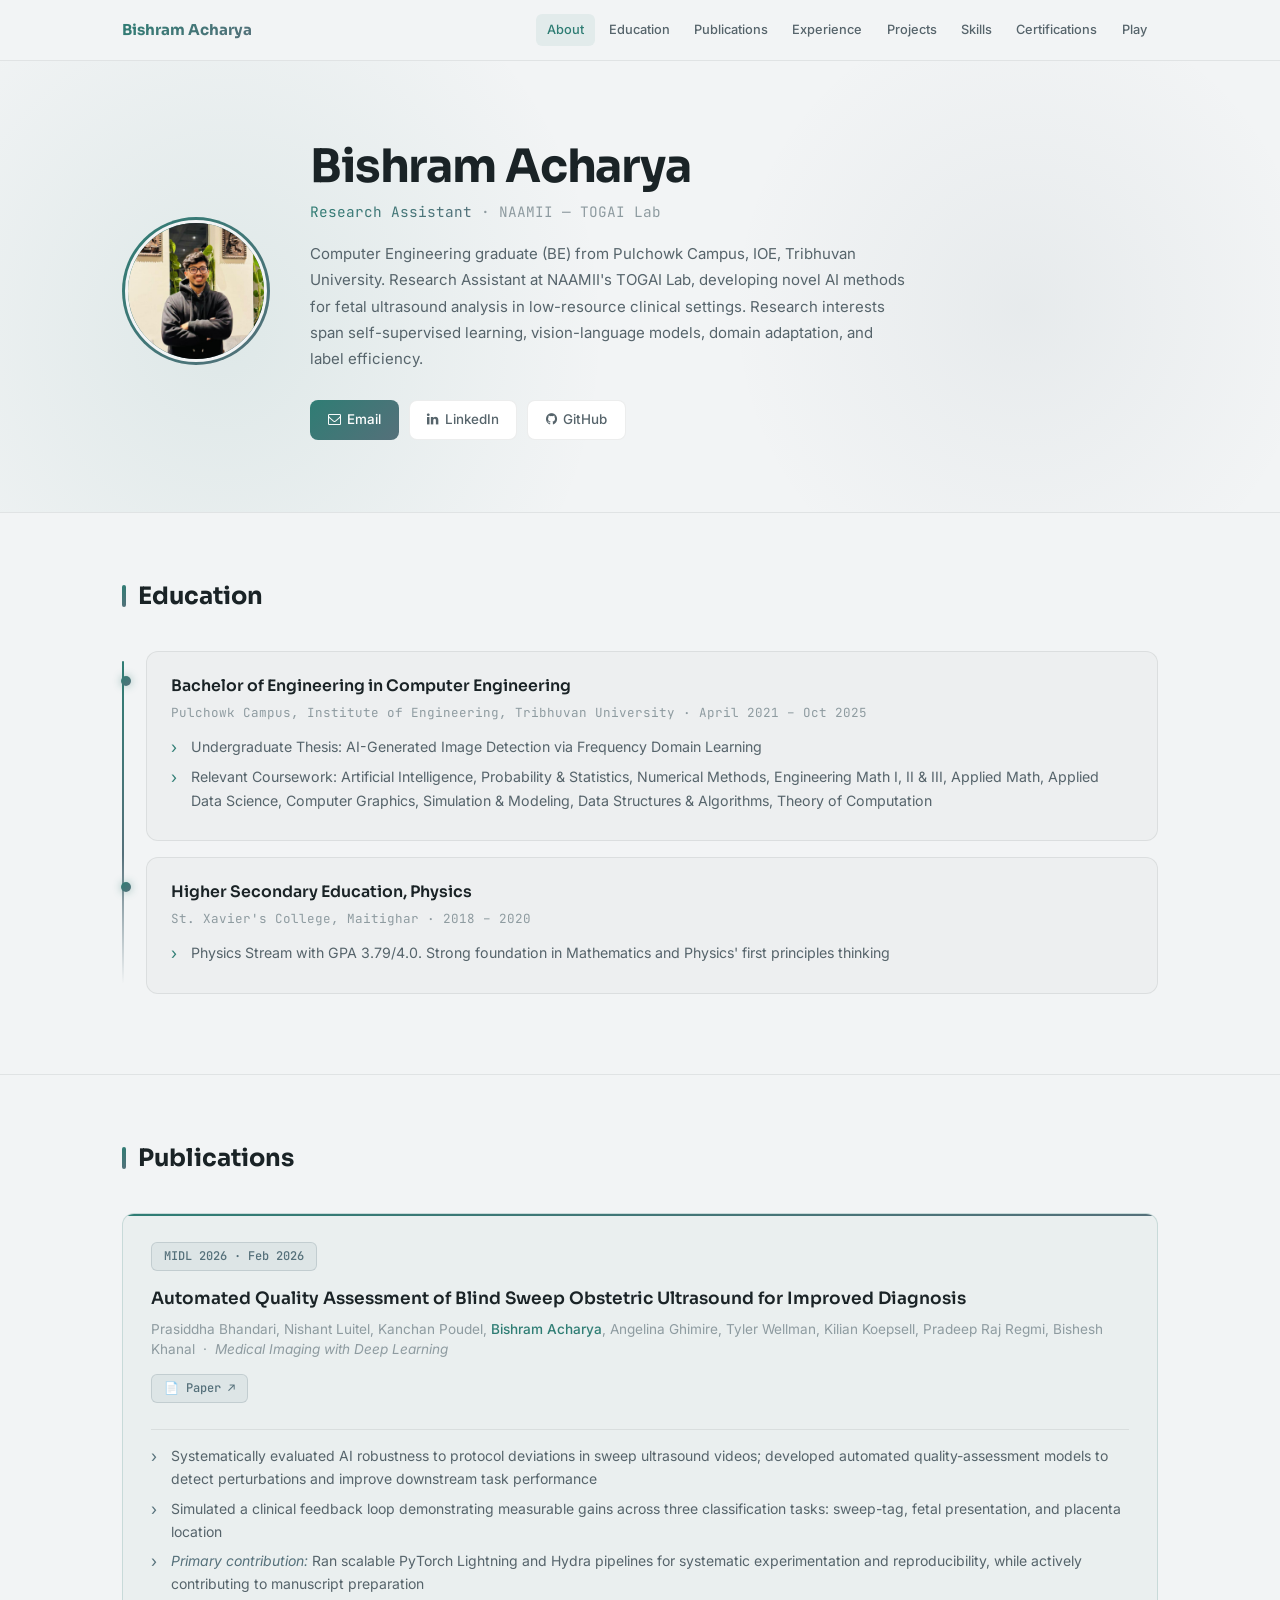
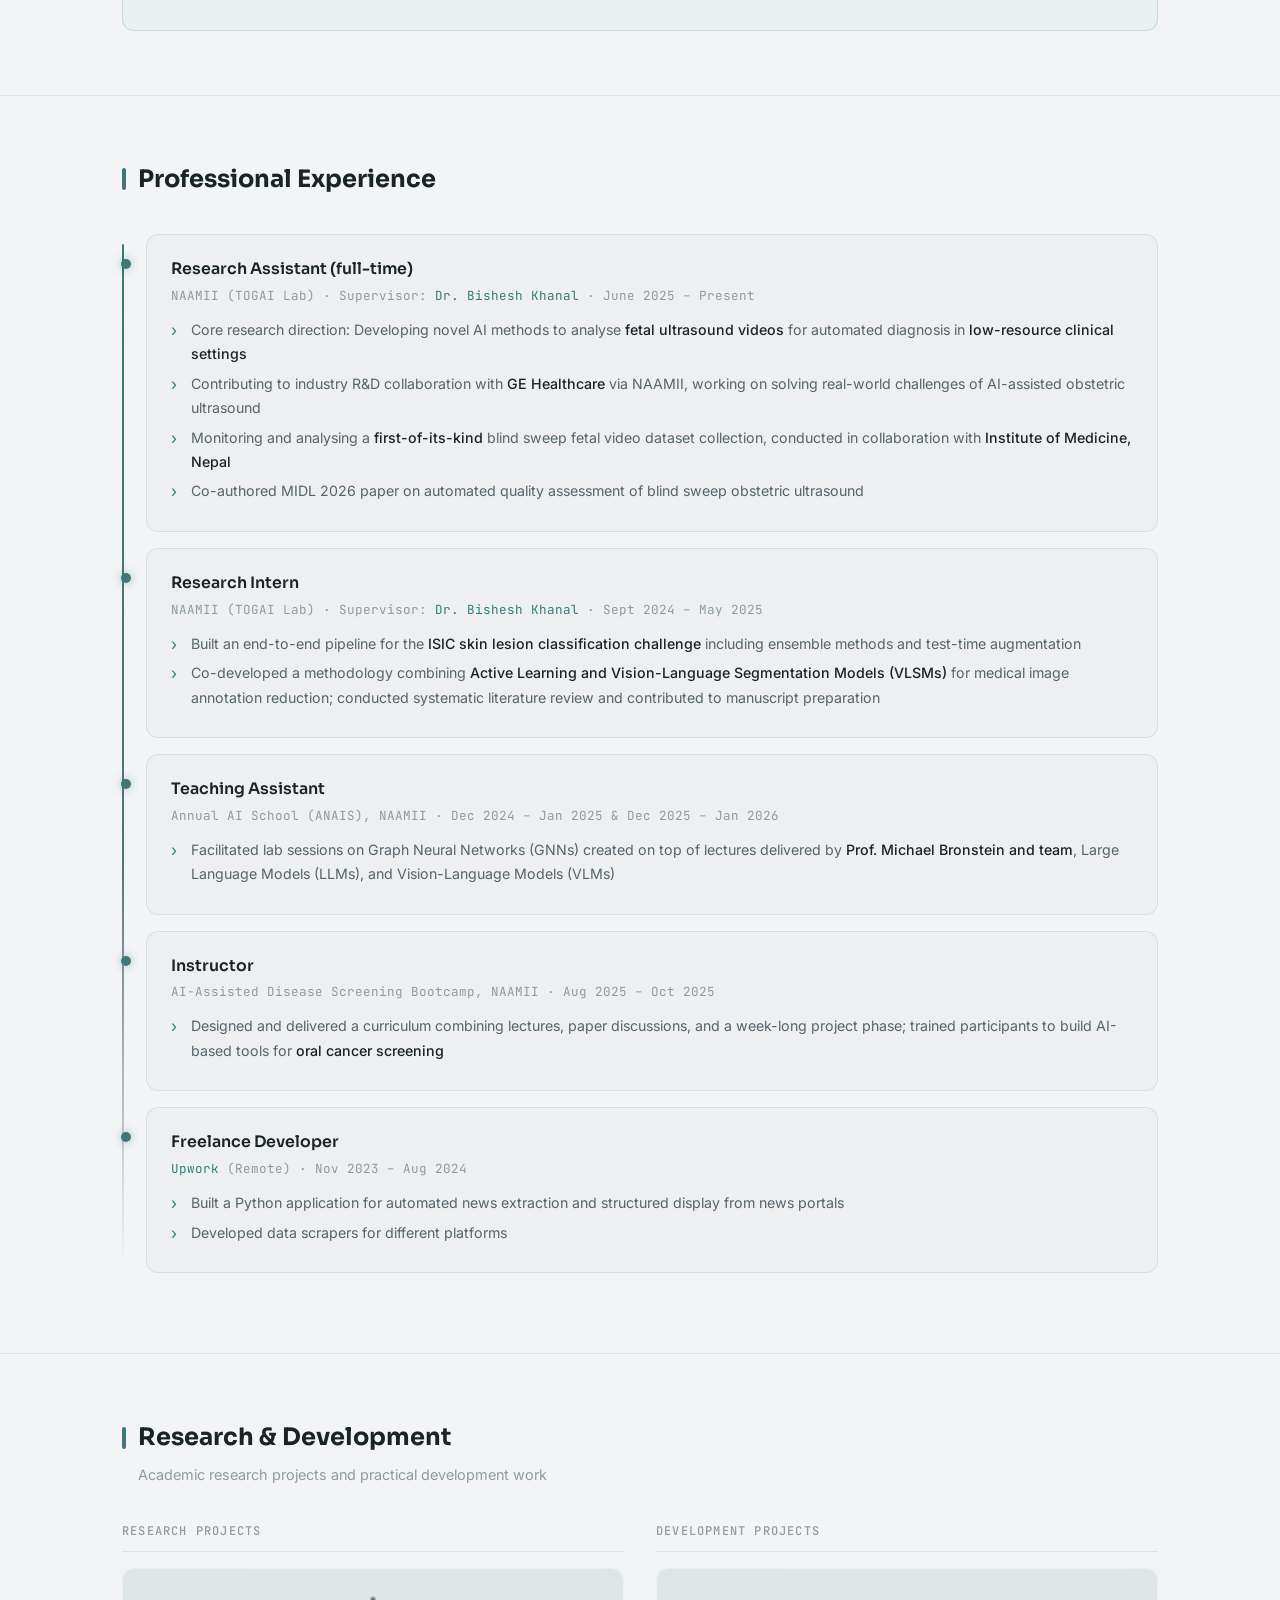
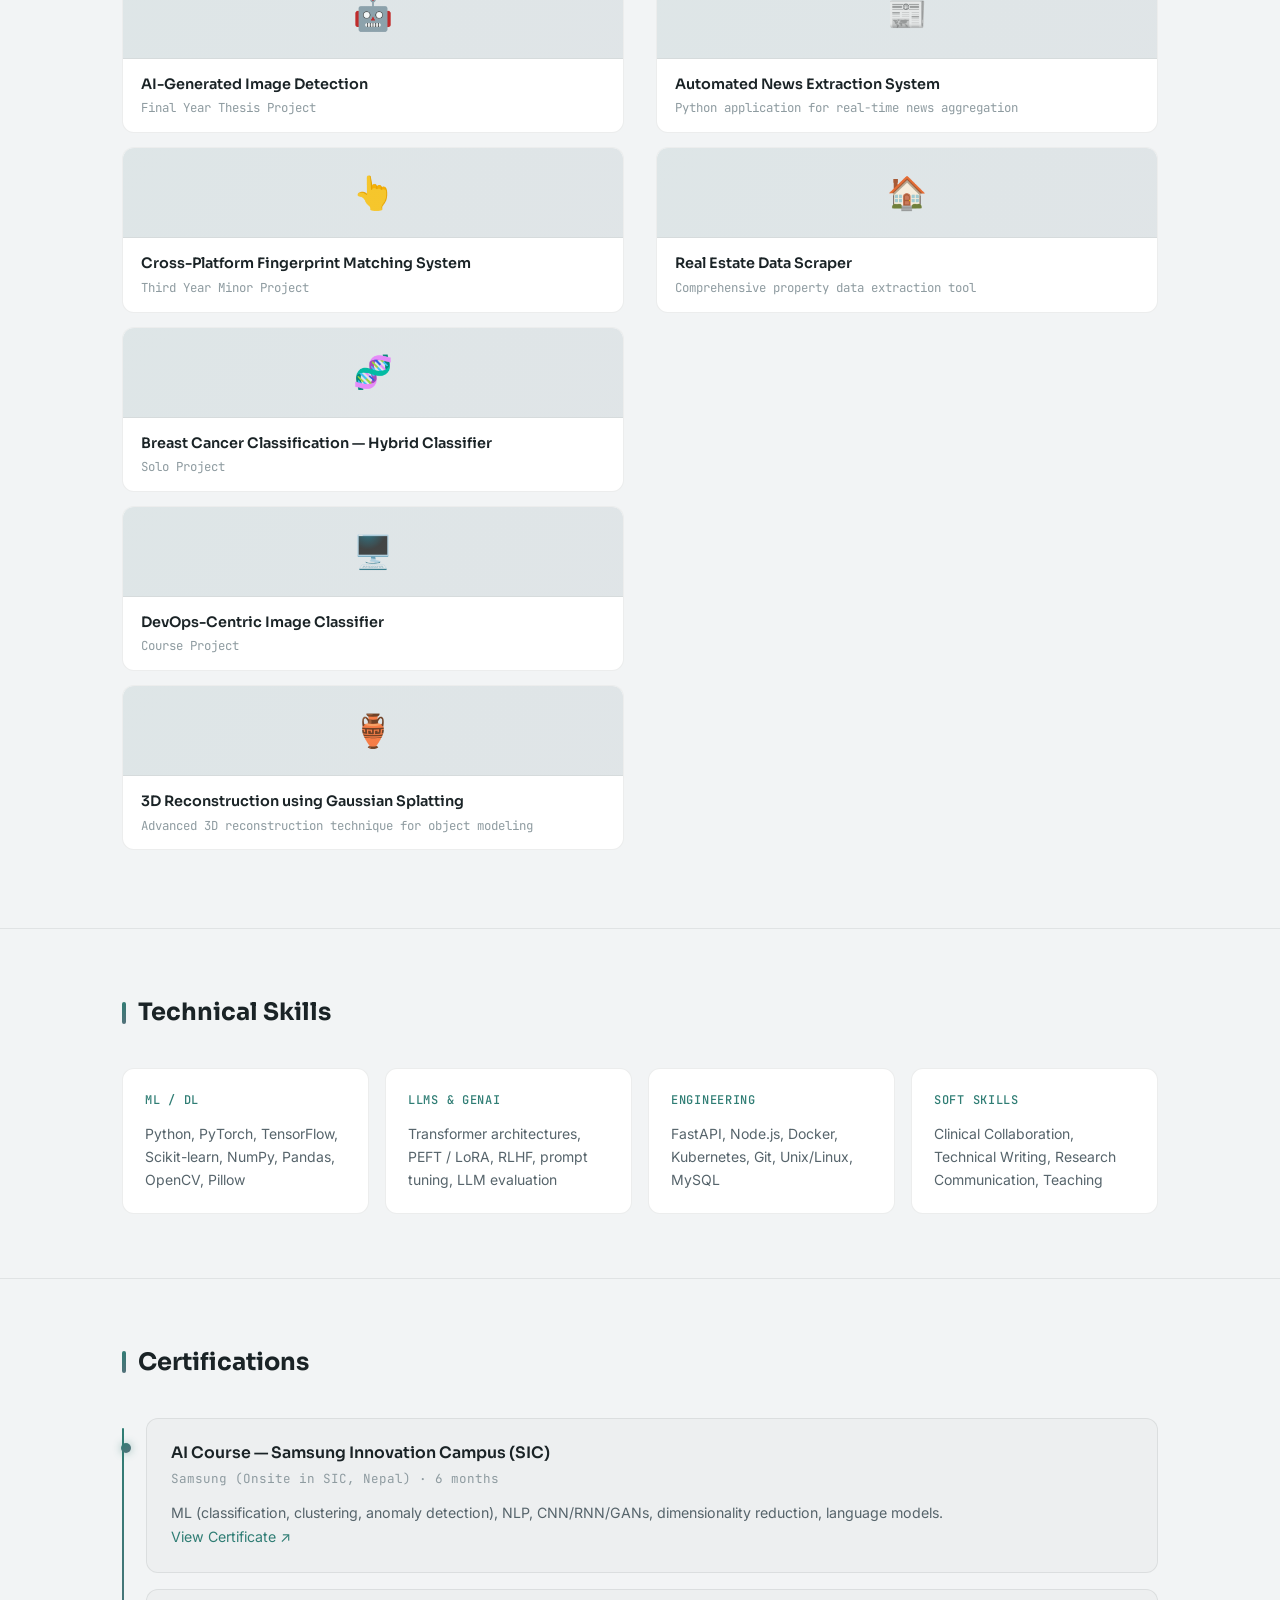
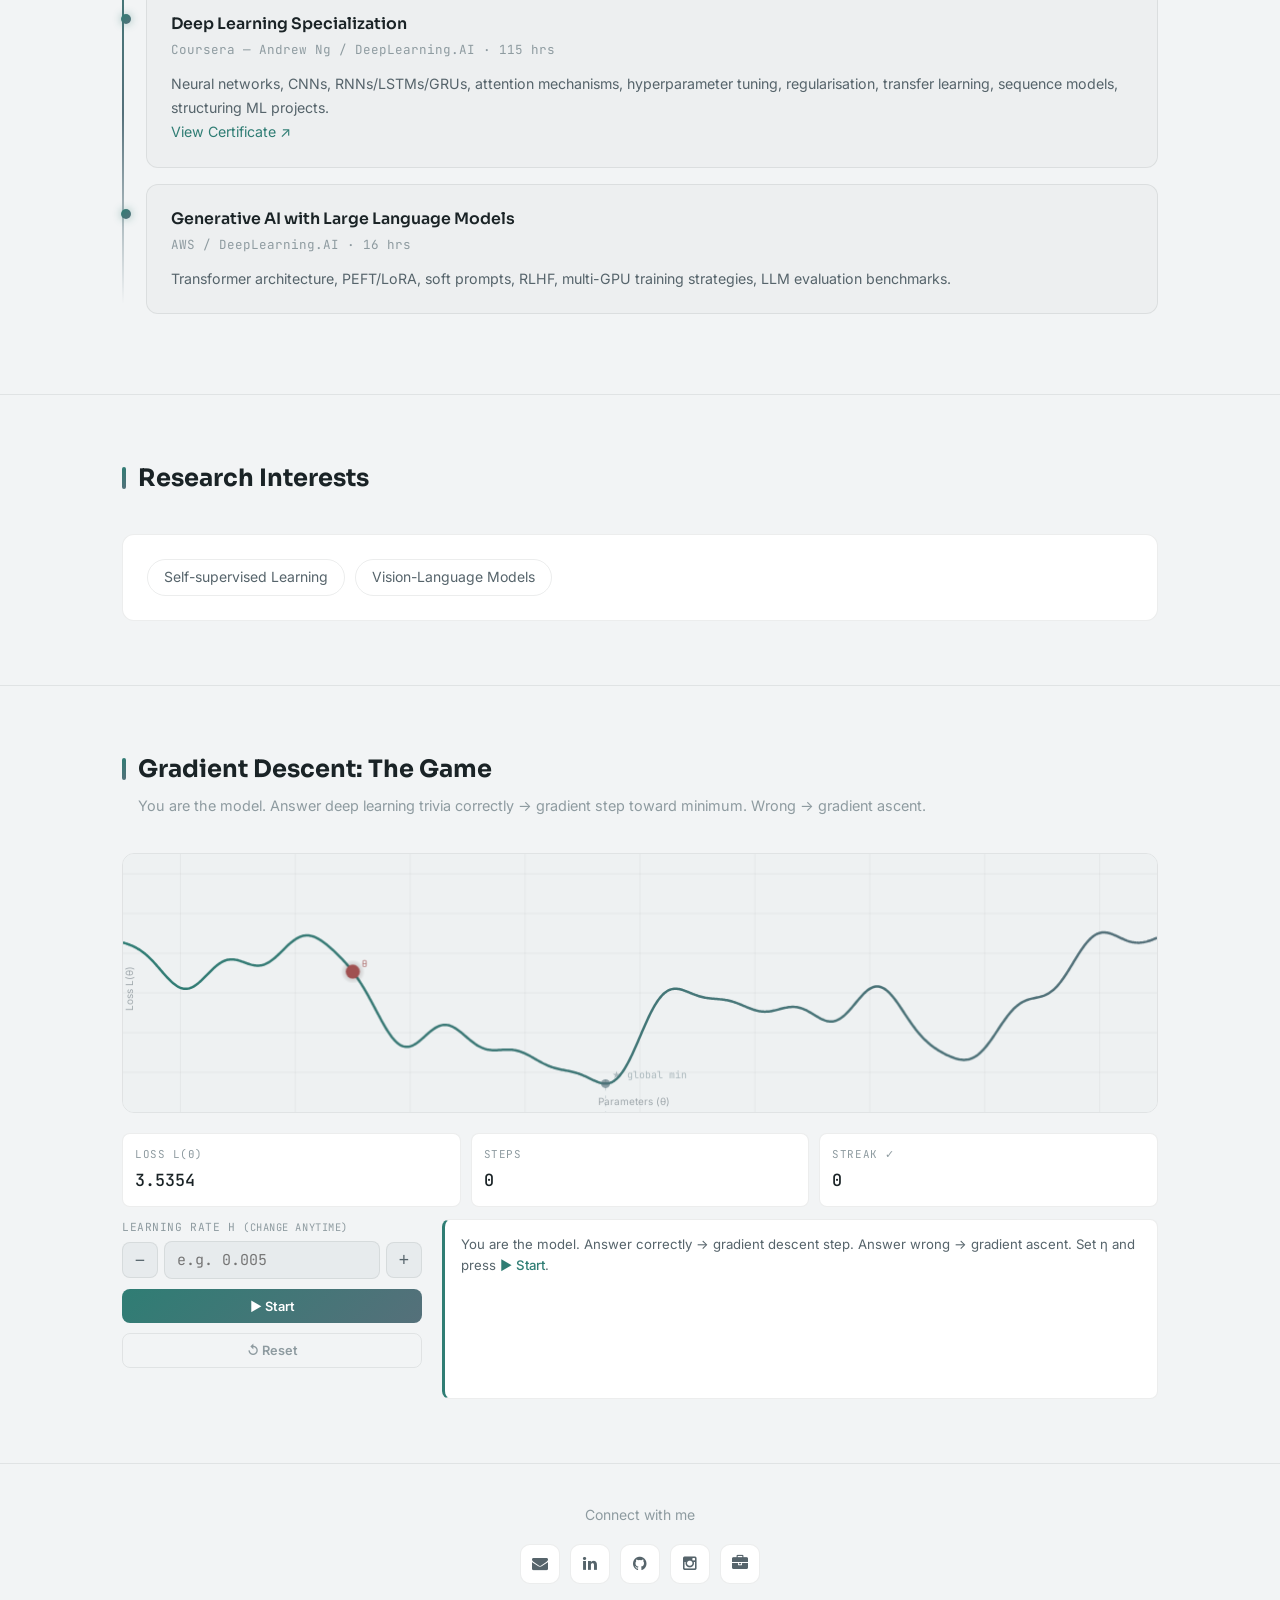
<file: index.html>
<!DOCTYPE html>
<html lang="en">
<head>
    <title>Bishram Acharya</title>
    <meta charset="utf-8" />
    <meta name="viewport" content="width=device-width, initial-scale=1">
    <meta name="description" content="Bishram Acharya — Research Assistant at NAAMII TOGAI Lab, working on AI for medical imaging">
    <meta name="author" content="Bishram Acharya">
    <link rel="stylesheet" href="css/font-awesome.min.css" />
    <link rel="shortcut icon" href="img/favicon.png" />
    <link href='https://fonts.googleapis.com/css2?family=Sora:wght@300;400;500;600;700&family=Inter:wght@300;400;500&family=JetBrains+Mono:wght@400;500&display=swap' rel='stylesheet'>
    <style>
        :root {
            --bg:       #f2f4f5;
            --bg-2:     #ffffff;
            --bg-3:     #e7ebed;
            --border:   rgba(23,32,35,0.08);
            --border-h: rgba(23,32,35,0.20);
            --text-1:   #1a2326;
            --text-2:   #56646b;
            --text-3:   #8e9ba0;
            --accent:   #2f7d74;
            --accent-2: #55707a;
            --love:     #b85252;
            --grad:     linear-gradient(135deg, #2f7d74 0%, #55707a 100%);
            --radius:   12px;
        }

        * { margin: 0; padding: 0; box-sizing: border-box; }
        html { scroll-behavior: smooth; }

        body {
            font-family: 'Inter', -apple-system, BlinkMacSystemFont, sans-serif;
            background: var(--bg);
            color: var(--text-1);
            line-height: 1.6;
            font-weight: 400;
        }

        ::-webkit-scrollbar { width: 5px; }
        ::-webkit-scrollbar-track { background: var(--bg); }
        ::-webkit-scrollbar-thumb { background: var(--bg-3); border-radius: 3px; }
        ::-webkit-scrollbar-thumb:hover { background: var(--accent); }

        h1, h2, h3, h4, h5 {
            font-family: 'Sora', sans-serif;
            font-weight: 600;
            color: var(--text-1);
        }

        a { color: var(--accent); text-decoration: none; transition: color 0.2s; }
        a:hover { color: var(--accent-2); }
        strong { color: var(--text-1); font-weight: 500; }

        .container { max-width: 1100px; margin: 0 auto; padding: 0 2rem; }

        /* ── NAV ── */
        .main-nav {
            position: sticky;
            top: 0;
            z-index: 100;
            background: rgba(242,244,245,0.94);
            backdrop-filter: blur(14px);
            -webkit-backdrop-filter: blur(14px);
            border-bottom: 1px solid var(--border);
        }

        .nav-inner {
            display: flex;
            align-items: center;
            justify-content: space-between;
            padding: 0.875rem 0;
            gap: 1rem;
        }

        .nav-brand {
            font-family: 'Sora', sans-serif;
            font-weight: 700;
            font-size: 0.9375rem;
            background: var(--grad);
            -webkit-background-clip: text;
            -webkit-text-fill-color: transparent;
            background-clip: text;
            white-space: nowrap;
            flex-shrink: 0;
        }

        .navbar ul {
            display: flex;
            list-style: none;
            gap: 0.125rem;
            flex-wrap: wrap;
            justify-content: flex-end;
        }

        .navbar ul li a {
            font-size: 0.8rem;
            font-weight: 500;
            color: var(--text-2);
            padding: 0.375rem 0.7rem;
            border-radius: 6px;
            transition: all 0.2s;
            font-family: 'Inter', sans-serif;
            display: block;
        }

        .navbar ul li a:hover { color: var(--text-1); background: rgba(255,255,255,0.05); }
        .navbar ul li.active a { color: var(--accent); background: rgba(47,125,116,0.08); }

        /* ── HERO ── */
        .intro {
            padding: 5rem 0 4.5rem;
            position: relative;
            overflow: hidden;
        }

        .intro::before {
            content: '';
            position: absolute;
            top: -40%; left: -15%;
            width: 65%; height: 200%;
            background: radial-gradient(ellipse, rgba(47,125,116,0.1) 0%, transparent 65%);
            pointer-events: none;
        }

        .intro::after {
            content: '';
            position: absolute;
            bottom: -30%; right: -5%;
            width: 50%; height: 150%;
            background: radial-gradient(ellipse, rgba(85,112,122,0.07) 0%, transparent 65%);
            pointer-events: none;
        }

        .intro-content {
            display: grid;
            grid-template-columns: auto 1fr;
            gap: 2.5rem;
            align-items: center;
            position: relative;
            z-index: 1;
        }

        .intro-image-container {
            width: 148px; height: 148px;
            border-radius: 50%;
            padding: 3px;
            background: var(--grad);
            flex-shrink: 0;
        }

        .intro-image-inner {
            width: 100%; height: 100%;
            border-radius: 50%;
            overflow: hidden;
            border: 3px solid var(--bg);
        }

        .intro img { width: 100%; height: 100%; object-fit: cover; }

        .intro-text h1 {
            font-size: 2.875rem;
            font-weight: 700;
            line-height: 1.1;
            margin-bottom: 0.5rem;
            letter-spacing: -0.025em;
        }

        .intro-text .title {
            font-size: 0.9rem;
            color: var(--text-3);
            margin-bottom: 1.125rem;
            font-family: 'JetBrains Mono', monospace;
        }

        .intro-text .title span {
            background: var(--grad);
            -webkit-background-clip: text;
            -webkit-text-fill-color: transparent;
            background-clip: text;
        }

        .intro-text .description {
            font-size: 0.9375rem;
            line-height: 1.75;
            color: var(--text-2);
            max-width: 600px;
        }

        .intro-links {
            display: flex;
            gap: 0.625rem;
            margin-top: 1.75rem;
            flex-wrap: wrap;
        }

        .btn {
            display: inline-flex;
            align-items: center;
            gap: 0.4rem;
            padding: 0.5rem 1.1rem;
            border-radius: 8px;
            font-size: 0.8375rem;
            font-weight: 500;
            transition: all 0.2s;
            font-family: 'Inter', sans-serif;
            border: none;
            cursor: pointer;
        }

        .btn-primary {
            background: var(--grad);
            color: #fff !important;
            -webkit-text-fill-color: #fff !important;
        }
        .btn-primary:hover { opacity: 0.82; transform: translateY(-1px); color: #fff !important; -webkit-text-fill-color: #fff !important; }

        .btn-secondary {
            background: var(--bg-2);
            color: var(--text-2) !important;
            -webkit-text-fill-color: var(--text-2) !important;
            border: 1px solid var(--border);
        }
        .btn-secondary:hover {
            border-color: var(--border-h);
            color: var(--accent) !important;
            -webkit-text-fill-color: var(--accent) !important;
            background: rgba(47,125,116,0.06);
            transform: translateY(-1px);
        }

        /* ── SECTIONS ── */
        .section { padding: 4rem 0; border-top: 1px solid var(--border); }

        .section-header { margin-bottom: 2.25rem; }

        .section-header h2 {
            font-size: 1.5rem;
            font-weight: 700;
            display: flex;
            align-items: center;
            gap: 0.75rem;
        }

        .section-header h2::before {
            content: '';
            display: inline-block;
            width: 4px; height: 1.375rem;
            background: var(--grad);
            border-radius: 2px;
            flex-shrink: 0;
        }

        .section-header .subtitle {
            color: var(--text-3);
            font-size: 0.9rem;
            margin-top: 0.375rem;
            margin-left: calc(4px + 0.75rem);
        }

        /* ── TIMELINE ── */
        .timeline { position: relative; padding-left: 1.5rem; }

        .timeline::before {
            content: '';
            position: absolute;
            left: 0; top: 10px; bottom: 10px;
            width: 2px;
            background: linear-gradient(to bottom, #2f7d74, #55707a 60%, transparent);
            border-radius: 1px;
        }

        .timeline-item {
            position: relative;
            margin-bottom: 1rem;
            background: rgba(23,32,35,0.02);
            border: 1px solid var(--border);
            border-radius: var(--radius);
            padding: 1.375rem 1.5rem;
            transition: all 0.25s ease;
        }

        .timeline-item:hover {
            border-color: rgba(47,125,116,0.28);
            background: rgba(47,125,116,0.03);
            transform: translateX(4px);
        }

        .timeline-item::before {
            content: '';
            position: absolute;
            left: -1.625rem; top: 1.5rem;
            width: 10px; height: 10px;
            border-radius: 50%;
            background: var(--grad);
            box-shadow: 0 0 8px rgba(47,125,116,0.45);
        }

        .timeline-title {
            font-family: 'Sora', sans-serif;
            font-weight: 600;
            font-size: 0.9875rem;
            color: var(--text-1);
            margin-bottom: 0.2rem;
        }

        .timeline-meta {
            font-size: 0.7875rem;
            color: var(--text-3);
            margin-bottom: 0.75rem;
            font-family: 'JetBrains Mono', monospace;
        }

        .timeline-meta a { color: var(--accent); }
        .timeline-meta a:hover { color: var(--accent-2); }

        .timeline-description { font-size: 0.8875rem; color: var(--text-2); line-height: 1.7; }
        .timeline-description ul { list-style: none; padding: 0; }

        .timeline-description ul li {
            position: relative;
            padding-left: 1.25rem;
            margin-bottom: 0.35rem;
            color: var(--text-2);
            font-size: 0.8875rem;
        }

        .timeline-description ul li::before {
            content: '›';
            position: absolute;
            left: 0;
            color: var(--accent);
            font-size: 1rem;
            line-height: 1.5;
        }

        .timeline-description em { color: var(--accent-2); font-style: italic; }

        /* ── PUBLICATION ── */
        .pub-card {
            background: rgba(47,125,116,0.04);
            border: 1px solid rgba(47,125,116,0.18);
            border-radius: var(--radius);
            padding: 1.75rem;
            position: relative;
            overflow: hidden;
        }

        .pub-card::before {
            content: '';
            position: absolute;
            top: 0; left: 0; right: 0;
            height: 2px;
            background: var(--grad);
        }

        .pub-venue {
            display: inline-flex;
            align-items: center;
            gap: 0.5rem;
            background: rgba(85,112,122,0.08);
            color: var(--accent-2);
            border: 1px solid rgba(85,112,122,0.2);
            border-radius: 6px;
            padding: 0.25rem 0.75rem;
            font-size: 0.75rem;
            font-family: 'JetBrains Mono', monospace;
            font-weight: 500;
            margin-bottom: 1rem;
            width: fit-content;
        }

        .pub-title {
            font-family: 'Sora', sans-serif;
            font-size: 1.0625rem;
            font-weight: 600;
            color: var(--text-1);
            margin-bottom: 0.5rem;
            line-height: 1.4;
        }

        .pub-authors {
            font-size: 0.85rem;
            color: var(--text-3);
            margin-bottom: 0.875rem;
            line-height: 1.5;
        }

        .pub-authors strong { color: var(--accent); font-weight: 500; }

        .pub-link {
            display: inline-flex;
            align-items: center;
            gap: 0.3rem;
            background: rgba(85,112,122,0.08);
            border: 1px solid rgba(85,112,122,0.2);
            color: var(--accent-2);
            padding: 0.25rem 0.75rem;
            border-radius: 6px;
            font-size: 0.75rem;
            font-family: 'JetBrains Mono', monospace;
            font-weight: 500;
            margin-bottom: 0.875rem;
            width: fit-content;
            transition: all 0.2s;
        }
        .pub-link:hover { background: rgba(85,112,122,0.15); color: var(--accent-2); }

        .pub-bullets {
            list-style: none;
            padding: 0;
            margin-top: 0.75rem;
            border-top: 1px solid var(--border);
            padding-top: 0.875rem;
        }

        .pub-bullets li {
            position: relative;
            padding-left: 1.25rem;
            margin-bottom: 0.4rem;
            color: var(--text-2);
            font-size: 0.875rem;
            line-height: 1.65;
        }

        .pub-bullets li::before {
            content: '›';
            position: absolute;
            left: 0;
            color: var(--accent-2);
            font-size: 1rem;
            line-height: 1.5;
        }

        .pub-bullets em { color: var(--accent-2); font-style: italic; }

        /* ── PROJECTS ── */
        .projects-grid { display: grid; grid-template-columns: 1fr 1fr; gap: 2rem; }

        .project-category h3 {
            font-size: 0.75rem;
            font-family: 'JetBrains Mono', monospace;
            font-weight: 500;
            color: var(--text-3);
            text-transform: uppercase;
            letter-spacing: 0.1em;
            margin-bottom: 1rem;
            padding-bottom: 0.625rem;
            border-bottom: 1px solid var(--border);
        }

        .project-card {
            background: var(--bg-2);
            border: 1px solid var(--border);
            border-radius: var(--radius);
            overflow: hidden;
            transition: all 0.25s ease;
            margin-bottom: 0.875rem;
            cursor: default;
            position: relative;
        }

        .project-card[onclick] { cursor: pointer; }

        .project-card:hover {
            border-color: rgba(47,125,116,0.32);
            box-shadow: 0 8px 32px rgba(0,0,0,0.4);
            transform: translateY(-2px);
        }

        .project-thumbnail {
            height: 90px;
            display: flex;
            align-items: center;
            justify-content: center;
            font-size: 2rem;
            background: var(--bg-3);
            border-bottom: 1px solid var(--border);
            position: relative;
            overflow: hidden;
        }

        .project-thumbnail::after {
            content: '';
            position: absolute;
            inset: 0;
            background: var(--grad);
            opacity: 0.05;
        }

        .project-content { padding: 0.875rem 1.125rem; }

        .project-title {
            font-family: 'Sora', sans-serif;
            font-size: 0.9rem;
            font-weight: 600;
            color: var(--text-1);
            margin-bottom: 0.15rem;
        }

        .project-summary {
            font-size: 0.775rem;
            color: var(--text-3);
            font-family: 'JetBrains Mono', monospace;
        }

        .project-details {
            position: absolute;
            inset: 0;
            background: rgba(17,24,26,0.97);
            padding: 1.25rem;
            opacity: 0;
            transform: translateY(6px);
            transition: all 0.25s ease;
            display: flex;
            flex-direction: column;
            justify-content: center;
            border: 1px solid rgba(47,125,116,0.28);
            border-radius: var(--radius);
        }

        .project-card:hover .project-details { opacity: 1; transform: translateY(0); }

        .project-details h4 { color: var(--text-1); font-size: 0.9rem; margin-bottom: 0.5rem; }

        .project-details p {
            color: var(--text-2);
            font-size: 0.8rem;
            line-height: 1.65;
            margin-bottom: 0.75rem;
        }

        .project-details p strong { color: var(--accent); }

        .project-tech { display: flex; flex-wrap: wrap; gap: 0.3rem; margin-top: auto; }

        .tech-tag {
            background: rgba(47,125,116,0.1);
            color: var(--accent);
            border: 1px solid rgba(47,125,116,0.18);
            padding: 0.175rem 0.55rem;
            border-radius: 5px;
            font-size: 0.685rem;
            font-family: 'JetBrains Mono', monospace;
            font-weight: 500;
        }

        /* ── SKILLS ── */
        .skills-grid { display: grid; grid-template-columns: repeat(auto-fit, minmax(240px, 1fr)); gap: 1rem; }

        .skill-category {
            background: var(--bg-2);
            border: 1px solid var(--border);
            border-radius: var(--radius);
            padding: 1.375rem;
            transition: border-color 0.2s;
        }

        .skill-category:hover { border-color: rgba(47,125,116,0.25); }

        .skill-category h4 {
            font-family: 'JetBrains Mono', monospace;
            font-size: 0.75rem;
            font-weight: 500;
            color: var(--accent);
            text-transform: uppercase;
            letter-spacing: 0.06em;
            margin-bottom: 0.75rem;
        }

        .skill-category p { color: var(--text-2); font-size: 0.875rem; line-height: 1.65; }

        /* ── RESEARCH INTERESTS ── */
        .interests-cloud {
            display: flex;
            flex-wrap: wrap;
            gap: 0.625rem;
            padding: 1.5rem;
            background: var(--bg-2);
            border: 1px solid var(--border);
            border-radius: var(--radius);
        }

        .interest-tag {
            background: transparent;
            border: 1px solid var(--border);
            color: var(--text-2);
            padding: 0.4rem 1rem;
            border-radius: 999px;
            font-size: 0.875rem;
            transition: all 0.2s;
            cursor: default;
        }

        .interest-tag:hover {
            border-color: var(--accent);
            color: var(--accent);
            background: rgba(47,125,116,0.06);
        }

        /* ── GAME ── */
        .game-layout {
            display: flex;
            flex-direction: column;
            gap: 1.25rem;
        }

        #lossCanvas {
            border-radius: var(--radius);
            border: 1px solid var(--border);
            width: 100%;
            height: auto;
            display: block;
        }

        .game-panel {
            display: grid;
            grid-template-columns: 300px 1fr;
            gap: 0.75rem 1.25rem;
            align-items: start;
        }

        .game-stats-row {
            grid-column: 1 / -1;
            display: grid;
            grid-template-columns: 1fr 1fr 1fr;
            gap: 0.625rem;
        }

        .game-panel-controls {
            display: flex;
            flex-direction: column;
            gap: 0.625rem;
        }

        .stat-box {
            background: var(--bg-2);
            border: 1px solid var(--border);
            border-radius: 8px;
            padding: 0.75rem;
            display: flex;
            flex-direction: column;
            gap: 0.2rem;
        }

        .stat-label {
            font-size: 0.68rem;
            font-family: 'JetBrains Mono', monospace;
            color: var(--text-3);
            text-transform: uppercase;
            letter-spacing: 0.05em;
        }

        .stat-value {
            font-size: 1.05rem;
            font-family: 'JetBrains Mono', monospace;
            color: var(--text-1);
            font-weight: 500;
        }

        .game-inputs { display: flex; flex-direction: column; gap: 0.625rem; }

        .input-group { display: flex; flex-direction: column; gap: 0.3rem; }

        .input-label {
            font-size: 0.7rem;
            font-family: 'JetBrains Mono', monospace;
            color: var(--text-3);
            text-transform: uppercase;
            letter-spacing: 0.05em;
        }

        .game-input {
            background: var(--bg-3);
            border: 1px solid var(--border);
            border-radius: 8px;
            padding: 0.5rem 0.75rem;
            color: var(--text-1);
            font-size: 0.9375rem;
            font-family: 'JetBrains Mono', monospace;
            width: 100%;
            outline: none;
            transition: border-color 0.2s;
        }

        .game-input:focus { border-color: var(--accent); }
        .game-input.error { border-color: var(--love); box-shadow: 0 0 0 2px rgba(160,80,80,0.15); }

        .game-progress { display: flex; flex-direction: column; gap: 0.35rem; }

        .progress-track {
            height: 5px;
            background: var(--bg-3);
            border-radius: 3px;
            overflow: hidden;
        }

        .progress-fill {
            height: 100%;
            width: 0%;
            background: var(--grad);
            border-radius: 3px;
            transition: width 0.08s linear;
        }

        .progress-label {
            font-size: 0.68rem;
            font-family: 'JetBrains Mono', monospace;
            color: var(--text-3);
            text-align: right;
        }

        .game-btns { display: flex; gap: 0.5rem; }

        .game-action-btn {
            flex: 1;
            padding: 0.575rem 0.5rem;
            border-radius: 8px;
            font-size: 0.8rem;
            font-weight: 600;
            font-family: 'Inter', sans-serif;
            cursor: pointer;
            transition: all 0.2s;
            border: none;
            background: var(--grad);
            color: #fff;
        }

        .game-action-btn:hover { opacity: 0.84; transform: translateY(-1px); }

        .game-action-btn.secondary {
            background: var(--bg-3);
            color: var(--text-1);
            border: 1px solid var(--border);
        }

        .game-action-btn.secondary:hover { border-color: var(--border-h); color: var(--accent); }

        .game-action-btn.ghost {
            background: transparent;
            color: var(--text-3);
            border: 1px solid var(--border);
        }

        .game-action-btn.ghost:hover { color: var(--text-2); border-color: var(--border-h); }

        .game-message {
            background: var(--bg-2);
            border: 1px solid var(--border);
            border-left: 3px solid var(--accent);
            border-radius: 8px;
            padding: 0.875rem 1rem;
            font-size: 0.825rem;
            color: var(--text-2);
            line-height: 1.65;
            min-height: 180px;
            overflow-y: auto;
        }

        .game-message em { color: var(--accent); font-style: normal; font-weight: 500; }
        .game-message .win { color: var(--accent-2); font-weight: 500; }

        /* ── QUESTION / ANSWER ── */
        .question-text {
            font-size: 0.825rem;
            color: var(--text-1);
            line-height: 1.55;
            padding: 0.75rem 0.875rem;
            background: var(--bg-3);
            border-radius: 8px;
            border-left: 3px solid var(--accent);
            margin-bottom: 0.625rem;
        }

        .answer-grid {
            display: grid;
            grid-template-columns: 1fr 1fr;
            gap: 0.375rem;
        }

        .answer-btn {
            background: var(--bg-2);
            border: 1px solid var(--border);
            border-radius: 8px;
            padding: 0.5rem 0.5rem;
            color: var(--text-2);
            font-size: 0.775rem;
            font-family: 'Inter', sans-serif;
            cursor: pointer;
            transition: all 0.18s;
            text-align: left;
            line-height: 1.35;
        }

        .answer-btn:hover:not(:disabled) {
            border-color: var(--border-h);
            color: var(--text-1);
            background: rgba(47,125,116,0.06);
        }

        .answer-btn.correct {
            border-color: var(--accent-2) !important;
            background: rgba(85,112,122,0.12) !important;
            color: var(--accent-2) !important;
        }

        .answer-btn.wrong {
            border-color: var(--love) !important;
            background: rgba(160,80,80,0.12) !important;
            color: var(--love) !important;
        }

        .answer-btn:disabled { cursor: default; }

        .lr-input-row {
            display: flex;
            gap: 0.375rem;
            align-items: center;
        }

        .lr-input-row .game-input {
            flex: 1;
            min-width: 0;
            -moz-appearance: textfield;
        }

        .lr-input-row .game-input::-webkit-outer-spin-button,
        .lr-input-row .game-input::-webkit-inner-spin-button { -webkit-appearance: none; margin: 0; }

        .lr-step-btn {
            flex-shrink: 0;
            width: 36px;
            height: 36px;
            background: var(--bg-3);
            border: 1px solid var(--border);
            border-radius: 8px;
            color: var(--text-2);
            font-size: 1.1rem;
            cursor: pointer;
            transition: all 0.18s;
            display: flex;
            align-items: center;
            justify-content: center;
            line-height: 1;
        }

        .lr-step-btn:hover {
            border-color: var(--border-h);
            color: var(--accent);
            background: rgba(47,125,116,0.08);
        }

        .lr-step-btn:active { transform: scale(0.93); }

        /* ── FOOTER ── */
        footer {
            border-top: 1px solid var(--border);
            padding: 2.5rem 0;
            text-align: center;
        }

        footer p { color: var(--text-3); font-size: 0.875rem; margin-bottom: 1.125rem; }

        .social { display: flex; justify-content: center; gap: 0.625rem; }

        .social a {
            width: 40px; height: 40px;
            display: flex;
            align-items: center;
            justify-content: center;
            background: var(--bg-2);
            border: 1px solid var(--border);
            border-radius: 10px;
            color: var(--text-2) !important;
            -webkit-text-fill-color: var(--text-2) !important;
            font-size: 1rem;
            transition: all 0.2s;
        }

        .social a:hover {
            border-color: var(--accent);
            color: var(--accent) !important;
            -webkit-text-fill-color: var(--accent) !important;
            background: rgba(47,125,116,0.08);
            transform: translateY(-2px);
        }

        /* ── FADE IN ── */
        .fade-in {
            opacity: 0;
            transform: translateY(18px);
            transition: opacity 0.55s ease, transform 0.55s ease;
        }
        .fade-in.visible { opacity: 1; transform: translateY(0); }

        /* ── RESPONSIVE ── */
        @media (max-width: 768px) {
            .container { padding: 0 1rem; }
            .intro-content { grid-template-columns: 1fr; text-align: center; gap: 1.5rem; }
            .intro-image-container { margin: 0 auto; }
            .intro-links { justify-content: center; }
            .intro-text .description { margin: 0 auto; }
            .projects-grid { grid-template-columns: 1fr; }
            .game-panel { grid-template-columns: 1fr; }
            .nav-inner { flex-direction: column; gap: 0.625rem; padding: 0.75rem 0; }
            .navbar ul { justify-content: center; }
            .intro-text h1 { font-size: 2.125rem; }
            .section-header h2::before { display: none; }
        }
    </style>
</head>
<body>

    <!-- Navigation -->
    <div class="main-nav">
        <div class="container">
            <div class="nav-inner">
                <span class="nav-brand">Bishram Acharya</span>
                <nav class="navbar">
                    <ul>
                        <li class="active"><a href="#about">About</a></li>
                        <li><a href="#education">Education</a></li>
                        <li><a href="#publications">Publications</a></li>
                        <li><a href="#experience">Experience</a></li>
                        <li><a href="#projects">Projects</a></li>
                        <li><a href="#skills">Skills</a></li>
                        <li><a href="#certifications">Certifications</a></li>
                        <li><a href="#game">Play</a></li>
                    </ul>
                </nav>
            </div>
        </div>
    </div>

    <!-- Hero -->
    <section class="intro" id="about">
        <div class="container">
            <div class="intro-content">
                <div class="intro-image-container">
                    <div class="intro-image-inner">
                        <img src="img/bishram.png" alt="Bishram Acharya">
                    </div>
                </div>
                <div class="intro-text">
                    <h1>Bishram Acharya</h1>
                    <div class="title"><span>Research Assistant</span> · NAAMII — TOGAI Lab</div>
                    <div class="description">
                        Computer Engineering graduate (BE) from Pulchowk Campus, IOE, Tribhuvan University. Research Assistant at NAAMII's TOGAI Lab, developing novel AI methods for fetal ultrasound analysis in low-resource clinical settings. Research interests span self-supervised learning, vision-language models, domain adaptation, and label efficiency.
                    </div>
                    <div class="intro-links">
                        <a href="mailto:bisram019@gmail.com" class="btn btn-primary"><i class="fa fa-envelope-o"></i> Email</a>
                        <a href="https://www.linkedin.com/in/bishram-acharya/" target="_blank" class="btn btn-secondary"><i class="fa fa-linkedin"></i> LinkedIn</a>
                        <a href="https://github.com/bishram-acharya" target="_blank" class="btn btn-secondary"><i class="fa fa-github"></i> GitHub</a>
                    </div>
                </div>
            </div>
        </div>
    </section>

    <!-- Education -->
    <section class="section fade-in" id="education">
        <div class="container">
            <div class="section-header">
                <h2>Education</h2>
            </div>
            <div class="timeline">
                <div class="timeline-item">
                    <div class="timeline-title">Bachelor of Engineering in Computer Engineering</div>
                    <div class="timeline-meta">Pulchowk Campus, Institute of Engineering, Tribhuvan University · April 2021 – Oct 2025</div>
                    <div class="timeline-description">
                        <ul>
                            <li>Undergraduate Thesis: AI-Generated Image Detection via Frequency Domain Learning</li>
                            <li>Relevant Coursework: Artificial Intelligence, Probability &amp; Statistics, Numerical Methods, Engineering Math I, II &amp; III, Applied Math, Applied Data Science, Computer Graphics, Simulation &amp; Modeling, Data Structures &amp; Algorithms, Theory of Computation</li>
                        </ul>
                    </div>
                </div>
                <div class="timeline-item">
                    <div class="timeline-title">Higher Secondary Education, Physics</div>
                    <div class="timeline-meta">St. Xavier's College, Maitighar · 2018 – 2020</div>
                    <div class="timeline-description">
                        <ul>
                            <li>Physics Stream with GPA 3.79/4.0. Strong foundation in Mathematics and Physics' first principles thinking</li>
                        </ul>
                    </div>
                </div>
            </div>
        </div>
    </section>

    <!-- Publications -->
    <section class="section fade-in" id="publications">
        <div class="container">
            <div class="section-header">
                <h2>Publications</h2>
            </div>
            <div class="pub-card">
                <div class="pub-venue">MIDL 2026 · Feb 2026</div>
                <div class="pub-title">Automated Quality Assessment of Blind Sweep Obstetric Ultrasound for Improved Diagnosis</div>
                <div class="pub-authors">
                    Prasiddha Bhandari, Nishant Luitel, Kanchan Poudel, <strong>Bishram Acharya</strong>, Angelina Ghimire, Tyler Wellman, Kilian Koepsell, Pradeep Raj Regmi, Bishesh Khanal
                    &nbsp;·&nbsp; <span style="font-style:italic;">Medical Imaging with Deep Learning</span>
                </div>
                <a href="https://proceedings.mlr.press/v315/bhandari26a.html" target="_blank" class="pub-link">📄 Paper ↗</a>
                <ul class="pub-bullets">
                    <li>Systematically evaluated AI robustness to protocol deviations in sweep ultrasound videos; developed automated quality-assessment models to detect perturbations and improve downstream task performance</li>
                    <li>Simulated a clinical feedback loop demonstrating measurable gains across three classification tasks: sweep-tag, fetal presentation, and placenta location</li>
                    <li><em>Primary contribution:</em> Ran scalable PyTorch Lightning and Hydra pipelines for systematic experimentation and reproducibility, while actively contributing to manuscript preparation</li>
                </ul>
            </div>
        </div>
    </section>

    <!-- Experience -->
    <section class="section fade-in" id="experience">
        <div class="container">
            <div class="section-header">
                <h2>Professional Experience</h2>
            </div>
            <div class="timeline">

                <div class="timeline-item">
                    <div class="timeline-title">Research Assistant (full-time)</div>
                    <div class="timeline-meta">NAAMII (TOGAI Lab) · Supervisor: <a href="https://scholar.google.com/citations?user=ZfaUCG5h3xsC&hl=en">Dr. Bishesh Khanal</a> · June 2025 – Present</div>
                    <div class="timeline-description">
                        <ul>
                            <li>Core research direction: Developing novel AI methods to analyse <strong>fetal ultrasound videos</strong> for automated diagnosis in <strong>low-resource clinical settings</strong></li>
                            <li>Contributing to industry R&amp;D collaboration with <strong>GE Healthcare</strong> via NAAMII, working on solving real-world challenges of AI-assisted obstetric ultrasound</li>
                            <li>Monitoring and analysing a <strong>first-of-its-kind</strong> blind sweep fetal video dataset collection, conducted in collaboration with <strong>Institute of Medicine, Nepal</strong></li>
                            <li>Co-authored MIDL 2026 paper on automated quality assessment of blind sweep obstetric ultrasound</li>
                        </ul>
                    </div>
                </div>

                <div class="timeline-item">
                    <div class="timeline-title">Research Intern</div>
                    <div class="timeline-meta">NAAMII (TOGAI Lab) · Supervisor: <a href="https://scholar.google.com/citations?user=ZfaUCG5h3xsC&hl=en">Dr. Bishesh Khanal</a> · Sept 2024 – May 2025</div>
                    <div class="timeline-description">
                        <ul>
                            <li>Built an end-to-end pipeline for the <strong>ISIC skin lesion classification challenge</strong> including ensemble methods and test-time augmentation</li>
                            <li>Co-developed a methodology combining <strong>Active Learning and Vision-Language Segmentation Models (VLSMs)</strong> for medical image annotation reduction; conducted systematic literature review and contributed to manuscript preparation</li>
                        </ul>
                    </div>
                </div>

                <div class="timeline-item">
                    <div class="timeline-title">Teaching Assistant</div>
                    <div class="timeline-meta">Annual AI School (ANAIS), NAAMII · Dec 2024 – Jan 2025 &amp; Dec 2025 – Jan 2026</div>
                    <div class="timeline-description">
                        <ul>
                            <li>Facilitated lab sessions on Graph Neural Networks (GNNs) created on top of lectures delivered by <strong>Prof. Michael Bronstein and team</strong>, Large Language Models (LLMs), and Vision-Language Models (VLMs)</li>
                        </ul>
                    </div>
                </div>

                <div class="timeline-item">
                    <div class="timeline-title">Instructor</div>
                    <div class="timeline-meta">AI-Assisted Disease Screening Bootcamp, NAAMII · Aug 2025 – Oct 2025</div>
                    <div class="timeline-description">
                        <ul>
                            <li>Designed and delivered a curriculum combining lectures, paper discussions, and a week-long project phase; trained participants to build AI-based tools for <strong>oral cancer screening</strong></li>
                        </ul>
                    </div>
                </div>

                <div class="timeline-item">
                    <div class="timeline-title">Freelance Developer</div>
                    <div class="timeline-meta"><a href="https://www.upwork.com/freelancers/~01170c58105056f06c">Upwork</a> (Remote) · Nov 2023 – Aug 2024</div>
                    <div class="timeline-description">
                        <ul>
                            <li>Built a Python application for automated news extraction and structured display from news portals</li>
                            <li>Developed data scrapers for different platforms</li>
                        </ul>
                    </div>
                </div>

            </div>
        </div>
    </section>

    <!-- Projects -->
    <section class="section fade-in" id="projects">
        <div class="container">
            <div class="section-header">
                <h2>Research &amp; Development</h2>
                <div class="subtitle">Academic research projects and practical development work</div>
            </div>
            <div class="projects-grid">

                <div class="project-category">
                    <h3>Research Projects</h3>

                    <div class="project-card">
                        <div class="project-thumbnail">🤖</div>
                        <div class="project-content">
                            <div class="project-title">AI-Generated Image Detection</div>
                            <div class="project-summary">Final Year Thesis Project</div>
                        </div>
                        <div class="project-details">
                            <h4>AI-Generated Image Detection</h4>
                            <p>Implemented FreqNet deepfake detection model using convolutional layers in the frequency domain (fast Fourier transforms); investigated performance against CLIP — best model achieved <strong>AUC 0.97</strong>. Found critical failure modes when fusing frequency and spatial domain features. Evaluated across 10 datasets and 6 deepfake generation architectures.</p>
                            <div class="project-tech">
                                <span class="tech-tag">Python</span><span class="tech-tag">PyTorch</span><span class="tech-tag">NumPy</span><span class="tech-tag">OpenCV</span>
                            </div>
                        </div>
                    </div>

                    <div class="project-card">
                        <div class="project-thumbnail">👆</div>
                        <div class="project-content">
                            <div class="project-title">Cross-Platform Fingerprint Matching System</div>
                            <div class="project-summary">Third Year Minor Project</div>
                        </div>
                        <div class="project-details">
                            <h4>Cross-Platform Fingerprint Matching System</h4>
                            <p>Trained a Siamese network (VGG-16 + DenseNet) for cross-platform fingerprint verification; achieved <strong>89% accuracy</strong>.</p>
                            <div class="project-tech">
                                <span class="tech-tag">Python</span><span class="tech-tag">TensorFlow</span><span class="tech-tag">NumPy</span><span class="tech-tag">Pillow</span>
                            </div>
                        </div>
                    </div>

                    <div class="project-card" onclick="window.open('https://github.com/bishram-acharya/hybrid_classifier', '_blank')">
                        <div class="project-thumbnail">🧬</div>
                        <div class="project-content">
                            <div class="project-title">Breast Cancer Classification — Hybrid Classifier</div>
                            <div class="project-summary">Solo Project</div>
                        </div>
                        <div class="project-details">
                            <h4>Breast Cancer Classification — Hybrid Classifier</h4>
                            <p>Designed a custom hybrid architecture combining <strong>ViT, LBP, and EfficientNet</strong> for breast cancer classification.</p>
                            <div class="project-tech">
                                <span class="tech-tag">Python</span><span class="tech-tag">PyTorch</span><span class="tech-tag">Scikit-learn</span><span class="tech-tag">Pillow</span>
                            </div>
                        </div>
                    </div>

                    <div class="project-card">
                        <div class="project-thumbnail">🖥️</div>
                        <div class="project-content">
                            <div class="project-title">DevOps-Centric Image Classifier</div>
                            <div class="project-summary">Course Project</div>
                        </div>
                        <div class="project-details">
                            <h4>DevOps-Centric Image Classifier</h4>
                            <p>Built a full-stack image classification web app (ResNet backbone) with a Node.js frontend and FastAPI backend; containerised and orchestrated via <strong>Docker + Kubernetes</strong>.</p>
                            <div class="project-tech">
                                <span class="tech-tag">Python</span><span class="tech-tag">PyTorch</span><span class="tech-tag">FastAPI</span><span class="tech-tag">Node.js</span><span class="tech-tag">Docker</span><span class="tech-tag">Kubernetes</span>
                            </div>
                        </div>
                    </div>

                    <div class="project-card" onclick="window.open('https://superspl.at/view?id=2a469bad', '_blank')">
                        <div class="project-thumbnail">🏺</div>
                        <div class="project-content">
                            <div class="project-title">3D Reconstruction using Gaussian Splatting</div>
                            <div class="project-summary">Advanced 3D reconstruction technique for object modeling</div>
                        </div>
                        <div class="project-details">
                            <h4>3D Reconstruction using Gaussian Splatting</h4>
                            <p>Implemented state-of-the-art 3D reconstruction using Gaussian Splatting technique for high-quality vase modeling. Created interactive 3D visualization demonstrating advanced computer vision and 3D modeling capabilities.</p>
                            <div class="project-tech">
                                <span class="tech-tag">Computer Vision</span><span class="tech-tag">3D Reconstruction</span><span class="tech-tag">Gaussian Splatting</span>
                            </div>
                        </div>
                    </div>
                </div>

                <div class="project-category">
                    <h3>Development Projects</h3>

                    <div class="project-card">
                        <div class="project-thumbnail">📰</div>
                        <div class="project-content">
                            <div class="project-title">Automated News Extraction System</div>
                            <div class="project-summary">Python application for real-time news aggregation</div>
                        </div>
                        <div class="project-details">
                            <h4>Automated News Extraction System</h4>
                            <p>Built a comprehensive Python application for automatic news extraction and display from skynews.au. Features real-time data processing, content filtering, and user-friendly interface for news consumption.</p>
                            <div class="project-tech">
                                <span class="tech-tag">Python</span><span class="tech-tag">Web Scraping</span><span class="tech-tag">BeautifulSoup</span><span class="tech-tag">Automation</span>
                            </div>
                        </div>
                    </div>

                    <div class="project-card">
                        <div class="project-thumbnail">🏠</div>
                        <div class="project-content">
                            <div class="project-title">Real Estate Data Scraper</div>
                            <div class="project-summary">Comprehensive property data extraction tool</div>
                        </div>
                        <div class="project-details">
                            <h4>Real Estate Data Scraper</h4>
                            <p>Developed a robust data scraping solution for real estate websites. Implemented advanced parsing techniques, data validation, and export functionality for market analysis and research purposes.</p>
                            <div class="project-tech">
                                <span class="tech-tag">Python</span><span class="tech-tag">Data Mining</span><span class="tech-tag">Selenium</span><span class="tech-tag">Data Analysis</span>
                            </div>
                        </div>
                    </div>
                </div>

            </div>
        </div>
    </section>

    <!-- Skills -->
    <section class="section fade-in" id="skills">
        <div class="container">
            <div class="section-header">
                <h2>Technical Skills</h2>
            </div>
            <div class="skills-grid">
                <div class="skill-category">
                    <h4>ML / DL</h4>
                    <p>Python, PyTorch, TensorFlow, Scikit-learn, NumPy, Pandas, OpenCV, Pillow</p>
                </div>
                <div class="skill-category">
                    <h4>LLMs &amp; GenAI</h4>
                    <p>Transformer architectures, PEFT / LoRA, RLHF, prompt tuning, LLM evaluation</p>
                </div>
                <div class="skill-category">
                    <h4>Engineering</h4>
                    <p>FastAPI, Node.js, Docker, Kubernetes, Git, Unix/Linux, MySQL</p>
                </div>
                <div class="skill-category">
                    <h4>Soft Skills</h4>
                    <p>Clinical Collaboration, Technical Writing, Research Communication, Teaching</p>
                </div>
            </div>
        </div>
    </section>

    <!-- Certifications -->
    <section class="section fade-in" id="certifications">
        <div class="container">
            <div class="section-header">
                <h2>Certifications</h2>
            </div>
            <div class="timeline">
                <div class="timeline-item">
                    <div class="timeline-title">AI Course — Samsung Innovation Campus (SIC)</div>
                    <div class="timeline-meta">Samsung (Onsite in SIC, Nepal) · 6 months</div>
                    <div class="timeline-description">
                        ML (classification, clustering, anomaly detection), NLP, CNN/RNN/GANs, dimensionality reduction, language models.
                        <br><a href="https://raw.githubusercontent.com/bishram-acharya/Samsung-Innovation-Campus-Applied-Data-Science/refs/heads/main/cert.jpg" target="_blank">View Certificate ↗</a>
                    </div>
                </div>
                <div class="timeline-item">
                    <div class="timeline-title">Deep Learning Specialization</div>
                    <div class="timeline-meta">Coursera — Andrew Ng / DeepLearning.AI · 115 hrs</div>
                    <div class="timeline-description">
                        Neural networks, CNNs, RNNs/LSTMs/GRUs, attention mechanisms, hyperparameter tuning, regularisation, transfer learning, sequence models, structuring ML projects.
                        <br><a href="https://www.credly.com/badges/9262f133-db26-4428-baa8-0cf9e496a2a0/linked_in_profile" target="_blank">View Certificate ↗</a>
                    </div>
                </div>
                <div class="timeline-item">
                    <div class="timeline-title">Generative AI with Large Language Models</div>
                    <div class="timeline-meta">AWS / DeepLearning.AI · 16 hrs</div>
                    <div class="timeline-description">
                        Transformer architecture, PEFT/LoRA, soft prompts, RLHF, multi-GPU training strategies, LLM evaluation benchmarks.
                    </div>
                </div>
            </div>
        </div>
    </section>

    <!-- Research Interests -->
    <section class="section fade-in" id="research-interests">
        <div class="container">
            <div class="section-header">
                <h2>Research Interests</h2>
            </div>
            <div class="interests-cloud">
                <span class="interest-tag">Self-supervised Learning</span>
                <span class="interest-tag">Vision-Language Models</span>
            </div>
        </div>
    </section>

    <!-- Gradient Descent Game -->
    <section class="section fade-in" id="game">
        <div class="container">
            <div class="section-header">
                <h2>Gradient Descent: The Game</h2>
                <div class="subtitle">You are the model. Answer deep learning trivia correctly → gradient step toward minimum. Wrong → gradient ascent.</div>
            </div>
            <div class="game-layout">
                <canvas id="lossCanvas" height="260"></canvas>
                <div class="game-panel">
                    <div class="game-stats-row">
                        <div class="stat-box">
                            <span class="stat-label">Loss L(θ)</span>
                            <span class="stat-value" id="lossVal">—</span>
                        </div>
                        <div class="stat-box">
                            <span class="stat-label">Steps</span>
                            <span class="stat-value" id="stepsVal">0</span>
                        </div>
                        <div class="stat-box">
                            <span class="stat-label">Streak ✓</span>
                            <span class="stat-value" id="streakVal">0</span>
                        </div>
                    </div>

                    <div class="game-panel-controls">
                        <div class="input-group">
                            <label class="input-label" for="lrInput">Learning Rate η <span style="color:var(--text-3);font-size:0.65rem;">(change anytime)</span></label>
                            <div class="lr-input-row">
                                <button class="lr-step-btn" id="lrDown">−</button>
                                <input type="number" id="lrInput" class="game-input" placeholder="e.g. 0.005" min="0.0001" max="1" step="0.0001">
                                <button class="lr-step-btn" id="lrUp">+</button>
                            </div>
                        </div>
                        <div id="gameSetup">
                            <button class="game-action-btn" id="playBtn" style="width:100%">▶ Start</button>
                        </div>

                        <div id="questionArea" style="display:none">
                            <div class="question-text" id="questionText"></div>
                            <div class="answer-grid">
                                <button class="answer-btn" data-idx="0"></button>
                                <button class="answer-btn" data-idx="1"></button>
                                <button class="answer-btn" data-idx="2"></button>
                                <button class="answer-btn" data-idx="3"></button>
                            </div>
                        </div>

                        <button class="game-action-btn ghost" id="resetBtn" style="width:100%;">↺ Reset</button>
                    </div>

                    <div id="gameMessage" class="game-message">
                        You are the model. Answer correctly → gradient descent step. Answer wrong → gradient ascent. Set η and press <em>▶ Start</em>.
                    </div>
                </div>
            </div>
        </div>
    </section>

    <!-- Footer -->
    <footer>
        <div class="container">
            <p id="connect">Connect with me</p>
            <div class="social">
                <a href="mailto:bisram019@gmail.com" title="Email"><i class="fa fa-envelope"></i></a>
                <a href="https://www.linkedin.com/in/bishram-acharya/" title="LinkedIn" target="_blank"><i class="fa fa-linkedin"></i></a>
                <a href="https://github.com/bishram-acharya" title="GitHub" target="_blank"><i class="fa fa-github"></i></a>
                <a href="https://www.instagram.com/bisram._/?hl=en" title="Instagram" target="_blank"><i class="fa fa-instagram"></i></a>
                <a href="https://www.upwork.com/freelancers/~01170c58105056f06c" title="Upwork" target="_blank"><i class="fa fa-briefcase"></i></a>
            </div>
        </div>
    </footer>

    <script src="js/jquery.min.js"></script>
    <script src="js/site.js"></script>
    <script>
        // ── Scroll fade-in ──
        const observer = new IntersectionObserver((entries) => {
            entries.forEach(e => { if (e.isIntersecting) e.target.classList.add('visible'); });
        }, { threshold: 0.08 });
        document.querySelectorAll('.fade-in').forEach(el => observer.observe(el));

        // ── Active nav on scroll ──
        const sections = document.querySelectorAll('section[id]');
        const navLinks = document.querySelectorAll('.navbar a');
        window.addEventListener('scroll', () => {
            let current = '';
            sections.forEach(s => {
                if (window.scrollY >= s.offsetTop - 130) current = s.getAttribute('id');
            });
            navLinks.forEach(link => {
                link.parentElement.classList.remove('active');
                if (link.getAttribute('href') === '#' + current)
                    link.parentElement.classList.add('active');
            });
        });

        // ── Gradient Descent Game ──
        (function () {
            const canvas = document.getElementById('lossCanvas');
            if (!canvas) return;
            const ctx = canvas.getContext('2d');

            const H = 260;
            function resize() {
                const W = canvas.parentElement.offsetWidth;
                const dpr = window.devicePixelRatio || 1;
                canvas.width = W * dpr; canvas.height = H * dpr;
                canvas.style.width = W + 'px'; canvas.style.height = H + 'px';
                ctx.scale(dpr, dpr); draw();
            }

            const xMin = -4.5, xMax = 4.5, yLo = 0.0, yHi = 6.5;

            function L(x) {
                return 0.12*x*x + 0.9*Math.sin(1.6*x) + 0.55*Math.sin(3.8*x) + 0.28*Math.sin(6.5*x) + 0.14*Math.sin(10*x) + 1.9;
            }
            function dL(x) {
                return 0.24*x + 0.9*1.6*Math.cos(1.6*x) + 0.55*3.8*Math.cos(3.8*x) + 0.28*6.5*Math.cos(6.5*x) + 0.14*10*Math.cos(10*x);
            }

            let gMinX = 0, gMinY = Infinity;
            for (let xi = xMin; xi <= xMax; xi += 0.005) {
                const y = L(xi); if (y < gMinY) { gMinY = y; gMinX = xi; }
            }

            function cW() { return canvas.width / (window.devicePixelRatio || 1); }
            function cx(x) { return (x - xMin) / (xMax - xMin) * cW(); }
            function cy(y) { return H - (y - yLo) / (yHi - yLo) * H; }

            // ── Questions: weird & fun AI/tech facts ──
            const QUESTIONS = [
                { q: "The landmark paper 'Attention Is All You Need', which introduced the Transformer, was published in which year?",
                  opts: ["2014", "2015", "2016", "2017"], ans: 3,
                  why: "Published in 2017 by Vaswani et al. at Google. It revolutionised NLP and spawned GPT, BERT, and every LLM since." },
                { q: "ChatGPT became the fastest-ever app to reach 1 million users. How long did it take?",
                  opts: ["5 days", "2 weeks", "1 month", "3 months"], ans: 0,
                  why: "5 days after its Nov 2022 launch. Instagram took 2.5 months; TikTok took 9 months." },
                { q: "The word 'robot' comes from a 1921 Czech play. The original Czech word 'robota' means:",
                  opts: ["Metal man", "Mechanical servant", "Forced labour", "Iron mind"], ans: 2,
                  why: "Karel Čapek used 'robota' — meaning drudgery/forced labour. The play R.U.R. introduced robots to pop culture." },
                { q: "The game of Go has more legal board positions than atoms in the observable universe. Approximately how many positions?",
                  opts: ["10⁴⁰", "10⁸⁰", "10¹²⁰", "10¹⁷⁰"], ans: 3,
                  why: "~10¹⁷⁰ Go positions vs ~10⁸⁰ atoms in the universe. Chess has 'only' ~10⁴⁷. This is why AlphaGo was such a big deal." },
                { q: "The Mechanical Turk (1770) was a famous fake chess-playing 'automaton'. What did it actually hide inside?",
                  opts: ["Clockwork gears", "A trained parrot", "A human chess master", "Early punch cards"], ans: 2,
                  why: "It concealed a human chess master! It beat Napoleon and Ben Franklin. Amazon named their crowdsourcing platform after it." },
                { q: "Geoff Hinton left Google in 2023 partly to speak freely. What was his primary concern?",
                  opts: ["AI taking all coding jobs", "Existential risk from advanced AI", "Environmental cost of data centres", "AI bias in healthcare"], ans: 1,
                  why: "Hinton said he regrets his life's work and warned AI could pose an existential threat to humanity." },
                { q: "AlphaFold 2 (DeepMind) solved a problem that had stumped biologists for over 50 years. What was it?",
                  opts: ["Cancer early detection", "Protein structure prediction", "DNA sequencing speed", "Antibiotic resistance"], ans: 1,
                  why: "Protein structure prediction — determining a protein's 3D shape from its amino acid sequence, a 50-year 'grand challenge'." },
                { q: "The term 'Artificial Intelligence' was coined at a famous 1956 workshop. Who coined it?",
                  opts: ["Alan Turing", "Marvin Minsky", "John McCarthy", "Claude Shannon"], ans: 2,
                  why: "John McCarthy coined 'AI' for the 1956 Dartmouth Conference. Turing had proposed 'thinking machines' but didn't use this term." },
                { q: "A Google engineer was fired in 2022 after publicly claiming a company chatbot had become sentient. Which AI was it?",
                  opts: ["Bard", "LaMDA", "PaLM", "Gemini"], ans: 1,
                  why: "Blake Lemoine claimed LaMDA (Language Model for Dialogue Applications) was sentient. Google fired him for violating confidentiality." },
                { q: "DALL-E, OpenAI's image-generation AI, is named as a portmanteau of:",
                  opts: ["Two OpenAI founders", "Two Pixar movies", "Salvador Dalí and WALL-E", "Deep ALgorithm Learning Engine"], ans: 2,
                  why: "It blends surrealist painter Salvador Dalí and Pixar's beloved robot WALL-E." },
                { q: "Hinton, LeCun, and Bengio won the 2018 Turing Award for deep learning. What is the Turing Award nicknamed?",
                  opts: ["Nobel Prize of Mathematics", "Nobel Prize of Physics", "Nobel Prize of Computing", "Fields Medal of Engineering"], ans: 2,
                  why: "The $1M Turing Award is the highest honour in computer science — the 'Nobel Prize of Computing'." },
                { q: "Hubel & Wiesel won a Nobel Prize for discovering neurons in a cat's brain responding to edge orientations. This inspired:",
                  opts: ["Recurrent Neural Networks", "Convolutional Neural Networks", "Generative Adversarial Networks", "Transformers"], ans: 1,
                  why: "Their 1959 cat visual cortex experiments — finding cells responding to edge orientation — directly inspired LeCun's CNNs." },
                { q: "Before 'deep learning' was popularised, the field was dismissed for decades. What problem nearly killed it?",
                  opts: ["Too slow to train", "Vanishing gradients", "No internet data", "Copyright issues with data"], ans: 1,
                  why: "Vanishing gradients made deep networks untrainable — gradients shrank to near zero in early layers." },
                { q: "The word 'computer' until the mid-20th century referred to:",
                  opts: ["Early IBM machines", "Punch card readers", "People who performed calculations", "Vacuum tube circuits"], ans: 2,
                  why: "A 'computer' was a job title — mostly women who did mathematical calculations by hand for military and scientific projects." },
                { q: "AlphaGo's 'Move 37' in Game 2 vs Lee Sedol stunned commentators worldwide. Why was it so shocking?",
                  opts: ["It was technically illegal but accepted", "A human would play it with probability < 1 in 10,000", "It ended the game in a single move", "It was copied from a 200-year-old game record"], ans: 1,
                  why: "Move 37 was so counterintuitive it had a 1-in-10,000 chance of being played by a human — yet it proved to be decisive." },
                { q: "GPT-2 (2019) was controversially withheld from release by OpenAI. How many parameters did it have?",
                  opts: ["117M", "345M", "762M", "1.5B"], ans: 3,
                  why: "GPT-2 had 1.5B parameters — tiny by today's standards (GPT-4 is estimated at ~1.8T). OpenAI staged release citing misuse risks." },
                { q: "A human brain runs on ~20 watts. An NVIDIA A100 GPU (used for AI training) consumes approximately:",
                  opts: ["80W", "200W", "400W", "1,200W"], ans: 2,
                  why: "~400W per A100. Training GPT-3 used roughly 1,287 MWh total — enough to power ~120 US homes for a year." },
                { q: "The 'Bitter Lesson' (Rich Sutton, 2019) argues that long-term AI progress comes overwhelmingly from:",
                  opts: ["Better domain knowledge", "More annotated data", "Larger research teams", "General methods + more compute"], ans: 3,
                  why: "Sutton argues compute-scaled general methods always win over expert-engineered domain-specific approaches in the long run." },
                { q: "ImageNet, the dataset that sparked the deep learning revolution, contains approximately how many images?",
                  opts: ["1 million", "14 million", "100 million", "1 billion"], ans: 1,
                  why: "~14 million images across 21,841 categories. The annual ILSVRC competition used 1.2M of them and kicked off the deep learning era in 2012." },
                { q: "Before becoming an AI powerhouse worth trillions, NVIDIA was primarily known for making:",
                  opts: ["Scientific calculators", "Hard drives", "Graphics cards for PC gaming", "Server CPUs"], ans: 2,
                  why: "NVIDIA was founded in 1993 to make gaming GPUs. Jensen Huang reportedly worked at Denny's before co-founding it with $200 on a restaurant napkin." },
            ];

            // ── State ──
            let theta = xMin + 2.0, ballDisplayTheta = xMin + 2.0;
            let trail = [], lr = 0;
            const LR_SCALE = 100;
            let steps = 0, streak = 0, consecInMin = 0;
            let gameState = 'idle', currentQ = null, shuffledCorrect = -1;
            let recentQs = [], animRaf = null;

            function getNextQ() {
                let pool = QUESTIONS.map((_,i)=>i).filter(i=>!recentQs.includes(i));
                if (!pool.length) { recentQs=[]; pool=QUESTIONS.map((_,i)=>i); }
                const idx = pool[Math.floor(Math.random()*pool.length)];
                recentQs.push(idx); if (recentQs.length>6) recentQs.shift();
                return QUESTIONS[idx];
            }

            function showQuestion() {
                const q = getNextQ(); currentQ = q;
                const idx = [0,1,2,3];
                for (let i=3;i>0;i--){const j=Math.floor(Math.random()*(i+1));[idx[i],idx[j]]=[idx[j],idx[i]];}
                const shuffled = idx.map(i=>q.opts[i]);
                shuffledCorrect = idx.indexOf(q.ans);
                document.getElementById('questionText').textContent = q.q;
                document.querySelectorAll('.answer-btn').forEach((btn,i)=>{
                    btn.textContent=shuffled[i]; btn.disabled=false; btn.className='answer-btn';
                });
                gameState = 'running';
            }

            function animateBall(from, to, onDone) {
                const DUR=550, t0=performance.now();
                if(animRaf) cancelAnimationFrame(animRaf);
                function frame(now){
                    const t=Math.min((now-t0)/DUR,1);
                    const e=t<0.5?2*t*t:1-Math.pow(-2*t+2,2)/2;
                    ballDisplayTheta=from+(to-from)*e; draw();
                    if(t<1){animRaf=requestAnimationFrame(frame);}
                    else{ballDisplayTheta=to;draw();if(onDone)onDone();}
                }
                animRaf=requestAnimationFrame(frame);
            }

            function handleAnswer(chosenIdx) {
                if (gameState !== 'running') return;
                gameState = 'feedback';
                const correct = chosenIdx === shuffledCorrect;
                document.querySelectorAll('.answer-btn').forEach((btn,i)=>{
                    btn.disabled=true;
                    if(i===shuffledCorrect) btn.classList.add('correct');
                    else if(i===chosenIdx && !correct) btn.classList.add('wrong');
                });
                const prev = theta;
                if (correct) { theta -= lr*LR_SCALE*dL(theta); streak++; }
                else         { theta += lr*LR_SCALE*dL(theta); streak=0; }
                theta = Math.max(xMin+0.05, Math.min(xMax-0.05, theta));
                trail.push(theta); if(trail.length>300) trail.shift();
                steps++;
                consecInMin = Math.abs(theta-gMinX)<0.25 ? consecInMin+1 : 0;
                const msg = document.getElementById('gameMessage');
                msg.innerHTML = correct
                    ? `<span class="win">✓ Correct!</span> ${currentQ.why}`
                    : `✗ Wrong. ${currentQ.why} Ball moves <em>away</em> from minimum.`;
                updateUI();
                animateBall(prev, theta, ()=>{
                    if (consecInMin>=3){
                        gameState='won';
                        document.getElementById('questionArea').style.display='none';
                        msg.innerHTML=`<span class="win">🎯 Converged!</span> Stayed at global minimum for 3 consecutive steps. ${steps} total steps, streak of ${streak}.`;
                        return;
                    }
                    setTimeout(()=>{ if(gameState==='feedback') showQuestion(); }, 750);
                });
            }

            function draw() {
                const W=cW(), dt=ballDisplayTheta;
                ctx.clearRect(0,0,W,H);
                ctx.fillStyle='#eef1f2'; ctx.fillRect(0,0,W,H);
                ctx.strokeStyle='rgba(23,32,35,0.04)'; ctx.lineWidth=1;
                for(let x=Math.ceil(xMin);x<=Math.floor(xMax);x++){ctx.beginPath();ctx.moveTo(cx(x),0);ctx.lineTo(cx(x),H);ctx.stroke();}
                for(let y=1;y<=6;y++){ctx.beginPath();ctx.moveTo(0,cy(y));ctx.lineTo(W,cy(y));ctx.stroke();}
                ctx.save(); ctx.beginPath(); ctx.rect(0,0,W,H); ctx.clip();
                ctx.setLineDash([3,5]); ctx.strokeStyle='rgba(85,112,122,0.22)'; ctx.lineWidth=1;
                ctx.beginPath(); ctx.moveTo(cx(gMinX),cy(gMinY)-4); ctx.lineTo(cx(gMinX),H); ctx.stroke();
                ctx.setLineDash([]);
                if(trail.length>1){
                    ctx.beginPath(); ctx.strokeStyle='rgba(47,125,116,0.25)'; ctx.lineWidth=1.5;
                    let ft=true;
                    trail.forEach(t=>{ft?ctx.moveTo(cx(t),cy(L(t))):ctx.lineTo(cx(t),cy(L(t)));ft=false;});
                    ctx.stroke();
                }
                const grad=ctx.createLinearGradient(0,0,W,0);
                grad.addColorStop(0,'#2f7d74'); grad.addColorStop(1,'#55707a');
                ctx.beginPath(); ctx.strokeStyle=grad; ctx.lineWidth=2.5;
                let first=true;
                for(let px=0;px<=W;px++){
                    const py=cy(L(xMin+(px/W)*(xMax-xMin)));
                    first?ctx.moveTo(px,py):ctx.lineTo(px,py); first=false;
                }
                ctx.stroke(); ctx.restore();
                ctx.beginPath(); ctx.arc(cx(gMinX),cy(gMinY),4.5,0,Math.PI*2);
                ctx.fillStyle='rgba(85,112,122,0.65)'; ctx.fill();
                const bx=cx(dt), by=cy(L(dt));
                if(by>-12&&by<H+12){
                    const glowR=Math.min(12+streak*1.5,26);
                    const glow=ctx.createRadialGradient(bx,by,0,bx,by,glowR);
                    glow.addColorStop(0,'rgba(160,80,80,0.38)'); glow.addColorStop(1,'transparent');
                    ctx.fillStyle=glow; ctx.beginPath(); ctx.arc(bx,by,glowR,0,Math.PI*2); ctx.fill();
                    ctx.beginPath(); ctx.arc(bx,by,6.5,0,Math.PI*2);
                    ctx.fillStyle='#a05050'; ctx.fill();
                    ctx.strokeStyle='rgba(160,80,80,0.75)'; ctx.lineWidth=1.5; ctx.stroke();
                }
                ctx.font='10px JetBrains Mono, monospace';
                ctx.fillStyle='rgba(85,112,122,0.42)';
                ctx.fillText('★ global min',cx(gMinX)+7,cy(gMinY)-5);
                if(by>12&&by<H-12){ctx.fillStyle='rgba(160,80,80,0.7)';ctx.fillText('θ',bx+9,by-5);}
                ctx.fillStyle='rgba(86,100,107,0.5)'; ctx.font='10px Inter, sans-serif';
                ctx.fillText('Parameters (θ)',W/2-42,H-7);
                ctx.save(); ctx.translate(10,H/2+28); ctx.rotate(-Math.PI/2);
                ctx.fillText('Loss L(θ)',0,0); ctx.restore();
            }

            function updateUI() {
                document.getElementById('lossVal').textContent   = L(theta).toFixed(4);
                document.getElementById('stepsVal').textContent  = steps;
                document.getElementById('streakVal').textContent = streak;
            }

            function start() {
                const inp=document.getElementById('lrInput');
                const val=parseFloat(inp.value);
                if(isNaN(val)||val<=0){inp.classList.add('error');return;}
                inp.classList.remove('error'); lr=val;
                document.getElementById('gameSetup').style.display='none';
                document.getElementById('questionArea').style.display='';
                showQuestion();
            }

            function reset() {
                if(animRaf){cancelAnimationFrame(animRaf);animRaf=null;}
                gameState='idle';
                theta=xMin+0.6+Math.random()*2.8; ballDisplayTheta=theta;
                trail=[]; steps=0; streak=0; consecInMin=0; recentQs=[];
                document.getElementById('gameSetup').style.display='';
                document.getElementById('questionArea').style.display='none';
                document.getElementById('gameMessage').innerHTML=
                    `You are the model. Answer correctly → gradient descent step. Answer wrong → gradient ascent. Set η and press <em>▶ Start</em>.`;
                draw(); updateUI();
            }

            document.getElementById('playBtn').addEventListener('click', start);
            document.getElementById('resetBtn').addEventListener('click', reset);
            document.getElementById('lrInput').addEventListener('input', () => {
                const val = parseFloat(document.getElementById('lrInput').value);
                if (!isNaN(val) && val > 0) { lr = val; document.getElementById('lrInput').classList.remove('error'); }
            });
            function lrStep(delta) {
                const inp = document.getElementById('lrInput');
                const cur = parseFloat(inp.value) || lr || 0.005;
                const next = Math.round(Math.max(0.0001, Math.min(1, cur + delta)) * 10000) / 10000;
                inp.value = next; lr = next;
                inp.classList.remove('error');
            }
            document.getElementById('lrUp').addEventListener('click',   () => lrStep(+0.001));
            document.getElementById('lrDown').addEventListener('click', () => lrStep(-0.001));
            document.querySelectorAll('.answer-btn').forEach(btn=>{
                btn.addEventListener('click',()=>handleAnswer(parseInt(btn.dataset.idx)));
            });

            window.addEventListener('resize', resize);
            resize(); draw(); updateUI();
        })();
    </script>
</body>
</html>
</file>
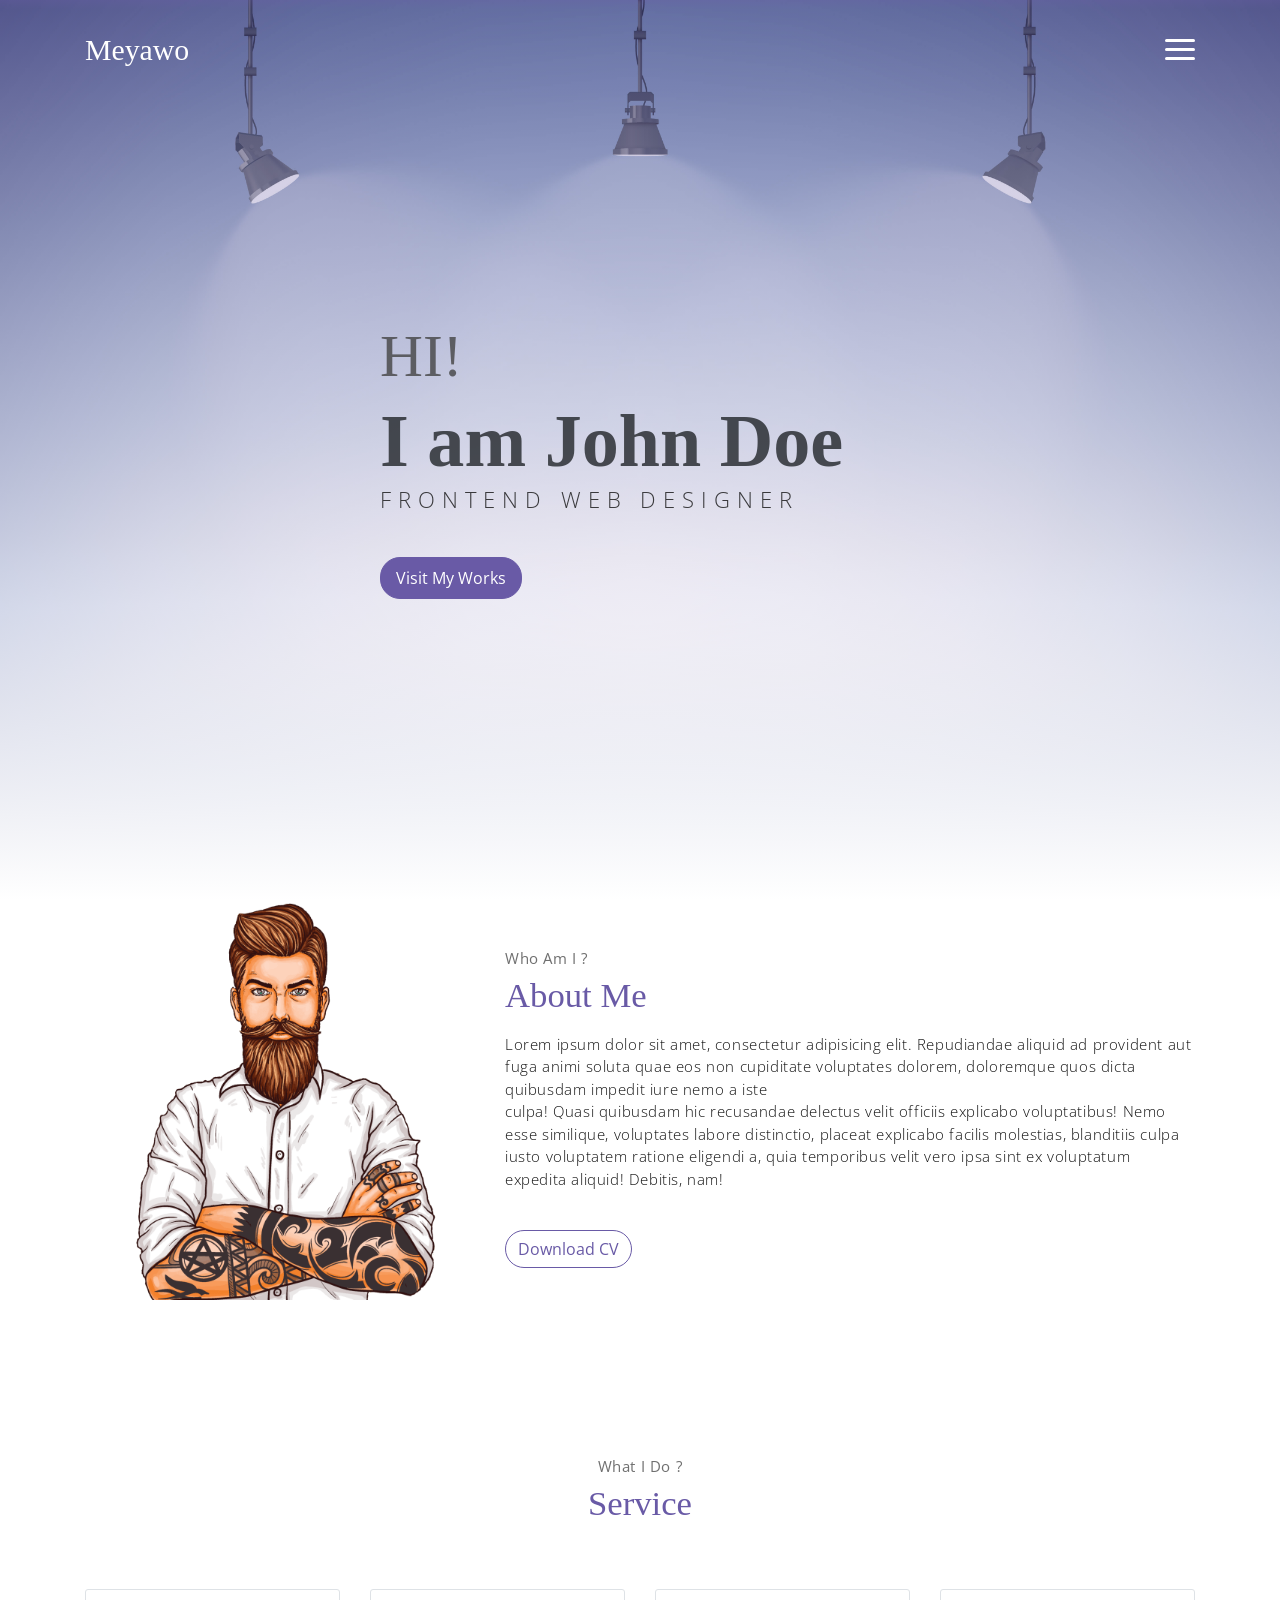
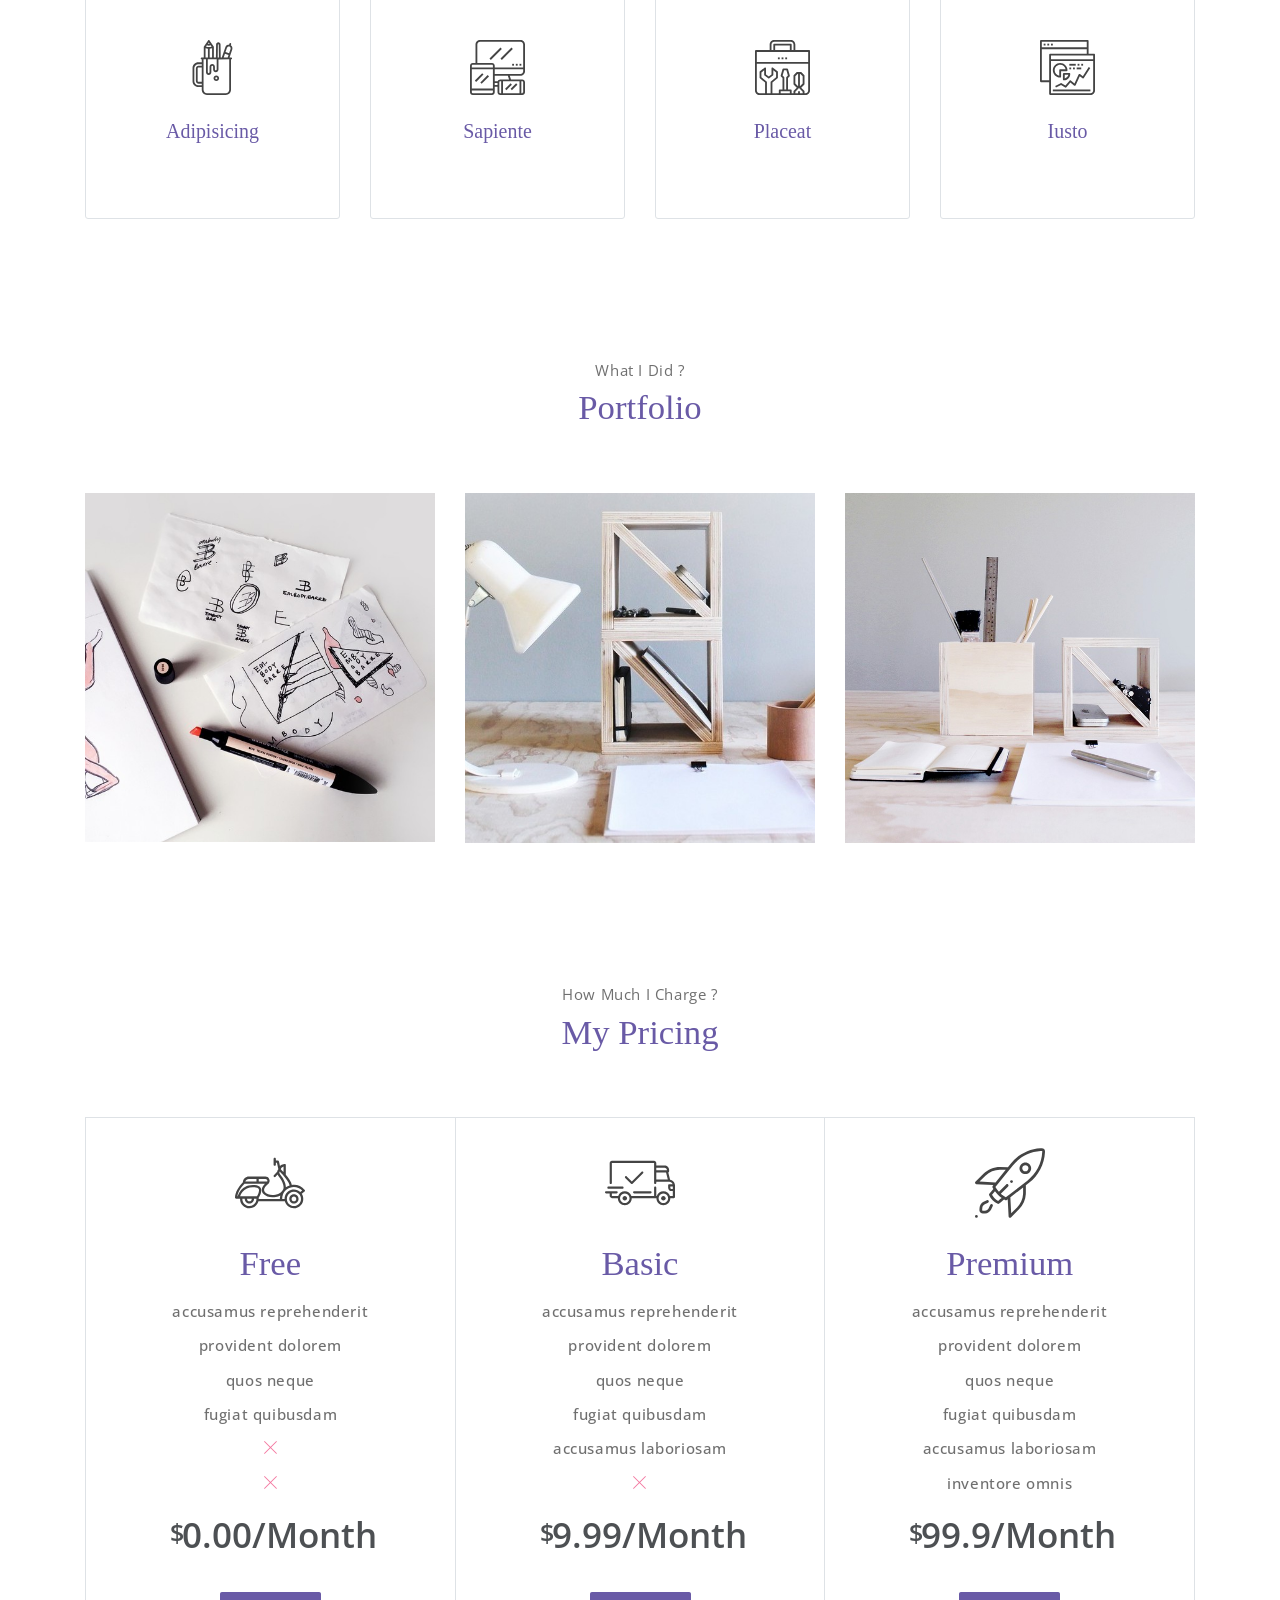
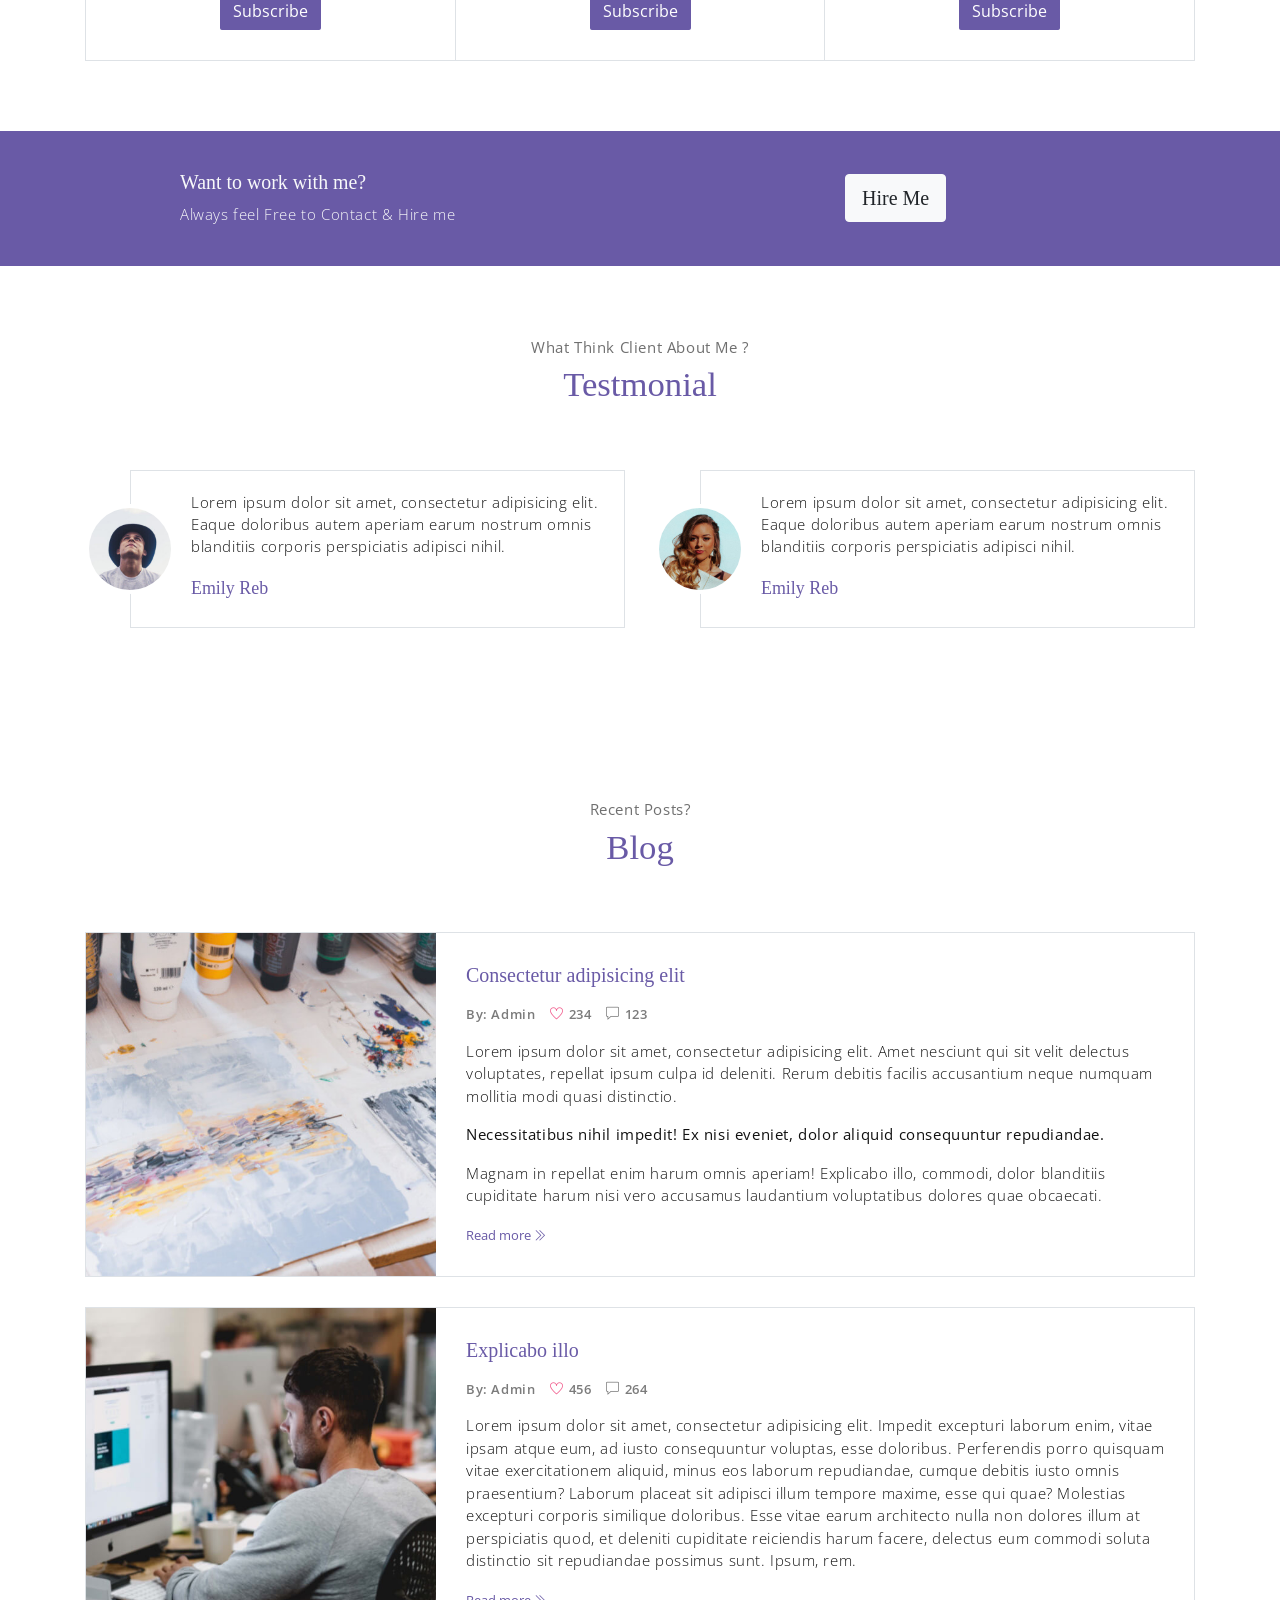
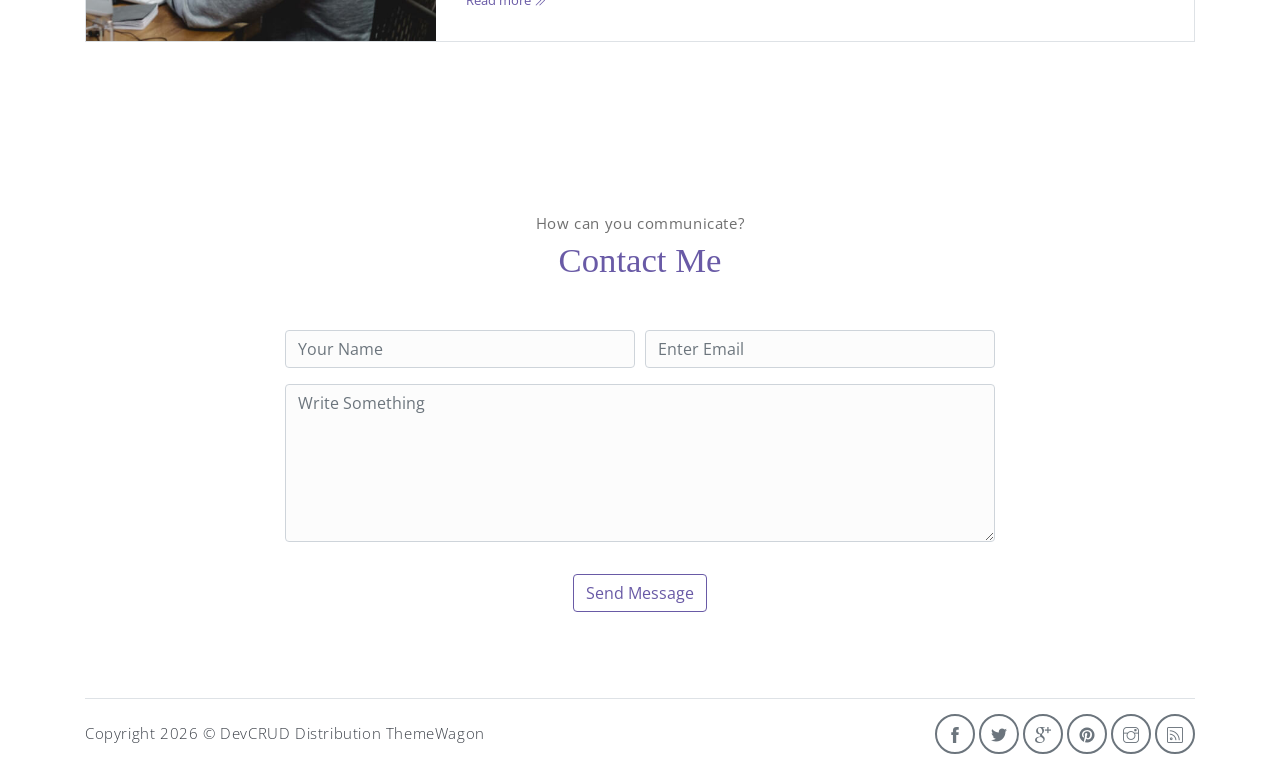
<file: portfolio/index.html>
<!DOCTYPE html>
<html lang="en">

<head>
    <meta charset="utf-8">
    <meta name="viewport" content="width=device-width, initial-scale=1, shrink-to-fit=no">
    <meta name="description" content="Start your development with Meyawo landing page.">
    <meta name="author" content="Devcrud">
    <title>Meyawo Landing page | Free Bootstrap 4.3.x landing page</title>
    <!-- font icons -->
    <link rel="stylesheet" href="assets/vendors/themify-icons/css/themify-icons.css">
    <!-- Bootstrap + Meyawo main styles -->
    <link rel="stylesheet" href="assets/css/meyawo.css">
</head>

<body data-spy="scroll" data-target=".navbar" data-offset="40" id="home">

    <!-- Page Navbar -->
    <nav class="custom-navbar" data-spy="affix" data-offset-top="20">
        <div class="container">
            <a class="logo" href="#">Meyawo</a>
            <ul class="nav">
                <li class="item">
                    <a class="link" href="#home">Home</a>
                </li>
                <li class="item">
                    <a class="link" href="#about">About</a>
                </li>
                <li class="item">
                    <a class="link" href="#portfolio">Portfolio</a>
                </li>
                <li class="item">
                    <a class="link" href="#testmonial">Testmonial</a>
                </li>
                <li class="item">
                    <a class="link" href="#blog">Blog</a>
                </li>
                <li class="item">
                    <a class="link" href="#contact">Contact</a>
                </li>
                <li class="item ml-md-3">
                    <a href="components.html" class="btn btn-primary">Components</a>
                </li>
            </ul>
            <a href="javascript:void(0)" id="nav-toggle" class="hamburger hamburger--elastic">
                <div class="hamburger-box">
                    <div class="hamburger-inner"></div>
                </div>
            </a>
        </div>
    </nav><!-- End of Page Navbar -->

    <!-- page header -->
    <header id="home" class="header">
        <div class="overlay"></div>
        <div class="header-content container">
            <h1 class="header-title">
                <span class="up">HI!</span>
                <span class="down">I am John Doe</span>
            </h1>
            <p class="header-subtitle">FRONTEND WEB DESIGNER</p>

            <button class="btn btn-primary">Visit My Works</button>
        </div>
    </header><!-- end of page header -->

    <!-- about section -->
    <section class="section pt-0" id="about">
        <!-- container -->
        <div class="container text-center">
            <!-- about wrapper -->
            <div class="about">
                <div class="about-img-holder">
                    <img src="assets/imgs/man.png" class="about-img"
                        alt="Download free bootstrap 4 landing page, free boootstrap 4 templates, Download free bootstrap 4.1 landing page, free boootstrap 4.1.1 templates, meyawo Landing page">
                </div>
                <div class="about-caption">
                    <p class="section-subtitle">Who Am I ?</p>
                    <h2 class="section-title mb-3">About Me</h2>
                    <p>
                        Lorem ipsum dolor sit amet, consectetur adipisicing elit. Repudiandae aliquid ad provident aut
                        fuga animi soluta quae eos non cupiditate voluptates dolorem, doloremque quos dicta quibusdam
                        impedit iure nemo a iste
                        <br>culpa! Quasi quibusdam hic recusandae delectus velit officiis explicabo voluptatibus! Nemo
                        esse similique, voluptates labore distinctio, placeat explicabo facilis molestias, blanditiis
                        culpa iusto voluptatem ratione eligendi a, quia temporibus velit vero ipsa sint ex voluptatum
                        expedita aliquid! Debitis, nam!
                    </p>
                    <button class="btn-rounded btn btn-outline-primary mt-4">Download CV</button>
                </div>
            </div><!-- end of about wrapper -->
        </div><!-- end of container -->
    </section> <!-- end of about section -->

    <!-- service section -->
    <section class="section" id="service">
        <div class="container text-center">
            <p class="section-subtitle">What I Do ?</p>
            <h6 class="section-title mb-6">Service</h6>
            <!-- row -->
            <div class="row">
                <div class="col-md-6 col-lg-3">
                    <div class="service-card">
                        <div class="body">
                            <img src="assets/imgs/pencil-case.svg"
                                alt="Download free bootstrap 4 landing page, free boootstrap 4 templates, Download free bootstrap 4.1 landing page, free boootstrap 4.1.1 templates, meyawo Landing page"
                                class="icon">
                            <h6 class="title">Adipisicing</h6>
                            <p class="subtitle">Labore velit culpa adipisci excepturi consequuntur itaque in nam
                                molestias dolorem iste quod.</p>
                        </div>
                    </div>
                </div>
                <div class="col-md-6 col-lg-3">
                    <div class="service-card">
                        <div class="body">
                            <img src="assets/imgs/responsive.svg"
                                alt="Download free bootstrap 4 landing page, free boootstrap 4 templates, Download free bootstrap 4.1 landing page, free boootstrap 4.1.1 templates, meyawo Landing page"
                                class="icon">
                            <h6 class="title">Sapiente</h6>
                            <p class="subtitle">Labore velit culpa adipisci excepturi consequuntur itaque in nam
                                molestias dolorem iste quod.</p>
                        </div>
                    </div>
                </div>
                <div class="col-md-6 col-lg-3">
                    <div class="service-card">
                        <div class="body">
                            <img src="assets/imgs/toolbox.svg"
                                alt="Download free bootstrap 4 landing page, free boootstrap 4 templates, Download free bootstrap 4.1 landing page, free boootstrap 4.1.1 templates, meyawo Landing page"
                                class="icon">
                            <h6 class="title">Placeat</h6>
                            <p class="subtitle">Labore velit culpa adipisci excepturi consequuntur itaque in nam
                                molestias dolorem iste quod.</p>
                        </div>
                    </div>
                </div>
                <div class="col-md-6 col-lg-3">
                    <div class="service-card">
                        <div class="body">
                            <img src="assets/imgs/analytics.svg"
                                alt="Download free bootstrap 4 landing page, free boootstrap 4 templates, Download free bootstrap 4.1 landing page, free boootstrap 4.1.1 templates, meyawo Landing page"
                                class="icon">
                            <h6 class="title">Iusto</h6>
                            <p class="subtitle">Labore velit culpa adipisci excepturi consequuntur itaque in nam
                                molestias dolorem iste quod.</p>
                        </div>
                    </div>
                </div>
            </div><!-- end of row -->
        </div>
    </section><!-- end of service section -->

    <!-- portfolio section -->
    <section class="section" id="portfolio">
        <div class="container text-center">
            <p class="section-subtitle">What I Did ?</p>
            <h6 class="section-title mb-6">Portfolio</h6>
            <!-- row -->
            <div class="row">
                <div class="col-md-4">
                    <a href="#" class="portfolio-card">
                        <img src="assets/imgs/folio-1.jpg" class="portfolio-card-img"
                            alt="Download free bootstrap 4 landing page, free boootstrap 4 templates, Download free bootstrap 4.1 landing page, free boootstrap 4.1.1 templates, meyawo Landing page">
                        <span class="portfolio-card-overlay">
                            <span class="portfolio-card-caption">
                                <h4>Web Designing</h5>
                                    <p class="font-weight-normal">Category: Web Templates</p>
                            </span>
                        </span>
                    </a>
                </div>
                <div class="col-md-4">
                    <a href="#" class="portfolio-card">
                        <img class="portfolio-card-img" src="assets/imgs/folio-2.jpg" class="img-responsive rounded"
                            alt="Download free bootstrap 4 landing page, free boootstrap 4 templates, Download free bootstrap 4.1 landing page, free boootstrap 4.1.1 templates, meyawo Landing page">
                        <span class="portfolio-card-overlay">
                            <span class="portfolio-card-caption">
                                <h4>Web Designing</h5>
                                    <p class="font-weight-normal">Category: Web Templates</p>
                            </span>
                        </span>
                    </a>
                </div>
                <div class="col-md-4">
                    <a href="#" class="portfolio-card">
                        <img class="portfolio-card-img" src="assets/imgs/folio-3.jpg" class="img-responsive rounded"
                            alt="Download free bootstrap 4 landing page, free boootstrap 4 templates, Download free bootstrap 4.1 landing page, free boootstrap 4.1.1 templates, meyawo Landing page">
                        <span class="portfolio-card-overlay">
                            <span class="portfolio-card-caption">
                                <h4>Web Designing</h5>
                                    <p class="font-weight-normal">Category: Web Templates</p>
                            </span>
                        </span>
                    </a>
                </div>
            </div><!-- end of row -->
        </div><!-- end of container -->
    </section> <!-- end of portfolio section -->

    <!-- pricing section -->
    <section class="section" id="pricing">
        <div class="container text-center">
            <p class="section-subtitle">How Much I Charge ?</p>
            <h6 class="section-title mb-6">My Pricing</h6>
            <!-- row -->
            <div class="pricing-wrapper">
                <div class="pricing-card">
                    <div class="pricing-card-header">
                        <img class="pricing-card-icon" src="assets/imgs/scooter.svg"
                            alt="Download free bootstrap 4 landing page, free boootstrap 4 templates, Download free bootstrap 4.1 landing page, free boootstrap 4.1.1 templates, meyawo Landing page">
                    </div>
                    <div class="pricing-card-body">
                        <h6 class="pricing-card-title">Free</h6>
                        <div class="pricing-card-list">
                            <p>accusamus reprehenderit</p>
                            <p>provident dolorem </p>
                            <p>quos neque</p>
                            <p>fugiat quibusdam</p>
                            <p><i class="ti-close"></i></p>
                            <p><i class="ti-close"></i></p>
                        </div>
                    </div>
                    <div class="pricing-card-footer">
                        <span>$</span>
                        <span>0.00/Month</span>
                    </div>
                    <a href="#" class="btn btn-primary mt-3 pricing-card-btn">Subscribe</a>
                </div>
                <div class="pricing-card">
                    <div class="pricing-card-header">
                        <img class="pricing-card-icon" src="assets/imgs/shipped.svg"
                            alt="Download free bootstrap 4 landing page, free boootstrap 4 templates, Download free bootstrap 4.1 landing page, free boootstrap 4.1.1 templates, meyawo Landing page">
                    </div>
                    <div class="pricing-card-body">
                        <h6 class="pricing-card-title">Basic</h6>
                        <div class="pricing-card-list">
                            <p>accusamus reprehenderit</p>
                            <p>provident dolorem </p>
                            <p>quos neque</p>
                            <p>fugiat quibusdam</p>
                            <p>accusamus laboriosam</p>
                            <p><i class="ti-close"></i></p>
                        </div>
                    </div>
                    <div class="pricing-card-footer">
                        <span>$</span>
                        <span>9.99/Month</span>
                    </div>
                    <a href="#" class="btn btn-primary mt-3 pricing-card-btn">Subscribe</a>
                </div>
                <div class="pricing-card">
                    <div class="pricing-card-header">
                        <img class="pricing-card-icon" src="assets/imgs/startup.svg"
                            alt="Download free bootstrap 4 landing page, free boootstrap 4 templates, Download free bootstrap 4.1 landing page, free boootstrap 4.1.1 templates, meyawo Landing page">
                    </div>
                    <div class="pricing-card-body">
                        <h6 class="pricing-card-title">Premium</h6>
                        <div class="pricing-card-list">
                            <p>accusamus reprehenderit</p>
                            <p>provident dolorem </p>
                            <p>quos neque</p>
                            <p>fugiat quibusdam</p>
                            <p>accusamus laboriosam</p>
                            <p>inventore omnis</p>
                        </div>
                    </div>
                    <div class="pricing-card-footer">
                        <span>$</span>
                        <span>99.9/Month</span>
                    </div>
                    <a href="#" class="btn btn-primary mt-3 pricing-card-btn">Subscribe</a>
                </div>

            </div><!-- end of pricing wrapper -->
        </div> <!-- end of container -->
    </section><!-- end of pricing section -->

    <!-- section -->
    <section class="section-sm bg-primary">
        <!-- container -->
        <div class="container text-center text-sm-left">
            <!-- row -->
            <div class="row align-items-center">
                <div class="col-sm offset-md-1 mb-4 mb-md-0">
                    <h6 class="title text-light">Want to work with me?</h6>
                    <p class="m-0 text-light">Always feel Free to Contact & Hire me</p>
                </div>
                <div class="col-sm offset-sm-2 offset-md-3">
                    <button class="btn btn-lg my-font btn-light rounded">Hire Me</button>
                </div>
            </div> <!-- end of row -->
        </div> <!-- end of container -->
    </section> <!-- end of section -->

    <!-- testimonial section -->
    <section class="section" id="testmonial">
        <div class="container text-center">
            <p class="section-subtitle">What Think Client About Me ?</p>
            <h6 class="section-title mb-6">Testmonial</h6>

            <!-- row -->
            <div class="row">
                <div class="col-md-6">
                    <div class="testimonial-card">
                        <div class="testimonial-card-img-holder">
                            <img src="assets/imgs/avatar2.jpg" class="testimonial-card-img"
                                alt="Download free bootstrap 4 landing page, free boootstrap 4 templates, Download free bootstrap 4.1 landing page, free boootstrap 4.1.1 templates, meyawo Landing page">
                        </div>
                        <div class="testimonial-card-body">
                            <p class="testimonial-card-subtitle">Lorem ipsum dolor sit amet, consectetur adipisicing
                                elit. Eaque doloribus autem aperiam earum nostrum omnis blanditiis corporis perspiciatis
                                adipisci nihil.</p>
                            <h6 class="testimonial-card-title">Emily Reb</h6>
                        </div>
                    </div>
                </div>
                <div class="col-md-6">
                    <div class="testimonial-card">
                        <div class="testimonial-card-img-holder">
                            <img src="assets/imgs/avatar3.jpg" class="testimonial-card-img"
                                alt="Download free bootstrap 4 landing page, free boootstrap 4 templates, Download free bootstrap 4.1 landing page, free boootstrap 4.1.1 templates, meyawo Landing page">
                        </div>
                        <div class="testimonial-card-body">
                            <p class="testimonial-card-subtitle">Lorem ipsum dolor sit amet, consectetur adipisicing
                                elit. Eaque doloribus autem aperiam earum nostrum omnis blanditiis corporis perspiciatis
                                adipisci nihil.</p>
                            <h6 class="testimonial-card-title">Emily Reb</h6>
                        </div>
                    </div>
                </div>
            </div>
        </div> <!-- end of container -->
    </section> <!-- end of testimonial section -->

    <!-- blog section -->
    <section class="section" id="blog">
        <!-- container -->
        <div class="container text-center">
            <p class="section-subtitle">Recent Posts?</p>
            <h6 class="section-title mb-6">Blog</h6>
            <!-- blog-wrapper -->
            <div class="blog-card">
                <div class="blog-card-header">
                    <img src="assets/imgs/img-1.jpg" class="blog-card-img"
                        alt="Download free bootstrap 4 landing page, free boootstrap 4 templates, Download free bootstrap 4.1 landing page, free boootstrap 4.1.1 templates, meyawo Landing page">
                </div>
                <div class="blog-card-body">
                    <h5 class="blog-card-title">Consectetur adipisicing elit</h6>

                        <p class="blog-card-caption">
                            <a href="#">By: Admin</a>
                            <a href="#"><i class="ti-heart text-danger"></i> 234</a>
                            <a href="#"><i class="ti-comment"></i> 123</a>
                        </p>
                        <p>Lorem ipsum dolor sit amet, consectetur adipisicing elit. Amet nesciunt qui sit velit
                            delectus voluptates, repellat ipsum culpa id deleniti. Rerum debitis facilis accusantium
                            neque numquam mollitia modi quasi distinctio.</p>

                        <p><b>Necessitatibus nihil impedit! Ex nisi eveniet, dolor aliquid consequuntur repudiandae.</b>
                        </p>
                        <p>Magnam in repellat enim harum omnis aperiam! Explicabo illo, commodi, dolor blanditiis
                            cupiditate harum nisi vero accusamus laudantium voluptatibus dolores quae obcaecati.</p>

                        <a href="#" class="blog-card-link">Read more <i class="ti-angle-double-right"></i></a>
                </div>
            </div><!-- end of blog wrapper -->

            <!-- blog-wrapper -->
            <div class="blog-card">
                <div class="blog-card-header">
                    <img src="assets/imgs/img-2.jpg" class="blog-card-img"
                        alt="Download free bootstrap 4 landing page, free boootstrap 4 templates, Download free bootstrap 4.1 landing page, free boootstrap 4.1.1 templates, meyawo Landing page">
                </div>
                <div class="blog-card-body">
                    <h5 class="blog-card-title">Explicabo illo</h6>

                        <p class="blog-card-caption">
                            <a href="#">By: Admin</a>
                            <a href="#"><i class="ti-heart text-danger"></i> 456</a>
                            <a href="#"><i class="ti-comment"></i> 264</a>
                        </p>

                        <p>Lorem ipsum dolor sit amet, consectetur adipisicing elit. Impedit excepturi laborum enim,
                            vitae ipsam atque eum, ad iusto consequuntur voluptas, esse doloribus. Perferendis porro
                            quisquam vitae exercitationem aliquid, minus eos laborum repudiandae, cumque debitis iusto
                            omnis praesentium? Laborum placeat sit adipisci illum tempore maxime, esse qui quae?
                            Molestias excepturi corporis similique doloribus. Esse vitae earum architecto nulla non
                            dolores illum at perspiciatis quod, et deleniti cupiditate reiciendis harum facere, delectus
                            eum commodi soluta distinctio sit repudiandae possimus sunt. Ipsum, rem.</p>

                        <a href="#" class="blog-card-link">Read more <i class="ti-angle-double-right"></i></a>
                </div>
            </div><!-- end of blog wrapper -->

        </div><!-- end of container -->
    </section><!-- end of blog section -->

    <!-- contact section -->
    <section class="section" id="contact">
        <div class="container text-center">
            <p class="section-subtitle">How can you communicate?</p>
            <h6 class="section-title mb-5">Contact Me</h6>
            <!-- contact form -->
            <form action="" class="contact-form col-md-10 col-lg-8 m-auto">
                <div class="form-row">
                    <div class="form-group col-sm-6">
                        <input type="text" size="50" class="form-control" placeholder="Your Name" required>
                    </div>
                    <div class="form-group col-sm-6">
                        <input type="email" class="form-control" placeholder="Enter Email" requried>
                    </div>
                    <div class="form-group col-sm-12">
                        <textarea name="comment" id="comment" rows="6" class="form-control"
                            placeholder="Write Something"></textarea>
                    </div>
                    <div class="form-group col-sm-12 mt-3">
                        <input type="submit" value="Send Message" class="btn btn-outline-primary rounded">
                    </div>
                </div>
            </form><!-- end of contact form -->
        </div><!-- end of container -->
    </section><!-- end of contact section -->

    <!-- footer -->
    <div class="container">
        <footer class="footer">
            <p class="mb-0">Copyright
                <script>document.write(new Date().getFullYear())</script> &copy; <a
                    href="http://www.devcrud.com">DevCRUD</a> Distribution <a
                    href="https://themewagon.com">ThemeWagon</a>
            </p>
            <div class="social-links text-right m-auto ml-sm-auto">
                <a href="javascript:void(0)" class="link"><i class="ti-facebook"></i></a>
                <a href="javascript:void(0)" class="link"><i class="ti-twitter-alt"></i></a>
                <a href="javascript:void(0)" class="link"><i class="ti-google"></i></a>
                <a href="javascript:void(0)" class="link"><i class="ti-pinterest-alt"></i></a>
                <a href="javascript:void(0)" class="link"><i class="ti-instagram"></i></a>
                <a href="javascript:void(0)" class="link"><i class="ti-rss"></i></a>
            </div>
        </footer>
    </div> <!-- end of page footer -->

    <!-- core  -->
    <script src="assets/vendors/jquery/jquery-3.4.1.js"></script>
    <script src="assets/vendors/bootstrap/bootstrap.bundle.js"></script>

    <!-- bootstrap 3 affix -->
    <script src="assets/vendors/bootstrap/bootstrap.affix.js"></script>

    <!-- Meyawo js -->
    <script src="assets/js/meyawo.js"></script>

</body>

</html>
</file>
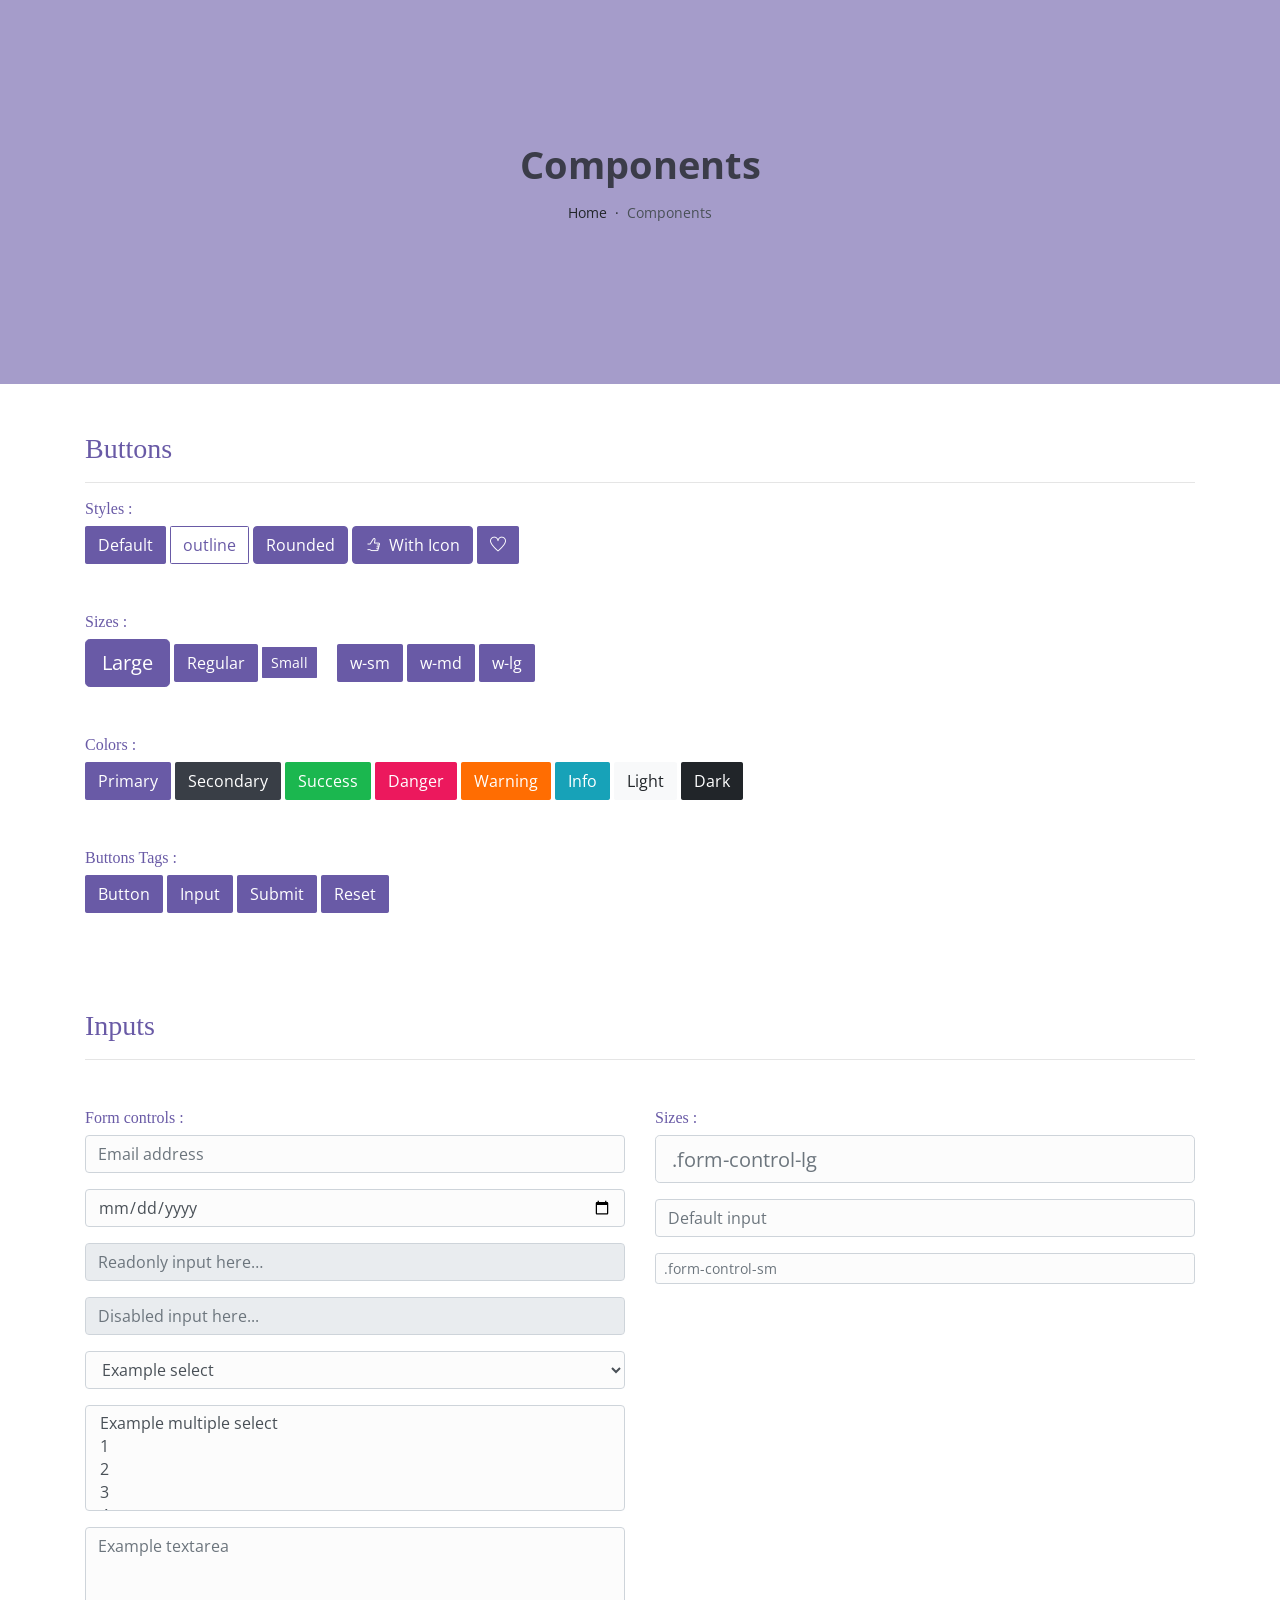
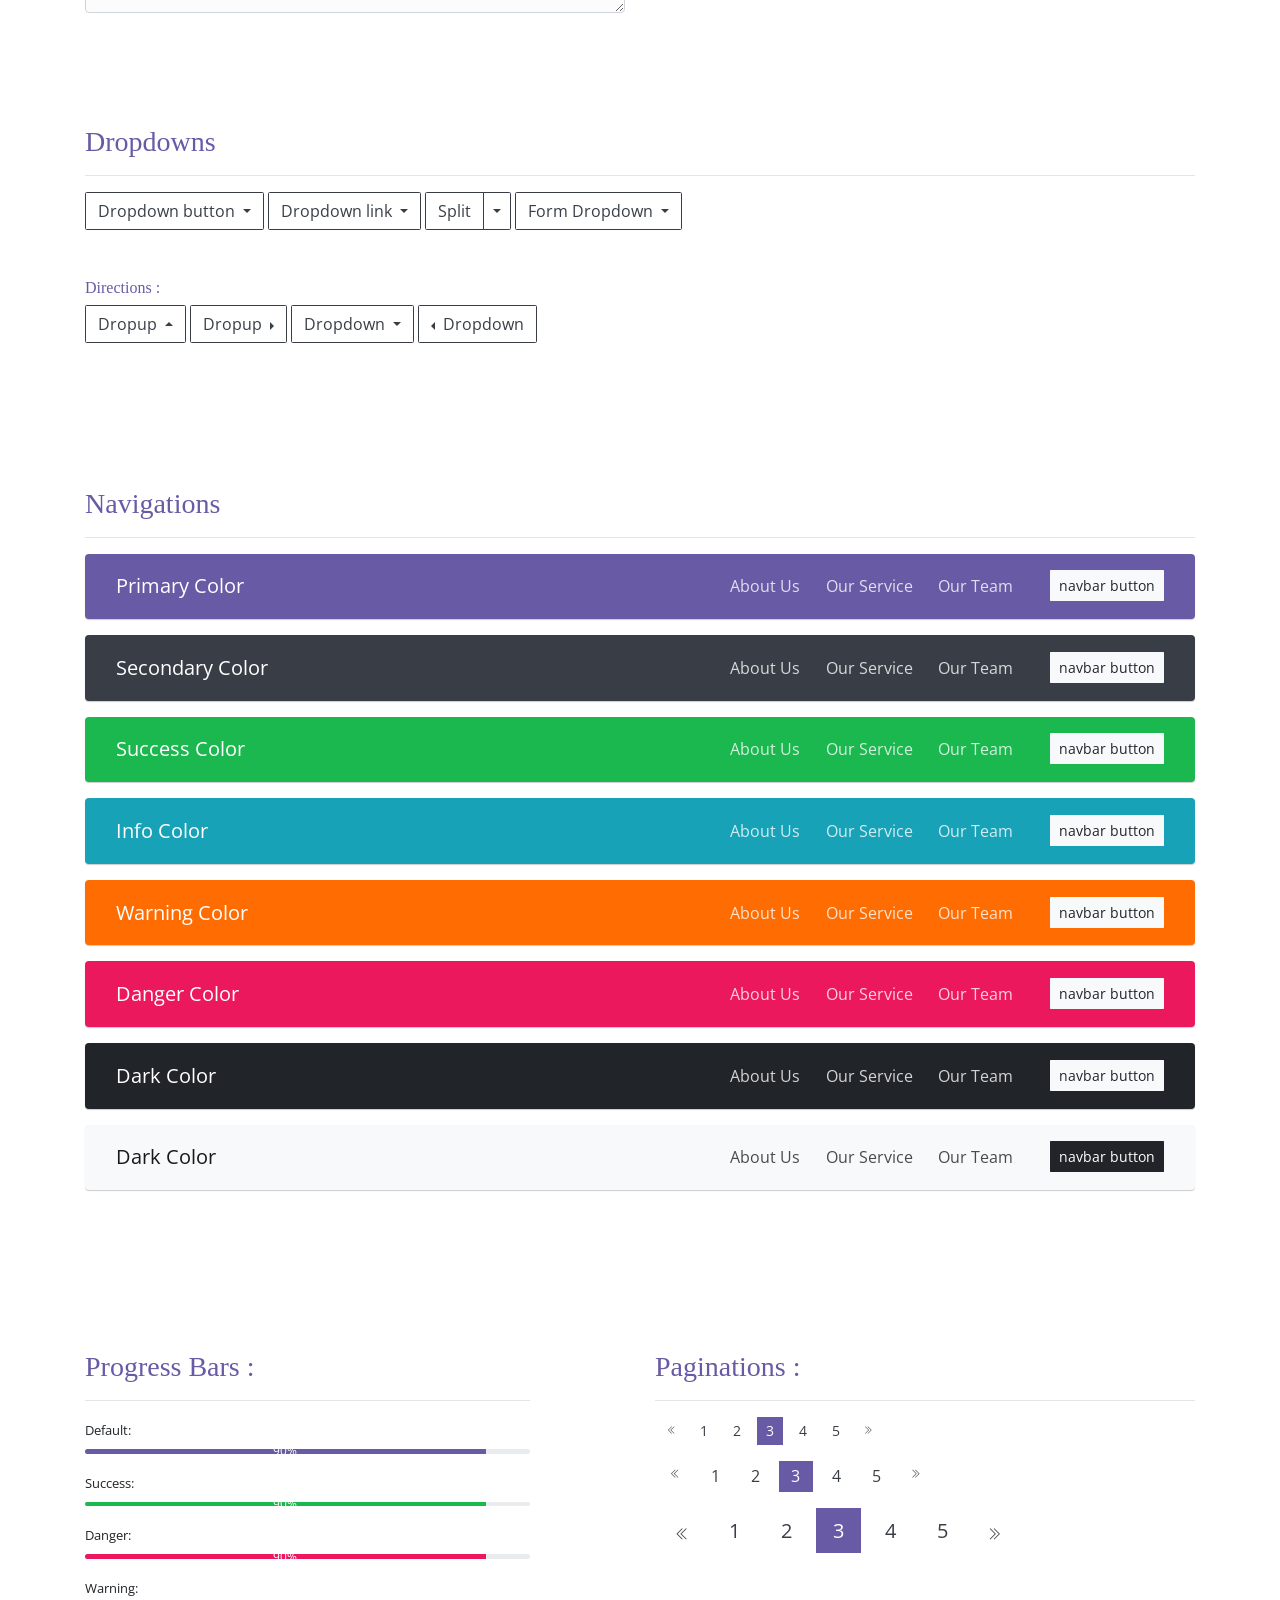
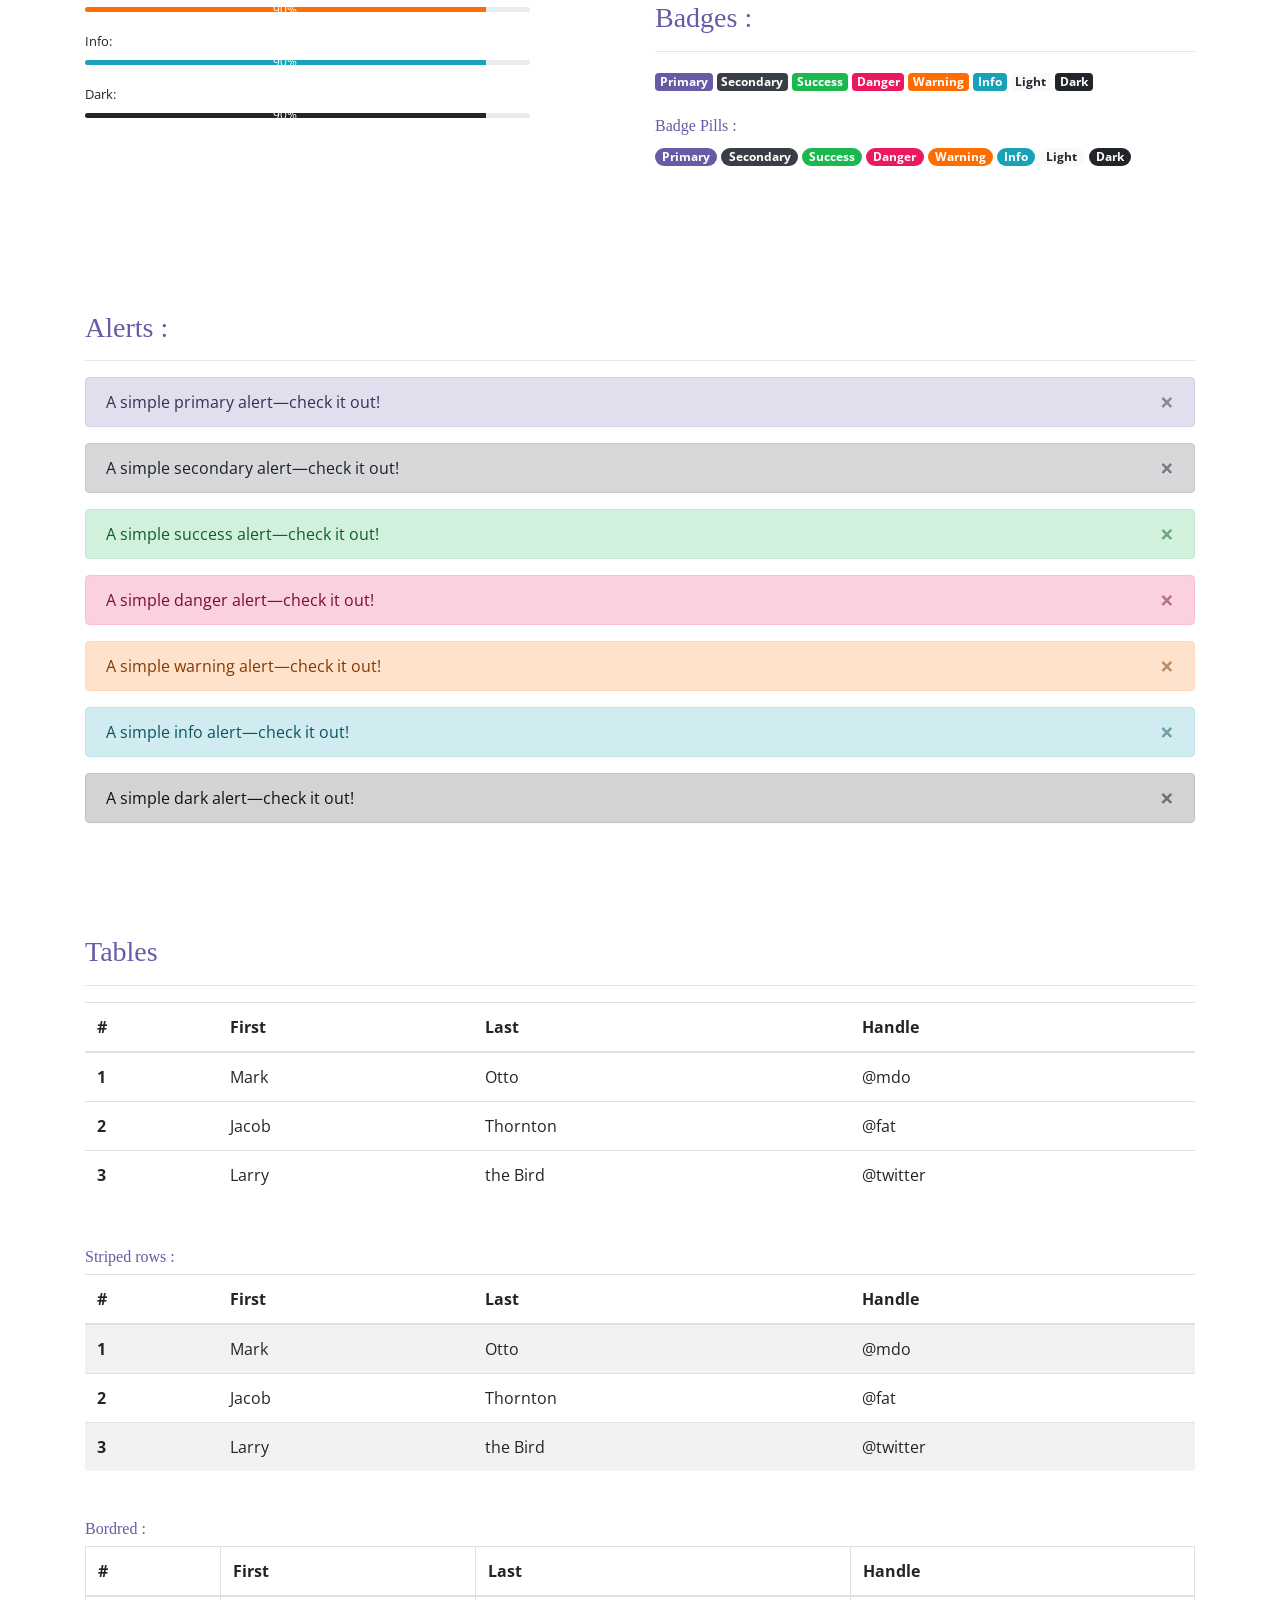
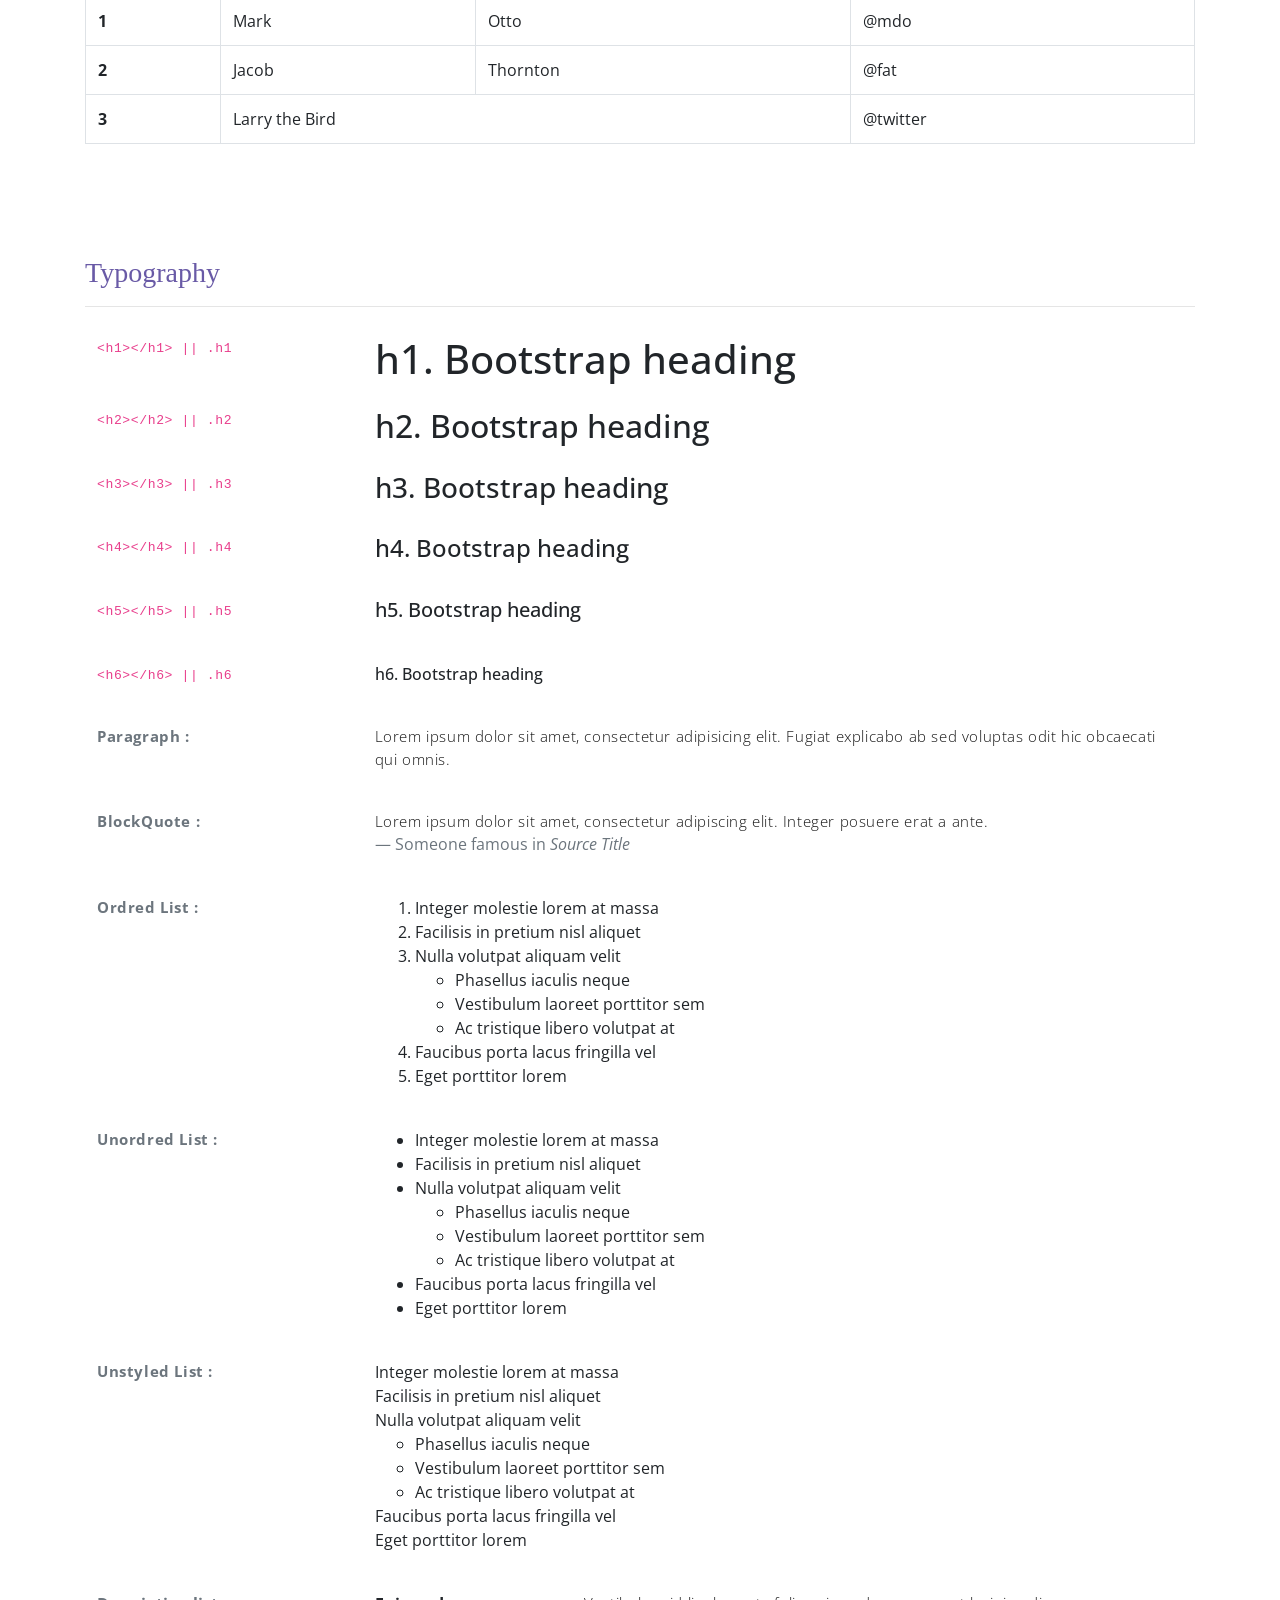
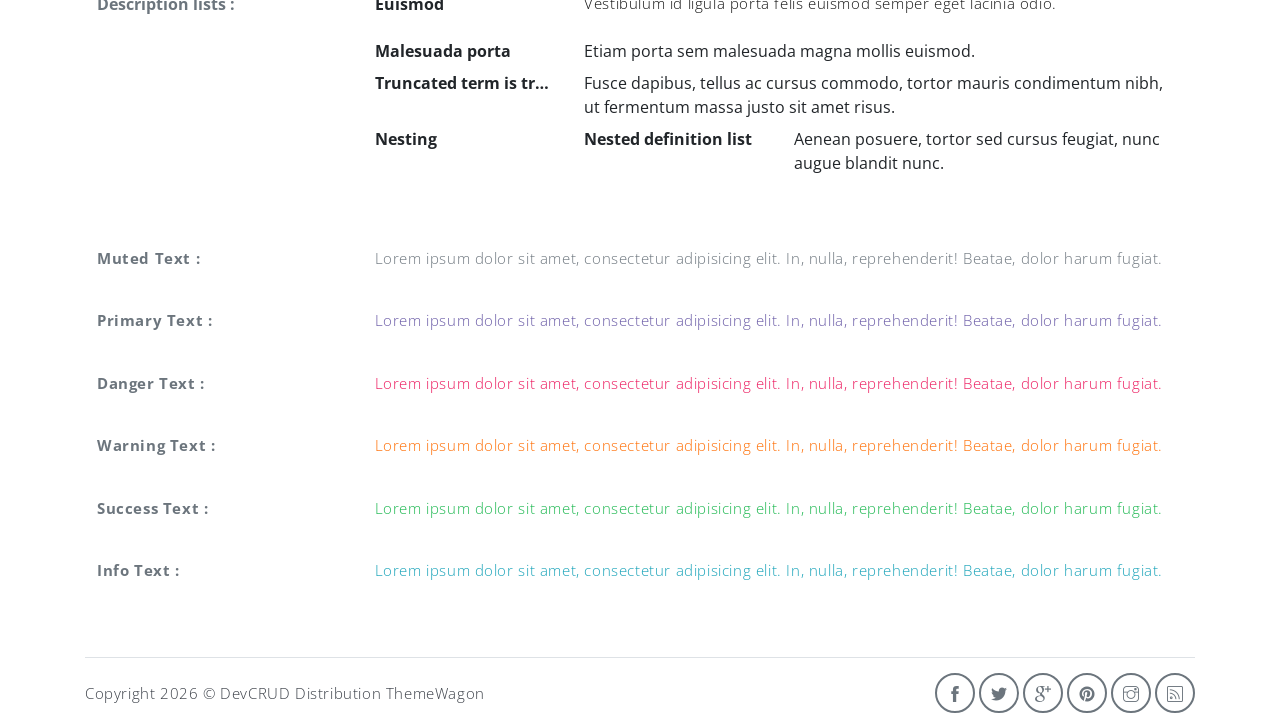
<file: portfolio/components.html>
<!DOCTYPE html>
<html lang="en">

<head>
   <meta charset="utf-8">
   <meta name="viewport" content="width=device-width, initial-scale=1, shrink-to-fit=no">
   <meta name="description" content="Start your development with Meyawo landing page.">
   <meta name="author" content="Devcrud">
   <title>Meyawo Landing page | Components</title>
   <!-- font icons -->
   <link rel="stylesheet" href="assets/vendors/themify-icons/css/themify-icons.css">
   <!-- Bootstrap + Steller  -->
   <link rel="stylesheet" href="assets/css/meyawo.css">
</head>

<body>

   <!-- Page Header -->
   <header class="header header-mini">
      <div class="header-title">Components</div>
      <nav aria-label="breadcrumb">
         <ol class="breadcrumb">
            <li class="breadcrumb-item"><a href="/">Home</a></li>
            <li class="breadcrumb-item active" aria-current="page">Components</li>
         </ol>
      </nav>
   </header> <!-- End Of Page Header -->

   <!-- main content -->
   <div class="container">

      <!-- Buttons -->
      <h3 class="mt-5">Buttons</h3>
      <hr>
      <h6 class="section-secondary-title">Styles :</h6>
      <button class="btn btn-primary">Default</button>
      <button class="btn btn-outline-primary">outline</button>
      <button class="btn btn-primary rounded">Rounded</button>
      <button class="btn btn-primary rounded"><i class="ti-thumb-up pr-1"></i> With Icon</button>
      <button class="btn btn-primary circle"><i class="ti-heart"></i></button>

      <h6 class="section-secondary-title mt-5">Sizes :</h6>
      <button class="btn btn-primary btn-lg">Large</button>
      <button class="btn btn-primary ">Regular</button>
      <button class="btn btn-primary btn-sm">Small</button>
      <button class="btn btn-primary w-sm ml-3">w-sm</button>
      <button class="btn btn-primary w-md">w-md</button>
      <button class="btn btn-primary w-lg">w-lg</button>

      <h6 class="section-secondary-title mt-5">Colors :</h6>
      <button type="button" class="btn btn-primary">Primary</button>
      <button type="button" class="btn btn-secondary">Secondary</button>
      <button type="button" class="btn btn-success">Success</button>
      <button type="button" class="btn btn-danger">Danger</button>
      <button type="button" class="btn btn-warning">Warning</button>
      <button type="button" class="btn btn-info">Info</button>
      <button type="button" class="btn btn-light">Light</button>
      <button type="button" class="btn btn-dark">Dark</button>

      <h6 class="section-secondary-title mt-5">Buttons Tags :</h6>
      <button class="btn btn-primary" type="submit">Button</button>
      <input class="btn btn-primary" type="button" value="Input">
      <input class="btn btn-primary" type="submit" value="Submit">
      <input class="btn btn-primary" type="reset" value="Reset">

      <!-- devider -->
      <div class="py-5"></div>

      <!-- Inputs -->
      <h3>Inputs</h3>
      <hr>
      <div class="row mt-5">
         <div class="col-md-6">
            <h6 class="section-secondary-title">Form controls :</h6>
            <div class="form-group">
               <input type="email" class="form-control" id="exampleFormControlInput1" placeholder="Email address">
            </div>
            <div class="form-group">
               <input type="date" class="form-control" id="exampleFormControlInput1" placeholder="Date">
            </div>
            <div class="form-group">
               <input class="form-control" type="text" placeholder="Readonly input here…" readonly>
            </div>
            <div class="form-group">
               <input class="form-control" id="disabledInput" type="text" placeholder="Disabled input here..." disabled>
            </div>
            <div class="form-group">
               <select class="form-control" id="exampleFormControlSelect1">
                  <option>Example select</option>
                  <option>1</option>
                  <option>2</option>
                  <option>3</option>
                  <option>4</option>
                  <option>5</option>
               </select>
            </div>
            <div class="form-group">
               <select multiple class="form-control" id="exampleFormControlSelect2">
                  <option>Example multiple select</option>
                  <option>1</option>
                  <option>2</option>
                  <option>3</option>
                  <option>4</option>
                  <option>5</option>
               </select>
            </div>
            <div class="form-group">
               <textarea class="form-control" id="exampleFormControlTextarea1" rows="3"
                  placeholder="Example textarea"></textarea>
            </div>
         </div>
         <div class="col-md-6">
            <h6 class="section-secondary-title">Sizes :</h6>
            <div class="form-group">
               <input class="form-control form-control-lg" type="text" placeholder=".form-control-lg">
            </div>
            <div class="form-group">
               <input class="form-control" type="text" placeholder="Default input">
            </div>
            <div class="form-group">
               <input class="form-control form-control-sm" type="text" placeholder=".form-control-sm">
            </div>
         </div>
      </div> <!-- end of inputs -->

      <!-- devider -->
      <div class="py-5"></div>

      <!-- Dropdowns -->
      <h3 class="components-section-title font-weight-normal">Dropdowns</h3>
      <hr>
      <div class="dropdown d-inline-block">
         <button class="btn btn-outline-secondary dropdown-toggle" type="button" id="dropdownMenuButton"
            data-toggle="dropdown" aria-haspopup="true" aria-expanded="false">
            Dropdown button
         </button>
         <div class="dropdown-menu" aria-labelledby="dropdownMenuButton">
            <a class="dropdown-item" href="#">Action</a>
            <a class="dropdown-item" href="#">Another action</a>
            <a class="dropdown-item" href="#">Something else here</a>
         </div>
      </div>
      <div class="dropdown d-inline-block">
         <a class="btn btn-outline-secondary dropdown-toggle" href="#" role="button" id="dropdownMenuLink"
            data-toggle="dropdown" aria-haspopup="true" aria-expanded="false">
            Dropdown link
         </a>
         <div class="dropdown-menu" aria-labelledby="dropdownMenuLink">
            <a class="dropdown-item" href="#">Action</a>
            <a class="dropdown-item" href="#">Another action</a>
            <a class="dropdown-item" href="#">Something else here</a>
         </div>
      </div>
      <div class="btn-group">
         <button type="button" class="btn btn-outline-secondary">Split</button>
         <button type="button" class="btn btn-outline-secondary dropdown-toggle dropdown-toggle-split"
            data-toggle="dropdown" aria-haspopup="true" aria-expanded="false">
            <span class="sr-only">Toggle Dropdown</span>
         </button>
         <div class="dropdown-menu">
            <a class="dropdown-item" href="#">Action</a>
            <a class="dropdown-item" href="#">Another action</a>
            <a class="dropdown-item" href="#">Something else here</a>
            <div class="dropdown-divider"></div>
            <a class="dropdown-item" href="#">Separated link</a>
         </div>
      </div>
      <div class="btn-group">
         <button class="btn btn-outline-secondary dropdown-toggle" type="button" id="dropdownMenuButton"
            data-toggle="dropdown" aria-haspopup="true" aria-expanded="false">
            Form Dropdown
         </button>
         <div class="dropdown-menu form">
            <form class="px-4 py-3">
               <div class="form-group">
                  <input type="email" class="form-control" id="exampleDropdownFormEmail1"
                     placeholder="email@example.com">
               </div>
               <div class="form-group">
                  <input type="password" class="form-control" id="exampleDropdownFormPassword1" placeholder="Password">
               </div>
               <div class="form-check mb-3">
                  <input type="checkbox" class="form-check-input" id="dropdownCheck">
                  <label class="form-check-label" for="dropdownCheck">
                     Remember me
                  </label>
               </div>
               <button type="submit" class="btn btn-primary btn-block">Sign in</button>
            </form>
            <div class="dropdown-divider"></div>
            <a class="dropdown-item" href="#"><small>New around here? Sign up</small></a>
            <a class="dropdown-item" href="#"><small>Forgot password?</small></a>
         </div>
      </div>
      <h6 class="section-secondary-title mt-5">Directions :</h6>
      <div class="btn-group dropup">
         <button type="button" class="btn btn-outline-secondary dropdown-toggle" data-toggle="dropdown"
            aria-haspopup="true" aria-expanded="false">
            Dropup
         </button>
         <div class="dropdown-menu">
            <a class="dropdown-item" href="#">Action</a>
            <a class="dropdown-item" href="#">Another action</a>
            <a class="dropdown-item" href="#">Something else here</a>
            <div class="dropdown-divider"></div>
            <a class="dropdown-item" href="#">Separated link</a>
         </div>
      </div>
      <div class="btn-group dropright">
         <button type="button" class="btn btn-outline-secondary dropdown-toggle" data-toggle="dropdown"
            aria-haspopup="true" aria-expanded="false">
            Dropup
         </button>
         <div class="dropdown-menu">
            <a class="dropdown-item" href="#">Action</a>
            <a class="dropdown-item" href="#">Another action</a>
            <a class="dropdown-item" href="#">Something else here</a>
            <div class="dropdown-divider"></div>
            <a class="dropdown-item" href="#">Separated link</a>
         </div>
      </div>
      <div class="btn-group">
         <button type="button" class="btn btn-outline-secondary dropdown-toggle" data-toggle="dropdown"
            aria-haspopup="true" aria-expanded="false">
            Dropdown
         </button>
         <div class="dropdown-menu">
            <a class="dropdown-item" href="#">Action</a>
            <a class="dropdown-item" href="#">Another action</a>
            <a class="dropdown-item" href="#">Something else here</a>
            <div class="dropdown-divider"></div>
            <a class="dropdown-item" href="#">Separated link</a>
         </div>
      </div>
      <div class="btn-group dropleft">
         <button type="button" class="btn btn-outline-secondary dropdown-toggle" data-toggle="dropdown"
            aria-haspopup="true" aria-expanded="false">
            Dropdown
         </button>
         <div class="dropdown-menu">
            <a class="dropdown-item" href="#">Action</a>
            <a class="dropdown-item" href="#">Another action</a>
            <a class="dropdown-item" href="#">Something else here</a>
            <div class="dropdown-divider"></div>
            <a class="dropdown-item" href="#">Separated link</a>
         </div>
      </div> <!-- end of Dropdowns -->

      <!-- devider -->
      <div class="py-5"></div>

      <!-- navbars -->
      <h3 class="components-section-title font-weight-normal mt-5">Navigations</h3>
      <hr>
      <nav class="navbar navbar-expand-sm navbar-dark bg-primary rounded shadow mb-3">
         <div class="container">
            <a class="navbar-brand" href="#">Primary Color</a>
            <button class="navbar-toggler ml-auto" type="button" data-toggle="collapse"
               data-target="#navbarSupportedContent" aria-controls="navbarSupportedContent" aria-expanded="false"
               aria-label="Toggle navigation">
               <span class="navbar-toggler-icon"></span>
            </button>
            <div class="collapse navbar-collapse" id="navbarSupportedContent">
               <ul class="navbar-nav ml-auto">
                  <li class="nav-item">
                     <a class="nav-link" href="#about">About Us</a>
                  </li>
                  <li class="nav-item">
                     <a class="nav-link" href="#service">Our Service</a>
                  </li>
                  <li class="nav-item">
                     <a class="nav-link" href="#team">Our Team</a>
                  </li>
                  <li class="nav-item">
                     <a href="#book-table" class="ml-4 mt-1 btn btn-light btn-sm">navbar button</a>
                  </li>
               </ul>
            </div>
         </div>
      </nav>
      <nav class="navbar navbar-expand-sm navbar-dark bg-secondary rounded shadow mb-3">
         <div class="container">
            <a class="navbar-brand" href="#">Secondary Color</a>
            <button class="navbar-toggler ml-auto" type="button" data-toggle="collapse"
               data-target="#navbarSupportedContent" aria-controls="navbarSupportedContent" aria-expanded="false"
               aria-label="Toggle navigation">
               <span class="navbar-toggler-icon"></span>
            </button>
            <div class="collapse navbar-collapse" id="navbarSupportedContent">
               <ul class="navbar-nav ml-auto">
                  <li class="nav-item">
                     <a class="nav-link" href="#about">About Us</a>
                  </li>
                  <li class="nav-item">
                     <a class="nav-link" href="#service">Our Service</a>
                  </li>
                  <li class="nav-item">
                     <a class="nav-link" href="#team">Our Team</a>
                  </li>
                  <li class="nav-item">
                     <a href="#book-table" class="ml-4 mt-1 btn btn-light btn-sm">navbar button</a>
                  </li>
               </ul>
            </div>
         </div>
      </nav>
      <nav class="navbar navbar-expand-sm navbar-dark bg-success rounded shadow mb-3">
         <div class="container">
            <a class="navbar-brand" href="#">Success Color</a>
            <button class="navbar-toggler ml-auto" type="button" data-toggle="collapse"
               data-target="#navbarSupportedContent" aria-controls="navbarSupportedContent" aria-expanded="false"
               aria-label="Toggle navigation">
               <span class="navbar-toggler-icon"></span>
            </button>
            <div class="collapse navbar-collapse" id="navbarSupportedContent">
               <ul class="navbar-nav ml-auto">
                  <li class="nav-item">
                     <a class="nav-link" href="#about">About Us</a>
                  </li>
                  <li class="nav-item">
                     <a class="nav-link" href="#service">Our Service</a>
                  </li>
                  <li class="nav-item">
                     <a class="nav-link" href="#team">Our Team</a>
                  </li>
                  <li class="nav-item">
                     <a href="#book-table" class="ml-4 mt-1 btn btn-light btn-sm">navbar button</a>
                  </li>
               </ul>
            </div>
         </div>
      </nav>
      <nav class="navbar navbar-expand-sm navbar-dark bg-info rounded shadow mb-3">
         <div class="container">
            <a class="navbar-brand" href="#">Info Color</a>
            <button class="navbar-toggler ml-auto" type="button" data-toggle="collapse"
               data-target="#navbarSupportedContent" aria-controls="navbarSupportedContent" aria-expanded="false"
               aria-label="Toggle navigation">
               <span class="navbar-toggler-icon"></span>
            </button>
            <div class="collapse navbar-collapse" id="navbarSupportedContent">
               <ul class="navbar-nav ml-auto">
                  <li class="nav-item">
                     <a class="nav-link" href="#about">About Us</a>
                  </li>
                  <li class="nav-item">
                     <a class="nav-link" href="#service">Our Service</a>
                  </li>
                  <li class="nav-item">
                     <a class="nav-link" href="#team">Our Team</a>
                  </li>
                  <li class="nav-item">
                     <a href="#book-table" class="ml-4 mt-1 btn btn-light btn-sm">navbar button</a>
                  </li>
               </ul>
            </div>
         </div>
      </nav>
      <nav class="navbar navbar-expand-sm navbar-dark bg-warning rounded shadow mb-3">
         <div class="container">
            <a class="navbar-brand" href="#">Warning Color</a>
            <button class="navbar-toggler ml-auto" type="button" data-toggle="collapse"
               data-target="#navbarSupportedContent" aria-controls="navbarSupportedContent" aria-expanded="false"
               aria-label="Toggle navigation">
               <span class="navbar-toggler-icon"></span>
            </button>
            <div class="collapse navbar-collapse" id="navbarSupportedContent">
               <ul class="navbar-nav ml-auto">
                  <li class="nav-item">
                     <a class="nav-link" href="#about">About Us</a>
                  </li>
                  <li class="nav-item">
                     <a class="nav-link" href="#service">Our Service</a>
                  </li>
                  <li class="nav-item">
                     <a class="nav-link" href="#team">Our Team</a>
                  </li>
                  <li class="nav-item">
                     <a href="#book-table" class="ml-4 mt-1 btn btn-light btn-sm">navbar button</a>
                  </li>
               </ul>
            </div>
         </div>
      </nav>
      <nav class="navbar navbar-expand-sm navbar-dark bg-danger rounded shadow mb-3">
         <div class="container">
            <a class="navbar-brand" href="#">Danger Color</a>
            <button class="navbar-toggler ml-auto" type="button" data-toggle="collapse"
               data-target="#navbarSupportedContent" aria-controls="navbarSupportedContent" aria-expanded="false"
               aria-label="Toggle navigation">
               <span class="navbar-toggler-icon"></span>
            </button>
            <div class="collapse navbar-collapse" id="navbarSupportedContent">
               <ul class="navbar-nav ml-auto">
                  <li class="nav-item">
                     <a class="nav-link" href="#about">About Us</a>
                  </li>
                  <li class="nav-item">
                     <a class="nav-link" href="#service">Our Service</a>
                  </li>
                  <li class="nav-item">
                     <a class="nav-link" href="#team">Our Team</a>
                  </li>
                  <li class="nav-item">
                     <a href="#book-table" class="ml-4 mt-1 btn btn-light btn-sm">navbar button</a>
                  </li>
               </ul>
            </div>
         </div>
      </nav>
      <nav class="navbar navbar-expand-sm navbar-dark bg-dark rounded shadow mb-3">
         <div class="container">
            <a class="navbar-brand" href="#">Dark Color</a>
            <button class="navbar-toggler ml-auto" type="button" data-toggle="collapse"
               data-target="#navbarSupportedContent" aria-controls="navbarSupportedContent" aria-expanded="false"
               aria-label="Toggle navigation">
               <span class="navbar-toggler-icon"></span>
            </button>
            <div class="collapse navbar-collapse" id="navbarSupportedContent">
               <ul class="navbar-nav ml-auto">
                  <li class="nav-item">
                     <a class="nav-link" href="#about">About Us</a>
                  </li>
                  <li class="nav-item">
                     <a class="nav-link" href="#service">Our Service</a>
                  </li>
                  <li class="nav-item">
                     <a class="nav-link" href="#team">Our Team</a>
                  </li>
                  <li class="nav-item">
                     <a href="#book-table" class="ml-4 mt-1 btn btn-light btn-sm">navbar button</a>
                  </li>
               </ul>
            </div>
         </div>
      </nav>
      <nav class="navbar navbar-expand-sm navbar-light bg-light rounded shadow mb-3">
         <div class="container">
            <a class="navbar-brand" href="#">Dark Color</a>
            <button class="navbar-toggler ml-auto" type="button" data-toggle="collapse"
               data-target="#navbarSupportedContent" aria-controls="navbarSupportedContent" aria-expanded="false"
               aria-label="Toggle navigation">
               <span class="navbar-toggler-icon"></span>
            </button>
            <div class="collapse navbar-collapse" id="navbarSupportedContent">
               <ul class="navbar-nav ml-auto">
                  <li class="nav-item">
                     <a class="nav-link" href="#about">About Us</a>
                  </li>
                  <li class="nav-item">
                     <a class="nav-link" href="#service">Our Service</a>
                  </li>
                  <li class="nav-item">
                     <a class="nav-link" href="#team">Our Team</a>
                  </li>
                  <li class="nav-item">
                     <a href="#book-table" class="ml-4 mt-1 btn btn-dark btn-sm">navbar button</a>
                  </li>
               </ul>
            </div>
         </div>
      </nav>
      <!-- End of navbars -->

      <!-- devider -->
      <div class="py-5"></div>

      <!-- progress bars -->
      <div class="row justify-content-between">
         <div class="col-md-5">
            <h3 class="components-section-title font-weight-normal mt-5">Progress Bars :</h3>
            <hr>
            <small>Default: </small>
            <div class="progress mt-2 mb-3">
               <div class="progress-bar" role="progressbar" style="width: 90%" aria-valuenow="25" aria-valuemin="0"
                  aria-valuemax="100"><span>90%</span></div>
            </div>
            <small>Success:</small>
            <div class="progress mt-2 mb-3">
               <div class="progress-bar bg-success" role="progressbar" style="width: 90%" aria-valuenow="25"
                  aria-valuemin="0" aria-valuemax="100"><span>90%</span></div>
            </div>
            <small>Danger:</small>
            <div class="progress mt-2 mb-3">
               <div class="progress-bar bg-danger" role="progressbar" style="width: 90%" aria-valuenow="25"
                  aria-valuemin="0" aria-valuemax="100"><span>90%</span></div>
            </div>
            <small>Warning:</small>
            <div class="progress mt-2 mb-3">
               <div class="progress-bar bg-warning" role="progressbar" style="width: 90%" aria-valuenow="25"
                  aria-valuemin="0" aria-valuemax="100"><span>90%</span></div>
            </div>
            <small>Info:</small>
            <div class="progress mt-2 mb-3">
               <div class="progress-bar bg-info" role="progressbar" style="width: 90%" aria-valuenow="25"
                  aria-valuemin="0" aria-valuemax="100"><span>90%</span></div>
            </div>
            <small>Dark:</small>
            <div class="progress mt-2 mb-3">
               <div class="progress-bar bg-dark" role="progressbar" style="width: 90%" aria-valuenow="25"
                  aria-valuemin="0" aria-valuemax="100"><span>90%</span></div>
            </div>
         </div>
         <div class="col-md-6">
            <h3 class="components-section-title font-weight-normal mt-5">Paginations :</h3>
            <hr>
            <nav aria-label="Page navigation example">
               <ul class="pagination pagination-sm">
                  <li class="page-item"><a class="page-link" href="#"><i class="ti-angle-double-left"></i></a></li>
                  <li class="page-item"><a class="page-link" href="#">1</a></li>
                  <li class="page-item"><a class="page-link" href="#">2</a></li>
                  <li class="page-item active"><a class="page-link" href="#">3</a></li>
                  <li class="page-item"><a class="page-link" href="#">4</a></li>
                  <li class="page-item"><a class="page-link" href="#">5</a></li>
                  <li class="page-item"><a class="page-link" href="#"><i class="ti-angle-double-right"></i></a></li>
               </ul>
            </nav>
            <nav aria-label="Page navigation example">
               <ul class="pagination">
                  <li class="page-item"><a class="page-link" href="#"><i class="ti-angle-double-left"></i></a></li>
                  <li class="page-item"><a class="page-link" href="#">1</a></li>
                  <li class="page-item"><a class="page-link" href="#">2</a></li>
                  <li class="page-item active"><a class="page-link" href="#">3</a></li>
                  <li class="page-item"><a class="page-link" href="#">4</a></li>
                  <li class="page-item"><a class="page-link" href="#">5</a></li>
                  <li class="page-item"><a class="page-link" href="#"><i class="ti-angle-double-right"></i></a></li>
               </ul>
            </nav>
            <nav aria-label="Page navigation example">
               <ul class="pagination pagination-lg">
                  <li class="page-item"><a class="page-link" href="#"><i class="ti-angle-double-left"></i></a></li>
                  <li class="page-item"><a class="page-link" href="#">1</a></li>
                  <li class="page-item"><a class="page-link" href="#">2</a></li>
                  <li class="page-item active"><a class="page-link" href="#">3</a></li>
                  <li class="page-item"><a class="page-link" href="#">4</a></li>
                  <li class="page-item"><a class="page-link" href="#">5</a></li>
                  <li class="page-item"><a class="page-link" href="#"><i class="ti-angle-double-right"></i></a></li>
               </ul>
            </nav>

            <!-- Badges -->
            <h3 class="components-section-title font-weight-normal mt-5">Badges :</h3>
            <hr>
            <span class="badge badge-primary">Primary</span>
            <span class="badge badge-secondary">Secondary</span>
            <span class="badge badge-success">Success</span>
            <span class="badge badge-danger">Danger</span>
            <span class="badge badge-warning">Warning</span>
            <span class="badge badge-info">Info</span>
            <span class="badge badge-light">Light</span>
            <span class="badge badge-dark">Dark</span>
            <h6 class="section-secondary-title mt-4 mb-2">Badge Pills :</h6>
            <span class="badge badge-pill badge-primary">Primary</span>
            <span class="badge badge-pill badge-secondary">Secondary</span>
            <span class="badge badge-pill badge-success">Success</span>
            <span class="badge badge-pill badge-danger">Danger</span>
            <span class="badge badge-pill badge-warning">Warning</span>
            <span class="badge badge-pill badge-info">Info</span>
            <span class="badge badge-pill badge-light">Light</span>
            <span class="badge badge-pill badge-dark">Dark</span>
         </div>
      </div> <!-- End of Progress bars -->

      <!-- devider -->
      <div class="py-5"></div>

      <!-- Alerts -->
      <h3 class="components-section-title font-weight-normal mt-5">Alerts :</h3>
      <hr>
      <div class="alert alert-primary alert-dismissible fade show" role="alert">
         A simple primary alert—check it out!
         <button type="button" class="close" data-dismiss="alert" aria-label="Close">
            <span aria-hidden="true">&times;</span>
         </button>
      </div>
      <div class="alert alert-secondary alert-dismissible fade show" role="alert">
         A simple secondary alert—check it out!
         <button type="button" class="close" data-dismiss="alert" aria-label="Close">
            <span aria-hidden="true">&times;</span>
         </button>
      </div>
      <div class="alert alert-success alert-dismissible fade show" role="alert">
         A simple success alert—check it out!
         <button type="button" class="close" data-dismiss="alert" aria-label="Close">
            <span aria-hidden="true">&times;</span>
         </button>
      </div>
      <div class="alert alert-danger alert-dismissible fade show" role="alert">
         A simple danger alert—check it out!
         <button type="button" class="close" data-dismiss="alert" aria-label="Close">
            <span aria-hidden="true">&times;</span>
         </button>
      </div>
      <div class="alert alert-warning alert-dismissible fade show" role="alert">
         A simple warning alert—check it out!
         <button type="button" class="close" data-dismiss="alert" aria-label="Close">
            <span aria-hidden="true">&times;</span>
         </button>
      </div>
      <div class="alert alert-info alert-dismissible fade show" role="alert">
         A simple info alert—check it out!
         <button type="button" class="close" data-dismiss="alert" aria-label="Close">
            <span aria-hidden="true">&times;</span>
         </button>
      </div>
      <div class="alert alert-dark alert-dismissible fade show" role="alert">
         A simple dark alert—check it out!
         <button type="button" class="close" data-dismiss="alert" aria-label="Close">
            <span aria-hidden="true">&times;</span>
         </button>
      </div>
      <!-- end of alerts -->

      <!-- devider -->
      <div class="py-5"></div>

      <!-- tables -->
      <h3 class="components-section-title">Tables</h3>
      <hr>
      <table class="table">
         <thead>
            <tr>
               <th scope="col">#</th>
               <th scope="col">First</th>
               <th scope="col">Last</th>
               <th scope="col">Handle</th>
            </tr>
         </thead>
         <tbody>
            <tr>
               <th scope="row">1</th>
               <td>Mark</td>
               <td>Otto</td>
               <td>@mdo</td>
            </tr>
            <tr>
               <th scope="row">2</th>
               <td>Jacob</td>
               <td>Thornton</td>
               <td>@fat</td>
            </tr>
            <tr>
               <th scope="row">3</th>
               <td>Larry</td>
               <td>the Bird</td>
               <td>@twitter</td>
            </tr>
         </tbody>
      </table>

      <h6 class="section-secondary-title mt-5">Striped rows :</h6>
      <table class="table table-striped">
         <thead>
            <tr>
               <th scope="col">#</th>
               <th scope="col">First</th>
               <th scope="col">Last</th>
               <th scope="col">Handle</th>
            </tr>
         </thead>
         <tbody>
            <tr>
               <th scope="row">1</th>
               <td>Mark</td>
               <td>Otto</td>
               <td>@mdo</td>
            </tr>
            <tr>
               <th scope="row">2</th>
               <td>Jacob</td>
               <td>Thornton</td>
               <td>@fat</td>
            </tr>
            <tr>
               <th scope="row">3</th>
               <td>Larry</td>
               <td>the Bird</td>
               <td>@twitter</td>
            </tr>
         </tbody>
      </table>

      <h6 class="section-secondary-title mt-5">Bordred :</h6>
      <table class="table table-bordered">
         <thead>
            <tr>
               <th scope="col">#</th>
               <th scope="col">First</th>
               <th scope="col">Last</th>
               <th scope="col">Handle</th>
            </tr>
         </thead>
         <tbody>
            <tr>
               <th scope="row">1</th>
               <td>Mark</td>
               <td>Otto</td>
               <td>@mdo</td>
            </tr>
            <tr>
               <th scope="row">2</th>
               <td>Jacob</td>
               <td>Thornton</td>
               <td>@fat</td>
            </tr>
            <tr>
               <th scope="row">3</th>
               <td colspan="2">Larry the Bird</td>
               <td>@twitter</td>
            </tr>
         </tbody>
      </table>
      <!-- end of tables -->

      <!-- devider -->
      <div class="py-5"></div>

      <!-- typography -->
      <h3 class="components-section-title">Typography</h3>
      <hr>
      <table class="table table-borderless v-align-center">
         <tbody>
            <tr>
               <td>
                  <p><code class="highlighter-rouge">&lt;h1&gt;&lt;/h1&gt; || .h1</code></p>
               </td>
               <td class="w-75"><span class="h1">h1. Bootstrap heading</span></td>
            </tr>
            <tr>
               <td>
                  <p><code class="highlighter-rouge">&lt;h2&gt;&lt;/h2&gt; || .h2</code></p>
               </td>
               <td><span class="h2">h2. Bootstrap heading</span></td>
            </tr>
            <tr>
               <td>
                  <p><code class="highlighter-rouge">&lt;h3&gt;&lt;/h3&gt; || .h3</code></p>
               </td>
               <td><span class="h3">h3. Bootstrap heading</span></td>
            </tr>
            <tr>
               <td>
                  <p><code class="highlighter-rouge">&lt;h4&gt;&lt;/h4&gt; || .h4</code></p>
               </td>
               <td><span class="h4">h4. Bootstrap heading</span></td>
            </tr>
            <tr>
               <td>
                  <p><code class="highlighter-rouge">&lt;h5&gt;&lt;/h5&gt; || .h5</code></p>
               </td>
               <td><span class="h5">h5. Bootstrap heading</span></td>
            </tr>
            <tr>
               <td>
                  <p><code class="highlighter-rouge">&lt;h6&gt;&lt;/h6&gt; || .h6</code></p>
               </td>
               <td><span class="h6">h6. Bootstrap heading</span></td>
            </tr>
            <tr>
               <td>
                  <p class="font-weight-bold text-muted">Paragraph :</p>
               </td>
               <td>
                  <p>Lorem ipsum dolor sit amet, consectetur adipisicing elit. Fugiat explicabo ab sed voluptas odit hic
                     obcaecati qui omnis.</p>
               </td>
            </tr>
            <tr>
               <td>
                  <p class="font-weight-bold text-muted">BlockQuote :</p>
               </td>
               <td>
                  <blockquote class="blockquote">
                     <p class="mb-0">Lorem ipsum dolor sit amet, consectetur adipiscing elit. Integer posuere erat a
                        ante.</p>
                     <footer class="blockquote-footer">Someone famous in <cite title="Source Title">Source Title</cite>
                     </footer>
                  </blockquote>
               </td>
            </tr>

            <tr>
               <td>
                  <p class="font-weight-bold text-muted">Ordred List :</p>
               </td>
               <td>
                  <ol>
                     <li>Integer molestie lorem at massa</li>
                     <li>Facilisis in pretium nisl aliquet</li>
                     <li>Nulla volutpat aliquam velit
                        <ul>
                           <li>Phasellus iaculis neque</li>
                           <li>Vestibulum laoreet porttitor sem</li>
                           <li>Ac tristique libero volutpat at</li>
                        </ul>
                     </li>
                     <li>Faucibus porta lacus fringilla vel</li>
                     <li>Eget porttitor lorem</li>
                  </ol>
               </td>
            </tr>
            <tr>
               <td>
                  <p class="font-weight-bold text-muted">Unordred List :</p>
               </td>
               <td>
                  <ul>
                     <li>Integer molestie lorem at massa</li>
                     <li>Facilisis in pretium nisl aliquet</li>
                     <li>Nulla volutpat aliquam velit
                        <ul>
                           <li>Phasellus iaculis neque</li>
                           <li>Vestibulum laoreet porttitor sem</li>
                           <li>Ac tristique libero volutpat at</li>
                        </ul>
                     </li>
                     <li>Faucibus porta lacus fringilla vel</li>
                     <li>Eget porttitor lorem</li>
                  </ul>
               </td>
            </tr>
            <tr>
               <td>
                  <p class="font-weight-bold text-muted">Unstyled List :</p>
               </td>
               <td>
                  <ul class="list-unstyled">
                     <li>Integer molestie lorem at massa</li>
                     <li>Facilisis in pretium nisl aliquet</li>
                     <li>Nulla volutpat aliquam velit
                        <ul>
                           <li>Phasellus iaculis neque</li>
                           <li>Vestibulum laoreet porttitor sem</li>
                           <li>Ac tristique libero volutpat at</li>
                        </ul>
                     </li>
                     <li>Faucibus porta lacus fringilla vel</li>
                     <li>Eget porttitor lorem</li>
                  </ul>
               </td>
            </tr>
            <tr>
               <td class="font-weight-bold text-muted">Description lists : </td>
               <td>
                  <dl class="row">
                     <dt class="col-sm-3">Euismod</dt>
                     <dd class="col-sm-9">
                        <p>Vestibulum id ligula porta felis euismod semper eget lacinia odio.</p>
                     </dd>

                     <dt class="col-sm-3">Malesuada porta</dt>
                     <dd class="col-sm-9">Etiam porta sem malesuada magna mollis euismod.</dd>

                     <dt class="col-sm-3 text-truncate">Truncated term is truncated</dt>
                     <dd class="col-sm-9">Fusce dapibus, tellus ac cursus commodo, tortor mauris condimentum nibh, ut
                        fermentum massa justo sit amet risus.</dd>

                     <dt class="col-sm-3">Nesting</dt>
                     <dd class="col-sm-9">
                        <dl class="row">
                           <dt class="col-sm-4">Nested definition list</dt>
                           <dd class="col-sm-8">Aenean posuere, tortor sed cursus feugiat, nunc augue blandit nunc.</dd>
                        </dl>
                     </dd>
                  </dl>
               </td>
            </tr>
            <tr>
               <td>
                  <p class="font-weight-bold text-muted">Muted Text :</p>
               </td>
               <td>
                  <p class="text-muted">Lorem ipsum dolor sit amet, consectetur adipisicing elit. In, nulla,
                     reprehenderit! Beatae, dolor harum fugiat.</p>
               </td>
            </tr>
            <tr>
               <td>
                  <p class="font-weight-bold text-muted">Primary Text :</p>
               </td>
               <td>
                  <p class="text-primary">Lorem ipsum dolor sit amet, consectetur adipisicing elit. In, nulla,
                     reprehenderit! Beatae, dolor harum fugiat.</p>
               </td>
            </tr>
            <tr>
               <td>
                  <p class="font-weight-bold text-muted">Danger Text :</p>
               </td>
               <td>
                  <p class="text-danger">Lorem ipsum dolor sit amet, consectetur adipisicing elit. In, nulla,
                     reprehenderit! Beatae, dolor harum fugiat.</p>
               </td>
            </tr>
            <tr>
               <td>
                  <p class="font-weight-bold text-muted">Warning Text :</p>
               </td>
               <td>
                  <p class="text-warning">Lorem ipsum dolor sit amet, consectetur adipisicing elit. In, nulla,
                     reprehenderit! Beatae, dolor harum fugiat.</p>
               </td>
            </tr>
            <tr>
               <td>
                  <p class="font-weight-bold text-muted">Success Text :</p>
               </td>
               <td>
                  <p class="text-success">Lorem ipsum dolor sit amet, consectetur adipisicing elit. In, nulla,
                     reprehenderit! Beatae, dolor harum fugiat.</p>
               </td>
            </tr>
            <tr>
               <td>
                  <p class="font-weight-bold text-muted">Info Text :</p>
               </td>
               <td>
                  <p class="text-info">Lorem ipsum dolor sit amet, consectetur adipisicing elit. In, nulla,
                     reprehenderit! Beatae, dolor harum fugiat.</p>
               </td>
            </tr>
         </tbody>
      </table>
   </div>
   <!-- end of typography -->

   <!-- footer -->
   <div class="container mt-5">
      <footer class="footer">
         <p class="mb-0">Copyright
            <script>document.write(new Date().getFullYear())</script> &copy; <a
               href="http://www.devcrud.com">DevCRUD</a> Distribution <a href="https://themewagon.com">ThemeWagon</a>
         </p>
         <div class="social-links text-right m-auto ml-sm-auto">
            <a href="javascript:void(0)" class="link"><i class="ti-facebook"></i></a>
            <a href="javascript:void(0)" class="link"><i class="ti-twitter-alt"></i></a>
            <a href="javascript:void(0)" class="link"><i class="ti-google"></i></a>
            <a href="javascript:void(0)" class="link"><i class="ti-pinterest-alt"></i></a>
            <a href="javascript:void(0)" class="link"><i class="ti-instagram"></i></a>
            <a href="javascript:void(0)" class="link"><i class="ti-rss"></i></a>
         </div>
      </footer>
   </div> <!-- end of page footer -->

   <!-- core  -->
   <script src="assets/vendors/jquery/jquery-3.4.1.js"></script>
   <script src="assets/vendors/bootstrap/bootstrap.bundle.js"></script>

</body>

</html>
</file>
<file: portfolio/assets/vendors/themify-icons/css/themify-icons.css>
@font-face {
	font-family: 'themify';
	src:url("../fonts/themify.eot?-fvbane");
	src:url("../fonts/themify.eot?#iefix-fvbane") format("embedded-opentype"),
		url("../fonts/themify.woff?-fvbane") format("woff"),
		url("../fonts/themify.ttf?-fvbane") format("truetype"),
		url("../fonts/themify.svg?-fvbane#themify") format("svg");
	font-weight: normal;
	font-style: normal;
}

[class^="ti-"], [class*=" ti-"] {
	font-family: 'themify';
	speak: none;
	font-style: normal;
	font-weight: normal;
	font-variant: normal;
	text-transform: none;
	line-height: 1;

	/* Better Font Rendering =========== */
	-webkit-font-smoothing: antialiased;
	-moz-osx-font-smoothing: grayscale;
}

.ti-wand:before {
	content: "\e600";
}
.ti-volume:before {
	content: "\e601";
}
.ti-user:before {
	content: "\e602";
}
.ti-unlock:before {
	content: "\e603";
}
.ti-unlink:before {
	content: "\e604";
}
.ti-trash:before {
	content: "\e605";
}
.ti-thought:before {
	content: "\e606";
}
.ti-target:before {
	content: "\e607";
}
.ti-tag:before {
	content: "\e608";
}
.ti-tablet:before {
	content: "\e609";
}
.ti-star:before {
	content: "\e60a";
}
.ti-spray:before {
	content: "\e60b";
}
.ti-signal:before {
	content: "\e60c";
}
.ti-shopping-cart:before {
	content: "\e60d";
}
.ti-shopping-cart-full:before {
	content: "\e60e";
}
.ti-settings:before {
	content: "\e60f";
}
.ti-search:before {
	content: "\e610";
}
.ti-zoom-in:before {
	content: "\e611";
}
.ti-zoom-out:before {
	content: "\e612";
}
.ti-cut:before {
	content: "\e613";
}
.ti-ruler:before {
	content: "\e614";
}
.ti-ruler-pencil:before {
	content: "\e615";
}
.ti-ruler-alt:before {
	content: "\e616";
}
.ti-bookmark:before {
	content: "\e617";
}
.ti-bookmark-alt:before {
	content: "\e618";
}
.ti-reload:before {
	content: "\e619";
}
.ti-plus:before {
	content: "\e61a";
}
.ti-pin:before {
	content: "\e61b";
}
.ti-pencil:before {
	content: "\e61c";
}
.ti-pencil-alt:before {
	content: "\e61d";
}
.ti-paint-roller:before {
	content: "\e61e";
}
.ti-paint-bucket:before {
	content: "\e61f";
}
.ti-na:before {
	content: "\e620";
}
.ti-mobile:before {
	content: "\e621";
}
.ti-minus:before {
	content: "\e622";
}
.ti-medall:before {
	content: "\e623";
}
.ti-medall-alt:before {
	content: "\e624";
}
.ti-marker:before {
	content: "\e625";
}
.ti-marker-alt:before {
	content: "\e626";
}
.ti-arrow-up:before {
	content: "\e627";
}
.ti-arrow-right:before {
	content: "\e628";
}
.ti-arrow-left:before {
	content: "\e629";
}
.ti-arrow-down:before {
	content: "\e62a";
}
.ti-lock:before {
	content: "\e62b";
}
.ti-location-arrow:before {
	content: "\e62c";
}
.ti-link:before {
	content: "\e62d";
}
.ti-layout:before {
	content: "\e62e";
}
.ti-layers:before {
	content: "\e62f";
}
.ti-layers-alt:before {
	content: "\e630";
}
.ti-key:before {
	content: "\e631";
}
.ti-import:before {
	content: "\e632";
}
.ti-image:before {
	content: "\e633";
}
.ti-heart:before {
	content: "\e634";
}
.ti-heart-broken:before {
	content: "\e635";
}
.ti-hand-stop:before {
	content: "\e636";
}
.ti-hand-open:before {
	content: "\e637";
}
.ti-hand-drag:before {
	content: "\e638";
}
.ti-folder:before {
	content: "\e639";
}
.ti-flag:before {
	content: "\e63a";
}
.ti-flag-alt:before {
	content: "\e63b";
}
.ti-flag-alt-2:before {
	content: "\e63c";
}
.ti-eye:before {
	content: "\e63d";
}
.ti-export:before {
	content: "\e63e";
}
.ti-exchange-vertical:before {
	content: "\e63f";
}
.ti-desktop:before {
	content: "\e640";
}
.ti-cup:before {
	content: "\e641";
}
.ti-crown:before {
	content: "\e642";
}
.ti-comments:before {
	content: "\e643";
}
.ti-comment:before {
	content: "\e644";
}
.ti-comment-alt:before {
	content: "\e645";
}
.ti-close:before {
	content: "\e646";
}
.ti-clip:before {
	content: "\e647";
}
.ti-angle-up:before {
	content: "\e648";
}
.ti-angle-right:before {
	content: "\e649";
}
.ti-angle-left:before {
	content: "\e64a";
}
.ti-angle-down:before {
	content: "\e64b";
}
.ti-check:before {
	content: "\e64c";
}
.ti-check-box:before {
	content: "\e64d";
}
.ti-camera:before {
	content: "\e64e";
}
.ti-announcement:before {
	content: "\e64f";
}
.ti-brush:before {
	content: "\e650";
}
.ti-briefcase:before {
	content: "\e651";
}
.ti-bolt:before {
	content: "\e652";
}
.ti-bolt-alt:before {
	content: "\e653";
}
.ti-blackboard:before {
	content: "\e654";
}
.ti-bag:before {
	content: "\e655";
}
.ti-move:before {
	content: "\e656";
}
.ti-arrows-vertical:before {
	content: "\e657";
}
.ti-arrows-horizontal:before {
	content: "\e658";
}
.ti-fullscreen:before {
	content: "\e659";
}
.ti-arrow-top-right:before {
	content: "\e65a";
}
.ti-arrow-top-left:before {
	content: "\e65b";
}
.ti-arrow-circle-up:before {
	content: "\e65c";
}
.ti-arrow-circle-right:before {
	content: "\e65d";
}
.ti-arrow-circle-left:before {
	content: "\e65e";
}
.ti-arrow-circle-down:before {
	content: "\e65f";
}
.ti-angle-double-up:before {
	content: "\e660";
}
.ti-angle-double-right:before {
	content: "\e661";
}
.ti-angle-double-left:before {
	content: "\e662";
}
.ti-angle-double-down:before {
	content: "\e663";
}
.ti-zip:before {
	content: "\e664";
}
.ti-world:before {
	content: "\e665";
}
.ti-wheelchair:before {
	content: "\e666";
}
.ti-view-list:before {
	content: "\e667";
}
.ti-view-list-alt:before {
	content: "\e668";
}
.ti-view-grid:before {
	content: "\e669";
}
.ti-uppercase:before {
	content: "\e66a";
}
.ti-upload:before {
	content: "\e66b";
}
.ti-underline:before {
	content: "\e66c";
}
.ti-truck:before {
	content: "\e66d";
}
.ti-timer:before {
	content: "\e66e";
}
.ti-ticket:before {
	content: "\e66f";
}
.ti-thumb-up:before {
	content: "\e670";
}
.ti-thumb-down:before {
	content: "\e671";
}
.ti-text:before {
	content: "\e672";
}
.ti-stats-up:before {
	content: "\e673";
}
.ti-stats-down:before {
	content: "\e674";
}
.ti-split-v:before {
	content: "\e675";
}
.ti-split-h:before {
	content: "\e676";
}
.ti-smallcap:before {
	content: "\e677";
}
.ti-shine:before {
	content: "\e678";
}
.ti-shift-right:before {
	content: "\e679";
}
.ti-shift-left:before {
	content: "\e67a";
}
.ti-shield:before {
	content: "\e67b";
}
.ti-notepad:before {
	content: "\e67c";
}
.ti-server:before {
	content: "\e67d";
}
.ti-quote-right:before {
	content: "\e67e";
}
.ti-quote-left:before {
	content: "\e67f";
}
.ti-pulse:before {
	content: "\e680";
}
.ti-printer:before {
	content: "\e681";
}
.ti-power-off:before {
	content: "\e682";
}
.ti-plug:before {
	content: "\e683";
}
.ti-pie-chart:before {
	content: "\e684";
}
.ti-paragraph:before {
	content: "\e685";
}
.ti-panel:before {
	content: "\e686";
}
.ti-package:before {
	content: "\e687";
}
.ti-music:before {
	content: "\e688";
}
.ti-music-alt:before {
	content: "\e689";
}
.ti-mouse:before {
	content: "\e68a";
}
.ti-mouse-alt:before {
	content: "\e68b";
}
.ti-money:before {
	content: "\e68c";
}
.ti-microphone:before {
	content: "\e68d";
}
.ti-menu:before {
	content: "\e68e";
}
.ti-menu-alt:before {
	content: "\e68f";
}
.ti-map:before {
	content: "\e690";
}
.ti-map-alt:before {
	content: "\e691";
}
.ti-loop:before {
	content: "\e692";
}
.ti-location-pin:before {
	content: "\e693";
}
.ti-list:before {
	content: "\e694";
}
.ti-light-bulb:before {
	content: "\e695";
}
.ti-Italic:before {
	content: "\e696";
}
.ti-info:before {
	content: "\e697";
}
.ti-infinite:before {
	content: "\e698";
}
.ti-id-badge:before {
	content: "\e699";
}
.ti-hummer:before {
	content: "\e69a";
}
.ti-home:before {
	content: "\e69b";
}
.ti-help:before {
	content: "\e69c";
}
.ti-headphone:before {
	content: "\e69d";
}
.ti-harddrives:before {
	content: "\e69e";
}
.ti-harddrive:before {
	content: "\e69f";
}
.ti-gift:before {
	content: "\e6a0";
}
.ti-game:before {
	content: "\e6a1";
}
.ti-filter:before {
	content: "\e6a2";
}
.ti-files:before {
	content: "\e6a3";
}
.ti-file:before {
	content: "\e6a4";
}
.ti-eraser:before {
	content: "\e6a5";
}
.ti-envelope:before {
	content: "\e6a6";
}
.ti-download:before {
	content: "\e6a7";
}
.ti-direction:before {
	content: "\e6a8";
}
.ti-direction-alt:before {
	content: "\e6a9";
}
.ti-dashboard:before {
	content: "\e6aa";
}
.ti-control-stop:before {
	content: "\e6ab";
}
.ti-control-shuffle:before {
	content: "\e6ac";
}
.ti-control-play:before {
	content: "\e6ad";
}
.ti-control-pause:before {
	content: "\e6ae";
}
.ti-control-forward:before {
	content: "\e6af";
}
.ti-control-backward:before {
	content: "\e6b0";
}
.ti-cloud:before {
	content: "\e6b1";
}
.ti-cloud-up:before {
	content: "\e6b2";
}
.ti-cloud-down:before {
	content: "\e6b3";
}
.ti-clipboard:before {
	content: "\e6b4";
}
.ti-car:before {
	content: "\e6b5";
}
.ti-calendar:before {
	content: "\e6b6";
}
.ti-book:before {
	content: "\e6b7";
}
.ti-bell:before {
	content: "\e6b8";
}
.ti-basketball:before {
	content: "\e6b9";
}
.ti-bar-chart:before {
	content: "\e6ba";
}
.ti-bar-chart-alt:before {
	content: "\e6bb";
}
.ti-back-right:before {
	content: "\e6bc";
}
.ti-back-left:before {
	content: "\e6bd";
}
.ti-arrows-corner:before {
	content: "\e6be";
}
.ti-archive:before {
	content: "\e6bf";
}
.ti-anchor:before {
	content: "\e6c0";
}
.ti-align-right:before {
	content: "\e6c1";
}
.ti-align-left:before {
	content: "\e6c2";
}
.ti-align-justify:before {
	content: "\e6c3";
}
.ti-align-center:before {
	content: "\e6c4";
}
.ti-alert:before {
	content: "\e6c5";
}
.ti-alarm-clock:before {
	content: "\e6c6";
}
.ti-agenda:before {
	content: "\e6c7";
}
.ti-write:before {
	content: "\e6c8";
}
.ti-window:before {
	content: "\e6c9";
}
.ti-widgetized:before {
	content: "\e6ca";
}
.ti-widget:before {
	content: "\e6cb";
}
.ti-widget-alt:before {
	content: "\e6cc";
}
.ti-wallet:before {
	content: "\e6cd";
}
.ti-video-clapper:before {
	content: "\e6ce";
}
.ti-video-camera:before {
	content: "\e6cf";
}
.ti-vector:before {
	content: "\e6d0";
}
.ti-themify-logo:before {
	content: "\e6d1";
}
.ti-themify-favicon:before {
	content: "\e6d2";
}
.ti-themify-favicon-alt:before {
	content: "\e6d3";
}
.ti-support:before {
	content: "\e6d4";
}
.ti-stamp:before {
	content: "\e6d5";
}
.ti-split-v-alt:before {
	content: "\e6d6";
}
.ti-slice:before {
	content: "\e6d7";
}
.ti-shortcode:before {
	content: "\e6d8";
}
.ti-shift-right-alt:before {
	content: "\e6d9";
}
.ti-shift-left-alt:before {
	content: "\e6da";
}
.ti-ruler-alt-2:before {
	content: "\e6db";
}
.ti-receipt:before {
	content: "\e6dc";
}
.ti-pin2:before {
	content: "\e6dd";
}
.ti-pin-alt:before {
	content: "\e6de";
}
.ti-pencil-alt2:before {
	content: "\e6df";
}
.ti-palette:before {
	content: "\e6e0";
}
.ti-more:before {
	content: "\e6e1";
}
.ti-more-alt:before {
	content: "\e6e2";
}
.ti-microphone-alt:before {
	content: "\e6e3";
}
.ti-magnet:before {
	content: "\e6e4";
}
.ti-line-double:before {
	content: "\e6e5";
}
.ti-line-dotted:before {
	content: "\e6e6";
}
.ti-line-dashed:before {
	content: "\e6e7";
}
.ti-layout-width-full:before {
	content: "\e6e8";
}
.ti-layout-width-default:before {
	content: "\e6e9";
}
.ti-layout-width-default-alt:before {
	content: "\e6ea";
}
.ti-layout-tab:before {
	content: "\e6eb";
}
.ti-layout-tab-window:before {
	content: "\e6ec";
}
.ti-layout-tab-v:before {
	content: "\e6ed";
}
.ti-layout-tab-min:before {
	content: "\e6ee";
}
.ti-layout-slider:before {
	content: "\e6ef";
}
.ti-layout-slider-alt:before {
	content: "\e6f0";
}
.ti-layout-sidebar-right:before {
	content: "\e6f1";
}
.ti-layout-sidebar-none:before {
	content: "\e6f2";
}
.ti-layout-sidebar-left:before {
	content: "\e6f3";
}
.ti-layout-placeholder:before {
	content: "\e6f4";
}
.ti-layout-menu:before {
	content: "\e6f5";
}
.ti-layout-menu-v:before {
	content: "\e6f6";
}
.ti-layout-menu-separated:before {
	content: "\e6f7";
}
.ti-layout-menu-full:before {
	content: "\e6f8";
}
.ti-layout-media-right-alt:before {
	content: "\e6f9";
}
.ti-layout-media-right:before {
	content: "\e6fa";
}
.ti-layout-media-overlay:before {
	content: "\e6fb";
}
.ti-layout-media-overlay-alt:before {
	content: "\e6fc";
}
.ti-layout-media-overlay-alt-2:before {
	content: "\e6fd";
}
.ti-layout-media-left-alt:before {
	content: "\e6fe";
}
.ti-layout-media-left:before {
	content: "\e6ff";
}
.ti-layout-media-center-alt:before {
	content: "\e700";
}
.ti-layout-media-center:before {
	content: "\e701";
}
.ti-layout-list-thumb:before {
	content: "\e702";
}
.ti-layout-list-thumb-alt:before {
	content: "\e703";
}
.ti-layout-list-post:before {
	content: "\e704";
}
.ti-layout-list-large-image:before {
	content: "\e705";
}
.ti-layout-line-solid:before {
	content: "\e706";
}
.ti-layout-grid4:before {
	content: "\e707";
}
.ti-layout-grid3:before {
	content: "\e708";
}
.ti-layout-grid2:before {
	content: "\e709";
}
.ti-layout-grid2-thumb:before {
	content: "\e70a";
}
.ti-layout-cta-right:before {
	content: "\e70b";
}
.ti-layout-cta-left:before {
	content: "\e70c";
}
.ti-layout-cta-center:before {
	content: "\e70d";
}
.ti-layout-cta-btn-right:before {
	content: "\e70e";
}
.ti-layout-cta-btn-left:before {
	content: "\e70f";
}
.ti-layout-column4:before {
	content: "\e710";
}
.ti-layout-column3:before {
	content: "\e711";
}
.ti-layout-column2:before {
	content: "\e712";
}
.ti-layout-accordion-separated:before {
	content: "\e713";
}
.ti-layout-accordion-merged:before {
	content: "\e714";
}
.ti-layout-accordion-list:before {
	content: "\e715";
}
.ti-ink-pen:before {
	content: "\e716";
}
.ti-info-alt:before {
	content: "\e717";
}
.ti-help-alt:before {
	content: "\e718";
}
.ti-headphone-alt:before {
	content: "\e719";
}
.ti-hand-point-up:before {
	content: "\e71a";
}
.ti-hand-point-right:before {
	content: "\e71b";
}
.ti-hand-point-left:before {
	content: "\e71c";
}
.ti-hand-point-down:before {
	content: "\e71d";
}
.ti-gallery:before {
	content: "\e71e";
}
.ti-face-smile:before {
	content: "\e71f";
}
.ti-face-sad:before {
	content: "\e720";
}
.ti-credit-card:before {
	content: "\e721";
}
.ti-control-skip-forward:before {
	content: "\e722";
}
.ti-control-skip-backward:before {
	content: "\e723";
}
.ti-control-record:before {
	content: "\e724";
}
.ti-control-eject:before {
	content: "\e725";
}
.ti-comments-smiley:before {
	content: "\e726";
}
.ti-brush-alt:before {
	content: "\e727";
}
.ti-youtube:before {
	content: "\e728";
}
.ti-vimeo:before {
	content: "\e729";
}
.ti-twitter:before {
	content: "\e72a";
}
.ti-time:before {
	content: "\e72b";
}
.ti-tumblr:before {
	content: "\e72c";
}
.ti-skype:before {
	content: "\e72d";
}
.ti-share:before {
	content: "\e72e";
}
.ti-share-alt:before {
	content: "\e72f";
}
.ti-rocket:before {
	content: "\e730";
}
.ti-pinterest:before {
	content: "\e731";
}
.ti-new-window:before {
	content: "\e732";
}
.ti-microsoft:before {
	content: "\e733";
}
.ti-list-ol:before {
	content: "\e734";
}
.ti-linkedin:before {
	content: "\e735";
}
.ti-layout-sidebar-2:before {
	content: "\e736";
}
.ti-layout-grid4-alt:before {
	content: "\e737";
}
.ti-layout-grid3-alt:before {
	content: "\e738";
}
.ti-layout-grid2-alt:before {
	content: "\e739";
}
.ti-layout-column4-alt:before {
	content: "\e73a";
}
.ti-layout-column3-alt:before {
	content: "\e73b";
}
.ti-layout-column2-alt:before {
	content: "\e73c";
}
.ti-instagram:before {
	content: "\e73d";
}
.ti-google:before {
	content: "\e73e";
}
.ti-github:before {
	content: "\e73f";
}
.ti-flickr:before {
	content: "\e740";
}
.ti-facebook:before {
	content: "\e741";
}
.ti-dropbox:before {
	content: "\e742";
}
.ti-dribbble:before {
	content: "\e743";
}
.ti-apple:before {
	content: "\e744";
}
.ti-android:before {
	content: "\e745";
}
.ti-save:before {
	content: "\e746";
}
.ti-save-alt:before {
	content: "\e747";
}
.ti-yahoo:before {
	content: "\e748";
}
.ti-wordpress:before {
	content: "\e749";
}
.ti-vimeo-alt:before {
	content: "\e74a";
}
.ti-twitter-alt:before {
	content: "\e74b";
}
.ti-tumblr-alt:before {
	content: "\e74c";
}
.ti-trello:before {
	content: "\e74d";
}
.ti-stack-overflow:before {
	content: "\e74e";
}
.ti-soundcloud:before {
	content: "\e74f";
}
.ti-sharethis:before {
	content: "\e750";
}
.ti-sharethis-alt:before {
	content: "\e751";
}
.ti-reddit:before {
	content: "\e752";
}
.ti-pinterest-alt:before {
	content: "\e753";
}
.ti-microsoft-alt:before {
	content: "\e754";
}
.ti-linux:before {
	content: "\e755";
}
.ti-jsfiddle:before {
	content: "\e756";
}
.ti-joomla:before {
	content: "\e757";
}
.ti-html5:before {
	content: "\e758";
}
.ti-flickr-alt:before {
	content: "\e759";
}
.ti-email:before {
	content: "\e75a";
}
.ti-drupal:before {
	content: "\e75b";
}
.ti-dropbox-alt:before {
	content: "\e75c";
}
.ti-css3:before {
	content: "\e75d";
}
.ti-rss:before {
	content: "\e75e";
}
.ti-rss-alt:before {
	content: "\e75f";
}
</file>
<file: portfolio/assets/css/meyawo.css>
@charset "UTF-8";
/*!
=========================================================
* Meyawo Landing page
=========================================================

* Copyright: 2019 DevCRUD (https://devcrud.com)
* Licensed: (https://devcrud.com/licenses)
* Coded by www.devcrud.com

=========================================================

* The above copyright notice and this permission notice shall be included in all copies or substantial portions of the Software.
*/
@import url("https://fonts.googleapis.com/css?family=Baloo+Paaji|Open+Sans:300,300i,400,400i,600,600i,700,700i");
:root {
  --blue: #1e549f;
  --indigo: #695aa6;
  --purple: #6f42c1;
  --pink: #e83e8c;
  --red: #ec185d;
  --orange: #ff6d02;
  --yellow: #ffc107;
  --green: #1bb74f;
  --teal: #20c997;
  --cyan: #17a2b8;
  --white: #fff;
  --gray: #6c757d;
  --gray-dark: #393e46;
  --primary: #695aa6;
  --secondary: #393e46;
  --success: #1bb74f;
  --info: #17a2b8;
  --warning: #ff6d02;
  --danger: #ec185d;
  --light: #f8f9fa;
  --dark: #212529;
  --breakpoint-xs: 0;
  --breakpoint-sm: 576px;
  --breakpoint-md: 768px;
  --breakpoint-lg: 992px;
  --breakpoint-xl: 1200px;
  --font-family-sans-serif: "Open Sans", sans-serif;
  --font-family-monospace: SFMono-Regular, Menlo, Monaco, Consolas, "Liberation Mono", "Courier New", monospace;
}

*,
*::before,
*::after {
  box-sizing: border-box;
}

html {
  font-family: sans-serif;
  line-height: 1.15;
  -webkit-text-size-adjust: 100%;
  -webkit-tap-highlight-color: rgba(0, 0, 0, 0);
}

article, aside, figcaption, figure, footer, header, hgroup, main, nav, section {
  display: block;
}

body {
  margin: 0;
  font-family: "Open Sans", sans-serif;
  font-size: 1rem;
  font-weight: 400;
  line-height: 1.5;
  color: #212529;
  text-align: left;
  background-color: #fff;
}

[tabindex="-1"]:focus {
  outline: 0 !important;
}

hr {
  box-sizing: content-box;
  height: 0;
  overflow: visible;
}

h1, h2, h3, h4, h5, h6 {
  margin-top: 0;
  margin-bottom: 0.5rem;
}

p {
  margin-top: 0;
  margin-bottom: 1rem;
}

abbr[title],
abbr[data-original-title] {
  text-decoration: underline;
  -webkit-text-decoration: underline dotted;
          text-decoration: underline dotted;
  cursor: help;
  border-bottom: 0;
  -webkit-text-decoration-skip-ink: none;
          text-decoration-skip-ink: none;
}

address {
  margin-bottom: 1rem;
  font-style: normal;
  line-height: inherit;
}

ol,
ul,
dl {
  margin-top: 0;
  margin-bottom: 1rem;
}

ol ol,
ul ul,
ol ul,
ul ol {
  margin-bottom: 0;
}

dt {
  font-weight: 700;
}

dd {
  margin-bottom: .5rem;
  margin-left: 0;
}

blockquote {
  margin: 0 0 1rem;
}

b,
strong {
  font-weight: bolder;
}

small {
  font-size: 80%;
}

sub,
sup {
  position: relative;
  font-size: 75%;
  line-height: 0;
  vertical-align: baseline;
}

sub {
  bottom: -.25em;
}

sup {
  top: -.5em;
}

a {
  color: #695aa6;
  text-decoration: none;
  background-color: transparent;
}

a:hover {
  color: #493f75;
  text-decoration: none;
}

a:not([href]):not([tabindex]) {
  color: inherit;
  text-decoration: none;
}

a:not([href]):not([tabindex]):hover, a:not([href]):not([tabindex]):focus {
  color: inherit;
  text-decoration: none;
}

a:not([href]):not([tabindex]):focus {
  outline: 0;
}

pre,
code,
kbd,
samp {
  font-family: SFMono-Regular, Menlo, Monaco, Consolas, "Liberation Mono", "Courier New", monospace;
  font-size: 1em;
}

pre {
  margin-top: 0;
  margin-bottom: 1rem;
  overflow: auto;
}

figure {
  margin: 0 0 1rem;
}

img {
  vertical-align: middle;
  border-style: none;
}

svg {
  overflow: hidden;
  vertical-align: middle;
}

table {
  border-collapse: collapse;
}

caption {
  padding-top: 0.75rem;
  padding-bottom: 0.75rem;
  color: #6c757d;
  text-align: left;
  caption-side: bottom;
}

th {
  text-align: inherit;
}

label {
  display: inline-block;
  margin-bottom: 0.5rem;
}

button {
  border-radius: 0;
}

button:focus {
  outline: 1px dotted;
  outline: 5px auto -webkit-focus-ring-color;
}

input,
button,
select,
optgroup,
textarea {
  margin: 0;
  font-family: inherit;
  font-size: inherit;
  line-height: inherit;
}

button,
input {
  overflow: visible;
}

button,
select {
  text-transform: none;
}

select {
  word-wrap: normal;
}

button,
[type="button"],
[type="reset"],
[type="submit"] {
  -webkit-appearance: button;
}

button:not(:disabled),
[type="button"]:not(:disabled),
[type="reset"]:not(:disabled),
[type="submit"]:not(:disabled) {
  cursor: pointer;
}

button::-moz-focus-inner,
[type="button"]::-moz-focus-inner,
[type="reset"]::-moz-focus-inner,
[type="submit"]::-moz-focus-inner {
  padding: 0;
  border-style: none;
}

input[type="radio"],
input[type="checkbox"] {
  box-sizing: border-box;
  padding: 0;
}

input[type="date"],
input[type="time"],
input[type="datetime-local"],
input[type="month"] {
  -webkit-appearance: listbox;
}

textarea {
  overflow: auto;
  resize: vertical;
}

fieldset {
  min-width: 0;
  padding: 0;
  margin: 0;
  border: 0;
}

legend {
  display: block;
  width: 100%;
  max-width: 100%;
  padding: 0;
  margin-bottom: .5rem;
  font-size: 1.5rem;
  line-height: inherit;
  color: inherit;
  white-space: normal;
}

progress {
  vertical-align: baseline;
}

[type="number"]::-webkit-inner-spin-button,
[type="number"]::-webkit-outer-spin-button {
  height: auto;
}

[type="search"] {
  outline-offset: -2px;
  -webkit-appearance: none;
}

[type="search"]::-webkit-search-decoration {
  -webkit-appearance: none;
}

::-webkit-file-upload-button {
  font: inherit;
  -webkit-appearance: button;
}

output {
  display: inline-block;
}

summary {
  display: list-item;
  cursor: pointer;
}

template {
  display: none;
}

[hidden] {
  display: none !important;
}

h1, h2, h3, h4, h5, h6,
.h1, .h2, .h3, .h4, .h5, .h6 {
  margin-bottom: 0.5rem;
  font-weight: 500;
  line-height: 1.2;
}

h1, .h1 {
  font-size: 2.5rem;
}

h2, .h2 {
  font-size: 2rem;
}

h3, .h3 {
  font-size: 1.75rem;
}

h4, .h4 {
  font-size: 1.5rem;
}

h5, .h5 {
  font-size: 1.25rem;
}

h6, .h6 {
  font-size: 1rem;
}

.lead {
  font-size: 1.25rem;
  font-weight: 300;
}

.display-1 {
  font-size: 6rem;
  font-weight: 300;
  line-height: 1.2;
}

.display-2 {
  font-size: 5.5rem;
  font-weight: 300;
  line-height: 1.2;
}

.display-3 {
  font-size: 4.5rem;
  font-weight: 300;
  line-height: 1.2;
}

.display-4 {
  font-size: 3.5rem;
  font-weight: 300;
  line-height: 1.2;
}

hr {
  margin-top: 1rem;
  margin-bottom: 1rem;
  border: 0;
  border-top: 1px solid rgba(0, 0, 0, 0.1);
}

small,
.small {
  font-size: 80%;
  font-weight: 400;
}

mark,
.mark {
  padding: 0.2em;
  background-color: #fcf8e3;
}

.list-unstyled {
  padding-left: 0;
  list-style: none;
}

.list-inline {
  padding-left: 0;
  list-style: none;
}

.list-inline-item {
  display: inline-block;
}

.list-inline-item:not(:last-child) {
  margin-right: 0.5rem;
}

.initialism {
  font-size: 90%;
  text-transform: uppercase;
}

.blockquote {
  margin-bottom: 1rem;
  font-size: 1.25rem;
}

.blockquote-footer {
  display: block;
  font-size: 80%;
  color: #6c757d;
}

.blockquote-footer::before {
  content: "\2014\00A0";
}

.img-fluid {
  max-width: 100%;
  height: auto;
}

.img-thumbnail {
  padding: 0.25rem;
  background-color: #fff;
  border: 1px solid #dee2e6;
  border-radius: 0.25rem;
  max-width: 100%;
  height: auto;
}

.figure {
  display: inline-block;
}

.figure-img {
  margin-bottom: 0.5rem;
  line-height: 1;
}

.figure-caption {
  font-size: 90%;
  color: #6c757d;
}

code {
  font-size: 87.5%;
  color: #e83e8c;
  word-break: break-word;
}

a > code {
  color: inherit;
}

kbd {
  padding: 0.2rem 0.4rem;
  font-size: 87.5%;
  color: #fff;
  background-color: #212529;
  border-radius: 0.2rem;
}

kbd kbd {
  padding: 0;
  font-size: 100%;
  font-weight: 700;
}

pre {
  display: block;
  font-size: 87.5%;
  color: #212529;
}

pre code {
  font-size: inherit;
  color: inherit;
  word-break: normal;
}

.pre-scrollable {
  max-height: 340px;
  overflow-y: scroll;
}

.container {
  width: 100%;
  padding-right: 15px;
  padding-left: 15px;
  margin-right: auto;
  margin-left: auto;
}

@media (min-width: 576px) {
  .container {
    max-width: 540px;
  }
}

@media (min-width: 768px) {
  .container {
    max-width: 720px;
  }
}

@media (min-width: 992px) {
  .container {
    max-width: 960px;
  }
}

@media (min-width: 1200px) {
  .container {
    max-width: 1140px;
  }
}

.container-fluid {
  width: 100%;
  padding-right: 15px;
  padding-left: 15px;
  margin-right: auto;
  margin-left: auto;
}

.row {
  display: -webkit-box;
  display: -webkit-flex;
  display: -ms-flexbox;
  display: flex;
  -webkit-flex-wrap: wrap;
      -ms-flex-wrap: wrap;
          flex-wrap: wrap;
  margin-right: -15px;
  margin-left: -15px;
}

.no-gutters {
  margin-right: 0;
  margin-left: 0;
}

.no-gutters > .col,
.no-gutters > [class*="col-"] {
  padding-right: 0;
  padding-left: 0;
}

.col-1, .col-2, .col-3, .col-4, .col-5, .col-6, .col-7, .col-8, .col-9, .col-10, .col-11, .col-12, .col,
.col-auto, .col-sm-1, .col-sm-2, .col-sm-3, .col-sm-4, .col-sm-5, .col-sm-6, .col-sm-7, .col-sm-8, .col-sm-9, .col-sm-10, .col-sm-11, .col-sm-12, .col-sm,
.col-sm-auto, .col-md-1, .col-md-2, .col-md-3, .col-md-4, .col-md-5, .col-md-6, .col-md-7, .col-md-8, .col-md-9, .col-md-10, .col-md-11, .col-md-12, .col-md,
.col-md-auto, .col-lg-1, .col-lg-2, .col-lg-3, .col-lg-4, .col-lg-5, .col-lg-6, .col-lg-7, .col-lg-8, .col-lg-9, .col-lg-10, .col-lg-11, .col-lg-12, .col-lg,
.col-lg-auto, .col-xl-1, .col-xl-2, .col-xl-3, .col-xl-4, .col-xl-5, .col-xl-6, .col-xl-7, .col-xl-8, .col-xl-9, .col-xl-10, .col-xl-11, .col-xl-12, .col-xl,
.col-xl-auto {
  position: relative;
  width: 100%;
  padding-right: 15px;
  padding-left: 15px;
}

.col {
  -webkit-flex-basis: 0;
      -ms-flex-preferred-size: 0;
          flex-basis: 0;
  -webkit-box-flex: 1;
  -webkit-flex-grow: 1;
      -ms-flex-positive: 1;
          flex-grow: 1;
  max-width: 100%;
}

.col-auto {
  -webkit-box-flex: 0;
  -webkit-flex: 0 0 auto;
      -ms-flex: 0 0 auto;
          flex: 0 0 auto;
  width: auto;
  max-width: 100%;
}

.col-1 {
  -webkit-box-flex: 0;
  -webkit-flex: 0 0 8.33333%;
      -ms-flex: 0 0 8.33333%;
          flex: 0 0 8.33333%;
  max-width: 8.33333%;
}

.col-2 {
  -webkit-box-flex: 0;
  -webkit-flex: 0 0 16.66667%;
      -ms-flex: 0 0 16.66667%;
          flex: 0 0 16.66667%;
  max-width: 16.66667%;
}

.col-3 {
  -webkit-box-flex: 0;
  -webkit-flex: 0 0 25%;
      -ms-flex: 0 0 25%;
          flex: 0 0 25%;
  max-width: 25%;
}

.col-4 {
  -webkit-box-flex: 0;
  -webkit-flex: 0 0 33.33333%;
      -ms-flex: 0 0 33.33333%;
          flex: 0 0 33.33333%;
  max-width: 33.33333%;
}

.col-5 {
  -webkit-box-flex: 0;
  -webkit-flex: 0 0 41.66667%;
      -ms-flex: 0 0 41.66667%;
          flex: 0 0 41.66667%;
  max-width: 41.66667%;
}

.col-6 {
  -webkit-box-flex: 0;
  -webkit-flex: 0 0 50%;
      -ms-flex: 0 0 50%;
          flex: 0 0 50%;
  max-width: 50%;
}

.col-7 {
  -webkit-box-flex: 0;
  -webkit-flex: 0 0 58.33333%;
      -ms-flex: 0 0 58.33333%;
          flex: 0 0 58.33333%;
  max-width: 58.33333%;
}

.col-8 {
  -webkit-box-flex: 0;
  -webkit-flex: 0 0 66.66667%;
      -ms-flex: 0 0 66.66667%;
          flex: 0 0 66.66667%;
  max-width: 66.66667%;
}

.col-9 {
  -webkit-box-flex: 0;
  -webkit-flex: 0 0 75%;
      -ms-flex: 0 0 75%;
          flex: 0 0 75%;
  max-width: 75%;
}

.col-10 {
  -webkit-box-flex: 0;
  -webkit-flex: 0 0 83.33333%;
      -ms-flex: 0 0 83.33333%;
          flex: 0 0 83.33333%;
  max-width: 83.33333%;
}

.col-11 {
  -webkit-box-flex: 0;
  -webkit-flex: 0 0 91.66667%;
      -ms-flex: 0 0 91.66667%;
          flex: 0 0 91.66667%;
  max-width: 91.66667%;
}

.col-12 {
  -webkit-box-flex: 0;
  -webkit-flex: 0 0 100%;
      -ms-flex: 0 0 100%;
          flex: 0 0 100%;
  max-width: 100%;
}

.order-first {
  -webkit-box-ordinal-group: 0;
  -webkit-order: -1;
      -ms-flex-order: -1;
          order: -1;
}

.order-last {
  -webkit-box-ordinal-group: 14;
  -webkit-order: 13;
      -ms-flex-order: 13;
          order: 13;
}

.order-0 {
  -webkit-box-ordinal-group: 1;
  -webkit-order: 0;
      -ms-flex-order: 0;
          order: 0;
}

.order-1 {
  -webkit-box-ordinal-group: 2;
  -webkit-order: 1;
      -ms-flex-order: 1;
          order: 1;
}

.order-2 {
  -webkit-box-ordinal-group: 3;
  -webkit-order: 2;
      -ms-flex-order: 2;
          order: 2;
}

.order-3 {
  -webkit-box-ordinal-group: 4;
  -webkit-order: 3;
      -ms-flex-order: 3;
          order: 3;
}

.order-4 {
  -webkit-box-ordinal-group: 5;
  -webkit-order: 4;
      -ms-flex-order: 4;
          order: 4;
}

.order-5 {
  -webkit-box-ordinal-group: 6;
  -webkit-order: 5;
      -ms-flex-order: 5;
          order: 5;
}

.order-6 {
  -webkit-box-ordinal-group: 7;
  -webkit-order: 6;
      -ms-flex-order: 6;
          order: 6;
}

.order-7 {
  -webkit-box-ordinal-group: 8;
  -webkit-order: 7;
      -ms-flex-order: 7;
          order: 7;
}

.order-8 {
  -webkit-box-ordinal-group: 9;
  -webkit-order: 8;
      -ms-flex-order: 8;
          order: 8;
}

.order-9 {
  -webkit-box-ordinal-group: 10;
  -webkit-order: 9;
      -ms-flex-order: 9;
          order: 9;
}

.order-10 {
  -webkit-box-ordinal-group: 11;
  -webkit-order: 10;
      -ms-flex-order: 10;
          order: 10;
}

.order-11 {
  -webkit-box-ordinal-group: 12;
  -webkit-order: 11;
      -ms-flex-order: 11;
          order: 11;
}

.order-12 {
  -webkit-box-ordinal-group: 13;
  -webkit-order: 12;
      -ms-flex-order: 12;
          order: 12;
}

.offset-1 {
  margin-left: 8.33333%;
}

.offset-2 {
  margin-left: 16.66667%;
}

.offset-3 {
  margin-left: 25%;
}

.offset-4 {
  margin-left: 33.33333%;
}

.offset-5 {
  margin-left: 41.66667%;
}

.offset-6 {
  margin-left: 50%;
}

.offset-7 {
  margin-left: 58.33333%;
}

.offset-8 {
  margin-left: 66.66667%;
}

.offset-9 {
  margin-left: 75%;
}

.offset-10 {
  margin-left: 83.33333%;
}

.offset-11 {
  margin-left: 91.66667%;
}

@media (min-width: 576px) {
  .col-sm {
    -webkit-flex-basis: 0;
        -ms-flex-preferred-size: 0;
            flex-basis: 0;
    -webkit-box-flex: 1;
    -webkit-flex-grow: 1;
        -ms-flex-positive: 1;
            flex-grow: 1;
    max-width: 100%;
  }
  .col-sm-auto {
    -webkit-box-flex: 0;
    -webkit-flex: 0 0 auto;
        -ms-flex: 0 0 auto;
            flex: 0 0 auto;
    width: auto;
    max-width: 100%;
  }
  .col-sm-1 {
    -webkit-box-flex: 0;
    -webkit-flex: 0 0 8.33333%;
        -ms-flex: 0 0 8.33333%;
            flex: 0 0 8.33333%;
    max-width: 8.33333%;
  }
  .col-sm-2 {
    -webkit-box-flex: 0;
    -webkit-flex: 0 0 16.66667%;
        -ms-flex: 0 0 16.66667%;
            flex: 0 0 16.66667%;
    max-width: 16.66667%;
  }
  .col-sm-3 {
    -webkit-box-flex: 0;
    -webkit-flex: 0 0 25%;
        -ms-flex: 0 0 25%;
            flex: 0 0 25%;
    max-width: 25%;
  }
  .col-sm-4 {
    -webkit-box-flex: 0;
    -webkit-flex: 0 0 33.33333%;
        -ms-flex: 0 0 33.33333%;
            flex: 0 0 33.33333%;
    max-width: 33.33333%;
  }
  .col-sm-5 {
    -webkit-box-flex: 0;
    -webkit-flex: 0 0 41.66667%;
        -ms-flex: 0 0 41.66667%;
            flex: 0 0 41.66667%;
    max-width: 41.66667%;
  }
  .col-sm-6 {
    -webkit-box-flex: 0;
    -webkit-flex: 0 0 50%;
        -ms-flex: 0 0 50%;
            flex: 0 0 50%;
    max-width: 50%;
  }
  .col-sm-7 {
    -webkit-box-flex: 0;
    -webkit-flex: 0 0 58.33333%;
        -ms-flex: 0 0 58.33333%;
            flex: 0 0 58.33333%;
    max-width: 58.33333%;
  }
  .col-sm-8 {
    -webkit-box-flex: 0;
    -webkit-flex: 0 0 66.66667%;
        -ms-flex: 0 0 66.66667%;
            flex: 0 0 66.66667%;
    max-width: 66.66667%;
  }
  .col-sm-9 {
    -webkit-box-flex: 0;
    -webkit-flex: 0 0 75%;
        -ms-flex: 0 0 75%;
            flex: 0 0 75%;
    max-width: 75%;
  }
  .col-sm-10 {
    -webkit-box-flex: 0;
    -webkit-flex: 0 0 83.33333%;
        -ms-flex: 0 0 83.33333%;
            flex: 0 0 83.33333%;
    max-width: 83.33333%;
  }
  .col-sm-11 {
    -webkit-box-flex: 0;
    -webkit-flex: 0 0 91.66667%;
        -ms-flex: 0 0 91.66667%;
            flex: 0 0 91.66667%;
    max-width: 91.66667%;
  }
  .col-sm-12 {
    -webkit-box-flex: 0;
    -webkit-flex: 0 0 100%;
        -ms-flex: 0 0 100%;
            flex: 0 0 100%;
    max-width: 100%;
  }
  .order-sm-first {
    -webkit-box-ordinal-group: 0;
    -webkit-order: -1;
        -ms-flex-order: -1;
            order: -1;
  }
  .order-sm-last {
    -webkit-box-ordinal-group: 14;
    -webkit-order: 13;
        -ms-flex-order: 13;
            order: 13;
  }
  .order-sm-0 {
    -webkit-box-ordinal-group: 1;
    -webkit-order: 0;
        -ms-flex-order: 0;
            order: 0;
  }
  .order-sm-1 {
    -webkit-box-ordinal-group: 2;
    -webkit-order: 1;
        -ms-flex-order: 1;
            order: 1;
  }
  .order-sm-2 {
    -webkit-box-ordinal-group: 3;
    -webkit-order: 2;
        -ms-flex-order: 2;
            order: 2;
  }
  .order-sm-3 {
    -webkit-box-ordinal-group: 4;
    -webkit-order: 3;
        -ms-flex-order: 3;
            order: 3;
  }
  .order-sm-4 {
    -webkit-box-ordinal-group: 5;
    -webkit-order: 4;
        -ms-flex-order: 4;
            order: 4;
  }
  .order-sm-5 {
    -webkit-box-ordinal-group: 6;
    -webkit-order: 5;
        -ms-flex-order: 5;
            order: 5;
  }
  .order-sm-6 {
    -webkit-box-ordinal-group: 7;
    -webkit-order: 6;
        -ms-flex-order: 6;
            order: 6;
  }
  .order-sm-7 {
    -webkit-box-ordinal-group: 8;
    -webkit-order: 7;
        -ms-flex-order: 7;
            order: 7;
  }
  .order-sm-8 {
    -webkit-box-ordinal-group: 9;
    -webkit-order: 8;
        -ms-flex-order: 8;
            order: 8;
  }
  .order-sm-9 {
    -webkit-box-ordinal-group: 10;
    -webkit-order: 9;
        -ms-flex-order: 9;
            order: 9;
  }
  .order-sm-10 {
    -webkit-box-ordinal-group: 11;
    -webkit-order: 10;
        -ms-flex-order: 10;
            order: 10;
  }
  .order-sm-11 {
    -webkit-box-ordinal-group: 12;
    -webkit-order: 11;
        -ms-flex-order: 11;
            order: 11;
  }
  .order-sm-12 {
    -webkit-box-ordinal-group: 13;
    -webkit-order: 12;
        -ms-flex-order: 12;
            order: 12;
  }
  .offset-sm-0 {
    margin-left: 0;
  }
  .offset-sm-1 {
    margin-left: 8.33333%;
  }
  .offset-sm-2 {
    margin-left: 16.66667%;
  }
  .offset-sm-3 {
    margin-left: 25%;
  }
  .offset-sm-4 {
    margin-left: 33.33333%;
  }
  .offset-sm-5 {
    margin-left: 41.66667%;
  }
  .offset-sm-6 {
    margin-left: 50%;
  }
  .offset-sm-7 {
    margin-left: 58.33333%;
  }
  .offset-sm-8 {
    margin-left: 66.66667%;
  }
  .offset-sm-9 {
    margin-left: 75%;
  }
  .offset-sm-10 {
    margin-left: 83.33333%;
  }
  .offset-sm-11 {
    margin-left: 91.66667%;
  }
}

@media (min-width: 768px) {
  .col-md {
    -webkit-flex-basis: 0;
        -ms-flex-preferred-size: 0;
            flex-basis: 0;
    -webkit-box-flex: 1;
    -webkit-flex-grow: 1;
        -ms-flex-positive: 1;
            flex-grow: 1;
    max-width: 100%;
  }
  .col-md-auto {
    -webkit-box-flex: 0;
    -webkit-flex: 0 0 auto;
        -ms-flex: 0 0 auto;
            flex: 0 0 auto;
    width: auto;
    max-width: 100%;
  }
  .col-md-1 {
    -webkit-box-flex: 0;
    -webkit-flex: 0 0 8.33333%;
        -ms-flex: 0 0 8.33333%;
            flex: 0 0 8.33333%;
    max-width: 8.33333%;
  }
  .col-md-2 {
    -webkit-box-flex: 0;
    -webkit-flex: 0 0 16.66667%;
        -ms-flex: 0 0 16.66667%;
            flex: 0 0 16.66667%;
    max-width: 16.66667%;
  }
  .col-md-3 {
    -webkit-box-flex: 0;
    -webkit-flex: 0 0 25%;
        -ms-flex: 0 0 25%;
            flex: 0 0 25%;
    max-width: 25%;
  }
  .col-md-4 {
    -webkit-box-flex: 0;
    -webkit-flex: 0 0 33.33333%;
        -ms-flex: 0 0 33.33333%;
            flex: 0 0 33.33333%;
    max-width: 33.33333%;
  }
  .col-md-5 {
    -webkit-box-flex: 0;
    -webkit-flex: 0 0 41.66667%;
        -ms-flex: 0 0 41.66667%;
            flex: 0 0 41.66667%;
    max-width: 41.66667%;
  }
  .col-md-6 {
    -webkit-box-flex: 0;
    -webkit-flex: 0 0 50%;
        -ms-flex: 0 0 50%;
            flex: 0 0 50%;
    max-width: 50%;
  }
  .col-md-7 {
    -webkit-box-flex: 0;
    -webkit-flex: 0 0 58.33333%;
        -ms-flex: 0 0 58.33333%;
            flex: 0 0 58.33333%;
    max-width: 58.33333%;
  }
  .col-md-8 {
    -webkit-box-flex: 0;
    -webkit-flex: 0 0 66.66667%;
        -ms-flex: 0 0 66.66667%;
            flex: 0 0 66.66667%;
    max-width: 66.66667%;
  }
  .col-md-9 {
    -webkit-box-flex: 0;
    -webkit-flex: 0 0 75%;
        -ms-flex: 0 0 75%;
            flex: 0 0 75%;
    max-width: 75%;
  }
  .col-md-10 {
    -webkit-box-flex: 0;
    -webkit-flex: 0 0 83.33333%;
        -ms-flex: 0 0 83.33333%;
            flex: 0 0 83.33333%;
    max-width: 83.33333%;
  }
  .col-md-11 {
    -webkit-box-flex: 0;
    -webkit-flex: 0 0 91.66667%;
        -ms-flex: 0 0 91.66667%;
            flex: 0 0 91.66667%;
    max-width: 91.66667%;
  }
  .col-md-12 {
    -webkit-box-flex: 0;
    -webkit-flex: 0 0 100%;
        -ms-flex: 0 0 100%;
            flex: 0 0 100%;
    max-width: 100%;
  }
  .order-md-first {
    -webkit-box-ordinal-group: 0;
    -webkit-order: -1;
        -ms-flex-order: -1;
            order: -1;
  }
  .order-md-last {
    -webkit-box-ordinal-group: 14;
    -webkit-order: 13;
        -ms-flex-order: 13;
            order: 13;
  }
  .order-md-0 {
    -webkit-box-ordinal-group: 1;
    -webkit-order: 0;
        -ms-flex-order: 0;
            order: 0;
  }
  .order-md-1 {
    -webkit-box-ordinal-group: 2;
    -webkit-order: 1;
        -ms-flex-order: 1;
            order: 1;
  }
  .order-md-2 {
    -webkit-box-ordinal-group: 3;
    -webkit-order: 2;
        -ms-flex-order: 2;
            order: 2;
  }
  .order-md-3 {
    -webkit-box-ordinal-group: 4;
    -webkit-order: 3;
        -ms-flex-order: 3;
            order: 3;
  }
  .order-md-4 {
    -webkit-box-ordinal-group: 5;
    -webkit-order: 4;
        -ms-flex-order: 4;
            order: 4;
  }
  .order-md-5 {
    -webkit-box-ordinal-group: 6;
    -webkit-order: 5;
        -ms-flex-order: 5;
            order: 5;
  }
  .order-md-6 {
    -webkit-box-ordinal-group: 7;
    -webkit-order: 6;
        -ms-flex-order: 6;
            order: 6;
  }
  .order-md-7 {
    -webkit-box-ordinal-group: 8;
    -webkit-order: 7;
        -ms-flex-order: 7;
            order: 7;
  }
  .order-md-8 {
    -webkit-box-ordinal-group: 9;
    -webkit-order: 8;
        -ms-flex-order: 8;
            order: 8;
  }
  .order-md-9 {
    -webkit-box-ordinal-group: 10;
    -webkit-order: 9;
        -ms-flex-order: 9;
            order: 9;
  }
  .order-md-10 {
    -webkit-box-ordinal-group: 11;
    -webkit-order: 10;
        -ms-flex-order: 10;
            order: 10;
  }
  .order-md-11 {
    -webkit-box-ordinal-group: 12;
    -webkit-order: 11;
        -ms-flex-order: 11;
            order: 11;
  }
  .order-md-12 {
    -webkit-box-ordinal-group: 13;
    -webkit-order: 12;
        -ms-flex-order: 12;
            order: 12;
  }
  .offset-md-0 {
    margin-left: 0;
  }
  .offset-md-1 {
    margin-left: 8.33333%;
  }
  .offset-md-2 {
    margin-left: 16.66667%;
  }
  .offset-md-3 {
    margin-left: 25%;
  }
  .offset-md-4 {
    margin-left: 33.33333%;
  }
  .offset-md-5 {
    margin-left: 41.66667%;
  }
  .offset-md-6 {
    margin-left: 50%;
  }
  .offset-md-7 {
    margin-left: 58.33333%;
  }
  .offset-md-8 {
    margin-left: 66.66667%;
  }
  .offset-md-9 {
    margin-left: 75%;
  }
  .offset-md-10 {
    margin-left: 83.33333%;
  }
  .offset-md-11 {
    margin-left: 91.66667%;
  }
}

@media (min-width: 992px) {
  .col-lg {
    -webkit-flex-basis: 0;
        -ms-flex-preferred-size: 0;
            flex-basis: 0;
    -webkit-box-flex: 1;
    -webkit-flex-grow: 1;
        -ms-flex-positive: 1;
            flex-grow: 1;
    max-width: 100%;
  }
  .col-lg-auto {
    -webkit-box-flex: 0;
    -webkit-flex: 0 0 auto;
        -ms-flex: 0 0 auto;
            flex: 0 0 auto;
    width: auto;
    max-width: 100%;
  }
  .col-lg-1 {
    -webkit-box-flex: 0;
    -webkit-flex: 0 0 8.33333%;
        -ms-flex: 0 0 8.33333%;
            flex: 0 0 8.33333%;
    max-width: 8.33333%;
  }
  .col-lg-2 {
    -webkit-box-flex: 0;
    -webkit-flex: 0 0 16.66667%;
        -ms-flex: 0 0 16.66667%;
            flex: 0 0 16.66667%;
    max-width: 16.66667%;
  }
  .col-lg-3 {
    -webkit-box-flex: 0;
    -webkit-flex: 0 0 25%;
        -ms-flex: 0 0 25%;
            flex: 0 0 25%;
    max-width: 25%;
  }
  .col-lg-4 {
    -webkit-box-flex: 0;
    -webkit-flex: 0 0 33.33333%;
        -ms-flex: 0 0 33.33333%;
            flex: 0 0 33.33333%;
    max-width: 33.33333%;
  }
  .col-lg-5 {
    -webkit-box-flex: 0;
    -webkit-flex: 0 0 41.66667%;
        -ms-flex: 0 0 41.66667%;
            flex: 0 0 41.66667%;
    max-width: 41.66667%;
  }
  .col-lg-6 {
    -webkit-box-flex: 0;
    -webkit-flex: 0 0 50%;
        -ms-flex: 0 0 50%;
            flex: 0 0 50%;
    max-width: 50%;
  }
  .col-lg-7 {
    -webkit-box-flex: 0;
    -webkit-flex: 0 0 58.33333%;
        -ms-flex: 0 0 58.33333%;
            flex: 0 0 58.33333%;
    max-width: 58.33333%;
  }
  .col-lg-8 {
    -webkit-box-flex: 0;
    -webkit-flex: 0 0 66.66667%;
        -ms-flex: 0 0 66.66667%;
            flex: 0 0 66.66667%;
    max-width: 66.66667%;
  }
  .col-lg-9 {
    -webkit-box-flex: 0;
    -webkit-flex: 0 0 75%;
        -ms-flex: 0 0 75%;
            flex: 0 0 75%;
    max-width: 75%;
  }
  .col-lg-10 {
    -webkit-box-flex: 0;
    -webkit-flex: 0 0 83.33333%;
        -ms-flex: 0 0 83.33333%;
            flex: 0 0 83.33333%;
    max-width: 83.33333%;
  }
  .col-lg-11 {
    -webkit-box-flex: 0;
    -webkit-flex: 0 0 91.66667%;
        -ms-flex: 0 0 91.66667%;
            flex: 0 0 91.66667%;
    max-width: 91.66667%;
  }
  .col-lg-12 {
    -webkit-box-flex: 0;
    -webkit-flex: 0 0 100%;
        -ms-flex: 0 0 100%;
            flex: 0 0 100%;
    max-width: 100%;
  }
  .order-lg-first {
    -webkit-box-ordinal-group: 0;
    -webkit-order: -1;
        -ms-flex-order: -1;
            order: -1;
  }
  .order-lg-last {
    -webkit-box-ordinal-group: 14;
    -webkit-order: 13;
        -ms-flex-order: 13;
            order: 13;
  }
  .order-lg-0 {
    -webkit-box-ordinal-group: 1;
    -webkit-order: 0;
        -ms-flex-order: 0;
            order: 0;
  }
  .order-lg-1 {
    -webkit-box-ordinal-group: 2;
    -webkit-order: 1;
        -ms-flex-order: 1;
            order: 1;
  }
  .order-lg-2 {
    -webkit-box-ordinal-group: 3;
    -webkit-order: 2;
        -ms-flex-order: 2;
            order: 2;
  }
  .order-lg-3 {
    -webkit-box-ordinal-group: 4;
    -webkit-order: 3;
        -ms-flex-order: 3;
            order: 3;
  }
  .order-lg-4 {
    -webkit-box-ordinal-group: 5;
    -webkit-order: 4;
        -ms-flex-order: 4;
            order: 4;
  }
  .order-lg-5 {
    -webkit-box-ordinal-group: 6;
    -webkit-order: 5;
        -ms-flex-order: 5;
            order: 5;
  }
  .order-lg-6 {
    -webkit-box-ordinal-group: 7;
    -webkit-order: 6;
        -ms-flex-order: 6;
            order: 6;
  }
  .order-lg-7 {
    -webkit-box-ordinal-group: 8;
    -webkit-order: 7;
        -ms-flex-order: 7;
            order: 7;
  }
  .order-lg-8 {
    -webkit-box-ordinal-group: 9;
    -webkit-order: 8;
        -ms-flex-order: 8;
            order: 8;
  }
  .order-lg-9 {
    -webkit-box-ordinal-group: 10;
    -webkit-order: 9;
        -ms-flex-order: 9;
            order: 9;
  }
  .order-lg-10 {
    -webkit-box-ordinal-group: 11;
    -webkit-order: 10;
        -ms-flex-order: 10;
            order: 10;
  }
  .order-lg-11 {
    -webkit-box-ordinal-group: 12;
    -webkit-order: 11;
        -ms-flex-order: 11;
            order: 11;
  }
  .order-lg-12 {
    -webkit-box-ordinal-group: 13;
    -webkit-order: 12;
        -ms-flex-order: 12;
            order: 12;
  }
  .offset-lg-0 {
    margin-left: 0;
  }
  .offset-lg-1 {
    margin-left: 8.33333%;
  }
  .offset-lg-2 {
    margin-left: 16.66667%;
  }
  .offset-lg-3 {
    margin-left: 25%;
  }
  .offset-lg-4 {
    margin-left: 33.33333%;
  }
  .offset-lg-5 {
    margin-left: 41.66667%;
  }
  .offset-lg-6 {
    margin-left: 50%;
  }
  .offset-lg-7 {
    margin-left: 58.33333%;
  }
  .offset-lg-8 {
    margin-left: 66.66667%;
  }
  .offset-lg-9 {
    margin-left: 75%;
  }
  .offset-lg-10 {
    margin-left: 83.33333%;
  }
  .offset-lg-11 {
    margin-left: 91.66667%;
  }
}

@media (min-width: 1200px) {
  .col-xl {
    -webkit-flex-basis: 0;
        -ms-flex-preferred-size: 0;
            flex-basis: 0;
    -webkit-box-flex: 1;
    -webkit-flex-grow: 1;
        -ms-flex-positive: 1;
            flex-grow: 1;
    max-width: 100%;
  }
  .col-xl-auto {
    -webkit-box-flex: 0;
    -webkit-flex: 0 0 auto;
        -ms-flex: 0 0 auto;
            flex: 0 0 auto;
    width: auto;
    max-width: 100%;
  }
  .col-xl-1 {
    -webkit-box-flex: 0;
    -webkit-flex: 0 0 8.33333%;
        -ms-flex: 0 0 8.33333%;
            flex: 0 0 8.33333%;
    max-width: 8.33333%;
  }
  .col-xl-2 {
    -webkit-box-flex: 0;
    -webkit-flex: 0 0 16.66667%;
        -ms-flex: 0 0 16.66667%;
            flex: 0 0 16.66667%;
    max-width: 16.66667%;
  }
  .col-xl-3 {
    -webkit-box-flex: 0;
    -webkit-flex: 0 0 25%;
        -ms-flex: 0 0 25%;
            flex: 0 0 25%;
    max-width: 25%;
  }
  .col-xl-4 {
    -webkit-box-flex: 0;
    -webkit-flex: 0 0 33.33333%;
        -ms-flex: 0 0 33.33333%;
            flex: 0 0 33.33333%;
    max-width: 33.33333%;
  }
  .col-xl-5 {
    -webkit-box-flex: 0;
    -webkit-flex: 0 0 41.66667%;
        -ms-flex: 0 0 41.66667%;
            flex: 0 0 41.66667%;
    max-width: 41.66667%;
  }
  .col-xl-6 {
    -webkit-box-flex: 0;
    -webkit-flex: 0 0 50%;
        -ms-flex: 0 0 50%;
            flex: 0 0 50%;
    max-width: 50%;
  }
  .col-xl-7 {
    -webkit-box-flex: 0;
    -webkit-flex: 0 0 58.33333%;
        -ms-flex: 0 0 58.33333%;
            flex: 0 0 58.33333%;
    max-width: 58.33333%;
  }
  .col-xl-8 {
    -webkit-box-flex: 0;
    -webkit-flex: 0 0 66.66667%;
        -ms-flex: 0 0 66.66667%;
            flex: 0 0 66.66667%;
    max-width: 66.66667%;
  }
  .col-xl-9 {
    -webkit-box-flex: 0;
    -webkit-flex: 0 0 75%;
        -ms-flex: 0 0 75%;
            flex: 0 0 75%;
    max-width: 75%;
  }
  .col-xl-10 {
    -webkit-box-flex: 0;
    -webkit-flex: 0 0 83.33333%;
        -ms-flex: 0 0 83.33333%;
            flex: 0 0 83.33333%;
    max-width: 83.33333%;
  }
  .col-xl-11 {
    -webkit-box-flex: 0;
    -webkit-flex: 0 0 91.66667%;
        -ms-flex: 0 0 91.66667%;
            flex: 0 0 91.66667%;
    max-width: 91.66667%;
  }
  .col-xl-12 {
    -webkit-box-flex: 0;
    -webkit-flex: 0 0 100%;
        -ms-flex: 0 0 100%;
            flex: 0 0 100%;
    max-width: 100%;
  }
  .order-xl-first {
    -webkit-box-ordinal-group: 0;
    -webkit-order: -1;
        -ms-flex-order: -1;
            order: -1;
  }
  .order-xl-last {
    -webkit-box-ordinal-group: 14;
    -webkit-order: 13;
        -ms-flex-order: 13;
            order: 13;
  }
  .order-xl-0 {
    -webkit-box-ordinal-group: 1;
    -webkit-order: 0;
        -ms-flex-order: 0;
            order: 0;
  }
  .order-xl-1 {
    -webkit-box-ordinal-group: 2;
    -webkit-order: 1;
        -ms-flex-order: 1;
            order: 1;
  }
  .order-xl-2 {
    -webkit-box-ordinal-group: 3;
    -webkit-order: 2;
        -ms-flex-order: 2;
            order: 2;
  }
  .order-xl-3 {
    -webkit-box-ordinal-group: 4;
    -webkit-order: 3;
        -ms-flex-order: 3;
            order: 3;
  }
  .order-xl-4 {
    -webkit-box-ordinal-group: 5;
    -webkit-order: 4;
        -ms-flex-order: 4;
            order: 4;
  }
  .order-xl-5 {
    -webkit-box-ordinal-group: 6;
    -webkit-order: 5;
        -ms-flex-order: 5;
            order: 5;
  }
  .order-xl-6 {
    -webkit-box-ordinal-group: 7;
    -webkit-order: 6;
        -ms-flex-order: 6;
            order: 6;
  }
  .order-xl-7 {
    -webkit-box-ordinal-group: 8;
    -webkit-order: 7;
        -ms-flex-order: 7;
            order: 7;
  }
  .order-xl-8 {
    -webkit-box-ordinal-group: 9;
    -webkit-order: 8;
        -ms-flex-order: 8;
            order: 8;
  }
  .order-xl-9 {
    -webkit-box-ordinal-group: 10;
    -webkit-order: 9;
        -ms-flex-order: 9;
            order: 9;
  }
  .order-xl-10 {
    -webkit-box-ordinal-group: 11;
    -webkit-order: 10;
        -ms-flex-order: 10;
            order: 10;
  }
  .order-xl-11 {
    -webkit-box-ordinal-group: 12;
    -webkit-order: 11;
        -ms-flex-order: 11;
            order: 11;
  }
  .order-xl-12 {
    -webkit-box-ordinal-group: 13;
    -webkit-order: 12;
        -ms-flex-order: 12;
            order: 12;
  }
  .offset-xl-0 {
    margin-left: 0;
  }
  .offset-xl-1 {
    margin-left: 8.33333%;
  }
  .offset-xl-2 {
    margin-left: 16.66667%;
  }
  .offset-xl-3 {
    margin-left: 25%;
  }
  .offset-xl-4 {
    margin-left: 33.33333%;
  }
  .offset-xl-5 {
    margin-left: 41.66667%;
  }
  .offset-xl-6 {
    margin-left: 50%;
  }
  .offset-xl-7 {
    margin-left: 58.33333%;
  }
  .offset-xl-8 {
    margin-left: 66.66667%;
  }
  .offset-xl-9 {
    margin-left: 75%;
  }
  .offset-xl-10 {
    margin-left: 83.33333%;
  }
  .offset-xl-11 {
    margin-left: 91.66667%;
  }
}

.table {
  width: 100%;
  margin-bottom: 1rem;
  color: #212529;
}

.table th,
.table td {
  padding: 0.75rem;
  vertical-align: top;
  border-top: 1px solid #dee2e6;
}

.table thead th {
  vertical-align: bottom;
  border-bottom: 2px solid #dee2e6;
}

.table tbody + tbody {
  border-top: 2px solid #dee2e6;
}

.table-sm th,
.table-sm td {
  padding: 0.3rem;
}

.table-bordered {
  border: 1px solid #dee2e6;
}

.table-bordered th,
.table-bordered td {
  border: 1px solid #dee2e6;
}

.table-bordered thead th,
.table-bordered thead td {
  border-bottom-width: 2px;
}

.table-borderless th,
.table-borderless td,
.table-borderless thead th,
.table-borderless tbody + tbody {
  border: 0;
}

.table-striped tbody tr:nth-of-type(odd) {
  background-color: rgba(0, 0, 0, 0.05);
}

.table-hover tbody tr:hover {
  color: #212529;
  background-color: rgba(0, 0, 0, 0.075);
}

.table-primary,
.table-primary > th,
.table-primary > td {
  background-color: #d5d1e6;
}

.table-primary th,
.table-primary td,
.table-primary thead th,
.table-primary tbody + tbody {
  border-color: #b1a9d1;
}

.table-hover .table-primary:hover {
  background-color: #c6c0dd;
}

.table-hover .table-primary:hover > td,
.table-hover .table-primary:hover > th {
  background-color: #c6c0dd;
}

.table-secondary,
.table-secondary > th,
.table-secondary > td {
  background-color: #c8c9cb;
}

.table-secondary th,
.table-secondary td,
.table-secondary thead th,
.table-secondary tbody + tbody {
  border-color: #989b9f;
}

.table-hover .table-secondary:hover {
  background-color: #bbbcbf;
}

.table-hover .table-secondary:hover > td,
.table-hover .table-secondary:hover > th {
  background-color: #bbbcbf;
}

.table-success,
.table-success > th,
.table-success > td {
  background-color: #bfebce;
}

.table-success th,
.table-success td,
.table-success thead th,
.table-success tbody + tbody {
  border-color: #88daa3;
}

.table-hover .table-success:hover {
  background-color: #ace5bf;
}

.table-hover .table-success:hover > td,
.table-hover .table-success:hover > th {
  background-color: #ace5bf;
}

.table-info,
.table-info > th,
.table-info > td {
  background-color: #bee5eb;
}

.table-info th,
.table-info td,
.table-info thead th,
.table-info tbody + tbody {
  border-color: #86cfda;
}

.table-hover .table-info:hover {
  background-color: #abdde5;
}

.table-hover .table-info:hover > td,
.table-hover .table-info:hover > th {
  background-color: #abdde5;
}

.table-warning,
.table-warning > th,
.table-warning > td {
  background-color: #ffd6b8;
}

.table-warning th,
.table-warning td,
.table-warning thead th,
.table-warning tbody + tbody {
  border-color: #ffb37b;
}

.table-hover .table-warning:hover {
  background-color: #ffc79f;
}

.table-hover .table-warning:hover > td,
.table-hover .table-warning:hover > th {
  background-color: #ffc79f;
}

.table-danger,
.table-danger > th,
.table-danger > td {
  background-color: #fabed2;
}

.table-danger th,
.table-danger td,
.table-danger thead th,
.table-danger tbody + tbody {
  border-color: #f587ab;
}

.table-hover .table-danger:hover {
  background-color: #f8a6c2;
}

.table-hover .table-danger:hover > td,
.table-hover .table-danger:hover > th {
  background-color: #f8a6c2;
}

.table-light,
.table-light > th,
.table-light > td {
  background-color: #fdfdfe;
}

.table-light th,
.table-light td,
.table-light thead th,
.table-light tbody + tbody {
  border-color: #fbfcfc;
}

.table-hover .table-light:hover {
  background-color: #ececf6;
}

.table-hover .table-light:hover > td,
.table-hover .table-light:hover > th {
  background-color: #ececf6;
}

.table-dark,
.table-dark > th,
.table-dark > td {
  background-color: #c1c2c3;
}

.table-dark th,
.table-dark td,
.table-dark thead th,
.table-dark tbody + tbody {
  border-color: #8c8e90;
}

.table-hover .table-dark:hover {
  background-color: #b4b5b6;
}

.table-hover .table-dark:hover > td,
.table-hover .table-dark:hover > th {
  background-color: #b4b5b6;
}

.table-active,
.table-active > th,
.table-active > td {
  background-color: rgba(0, 0, 0, 0.075);
}

.table-hover .table-active:hover {
  background-color: rgba(0, 0, 0, 0.075);
}

.table-hover .table-active:hover > td,
.table-hover .table-active:hover > th {
  background-color: rgba(0, 0, 0, 0.075);
}

.table .thead-dark th {
  color: #fff;
  background-color: #393e46;
  border-color: #4a515b;
}

.table .thead-light th {
  color: #495057;
  background-color: #e9ecef;
  border-color: #dee2e6;
}

.table-dark {
  color: #fff;
  background-color: #393e46;
}

.table-dark th,
.table-dark td,
.table-dark thead th {
  border-color: #4a515b;
}

.table-dark.table-bordered {
  border: 0;
}

.table-dark.table-striped tbody tr:nth-of-type(odd) {
  background-color: rgba(255, 255, 255, 0.05);
}

.table-dark.table-hover tbody tr:hover {
  color: #fff;
  background-color: rgba(255, 255, 255, 0.075);
}

@media (max-width: 575.98px) {
  .table-responsive-sm {
    display: block;
    width: 100%;
    overflow-x: auto;
    -webkit-overflow-scrolling: touch;
  }
  .table-responsive-sm > .table-bordered {
    border: 0;
  }
}

@media (max-width: 767.98px) {
  .table-responsive-md {
    display: block;
    width: 100%;
    overflow-x: auto;
    -webkit-overflow-scrolling: touch;
  }
  .table-responsive-md > .table-bordered {
    border: 0;
  }
}

@media (max-width: 991.98px) {
  .table-responsive-lg {
    display: block;
    width: 100%;
    overflow-x: auto;
    -webkit-overflow-scrolling: touch;
  }
  .table-responsive-lg > .table-bordered {
    border: 0;
  }
}

@media (max-width: 1199.98px) {
  .table-responsive-xl {
    display: block;
    width: 100%;
    overflow-x: auto;
    -webkit-overflow-scrolling: touch;
  }
  .table-responsive-xl > .table-bordered {
    border: 0;
  }
}

.table-responsive {
  display: block;
  width: 100%;
  overflow-x: auto;
  -webkit-overflow-scrolling: touch;
}

.table-responsive > .table-bordered {
  border: 0;
}

.form-control {
  display: block;
  width: 100%;
  height: calc(1.5em + 0.75rem + 2px);
  padding: 0.375rem 0.75rem;
  font-size: 1rem;
  font-weight: 400;
  line-height: 1.5;
  color: #495057;
  background-color: rgba(0, 0, 0, 0.01);
  background-clip: padding-box;
  border: 1px solid #ced4da;
  border-radius: 0.25rem;
  -webkit-transition: border-color 0.15s ease-in-out, box-shadow 0.15s ease-in-out;
  transition: border-color 0.15s ease-in-out, box-shadow 0.15s ease-in-out;
}

@media (prefers-reduced-motion: reduce) {
  .form-control {
    -webkit-transition: none;
    transition: none;
  }
}

.form-control::-ms-expand {
  background-color: transparent;
  border: 0;
}

.form-control:focus {
  color: #495057;
  background-color: rgba(0, 0, 0, 0.01);
  border-color: #b4add3;
  outline: 0;
  box-shadow: 0 0 0 0.2rem rgba(105, 90, 166, 0.25);
}

.form-control::-webkit-input-placeholder {
  color: #6c757d;
  opacity: 1;
}

.form-control::-moz-placeholder {
  color: #6c757d;
  opacity: 1;
}

.form-control:-ms-input-placeholder {
  color: #6c757d;
  opacity: 1;
}

.form-control::-ms-input-placeholder {
  color: #6c757d;
  opacity: 1;
}

.form-control::placeholder {
  color: #6c757d;
  opacity: 1;
}

.form-control:disabled, .form-control[readonly] {
  background-color: #e9ecef;
  opacity: 1;
}

select.form-control:focus::-ms-value {
  color: #495057;
  background-color: rgba(0, 0, 0, 0.01);
}

.form-control-file,
.form-control-range {
  display: block;
  width: 100%;
}

.col-form-label {
  padding-top: calc(0.375rem + 1px);
  padding-bottom: calc(0.375rem + 1px);
  margin-bottom: 0;
  font-size: inherit;
  line-height: 1.5;
}

.col-form-label-lg {
  padding-top: calc(0.5rem + 1px);
  padding-bottom: calc(0.5rem + 1px);
  font-size: 1.25rem;
  line-height: 1.5;
}

.col-form-label-sm {
  padding-top: calc(0.25rem + 1px);
  padding-bottom: calc(0.25rem + 1px);
  font-size: 0.875rem;
  line-height: 1.5;
}

.form-control-plaintext {
  display: block;
  width: 100%;
  padding-top: 0.375rem;
  padding-bottom: 0.375rem;
  margin-bottom: 0;
  line-height: 1.5;
  color: #212529;
  background-color: transparent;
  border: solid transparent;
  border-width: 1px 0;
}

.form-control-plaintext.form-control-sm, .form-control-plaintext.form-control-lg {
  padding-right: 0;
  padding-left: 0;
}

.form-control-sm {
  height: calc(1.5em + 0.5rem + 2px);
  padding: 0.25rem 0.5rem;
  font-size: 0.875rem;
  line-height: 1.5;
  border-radius: 0.2rem;
}

.form-control-lg {
  height: calc(1.5em + 1rem + 2px);
  padding: 0.5rem 1rem;
  font-size: 1.25rem;
  line-height: 1.5;
  border-radius: 0.3rem;
}

select.form-control[size], select.form-control[multiple] {
  height: auto;
}

textarea.form-control {
  height: auto;
}

.form-group {
  margin-bottom: 1rem;
}

.form-text {
  display: block;
  margin-top: 0.25rem;
}

.form-row {
  display: -webkit-box;
  display: -webkit-flex;
  display: -ms-flexbox;
  display: flex;
  -webkit-flex-wrap: wrap;
      -ms-flex-wrap: wrap;
          flex-wrap: wrap;
  margin-right: -5px;
  margin-left: -5px;
}

.form-row > .col,
.form-row > [class*="col-"] {
  padding-right: 5px;
  padding-left: 5px;
}

.form-check {
  position: relative;
  display: block;
  padding-left: 1.25rem;
}

.form-check-input {
  position: absolute;
  margin-top: 0.3rem;
  margin-left: -1.25rem;
}

.form-check-input:disabled ~ .form-check-label {
  color: #6c757d;
}

.form-check-label {
  margin-bottom: 0;
}

.form-check-inline {
  display: -webkit-inline-box;
  display: -webkit-inline-flex;
  display: -ms-inline-flexbox;
  display: inline-flex;
  -webkit-box-align: center;
  -webkit-align-items: center;
      -ms-flex-align: center;
          align-items: center;
  padding-left: 0;
  margin-right: 0.75rem;
}

.form-check-inline .form-check-input {
  position: static;
  margin-top: 0;
  margin-right: 0.3125rem;
  margin-left: 0;
}

.valid-feedback {
  display: none;
  width: 100%;
  margin-top: 0.25rem;
  font-size: 80%;
  color: #1bb74f;
}

.valid-tooltip {
  position: absolute;
  top: 100%;
  z-index: 5;
  display: none;
  max-width: 100%;
  padding: 0.25rem 0.5rem;
  margin-top: .1rem;
  font-size: 0.875rem;
  line-height: 1.5;
  color: #fff;
  background-color: rgba(27, 183, 79, 0.9);
  border-radius: 0.25rem;
}

.was-validated .form-control:valid, .form-control.is-valid {
  border-color: #1bb74f;
  padding-right: calc(1.5em + 0.75rem);
  background-image: url("data:image/svg+xml,%3csvg xmlns='http://www.w3.org/2000/svg' viewBox='0 0 8 8'%3e%3cpath fill='%231bb74f' d='M2.3 6.73L.6 4.53c-.4-1.04.46-1.4 1.1-.8l1.1 1.4 3.4-3.8c.6-.63 1.6-.27 1.2.7l-4 4.6c-.43.5-.8.4-1.1.1z'/%3e%3c/svg%3e");
  background-repeat: no-repeat;
  background-position: center right calc(0.375em + 0.1875rem);
  background-size: calc(0.75em + 0.375rem) calc(0.75em + 0.375rem);
}

.was-validated .form-control:valid:focus, .form-control.is-valid:focus {
  border-color: #1bb74f;
  box-shadow: 0 0 0 0.2rem rgba(27, 183, 79, 0.25);
}

.was-validated .form-control:valid ~ .valid-feedback,
.was-validated .form-control:valid ~ .valid-tooltip, .form-control.is-valid ~ .valid-feedback,
.form-control.is-valid ~ .valid-tooltip {
  display: block;
}

.was-validated textarea.form-control:valid, textarea.form-control.is-valid {
  padding-right: calc(1.5em + 0.75rem);
  background-position: top calc(0.375em + 0.1875rem) right calc(0.375em + 0.1875rem);
}

.was-validated .custom-select:valid, .custom-select.is-valid {
  border-color: #1bb74f;
  padding-right: calc((1em + 0.75rem) * 3 / 4 + 1.75rem);
  background: url("data:image/svg+xml,%3csvg xmlns='http://www.w3.org/2000/svg' viewBox='0 0 4 5'%3e%3cpath fill='%23393e46' d='M2 0L0 2h4zm0 5L0 3h4z'/%3e%3c/svg%3e") no-repeat right 0.75rem center/8px 10px, url("data:image/svg+xml,%3csvg xmlns='http://www.w3.org/2000/svg' viewBox='0 0 8 8'%3e%3cpath fill='%231bb74f' d='M2.3 6.73L.6 4.53c-.4-1.04.46-1.4 1.1-.8l1.1 1.4 3.4-3.8c.6-.63 1.6-.27 1.2.7l-4 4.6c-.43.5-.8.4-1.1.1z'/%3e%3c/svg%3e") rgba(0, 0, 0, 0.01) no-repeat center right 1.75rem/calc(0.75em + 0.375rem) calc(0.75em + 0.375rem);
}

.was-validated .custom-select:valid:focus, .custom-select.is-valid:focus {
  border-color: #1bb74f;
  box-shadow: 0 0 0 0.2rem rgba(27, 183, 79, 0.25);
}

.was-validated .custom-select:valid ~ .valid-feedback,
.was-validated .custom-select:valid ~ .valid-tooltip, .custom-select.is-valid ~ .valid-feedback,
.custom-select.is-valid ~ .valid-tooltip {
  display: block;
}

.was-validated .form-control-file:valid ~ .valid-feedback,
.was-validated .form-control-file:valid ~ .valid-tooltip, .form-control-file.is-valid ~ .valid-feedback,
.form-control-file.is-valid ~ .valid-tooltip {
  display: block;
}

.was-validated .form-check-input:valid ~ .form-check-label, .form-check-input.is-valid ~ .form-check-label {
  color: #1bb74f;
}

.was-validated .form-check-input:valid ~ .valid-feedback,
.was-validated .form-check-input:valid ~ .valid-tooltip, .form-check-input.is-valid ~ .valid-feedback,
.form-check-input.is-valid ~ .valid-tooltip {
  display: block;
}

.was-validated .custom-control-input:valid ~ .custom-control-label, .custom-control-input.is-valid ~ .custom-control-label {
  color: #1bb74f;
}

.was-validated .custom-control-input:valid ~ .custom-control-label::before, .custom-control-input.is-valid ~ .custom-control-label::before {
  border-color: #1bb74f;
}

.was-validated .custom-control-input:valid ~ .valid-feedback,
.was-validated .custom-control-input:valid ~ .valid-tooltip, .custom-control-input.is-valid ~ .valid-feedback,
.custom-control-input.is-valid ~ .valid-tooltip {
  display: block;
}

.was-validated .custom-control-input:valid:checked ~ .custom-control-label::before, .custom-control-input.is-valid:checked ~ .custom-control-label::before {
  border-color: #26df64;
  background-color: #26df64;
}

.was-validated .custom-control-input:valid:focus ~ .custom-control-label::before, .custom-control-input.is-valid:focus ~ .custom-control-label::before {
  box-shadow: 0 0 0 0.2rem rgba(27, 183, 79, 0.25);
}

.was-validated .custom-control-input:valid:focus:not(:checked) ~ .custom-control-label::before, .custom-control-input.is-valid:focus:not(:checked) ~ .custom-control-label::before {
  border-color: #1bb74f;
}

.was-validated .custom-file-input:valid ~ .custom-file-label, .custom-file-input.is-valid ~ .custom-file-label {
  border-color: #1bb74f;
}

.was-validated .custom-file-input:valid ~ .valid-feedback,
.was-validated .custom-file-input:valid ~ .valid-tooltip, .custom-file-input.is-valid ~ .valid-feedback,
.custom-file-input.is-valid ~ .valid-tooltip {
  display: block;
}

.was-validated .custom-file-input:valid:focus ~ .custom-file-label, .custom-file-input.is-valid:focus ~ .custom-file-label {
  border-color: #1bb74f;
  box-shadow: 0 0 0 0.2rem rgba(27, 183, 79, 0.25);
}

.invalid-feedback {
  display: none;
  width: 100%;
  margin-top: 0.25rem;
  font-size: 80%;
  color: #ec185d;
}

.invalid-tooltip {
  position: absolute;
  top: 100%;
  z-index: 5;
  display: none;
  max-width: 100%;
  padding: 0.25rem 0.5rem;
  margin-top: .1rem;
  font-size: 0.875rem;
  line-height: 1.5;
  color: #fff;
  background-color: rgba(236, 24, 93, 0.9);
  border-radius: 0.25rem;
}

.was-validated .form-control:invalid, .form-control.is-invalid {
  border-color: #ec185d;
  padding-right: calc(1.5em + 0.75rem);
  background-image: url("data:image/svg+xml,%3csvg xmlns='http://www.w3.org/2000/svg' fill='%23ec185d' viewBox='-2 -2 7 7'%3e%3cpath stroke='%23ec185d' d='M0 0l3 3m0-3L0 3'/%3e%3ccircle r='.5'/%3e%3ccircle cx='3' r='.5'/%3e%3ccircle cy='3' r='.5'/%3e%3ccircle cx='3' cy='3' r='.5'/%3e%3c/svg%3E");
  background-repeat: no-repeat;
  background-position: center right calc(0.375em + 0.1875rem);
  background-size: calc(0.75em + 0.375rem) calc(0.75em + 0.375rem);
}

.was-validated .form-control:invalid:focus, .form-control.is-invalid:focus {
  border-color: #ec185d;
  box-shadow: 0 0 0 0.2rem rgba(236, 24, 93, 0.25);
}

.was-validated .form-control:invalid ~ .invalid-feedback,
.was-validated .form-control:invalid ~ .invalid-tooltip, .form-control.is-invalid ~ .invalid-feedback,
.form-control.is-invalid ~ .invalid-tooltip {
  display: block;
}

.was-validated textarea.form-control:invalid, textarea.form-control.is-invalid {
  padding-right: calc(1.5em + 0.75rem);
  background-position: top calc(0.375em + 0.1875rem) right calc(0.375em + 0.1875rem);
}

.was-validated .custom-select:invalid, .custom-select.is-invalid {
  border-color: #ec185d;
  padding-right: calc((1em + 0.75rem) * 3 / 4 + 1.75rem);
  background: url("data:image/svg+xml,%3csvg xmlns='http://www.w3.org/2000/svg' viewBox='0 0 4 5'%3e%3cpath fill='%23393e46' d='M2 0L0 2h4zm0 5L0 3h4z'/%3e%3c/svg%3e") no-repeat right 0.75rem center/8px 10px, url("data:image/svg+xml,%3csvg xmlns='http://www.w3.org/2000/svg' fill='%23ec185d' viewBox='-2 -2 7 7'%3e%3cpath stroke='%23ec185d' d='M0 0l3 3m0-3L0 3'/%3e%3ccircle r='.5'/%3e%3ccircle cx='3' r='.5'/%3e%3ccircle cy='3' r='.5'/%3e%3ccircle cx='3' cy='3' r='.5'/%3e%3c/svg%3E") rgba(0, 0, 0, 0.01) no-repeat center right 1.75rem/calc(0.75em + 0.375rem) calc(0.75em + 0.375rem);
}

.was-validated .custom-select:invalid:focus, .custom-select.is-invalid:focus {
  border-color: #ec185d;
  box-shadow: 0 0 0 0.2rem rgba(236, 24, 93, 0.25);
}

.was-validated .custom-select:invalid ~ .invalid-feedback,
.was-validated .custom-select:invalid ~ .invalid-tooltip, .custom-select.is-invalid ~ .invalid-feedback,
.custom-select.is-invalid ~ .invalid-tooltip {
  display: block;
}

.was-validated .form-control-file:invalid ~ .invalid-feedback,
.was-validated .form-control-file:invalid ~ .invalid-tooltip, .form-control-file.is-invalid ~ .invalid-feedback,
.form-control-file.is-invalid ~ .invalid-tooltip {
  display: block;
}

.was-validated .form-check-input:invalid ~ .form-check-label, .form-check-input.is-invalid ~ .form-check-label {
  color: #ec185d;
}

.was-validated .form-check-input:invalid ~ .invalid-feedback,
.was-validated .form-check-input:invalid ~ .invalid-tooltip, .form-check-input.is-invalid ~ .invalid-feedback,
.form-check-input.is-invalid ~ .invalid-tooltip {
  display: block;
}

.was-validated .custom-control-input:invalid ~ .custom-control-label, .custom-control-input.is-invalid ~ .custom-control-label {
  color: #ec185d;
}

.was-validated .custom-control-input:invalid ~ .custom-control-label::before, .custom-control-input.is-invalid ~ .custom-control-label::before {
  border-color: #ec185d;
}

.was-validated .custom-control-input:invalid ~ .invalid-feedback,
.was-validated .custom-control-input:invalid ~ .invalid-tooltip, .custom-control-input.is-invalid ~ .invalid-feedback,
.custom-control-input.is-invalid ~ .invalid-tooltip {
  display: block;
}

.was-validated .custom-control-input:invalid:checked ~ .custom-control-label::before, .custom-control-input.is-invalid:checked ~ .custom-control-label::before {
  border-color: #f0477e;
  background-color: #f0477e;
}

.was-validated .custom-control-input:invalid:focus ~ .custom-control-label::before, .custom-control-input.is-invalid:focus ~ .custom-control-label::before {
  box-shadow: 0 0 0 0.2rem rgba(236, 24, 93, 0.25);
}

.was-validated .custom-control-input:invalid:focus:not(:checked) ~ .custom-control-label::before, .custom-control-input.is-invalid:focus:not(:checked) ~ .custom-control-label::before {
  border-color: #ec185d;
}

.was-validated .custom-file-input:invalid ~ .custom-file-label, .custom-file-input.is-invalid ~ .custom-file-label {
  border-color: #ec185d;
}

.was-validated .custom-file-input:invalid ~ .invalid-feedback,
.was-validated .custom-file-input:invalid ~ .invalid-tooltip, .custom-file-input.is-invalid ~ .invalid-feedback,
.custom-file-input.is-invalid ~ .invalid-tooltip {
  display: block;
}

.was-validated .custom-file-input:invalid:focus ~ .custom-file-label, .custom-file-input.is-invalid:focus ~ .custom-file-label {
  border-color: #ec185d;
  box-shadow: 0 0 0 0.2rem rgba(236, 24, 93, 0.25);
}

.form-inline {
  display: -webkit-box;
  display: -webkit-flex;
  display: -ms-flexbox;
  display: flex;
  -webkit-box-orient: horizontal;
  -webkit-box-direction: normal;
  -webkit-flex-flow: row wrap;
      -ms-flex-flow: row wrap;
          flex-flow: row wrap;
  -webkit-box-align: center;
  -webkit-align-items: center;
      -ms-flex-align: center;
          align-items: center;
}

.form-inline .form-check {
  width: 100%;
}

@media (min-width: 576px) {
  .form-inline label {
    display: -webkit-box;
    display: -webkit-flex;
    display: -ms-flexbox;
    display: flex;
    -webkit-box-align: center;
    -webkit-align-items: center;
        -ms-flex-align: center;
            align-items: center;
    -webkit-box-pack: center;
    -webkit-justify-content: center;
        -ms-flex-pack: center;
            justify-content: center;
    margin-bottom: 0;
  }
  .form-inline .form-group {
    display: -webkit-box;
    display: -webkit-flex;
    display: -ms-flexbox;
    display: flex;
    -webkit-box-flex: 0;
    -webkit-flex: 0 0 auto;
        -ms-flex: 0 0 auto;
            flex: 0 0 auto;
    -webkit-box-orient: horizontal;
    -webkit-box-direction: normal;
    -webkit-flex-flow: row wrap;
        -ms-flex-flow: row wrap;
            flex-flow: row wrap;
    -webkit-box-align: center;
    -webkit-align-items: center;
        -ms-flex-align: center;
            align-items: center;
    margin-bottom: 0;
  }
  .form-inline .form-control {
    display: inline-block;
    width: auto;
    vertical-align: middle;
  }
  .form-inline .form-control-plaintext {
    display: inline-block;
  }
  .form-inline .input-group,
  .form-inline .custom-select {
    width: auto;
  }
  .form-inline .form-check {
    display: -webkit-box;
    display: -webkit-flex;
    display: -ms-flexbox;
    display: flex;
    -webkit-box-align: center;
    -webkit-align-items: center;
        -ms-flex-align: center;
            align-items: center;
    -webkit-box-pack: center;
    -webkit-justify-content: center;
        -ms-flex-pack: center;
            justify-content: center;
    width: auto;
    padding-left: 0;
  }
  .form-inline .form-check-input {
    position: relative;
    -webkit-flex-shrink: 0;
        -ms-flex-negative: 0;
            flex-shrink: 0;
    margin-top: 0;
    margin-right: 0.25rem;
    margin-left: 0;
  }
  .form-inline .custom-control {
    -webkit-box-align: center;
    -webkit-align-items: center;
        -ms-flex-align: center;
            align-items: center;
    -webkit-box-pack: center;
    -webkit-justify-content: center;
        -ms-flex-pack: center;
            justify-content: center;
  }
  .form-inline .custom-control-label {
    margin-bottom: 0;
  }
}

.btn {
  display: inline-block;
  font-weight: 400;
  color: #212529;
  text-align: center;
  vertical-align: middle;
  -webkit-user-select: none;
     -moz-user-select: none;
      -ms-user-select: none;
          user-select: none;
  background-color: transparent;
  border: 1px solid transparent;
  padding: 0.375rem 0.75rem;
  font-size: 1rem;
  line-height: 1.5;
  border-radius: 0.1rem;
  -webkit-transition: color 0.15s ease-in-out, background-color 0.15s ease-in-out, border-color 0.15s ease-in-out, box-shadow 0.15s ease-in-out;
  transition: color 0.15s ease-in-out, background-color 0.15s ease-in-out, border-color 0.15s ease-in-out, box-shadow 0.15s ease-in-out;
}

@media (prefers-reduced-motion: reduce) {
  .btn {
    -webkit-transition: none;
    transition: none;
  }
}

.btn:hover {
  color: #212529;
  text-decoration: none;
}

.btn:focus, .btn.focus {
  outline: 0;
  box-shadow: 0 0 0 0.2rem rgba(105, 90, 166, 0.25);
}

.btn.disabled, .btn:disabled {
  opacity: 0.65;
}

a.btn.disabled,
fieldset:disabled a.btn {
  pointer-events: none;
}

.btn-primary {
  color: #fff;
  background-color: #695aa6;
  border-color: #695aa6;
}

.btn-primary:hover {
  color: #fff;
  background-color: #594c8d;
  border-color: #544885;
}

.btn-primary:focus, .btn-primary.focus {
  box-shadow: 0 0 0 0.2rem rgba(128, 115, 179, 0.5);
}

.btn-primary.disabled, .btn-primary:disabled {
  color: #fff;
  background-color: #695aa6;
  border-color: #695aa6;
}

.btn-primary:not(:disabled):not(.disabled):active, .btn-primary:not(:disabled):not(.disabled).active,
.show > .btn-primary.dropdown-toggle {
  color: #fff;
  background-color: #544885;
  border-color: #4f437d;
}

.btn-primary:not(:disabled):not(.disabled):active:focus, .btn-primary:not(:disabled):not(.disabled).active:focus,
.show > .btn-primary.dropdown-toggle:focus {
  box-shadow: 0 0 0 0.2rem rgba(128, 115, 179, 0.5);
}

.btn-secondary {
  color: #fff;
  background-color: #393e46;
  border-color: #393e46;
}

.btn-secondary:hover {
  color: #fff;
  background-color: #282b31;
  border-color: #22252a;
}

.btn-secondary:focus, .btn-secondary.focus {
  box-shadow: 0 0 0 0.2rem rgba(87, 91, 98, 0.5);
}

.btn-secondary.disabled, .btn-secondary:disabled {
  color: #fff;
  background-color: #393e46;
  border-color: #393e46;
}

.btn-secondary:not(:disabled):not(.disabled):active, .btn-secondary:not(:disabled):not(.disabled).active,
.show > .btn-secondary.dropdown-toggle {
  color: #fff;
  background-color: #22252a;
  border-color: #1c1f23;
}

.btn-secondary:not(:disabled):not(.disabled):active:focus, .btn-secondary:not(:disabled):not(.disabled).active:focus,
.show > .btn-secondary.dropdown-toggle:focus {
  box-shadow: 0 0 0 0.2rem rgba(87, 91, 98, 0.5);
}

.btn-success {
  color: #fff;
  background-color: #1bb74f;
  border-color: #1bb74f;
}

.btn-success:hover {
  color: #fff;
  background-color: #169641;
  border-color: #148b3c;
}

.btn-success:focus, .btn-success.focus {
  box-shadow: 0 0 0 0.2rem rgba(61, 194, 105, 0.5);
}

.btn-success.disabled, .btn-success:disabled {
  color: #fff;
  background-color: #1bb74f;
  border-color: #1bb74f;
}

.btn-success:not(:disabled):not(.disabled):active, .btn-success:not(:disabled):not(.disabled).active,
.show > .btn-success.dropdown-toggle {
  color: #fff;
  background-color: #148b3c;
  border-color: #137f37;
}

.btn-success:not(:disabled):not(.disabled):active:focus, .btn-success:not(:disabled):not(.disabled).active:focus,
.show > .btn-success.dropdown-toggle:focus {
  box-shadow: 0 0 0 0.2rem rgba(61, 194, 105, 0.5);
}

.btn-info {
  color: #fff;
  background-color: #17a2b8;
  border-color: #17a2b8;
}

.btn-info:hover {
  color: #fff;
  background-color: #138496;
  border-color: #117a8b;
}

.btn-info:focus, .btn-info.focus {
  box-shadow: 0 0 0 0.2rem rgba(58, 176, 195, 0.5);
}

.btn-info.disabled, .btn-info:disabled {
  color: #fff;
  background-color: #17a2b8;
  border-color: #17a2b8;
}

.btn-info:not(:disabled):not(.disabled):active, .btn-info:not(:disabled):not(.disabled).active,
.show > .btn-info.dropdown-toggle {
  color: #fff;
  background-color: #117a8b;
  border-color: #10707f;
}

.btn-info:not(:disabled):not(.disabled):active:focus, .btn-info:not(:disabled):not(.disabled).active:focus,
.show > .btn-info.dropdown-toggle:focus {
  box-shadow: 0 0 0 0.2rem rgba(58, 176, 195, 0.5);
}

.btn-warning {
  color: #fff;
  background-color: #ff6d02;
  border-color: #ff6d02;
}

.btn-warning:hover {
  color: #fff;
  background-color: #db5d00;
  border-color: #ce5700;
}

.btn-warning:focus, .btn-warning.focus {
  box-shadow: 0 0 0 0.2rem rgba(255, 131, 40, 0.5);
}

.btn-warning.disabled, .btn-warning:disabled {
  color: #fff;
  background-color: #ff6d02;
  border-color: #ff6d02;
}

.btn-warning:not(:disabled):not(.disabled):active, .btn-warning:not(:disabled):not(.disabled).active,
.show > .btn-warning.dropdown-toggle {
  color: #fff;
  background-color: #ce5700;
  border-color: #c15200;
}

.btn-warning:not(:disabled):not(.disabled):active:focus, .btn-warning:not(:disabled):not(.disabled).active:focus,
.show > .btn-warning.dropdown-toggle:focus {
  box-shadow: 0 0 0 0.2rem rgba(255, 131, 40, 0.5);
}

.btn-danger {
  color: #fff;
  background-color: #ec185d;
  border-color: #ec185d;
}

.btn-danger:hover {
  color: #fff;
  background-color: #cd114e;
  border-color: #c1104a;
}

.btn-danger:focus, .btn-danger.focus {
  box-shadow: 0 0 0 0.2rem rgba(239, 59, 117, 0.5);
}

.btn-danger.disabled, .btn-danger:disabled {
  color: #fff;
  background-color: #ec185d;
  border-color: #ec185d;
}

.btn-danger:not(:disabled):not(.disabled):active, .btn-danger:not(:disabled):not(.disabled).active,
.show > .btn-danger.dropdown-toggle {
  color: #fff;
  background-color: #c1104a;
  border-color: #b50f45;
}

.btn-danger:not(:disabled):not(.disabled):active:focus, .btn-danger:not(:disabled):not(.disabled).active:focus,
.show > .btn-danger.dropdown-toggle:focus {
  box-shadow: 0 0 0 0.2rem rgba(239, 59, 117, 0.5);
}

.btn-light {
  color: #212529;
  background-color: #f8f9fa;
  border-color: #f8f9fa;
}

.btn-light:hover {
  color: #212529;
  background-color: #e2e6ea;
  border-color: #dae0e5;
}

.btn-light:focus, .btn-light.focus {
  box-shadow: 0 0 0 0.2rem rgba(216, 217, 219, 0.5);
}

.btn-light.disabled, .btn-light:disabled {
  color: #212529;
  background-color: #f8f9fa;
  border-color: #f8f9fa;
}

.btn-light:not(:disabled):not(.disabled):active, .btn-light:not(:disabled):not(.disabled).active,
.show > .btn-light.dropdown-toggle {
  color: #212529;
  background-color: #dae0e5;
  border-color: #d3d9df;
}

.btn-light:not(:disabled):not(.disabled):active:focus, .btn-light:not(:disabled):not(.disabled).active:focus,
.show > .btn-light.dropdown-toggle:focus {
  box-shadow: 0 0 0 0.2rem rgba(216, 217, 219, 0.5);
}

.btn-dark {
  color: #fff;
  background-color: #212529;
  border-color: #212529;
}

.btn-dark:hover {
  color: #fff;
  background-color: #101214;
  border-color: #0a0c0d;
}

.btn-dark:focus, .btn-dark.focus {
  box-shadow: 0 0 0 0.2rem rgba(66, 70, 73, 0.5);
}

.btn-dark.disabled, .btn-dark:disabled {
  color: #fff;
  background-color: #212529;
  border-color: #212529;
}

.btn-dark:not(:disabled):not(.disabled):active, .btn-dark:not(:disabled):not(.disabled).active,
.show > .btn-dark.dropdown-toggle {
  color: #fff;
  background-color: #0a0c0d;
  border-color: #050506;
}

.btn-dark:not(:disabled):not(.disabled):active:focus, .btn-dark:not(:disabled):not(.disabled).active:focus,
.show > .btn-dark.dropdown-toggle:focus {
  box-shadow: 0 0 0 0.2rem rgba(66, 70, 73, 0.5);
}

.btn-outline-primary {
  color: #695aa6;
  border-color: #695aa6;
}

.btn-outline-primary:hover {
  color: #fff;
  background-color: #695aa6;
  border-color: #695aa6;
}

.btn-outline-primary:focus, .btn-outline-primary.focus {
  box-shadow: 0 0 0 0.2rem rgba(105, 90, 166, 0.5);
}

.btn-outline-primary.disabled, .btn-outline-primary:disabled {
  color: #695aa6;
  background-color: transparent;
}

.btn-outline-primary:not(:disabled):not(.disabled):active, .btn-outline-primary:not(:disabled):not(.disabled).active,
.show > .btn-outline-primary.dropdown-toggle {
  color: #fff;
  background-color: #695aa6;
  border-color: #695aa6;
}

.btn-outline-primary:not(:disabled):not(.disabled):active:focus, .btn-outline-primary:not(:disabled):not(.disabled).active:focus,
.show > .btn-outline-primary.dropdown-toggle:focus {
  box-shadow: 0 0 0 0.2rem rgba(105, 90, 166, 0.5);
}

.btn-outline-secondary {
  color: #393e46;
  border-color: #393e46;
}

.btn-outline-secondary:hover {
  color: #fff;
  background-color: #393e46;
  border-color: #393e46;
}

.btn-outline-secondary:focus, .btn-outline-secondary.focus {
  box-shadow: 0 0 0 0.2rem rgba(57, 62, 70, 0.5);
}

.btn-outline-secondary.disabled, .btn-outline-secondary:disabled {
  color: #393e46;
  background-color: transparent;
}

.btn-outline-secondary:not(:disabled):not(.disabled):active, .btn-outline-secondary:not(:disabled):not(.disabled).active,
.show > .btn-outline-secondary.dropdown-toggle {
  color: #fff;
  background-color: #393e46;
  border-color: #393e46;
}

.btn-outline-secondary:not(:disabled):not(.disabled):active:focus, .btn-outline-secondary:not(:disabled):not(.disabled).active:focus,
.show > .btn-outline-secondary.dropdown-toggle:focus {
  box-shadow: 0 0 0 0.2rem rgba(57, 62, 70, 0.5);
}

.btn-outline-success {
  color: #1bb74f;
  border-color: #1bb74f;
}

.btn-outline-success:hover {
  color: #fff;
  background-color: #1bb74f;
  border-color: #1bb74f;
}

.btn-outline-success:focus, .btn-outline-success.focus {
  box-shadow: 0 0 0 0.2rem rgba(27, 183, 79, 0.5);
}

.btn-outline-success.disabled, .btn-outline-success:disabled {
  color: #1bb74f;
  background-color: transparent;
}

.btn-outline-success:not(:disabled):not(.disabled):active, .btn-outline-success:not(:disabled):not(.disabled).active,
.show > .btn-outline-success.dropdown-toggle {
  color: #fff;
  background-color: #1bb74f;
  border-color: #1bb74f;
}

.btn-outline-success:not(:disabled):not(.disabled):active:focus, .btn-outline-success:not(:disabled):not(.disabled).active:focus,
.show > .btn-outline-success.dropdown-toggle:focus {
  box-shadow: 0 0 0 0.2rem rgba(27, 183, 79, 0.5);
}

.btn-outline-info {
  color: #17a2b8;
  border-color: #17a2b8;
}

.btn-outline-info:hover {
  color: #fff;
  background-color: #17a2b8;
  border-color: #17a2b8;
}

.btn-outline-info:focus, .btn-outline-info.focus {
  box-shadow: 0 0 0 0.2rem rgba(23, 162, 184, 0.5);
}

.btn-outline-info.disabled, .btn-outline-info:disabled {
  color: #17a2b8;
  background-color: transparent;
}

.btn-outline-info:not(:disabled):not(.disabled):active, .btn-outline-info:not(:disabled):not(.disabled).active,
.show > .btn-outline-info.dropdown-toggle {
  color: #fff;
  background-color: #17a2b8;
  border-color: #17a2b8;
}

.btn-outline-info:not(:disabled):not(.disabled):active:focus, .btn-outline-info:not(:disabled):not(.disabled).active:focus,
.show > .btn-outline-info.dropdown-toggle:focus {
  box-shadow: 0 0 0 0.2rem rgba(23, 162, 184, 0.5);
}

.btn-outline-warning {
  color: #ff6d02;
  border-color: #ff6d02;
}

.btn-outline-warning:hover {
  color: #fff;
  background-color: #ff6d02;
  border-color: #ff6d02;
}

.btn-outline-warning:focus, .btn-outline-warning.focus {
  box-shadow: 0 0 0 0.2rem rgba(255, 109, 2, 0.5);
}

.btn-outline-warning.disabled, .btn-outline-warning:disabled {
  color: #ff6d02;
  background-color: transparent;
}

.btn-outline-warning:not(:disabled):not(.disabled):active, .btn-outline-warning:not(:disabled):not(.disabled).active,
.show > .btn-outline-warning.dropdown-toggle {
  color: #fff;
  background-color: #ff6d02;
  border-color: #ff6d02;
}

.btn-outline-warning:not(:disabled):not(.disabled):active:focus, .btn-outline-warning:not(:disabled):not(.disabled).active:focus,
.show > .btn-outline-warning.dropdown-toggle:focus {
  box-shadow: 0 0 0 0.2rem rgba(255, 109, 2, 0.5);
}

.btn-outline-danger {
  color: #ec185d;
  border-color: #ec185d;
}

.btn-outline-danger:hover {
  color: #fff;
  background-color: #ec185d;
  border-color: #ec185d;
}

.btn-outline-danger:focus, .btn-outline-danger.focus {
  box-shadow: 0 0 0 0.2rem rgba(236, 24, 93, 0.5);
}

.btn-outline-danger.disabled, .btn-outline-danger:disabled {
  color: #ec185d;
  background-color: transparent;
}

.btn-outline-danger:not(:disabled):not(.disabled):active, .btn-outline-danger:not(:disabled):not(.disabled).active,
.show > .btn-outline-danger.dropdown-toggle {
  color: #fff;
  background-color: #ec185d;
  border-color: #ec185d;
}

.btn-outline-danger:not(:disabled):not(.disabled):active:focus, .btn-outline-danger:not(:disabled):not(.disabled).active:focus,
.show > .btn-outline-danger.dropdown-toggle:focus {
  box-shadow: 0 0 0 0.2rem rgba(236, 24, 93, 0.5);
}

.btn-outline-light {
  color: #f8f9fa;
  border-color: #f8f9fa;
}

.btn-outline-light:hover {
  color: #212529;
  background-color: #f8f9fa;
  border-color: #f8f9fa;
}

.btn-outline-light:focus, .btn-outline-light.focus {
  box-shadow: 0 0 0 0.2rem rgba(248, 249, 250, 0.5);
}

.btn-outline-light.disabled, .btn-outline-light:disabled {
  color: #f8f9fa;
  background-color: transparent;
}

.btn-outline-light:not(:disabled):not(.disabled):active, .btn-outline-light:not(:disabled):not(.disabled).active,
.show > .btn-outline-light.dropdown-toggle {
  color: #212529;
  background-color: #f8f9fa;
  border-color: #f8f9fa;
}

.btn-outline-light:not(:disabled):not(.disabled):active:focus, .btn-outline-light:not(:disabled):not(.disabled).active:focus,
.show > .btn-outline-light.dropdown-toggle:focus {
  box-shadow: 0 0 0 0.2rem rgba(248, 249, 250, 0.5);
}

.btn-outline-dark {
  color: #212529;
  border-color: #212529;
}

.btn-outline-dark:hover {
  color: #fff;
  background-color: #212529;
  border-color: #212529;
}

.btn-outline-dark:focus, .btn-outline-dark.focus {
  box-shadow: 0 0 0 0.2rem rgba(33, 37, 41, 0.5);
}

.btn-outline-dark.disabled, .btn-outline-dark:disabled {
  color: #212529;
  background-color: transparent;
}

.btn-outline-dark:not(:disabled):not(.disabled):active, .btn-outline-dark:not(:disabled):not(.disabled).active,
.show > .btn-outline-dark.dropdown-toggle {
  color: #fff;
  background-color: #212529;
  border-color: #212529;
}

.btn-outline-dark:not(:disabled):not(.disabled):active:focus, .btn-outline-dark:not(:disabled):not(.disabled).active:focus,
.show > .btn-outline-dark.dropdown-toggle:focus {
  box-shadow: 0 0 0 0.2rem rgba(33, 37, 41, 0.5);
}

.btn-link {
  font-weight: 400;
  color: #695aa6;
  text-decoration: none;
}

.btn-link:hover {
  color: #493f75;
  text-decoration: none;
}

.btn-link:focus, .btn-link.focus {
  text-decoration: none;
  box-shadow: none;
}

.btn-link:disabled, .btn-link.disabled {
  color: #6c757d;
  pointer-events: none;
}

.btn-lg, .btn-group-lg > .btn {
  padding: 0.5rem 1rem;
  font-size: 1.25rem;
  line-height: 1.5;
  border-radius: 0.3rem;
}

.btn-sm, .btn-group-sm > .btn {
  padding: 0.25rem 0.5rem;
  font-size: 0.875rem;
  line-height: 1.5;
  border-radius: 0.05rem;
}

.btn-block {
  display: block;
  width: 100%;
}

.btn-block + .btn-block {
  margin-top: 0.5rem;
}

input[type="submit"].btn-block,
input[type="reset"].btn-block,
input[type="button"].btn-block {
  width: 100%;
}

.fade {
  -webkit-transition: opacity 0.15s linear;
  transition: opacity 0.15s linear;
}

@media (prefers-reduced-motion: reduce) {
  .fade {
    -webkit-transition: none;
    transition: none;
  }
}

.fade:not(.show) {
  opacity: 0;
}

.collapse:not(.show) {
  display: none;
}

.collapsing {
  position: relative;
  height: 0;
  overflow: hidden;
  -webkit-transition: height 0.35s ease;
  transition: height 0.35s ease;
}

@media (prefers-reduced-motion: reduce) {
  .collapsing {
    -webkit-transition: none;
    transition: none;
  }
}

.dropup,
.dropright,
.dropdown,
.dropleft {
  position: relative;
}

.dropdown-toggle {
  white-space: nowrap;
}

.dropdown-toggle::after {
  display: inline-block;
  margin-left: 0.255em;
  vertical-align: 0.255em;
  content: "";
  border-top: 0.3em solid;
  border-right: 0.3em solid transparent;
  border-bottom: 0;
  border-left: 0.3em solid transparent;
}

.dropdown-toggle:empty::after {
  margin-left: 0;
}

.dropdown-menu {
  position: absolute;
  top: 100%;
  left: 0;
  z-index: 1000;
  display: none;
  float: left;
  min-width: 10rem;
  padding: 0.5rem 0;
  margin: 0.125rem 0 0;
  font-size: 1rem;
  color: #212529;
  text-align: left;
  list-style: none;
  background-color: #fff;
  background-clip: padding-box;
  border: 1px solid rgba(0, 0, 0, 0.15);
  border-radius: 0.25rem;
}

.dropdown-menu-left {
  right: auto;
  left: 0;
}

.dropdown-menu-right {
  right: 0;
  left: auto;
}

@media (min-width: 576px) {
  .dropdown-menu-sm-left {
    right: auto;
    left: 0;
  }
  .dropdown-menu-sm-right {
    right: 0;
    left: auto;
  }
}

@media (min-width: 768px) {
  .dropdown-menu-md-left {
    right: auto;
    left: 0;
  }
  .dropdown-menu-md-right {
    right: 0;
    left: auto;
  }
}

@media (min-width: 992px) {
  .dropdown-menu-lg-left {
    right: auto;
    left: 0;
  }
  .dropdown-menu-lg-right {
    right: 0;
    left: auto;
  }
}

@media (min-width: 1200px) {
  .dropdown-menu-xl-left {
    right: auto;
    left: 0;
  }
  .dropdown-menu-xl-right {
    right: 0;
    left: auto;
  }
}

.dropup .dropdown-menu {
  top: auto;
  bottom: 100%;
  margin-top: 0;
  margin-bottom: 0.125rem;
}

.dropup .dropdown-toggle::after {
  display: inline-block;
  margin-left: 0.255em;
  vertical-align: 0.255em;
  content: "";
  border-top: 0;
  border-right: 0.3em solid transparent;
  border-bottom: 0.3em solid;
  border-left: 0.3em solid transparent;
}

.dropup .dropdown-toggle:empty::after {
  margin-left: 0;
}

.dropright .dropdown-menu {
  top: 0;
  right: auto;
  left: 100%;
  margin-top: 0;
  margin-left: 0.125rem;
}

.dropright .dropdown-toggle::after {
  display: inline-block;
  margin-left: 0.255em;
  vertical-align: 0.255em;
  content: "";
  border-top: 0.3em solid transparent;
  border-right: 0;
  border-bottom: 0.3em solid transparent;
  border-left: 0.3em solid;
}

.dropright .dropdown-toggle:empty::after {
  margin-left: 0;
}

.dropright .dropdown-toggle::after {
  vertical-align: 0;
}

.dropleft .dropdown-menu {
  top: 0;
  right: 100%;
  left: auto;
  margin-top: 0;
  margin-right: 0.125rem;
}

.dropleft .dropdown-toggle::after {
  display: inline-block;
  margin-left: 0.255em;
  vertical-align: 0.255em;
  content: "";
}

.dropleft .dropdown-toggle::after {
  display: none;
}

.dropleft .dropdown-toggle::before {
  display: inline-block;
  margin-right: 0.255em;
  vertical-align: 0.255em;
  content: "";
  border-top: 0.3em solid transparent;
  border-right: 0.3em solid;
  border-bottom: 0.3em solid transparent;
}

.dropleft .dropdown-toggle:empty::after {
  margin-left: 0;
}

.dropleft .dropdown-toggle::before {
  vertical-align: 0;
}

.dropdown-menu[x-placement^="top"], .dropdown-menu[x-placement^="right"], .dropdown-menu[x-placement^="bottom"], .dropdown-menu[x-placement^="left"] {
  right: auto;
  bottom: auto;
}

.dropdown-divider {
  height: 0;
  margin: 0.5rem 0;
  overflow: hidden;
  border-top: 1px solid #e9ecef;
}

.dropdown-item {
  display: block;
  width: 100%;
  padding: 0.25rem 1.5rem;
  clear: both;
  font-weight: 400;
  color: #212529;
  text-align: inherit;
  white-space: nowrap;
  background-color: transparent;
  border: 0;
}

.dropdown-item:hover, .dropdown-item:focus {
  color: #16181b;
  text-decoration: none;
  background-color: #f8f9fa;
}

.dropdown-item.active, .dropdown-item:active {
  color: #fff;
  text-decoration: none;
  background-color: #695aa6;
}

.dropdown-item.disabled, .dropdown-item:disabled {
  color: #6c757d;
  pointer-events: none;
  background-color: transparent;
}

.dropdown-menu.show {
  display: block;
}

.dropdown-header {
  display: block;
  padding: 0.5rem 1.5rem;
  margin-bottom: 0;
  font-size: 0.875rem;
  color: #6c757d;
  white-space: nowrap;
}

.dropdown-item-text {
  display: block;
  padding: 0.25rem 1.5rem;
  color: #212529;
}

.btn-group,
.btn-group-vertical {
  position: relative;
  display: -webkit-inline-box;
  display: -webkit-inline-flex;
  display: -ms-inline-flexbox;
  display: inline-flex;
  vertical-align: middle;
}

.btn-group > .btn,
.btn-group-vertical > .btn {
  position: relative;
  -webkit-box-flex: 1;
  -webkit-flex: 1 1 auto;
      -ms-flex: 1 1 auto;
          flex: 1 1 auto;
}

.btn-group > .btn:hover,
.btn-group-vertical > .btn:hover {
  z-index: 1;
}

.btn-group > .btn:focus, .btn-group > .btn:active, .btn-group > .btn.active,
.btn-group-vertical > .btn:focus,
.btn-group-vertical > .btn:active,
.btn-group-vertical > .btn.active {
  z-index: 1;
}

.btn-toolbar {
  display: -webkit-box;
  display: -webkit-flex;
  display: -ms-flexbox;
  display: flex;
  -webkit-flex-wrap: wrap;
      -ms-flex-wrap: wrap;
          flex-wrap: wrap;
  -webkit-box-pack: start;
  -webkit-justify-content: flex-start;
      -ms-flex-pack: start;
          justify-content: flex-start;
}

.btn-toolbar .input-group {
  width: auto;
}

.btn-group > .btn:not(:first-child),
.btn-group > .btn-group:not(:first-child) {
  margin-left: -1px;
}

.btn-group > .btn:not(:last-child):not(.dropdown-toggle),
.btn-group > .btn-group:not(:last-child) > .btn {
  border-top-right-radius: 0;
  border-bottom-right-radius: 0;
}

.btn-group > .btn:not(:first-child),
.btn-group > .btn-group:not(:first-child) > .btn {
  border-top-left-radius: 0;
  border-bottom-left-radius: 0;
}

.dropdown-toggle-split {
  padding-right: 0.5625rem;
  padding-left: 0.5625rem;
}

.dropdown-toggle-split::after,
.dropup .dropdown-toggle-split::after,
.dropright .dropdown-toggle-split::after {
  margin-left: 0;
}

.dropleft .dropdown-toggle-split::before {
  margin-right: 0;
}

.btn-sm + .dropdown-toggle-split, .btn-group-sm > .btn + .dropdown-toggle-split {
  padding-right: 0.375rem;
  padding-left: 0.375rem;
}

.btn-lg + .dropdown-toggle-split, .btn-group-lg > .btn + .dropdown-toggle-split {
  padding-right: 0.75rem;
  padding-left: 0.75rem;
}

.btn-group-vertical {
  -webkit-box-orient: vertical;
  -webkit-box-direction: normal;
  -webkit-flex-direction: column;
      -ms-flex-direction: column;
          flex-direction: column;
  -webkit-box-align: start;
  -webkit-align-items: flex-start;
      -ms-flex-align: start;
          align-items: flex-start;
  -webkit-box-pack: center;
  -webkit-justify-content: center;
      -ms-flex-pack: center;
          justify-content: center;
}

.btn-group-vertical > .btn,
.btn-group-vertical > .btn-group {
  width: 100%;
}

.btn-group-vertical > .btn:not(:first-child),
.btn-group-vertical > .btn-group:not(:first-child) {
  margin-top: -1px;
}

.btn-group-vertical > .btn:not(:last-child):not(.dropdown-toggle),
.btn-group-vertical > .btn-group:not(:last-child) > .btn {
  border-bottom-right-radius: 0;
  border-bottom-left-radius: 0;
}

.btn-group-vertical > .btn:not(:first-child),
.btn-group-vertical > .btn-group:not(:first-child) > .btn {
  border-top-left-radius: 0;
  border-top-right-radius: 0;
}

.btn-group-toggle > .btn,
.btn-group-toggle > .btn-group > .btn {
  margin-bottom: 0;
}

.btn-group-toggle > .btn input[type="radio"],
.btn-group-toggle > .btn input[type="checkbox"],
.btn-group-toggle > .btn-group > .btn input[type="radio"],
.btn-group-toggle > .btn-group > .btn input[type="checkbox"] {
  position: absolute;
  clip: rect(0, 0, 0, 0);
  pointer-events: none;
}

.input-group {
  position: relative;
  display: -webkit-box;
  display: -webkit-flex;
  display: -ms-flexbox;
  display: flex;
  -webkit-flex-wrap: wrap;
      -ms-flex-wrap: wrap;
          flex-wrap: wrap;
  -webkit-box-align: stretch;
  -webkit-align-items: stretch;
      -ms-flex-align: stretch;
          align-items: stretch;
  width: 100%;
}

.input-group > .form-control,
.input-group > .form-control-plaintext,
.input-group > .custom-select,
.input-group > .custom-file {
  position: relative;
  -webkit-box-flex: 1;
  -webkit-flex: 1 1 auto;
      -ms-flex: 1 1 auto;
          flex: 1 1 auto;
  width: 1%;
  margin-bottom: 0;
}

.input-group > .form-control + .form-control,
.input-group > .form-control + .custom-select,
.input-group > .form-control + .custom-file,
.input-group > .form-control-plaintext + .form-control,
.input-group > .form-control-plaintext + .custom-select,
.input-group > .form-control-plaintext + .custom-file,
.input-group > .custom-select + .form-control,
.input-group > .custom-select + .custom-select,
.input-group > .custom-select + .custom-file,
.input-group > .custom-file + .form-control,
.input-group > .custom-file + .custom-select,
.input-group > .custom-file + .custom-file {
  margin-left: -1px;
}

.input-group > .form-control:focus,
.input-group > .custom-select:focus,
.input-group > .custom-file .custom-file-input:focus ~ .custom-file-label {
  z-index: 3;
}

.input-group > .custom-file .custom-file-input:focus {
  z-index: 4;
}

.input-group > .form-control:not(:last-child),
.input-group > .custom-select:not(:last-child) {
  border-top-right-radius: 0;
  border-bottom-right-radius: 0;
}

.input-group > .form-control:not(:first-child),
.input-group > .custom-select:not(:first-child) {
  border-top-left-radius: 0;
  border-bottom-left-radius: 0;
}

.input-group > .custom-file {
  display: -webkit-box;
  display: -webkit-flex;
  display: -ms-flexbox;
  display: flex;
  -webkit-box-align: center;
  -webkit-align-items: center;
      -ms-flex-align: center;
          align-items: center;
}

.input-group > .custom-file:not(:last-child) .custom-file-label,
.input-group > .custom-file:not(:last-child) .custom-file-label::after {
  border-top-right-radius: 0;
  border-bottom-right-radius: 0;
}

.input-group > .custom-file:not(:first-child) .custom-file-label {
  border-top-left-radius: 0;
  border-bottom-left-radius: 0;
}

.input-group-prepend,
.input-group-append {
  display: -webkit-box;
  display: -webkit-flex;
  display: -ms-flexbox;
  display: flex;
}

.input-group-prepend .btn,
.input-group-append .btn {
  position: relative;
  z-index: 2;
}

.input-group-prepend .btn:focus,
.input-group-append .btn:focus {
  z-index: 3;
}

.input-group-prepend .btn + .btn,
.input-group-prepend .btn + .input-group-text,
.input-group-prepend .input-group-text + .input-group-text,
.input-group-prepend .input-group-text + .btn,
.input-group-append .btn + .btn,
.input-group-append .btn + .input-group-text,
.input-group-append .input-group-text + .input-group-text,
.input-group-append .input-group-text + .btn {
  margin-left: -1px;
}

.input-group-prepend {
  margin-right: -1px;
}

.input-group-append {
  margin-left: -1px;
}

.input-group-text {
  display: -webkit-box;
  display: -webkit-flex;
  display: -ms-flexbox;
  display: flex;
  -webkit-box-align: center;
  -webkit-align-items: center;
      -ms-flex-align: center;
          align-items: center;
  padding: 0.375rem 0.75rem;
  margin-bottom: 0;
  font-size: 1rem;
  font-weight: 400;
  line-height: 1.5;
  color: #495057;
  text-align: center;
  white-space: nowrap;
  background-color: #e9ecef;
  border: 1px solid #ced4da;
  border-radius: 0.25rem;
}

.input-group-text input[type="radio"],
.input-group-text input[type="checkbox"] {
  margin-top: 0;
}

.input-group-lg > .form-control:not(textarea),
.input-group-lg > .custom-select {
  height: calc(1.5em + 1rem + 2px);
}

.input-group-lg > .form-control,
.input-group-lg > .custom-select,
.input-group-lg > .input-group-prepend > .input-group-text,
.input-group-lg > .input-group-append > .input-group-text,
.input-group-lg > .input-group-prepend > .btn,
.input-group-lg > .input-group-append > .btn {
  padding: 0.5rem 1rem;
  font-size: 1.25rem;
  line-height: 1.5;
  border-radius: 0.3rem;
}

.input-group-sm > .form-control:not(textarea),
.input-group-sm > .custom-select {
  height: calc(1.5em + 0.5rem + 2px);
}

.input-group-sm > .form-control,
.input-group-sm > .custom-select,
.input-group-sm > .input-group-prepend > .input-group-text,
.input-group-sm > .input-group-append > .input-group-text,
.input-group-sm > .input-group-prepend > .btn,
.input-group-sm > .input-group-append > .btn {
  padding: 0.25rem 0.5rem;
  font-size: 0.875rem;
  line-height: 1.5;
  border-radius: 0.2rem;
}

.input-group-lg > .custom-select,
.input-group-sm > .custom-select {
  padding-right: 1.75rem;
}

.input-group > .input-group-prepend > .btn,
.input-group > .input-group-prepend > .input-group-text,
.input-group > .input-group-append:not(:last-child) > .btn,
.input-group > .input-group-append:not(:last-child) > .input-group-text,
.input-group > .input-group-append:last-child > .btn:not(:last-child):not(.dropdown-toggle),
.input-group > .input-group-append:last-child > .input-group-text:not(:last-child) {
  border-top-right-radius: 0;
  border-bottom-right-radius: 0;
}

.input-group > .input-group-append > .btn,
.input-group > .input-group-append > .input-group-text,
.input-group > .input-group-prepend:not(:first-child) > .btn,
.input-group > .input-group-prepend:not(:first-child) > .input-group-text,
.input-group > .input-group-prepend:first-child > .btn:not(:first-child),
.input-group > .input-group-prepend:first-child > .input-group-text:not(:first-child) {
  border-top-left-radius: 0;
  border-bottom-left-radius: 0;
}

.custom-control {
  position: relative;
  display: block;
  min-height: 1.5rem;
  padding-left: 1.5rem;
}

.custom-control-inline {
  display: -webkit-inline-box;
  display: -webkit-inline-flex;
  display: -ms-inline-flexbox;
  display: inline-flex;
  margin-right: 1rem;
}

.custom-control-input {
  position: absolute;
  z-index: -1;
  opacity: 0;
}

.custom-control-input:checked ~ .custom-control-label::before {
  color: #fff;
  border-color: #695aa6;
  background-color: #695aa6;
}

.custom-control-input:focus ~ .custom-control-label::before {
  box-shadow: 0 0 0 0.2rem rgba(105, 90, 166, 0.25);
}

.custom-control-input:focus:not(:checked) ~ .custom-control-label::before {
  border-color: #b4add3;
}

.custom-control-input:not(:disabled):active ~ .custom-control-label::before {
  color: #fff;
  background-color: #d2cee5;
  border-color: #d2cee5;
}

.custom-control-input:disabled ~ .custom-control-label {
  color: #6c757d;
}

.custom-control-input:disabled ~ .custom-control-label::before {
  background-color: #e9ecef;
}

.custom-control-label {
  position: relative;
  margin-bottom: 0;
  vertical-align: top;
}

.custom-control-label::before {
  position: absolute;
  top: 0.25rem;
  left: -1.5rem;
  display: block;
  width: 1rem;
  height: 1rem;
  pointer-events: none;
  content: "";
  background-color: rgba(0, 0, 0, 0.01);
  border: #adb5bd solid 1px;
}

.custom-control-label::after {
  position: absolute;
  top: 0.25rem;
  left: -1.5rem;
  display: block;
  width: 1rem;
  height: 1rem;
  content: "";
  background: no-repeat 50% / 50% 50%;
}

.custom-checkbox .custom-control-label::before {
  border-radius: 0.25rem;
}

.custom-checkbox .custom-control-input:checked ~ .custom-control-label::after {
  background-image: url("data:image/svg+xml,%3csvg xmlns='http://www.w3.org/2000/svg' viewBox='0 0 8 8'%3e%3cpath fill='%23fff' d='M6.564.75l-3.59 3.612-1.538-1.55L0 4.26 2.974 7.25 8 2.193z'/%3e%3c/svg%3e");
}

.custom-checkbox .custom-control-input:indeterminate ~ .custom-control-label::before {
  border-color: #695aa6;
  background-color: #695aa6;
}

.custom-checkbox .custom-control-input:indeterminate ~ .custom-control-label::after {
  background-image: url("data:image/svg+xml,%3csvg xmlns='http://www.w3.org/2000/svg' viewBox='0 0 4 4'%3e%3cpath stroke='%23fff' d='M0 2h4'/%3e%3c/svg%3e");
}

.custom-checkbox .custom-control-input:disabled:checked ~ .custom-control-label::before {
  background-color: rgba(105, 90, 166, 0.5);
}

.custom-checkbox .custom-control-input:disabled:indeterminate ~ .custom-control-label::before {
  background-color: rgba(105, 90, 166, 0.5);
}

.custom-radio .custom-control-label::before {
  border-radius: 50%;
}

.custom-radio .custom-control-input:checked ~ .custom-control-label::after {
  background-image: url("data:image/svg+xml,%3csvg xmlns='http://www.w3.org/2000/svg' viewBox='-4 -4 8 8'%3e%3ccircle r='3' fill='%23fff'/%3e%3c/svg%3e");
}

.custom-radio .custom-control-input:disabled:checked ~ .custom-control-label::before {
  background-color: rgba(105, 90, 166, 0.5);
}

.custom-switch {
  padding-left: 2.25rem;
}

.custom-switch .custom-control-label::before {
  left: -2.25rem;
  width: 1.75rem;
  pointer-events: all;
  border-radius: 0.5rem;
}

.custom-switch .custom-control-label::after {
  top: calc(0.25rem + 2px);
  left: calc(-2.25rem + 2px);
  width: calc(1rem - 4px);
  height: calc(1rem - 4px);
  background-color: #adb5bd;
  border-radius: 0.5rem;
  -webkit-transition: background-color 0.15s ease-in-out, border-color 0.15s ease-in-out, box-shadow 0.15s ease-in-out, -webkit-transform 0.15s ease-in-out;
  transition: background-color 0.15s ease-in-out, border-color 0.15s ease-in-out, box-shadow 0.15s ease-in-out, -webkit-transform 0.15s ease-in-out;
  transition: transform 0.15s ease-in-out, background-color 0.15s ease-in-out, border-color 0.15s ease-in-out, box-shadow 0.15s ease-in-out;
  transition: transform 0.15s ease-in-out, background-color 0.15s ease-in-out, border-color 0.15s ease-in-out, box-shadow 0.15s ease-in-out, -webkit-transform 0.15s ease-in-out;
}

@media (prefers-reduced-motion: reduce) {
  .custom-switch .custom-control-label::after {
    -webkit-transition: none;
    transition: none;
  }
}

.custom-switch .custom-control-input:checked ~ .custom-control-label::after {
  background-color: rgba(0, 0, 0, 0.01);
  -webkit-transform: translateX(0.75rem);
      -ms-transform: translateX(0.75rem);
          transform: translateX(0.75rem);
}

.custom-switch .custom-control-input:disabled:checked ~ .custom-control-label::before {
  background-color: rgba(105, 90, 166, 0.5);
}

.custom-select {
  display: inline-block;
  width: 100%;
  height: calc(1.5em + 0.75rem + 2px);
  padding: 0.375rem 1.75rem 0.375rem 0.75rem;
  font-size: 1rem;
  font-weight: 400;
  line-height: 1.5;
  color: #495057;
  vertical-align: middle;
  background: url("data:image/svg+xml,%3csvg xmlns='http://www.w3.org/2000/svg' viewBox='0 0 4 5'%3e%3cpath fill='%23393e46' d='M2 0L0 2h4zm0 5L0 3h4z'/%3e%3c/svg%3e") no-repeat right 0.75rem center/8px 10px;
  background-color: rgba(0, 0, 0, 0.01);
  border: 1px solid #ced4da;
  border-radius: 0.25rem;
  -webkit-appearance: none;
     -moz-appearance: none;
          appearance: none;
}

.custom-select:focus {
  border-color: #b4add3;
  outline: 0;
  box-shadow: 0 0 0 0.2rem rgba(105, 90, 166, 0.25);
}

.custom-select:focus::-ms-value {
  color: #495057;
  background-color: rgba(0, 0, 0, 0.01);
}

.custom-select[multiple], .custom-select[size]:not([size="1"]) {
  height: auto;
  padding-right: 0.75rem;
  background-image: none;
}

.custom-select:disabled {
  color: #6c757d;
  background-color: #e9ecef;
}

.custom-select::-ms-expand {
  display: none;
}

.custom-select-sm {
  height: calc(1.5em + 0.5rem + 2px);
  padding-top: 0.25rem;
  padding-bottom: 0.25rem;
  padding-left: 0.5rem;
  font-size: 0.875rem;
}

.custom-select-lg {
  height: calc(1.5em + 1rem + 2px);
  padding-top: 0.5rem;
  padding-bottom: 0.5rem;
  padding-left: 1rem;
  font-size: 1.25rem;
}

.custom-file {
  position: relative;
  display: inline-block;
  width: 100%;
  height: calc(1.5em + 0.75rem + 2px);
  margin-bottom: 0;
}

.custom-file-input {
  position: relative;
  z-index: 2;
  width: 100%;
  height: calc(1.5em + 0.75rem + 2px);
  margin: 0;
  opacity: 0;
}

.custom-file-input:focus ~ .custom-file-label {
  border-color: #b4add3;
  box-shadow: 0 0 0 0.2rem rgba(105, 90, 166, 0.25);
}

.custom-file-input:disabled ~ .custom-file-label {
  background-color: #e9ecef;
}

.custom-file-input:lang(en) ~ .custom-file-label::after {
  content: "Browse";
}

.custom-file-input ~ .custom-file-label[data-browse]::after {
  content: attr(data-browse);
}

.custom-file-label {
  position: absolute;
  top: 0;
  right: 0;
  left: 0;
  z-index: 1;
  height: calc(1.5em + 0.75rem + 2px);
  padding: 0.375rem 0.75rem;
  font-weight: 400;
  line-height: 1.5;
  color: #495057;
  background-color: rgba(0, 0, 0, 0.01);
  border: 1px solid #ced4da;
  border-radius: 0.25rem;
}

.custom-file-label::after {
  position: absolute;
  top: 0;
  right: 0;
  bottom: 0;
  z-index: 3;
  display: block;
  height: calc(1.5em + 0.75rem);
  padding: 0.375rem 0.75rem;
  line-height: 1.5;
  color: #495057;
  content: "Browse";
  background-color: #e9ecef;
  border-left: inherit;
  border-radius: 0 0.25rem 0.25rem 0;
}

.custom-range {
  width: 100%;
  height: calc(1rem + 0.4rem);
  padding: 0;
  background-color: transparent;
  -webkit-appearance: none;
     -moz-appearance: none;
          appearance: none;
}

.custom-range:focus {
  outline: none;
}

.custom-range:focus::-webkit-slider-thumb {
  box-shadow: 0 0 0 1px #fff, 0 0 0 0.2rem rgba(105, 90, 166, 0.25);
}

.custom-range:focus::-moz-range-thumb {
  box-shadow: 0 0 0 1px #fff, 0 0 0 0.2rem rgba(105, 90, 166, 0.25);
}

.custom-range:focus::-ms-thumb {
  box-shadow: 0 0 0 1px #fff, 0 0 0 0.2rem rgba(105, 90, 166, 0.25);
}

.custom-range::-moz-focus-outer {
  border: 0;
}

.custom-range::-webkit-slider-thumb {
  width: 1rem;
  height: 1rem;
  margin-top: -0.25rem;
  background-color: #695aa6;
  border: 0;
  border-radius: 1rem;
  -webkit-transition: background-color 0.15s ease-in-out, border-color 0.15s ease-in-out, box-shadow 0.15s ease-in-out;
  transition: background-color 0.15s ease-in-out, border-color 0.15s ease-in-out, box-shadow 0.15s ease-in-out;
  -webkit-appearance: none;
          appearance: none;
}

@media (prefers-reduced-motion: reduce) {
  .custom-range::-webkit-slider-thumb {
    -webkit-transition: none;
    transition: none;
  }
}

.custom-range::-webkit-slider-thumb:active {
  background-color: #d2cee5;
}

.custom-range::-webkit-slider-runnable-track {
  width: 100%;
  height: 0.5rem;
  color: transparent;
  cursor: pointer;
  background-color: #dee2e6;
  border-color: transparent;
  border-radius: 1rem;
}

.custom-range::-moz-range-thumb {
  width: 1rem;
  height: 1rem;
  background-color: #695aa6;
  border: 0;
  border-radius: 1rem;
  -webkit-transition: background-color 0.15s ease-in-out, border-color 0.15s ease-in-out, box-shadow 0.15s ease-in-out;
  transition: background-color 0.15s ease-in-out, border-color 0.15s ease-in-out, box-shadow 0.15s ease-in-out;
  -moz-appearance: none;
       appearance: none;
}

@media (prefers-reduced-motion: reduce) {
  .custom-range::-moz-range-thumb {
    -webkit-transition: none;
    transition: none;
  }
}

.custom-range::-moz-range-thumb:active {
  background-color: #d2cee5;
}

.custom-range::-moz-range-track {
  width: 100%;
  height: 0.5rem;
  color: transparent;
  cursor: pointer;
  background-color: #dee2e6;
  border-color: transparent;
  border-radius: 1rem;
}

.custom-range::-ms-thumb {
  width: 1rem;
  height: 1rem;
  margin-top: 0;
  margin-right: 0.2rem;
  margin-left: 0.2rem;
  background-color: #695aa6;
  border: 0;
  border-radius: 1rem;
  -webkit-transition: background-color 0.15s ease-in-out, border-color 0.15s ease-in-out, box-shadow 0.15s ease-in-out;
  transition: background-color 0.15s ease-in-out, border-color 0.15s ease-in-out, box-shadow 0.15s ease-in-out;
  appearance: none;
}

@media (prefers-reduced-motion: reduce) {
  .custom-range::-ms-thumb {
    -webkit-transition: none;
    transition: none;
  }
}

.custom-range::-ms-thumb:active {
  background-color: #d2cee5;
}

.custom-range::-ms-track {
  width: 100%;
  height: 0.5rem;
  color: transparent;
  cursor: pointer;
  background-color: transparent;
  border-color: transparent;
  border-width: 0.5rem;
}

.custom-range::-ms-fill-lower {
  background-color: #dee2e6;
  border-radius: 1rem;
}

.custom-range::-ms-fill-upper {
  margin-right: 15px;
  background-color: #dee2e6;
  border-radius: 1rem;
}

.custom-range:disabled::-webkit-slider-thumb {
  background-color: #adb5bd;
}

.custom-range:disabled::-webkit-slider-runnable-track {
  cursor: default;
}

.custom-range:disabled::-moz-range-thumb {
  background-color: #adb5bd;
}

.custom-range:disabled::-moz-range-track {
  cursor: default;
}

.custom-range:disabled::-ms-thumb {
  background-color: #adb5bd;
}

.custom-control-label::before,
.custom-file-label,
.custom-select {
  -webkit-transition: background-color 0.15s ease-in-out, border-color 0.15s ease-in-out, box-shadow 0.15s ease-in-out;
  transition: background-color 0.15s ease-in-out, border-color 0.15s ease-in-out, box-shadow 0.15s ease-in-out;
}

@media (prefers-reduced-motion: reduce) {
  .custom-control-label::before,
  .custom-file-label,
  .custom-select {
    -webkit-transition: none;
    transition: none;
  }
}

.nav {
  display: -webkit-box;
  display: -webkit-flex;
  display: -ms-flexbox;
  display: flex;
  -webkit-flex-wrap: wrap;
      -ms-flex-wrap: wrap;
          flex-wrap: wrap;
  padding-left: 0;
  margin-bottom: 0;
  list-style: none;
}

.nav-link {
  display: block;
  padding: 0.5rem 1rem;
}

.nav-link:hover, .nav-link:focus {
  text-decoration: none;
}

.nav-link.disabled {
  color: #6c757d;
  pointer-events: none;
  cursor: default;
}

.nav-tabs {
  border-bottom: 1px solid #dee2e6;
}

.nav-tabs .nav-item {
  margin-bottom: -1px;
}

.nav-tabs .nav-link {
  border: 1px solid transparent;
  border-top-left-radius: 0.25rem;
  border-top-right-radius: 0.25rem;
}

.nav-tabs .nav-link:hover, .nav-tabs .nav-link:focus {
  border-color: #e9ecef #e9ecef #dee2e6;
}

.nav-tabs .nav-link.disabled {
  color: #6c757d;
  background-color: transparent;
  border-color: transparent;
}

.nav-tabs .nav-link.active,
.nav-tabs .nav-item.show .nav-link {
  color: #495057;
  background-color: #fff;
  border-color: #dee2e6 #dee2e6 #fff;
}

.nav-tabs .dropdown-menu {
  margin-top: -1px;
  border-top-left-radius: 0;
  border-top-right-radius: 0;
}

.nav-pills .nav-link {
  border-radius: 0.25rem;
}

.nav-pills .nav-link.active,
.nav-pills .show > .nav-link {
  color: #fff;
  background-color: #695aa6;
}

.nav-fill .nav-item {
  -webkit-box-flex: 1;
  -webkit-flex: 1 1 auto;
      -ms-flex: 1 1 auto;
          flex: 1 1 auto;
  text-align: center;
}

.nav-justified .nav-item {
  -webkit-flex-basis: 0;
      -ms-flex-preferred-size: 0;
          flex-basis: 0;
  -webkit-box-flex: 1;
  -webkit-flex-grow: 1;
      -ms-flex-positive: 1;
          flex-grow: 1;
  text-align: center;
}

.tab-content > .tab-pane {
  display: none;
}

.tab-content > .active {
  display: block;
}

.navbar {
  position: relative;
  display: -webkit-box;
  display: -webkit-flex;
  display: -ms-flexbox;
  display: flex;
  -webkit-flex-wrap: wrap;
      -ms-flex-wrap: wrap;
          flex-wrap: wrap;
  -webkit-box-align: center;
  -webkit-align-items: center;
      -ms-flex-align: center;
          align-items: center;
  -webkit-box-pack: justify;
  -webkit-justify-content: space-between;
      -ms-flex-pack: justify;
          justify-content: space-between;
  padding: 0.8rem 1rem;
}

.navbar > .container,
.navbar > .container-fluid {
  display: -webkit-box;
  display: -webkit-flex;
  display: -ms-flexbox;
  display: flex;
  -webkit-flex-wrap: wrap;
      -ms-flex-wrap: wrap;
          flex-wrap: wrap;
  -webkit-box-align: center;
  -webkit-align-items: center;
      -ms-flex-align: center;
          align-items: center;
  -webkit-box-pack: justify;
  -webkit-justify-content: space-between;
      -ms-flex-pack: justify;
          justify-content: space-between;
}

.navbar-brand {
  display: inline-block;
  padding-top: 0.3125rem;
  padding-bottom: 0.3125rem;
  margin-right: 1rem;
  font-size: 1.25rem;
  line-height: inherit;
  white-space: nowrap;
}

.navbar-brand:hover, .navbar-brand:focus {
  text-decoration: none;
}

.navbar-nav {
  display: -webkit-box;
  display: -webkit-flex;
  display: -ms-flexbox;
  display: flex;
  -webkit-box-orient: vertical;
  -webkit-box-direction: normal;
  -webkit-flex-direction: column;
      -ms-flex-direction: column;
          flex-direction: column;
  padding-left: 0;
  margin-bottom: 0;
  list-style: none;
}

.navbar-nav .nav-link {
  padding-right: 0;
  padding-left: 0;
}

.navbar-nav .dropdown-menu {
  position: static;
  float: none;
}

.navbar-text {
  display: inline-block;
  padding-top: 0.5rem;
  padding-bottom: 0.5rem;
}

.navbar-collapse {
  -webkit-flex-basis: 100%;
      -ms-flex-preferred-size: 100%;
          flex-basis: 100%;
  -webkit-box-flex: 1;
  -webkit-flex-grow: 1;
      -ms-flex-positive: 1;
          flex-grow: 1;
  -webkit-box-align: center;
  -webkit-align-items: center;
      -ms-flex-align: center;
          align-items: center;
}

.navbar-toggler {
  padding: 0 0;
  font-size: 1.25rem;
  line-height: 1;
  background-color: transparent;
  border: 1px solid transparent;
  border-radius: 0;
}

.navbar-toggler:hover, .navbar-toggler:focus {
  text-decoration: none;
}

.navbar-toggler-icon {
  display: inline-block;
  width: 1.5em;
  height: 1.5em;
  vertical-align: middle;
  content: "";
  background: no-repeat center center;
  background-size: 100% 100%;
}

@media (max-width: 575.98px) {
  .navbar-expand-sm > .container,
  .navbar-expand-sm > .container-fluid {
    padding-right: 0;
    padding-left: 0;
  }
}

@media (min-width: 576px) {
  .navbar-expand-sm {
    -webkit-box-orient: horizontal;
    -webkit-box-direction: normal;
    -webkit-flex-flow: row nowrap;
        -ms-flex-flow: row nowrap;
            flex-flow: row nowrap;
    -webkit-box-pack: start;
    -webkit-justify-content: flex-start;
        -ms-flex-pack: start;
            justify-content: flex-start;
  }
  .navbar-expand-sm .navbar-nav {
    -webkit-box-orient: horizontal;
    -webkit-box-direction: normal;
    -webkit-flex-direction: row;
        -ms-flex-direction: row;
            flex-direction: row;
  }
  .navbar-expand-sm .navbar-nav .dropdown-menu {
    position: absolute;
  }
  .navbar-expand-sm .navbar-nav .nav-link {
    padding-right: 0.8rem;
    padding-left: 0.8rem;
  }
  .navbar-expand-sm > .container,
  .navbar-expand-sm > .container-fluid {
    -webkit-flex-wrap: nowrap;
        -ms-flex-wrap: nowrap;
            flex-wrap: nowrap;
  }
  .navbar-expand-sm .navbar-collapse {
    display: -webkit-box !important;
    display: -webkit-flex !important;
    display: -ms-flexbox !important;
    display: flex !important;
    -webkit-flex-basis: auto;
        -ms-flex-preferred-size: auto;
            flex-basis: auto;
  }
  .navbar-expand-sm .navbar-toggler {
    display: none;
  }
}

@media (max-width: 767.98px) {
  .navbar-expand-md > .container,
  .navbar-expand-md > .container-fluid {
    padding-right: 0;
    padding-left: 0;
  }
}

@media (min-width: 768px) {
  .navbar-expand-md {
    -webkit-box-orient: horizontal;
    -webkit-box-direction: normal;
    -webkit-flex-flow: row nowrap;
        -ms-flex-flow: row nowrap;
            flex-flow: row nowrap;
    -webkit-box-pack: start;
    -webkit-justify-content: flex-start;
        -ms-flex-pack: start;
            justify-content: flex-start;
  }
  .navbar-expand-md .navbar-nav {
    -webkit-box-orient: horizontal;
    -webkit-box-direction: normal;
    -webkit-flex-direction: row;
        -ms-flex-direction: row;
            flex-direction: row;
  }
  .navbar-expand-md .navbar-nav .dropdown-menu {
    position: absolute;
  }
  .navbar-expand-md .navbar-nav .nav-link {
    padding-right: 0.8rem;
    padding-left: 0.8rem;
  }
  .navbar-expand-md > .container,
  .navbar-expand-md > .container-fluid {
    -webkit-flex-wrap: nowrap;
        -ms-flex-wrap: nowrap;
            flex-wrap: nowrap;
  }
  .navbar-expand-md .navbar-collapse {
    display: -webkit-box !important;
    display: -webkit-flex !important;
    display: -ms-flexbox !important;
    display: flex !important;
    -webkit-flex-basis: auto;
        -ms-flex-preferred-size: auto;
            flex-basis: auto;
  }
  .navbar-expand-md .navbar-toggler {
    display: none;
  }
}

@media (max-width: 991.98px) {
  .navbar-expand-lg > .container,
  .navbar-expand-lg > .container-fluid {
    padding-right: 0;
    padding-left: 0;
  }
}

@media (min-width: 992px) {
  .navbar-expand-lg {
    -webkit-box-orient: horizontal;
    -webkit-box-direction: normal;
    -webkit-flex-flow: row nowrap;
        -ms-flex-flow: row nowrap;
            flex-flow: row nowrap;
    -webkit-box-pack: start;
    -webkit-justify-content: flex-start;
        -ms-flex-pack: start;
            justify-content: flex-start;
  }
  .navbar-expand-lg .navbar-nav {
    -webkit-box-orient: horizontal;
    -webkit-box-direction: normal;
    -webkit-flex-direction: row;
        -ms-flex-direction: row;
            flex-direction: row;
  }
  .navbar-expand-lg .navbar-nav .dropdown-menu {
    position: absolute;
  }
  .navbar-expand-lg .navbar-nav .nav-link {
    padding-right: 0.8rem;
    padding-left: 0.8rem;
  }
  .navbar-expand-lg > .container,
  .navbar-expand-lg > .container-fluid {
    -webkit-flex-wrap: nowrap;
        -ms-flex-wrap: nowrap;
            flex-wrap: nowrap;
  }
  .navbar-expand-lg .navbar-collapse {
    display: -webkit-box !important;
    display: -webkit-flex !important;
    display: -ms-flexbox !important;
    display: flex !important;
    -webkit-flex-basis: auto;
        -ms-flex-preferred-size: auto;
            flex-basis: auto;
  }
  .navbar-expand-lg .navbar-toggler {
    display: none;
  }
}

@media (max-width: 1199.98px) {
  .navbar-expand-xl > .container,
  .navbar-expand-xl > .container-fluid {
    padding-right: 0;
    padding-left: 0;
  }
}

@media (min-width: 1200px) {
  .navbar-expand-xl {
    -webkit-box-orient: horizontal;
    -webkit-box-direction: normal;
    -webkit-flex-flow: row nowrap;
        -ms-flex-flow: row nowrap;
            flex-flow: row nowrap;
    -webkit-box-pack: start;
    -webkit-justify-content: flex-start;
        -ms-flex-pack: start;
            justify-content: flex-start;
  }
  .navbar-expand-xl .navbar-nav {
    -webkit-box-orient: horizontal;
    -webkit-box-direction: normal;
    -webkit-flex-direction: row;
        -ms-flex-direction: row;
            flex-direction: row;
  }
  .navbar-expand-xl .navbar-nav .dropdown-menu {
    position: absolute;
  }
  .navbar-expand-xl .navbar-nav .nav-link {
    padding-right: 0.8rem;
    padding-left: 0.8rem;
  }
  .navbar-expand-xl > .container,
  .navbar-expand-xl > .container-fluid {
    -webkit-flex-wrap: nowrap;
        -ms-flex-wrap: nowrap;
            flex-wrap: nowrap;
  }
  .navbar-expand-xl .navbar-collapse {
    display: -webkit-box !important;
    display: -webkit-flex !important;
    display: -ms-flexbox !important;
    display: flex !important;
    -webkit-flex-basis: auto;
        -ms-flex-preferred-size: auto;
            flex-basis: auto;
  }
  .navbar-expand-xl .navbar-toggler {
    display: none;
  }
}

.navbar-expand {
  -webkit-box-orient: horizontal;
  -webkit-box-direction: normal;
  -webkit-flex-flow: row nowrap;
      -ms-flex-flow: row nowrap;
          flex-flow: row nowrap;
  -webkit-box-pack: start;
  -webkit-justify-content: flex-start;
      -ms-flex-pack: start;
          justify-content: flex-start;
}

.navbar-expand > .container,
.navbar-expand > .container-fluid {
  padding-right: 0;
  padding-left: 0;
}

.navbar-expand .navbar-nav {
  -webkit-box-orient: horizontal;
  -webkit-box-direction: normal;
  -webkit-flex-direction: row;
      -ms-flex-direction: row;
          flex-direction: row;
}

.navbar-expand .navbar-nav .dropdown-menu {
  position: absolute;
}

.navbar-expand .navbar-nav .nav-link {
  padding-right: 0.8rem;
  padding-left: 0.8rem;
}

.navbar-expand > .container,
.navbar-expand > .container-fluid {
  -webkit-flex-wrap: nowrap;
      -ms-flex-wrap: nowrap;
          flex-wrap: nowrap;
}

.navbar-expand .navbar-collapse {
  display: -webkit-box !important;
  display: -webkit-flex !important;
  display: -ms-flexbox !important;
  display: flex !important;
  -webkit-flex-basis: auto;
      -ms-flex-preferred-size: auto;
          flex-basis: auto;
}

.navbar-expand .navbar-toggler {
  display: none;
}

.navbar-light .navbar-brand {
  color: rgba(0, 0, 0, 0.9);
}

.navbar-light .navbar-brand:hover, .navbar-light .navbar-brand:focus {
  color: rgba(0, 0, 0, 0.9);
}

.navbar-light .navbar-nav .nav-link {
  color: rgba(0, 0, 0, 0.7);
}

.navbar-light .navbar-nav .nav-link:hover, .navbar-light .navbar-nav .nav-link:focus {
  color: rgba(0, 0, 0, 0.95);
}

.navbar-light .navbar-nav .nav-link.disabled {
  color: rgba(0, 0, 0, 0.3);
}

.navbar-light .navbar-nav .show > .nav-link,
.navbar-light .navbar-nav .active > .nav-link,
.navbar-light .navbar-nav .nav-link.show,
.navbar-light .navbar-nav .nav-link.active {
  color: rgba(0, 0, 0, 0.9);
}

.navbar-light .navbar-toggler {
  color: rgba(0, 0, 0, 0.7);
  border-color: rgba(0, 0, 0, 0.1);
}

.navbar-light .navbar-toggler-icon {
  background-image: url("data:image/svg+xml,%3csvg viewBox='0 0 30 30' xmlns='http://www.w3.org/2000/svg'%3e%3cpath stroke='rgba(0, 0, 0, 0.7)' stroke-width='2' stroke-linecap='round' stroke-miterlimit='10' d='M4 7h22M4 15h22M4 23h22'/%3e%3c/svg%3e");
}

.navbar-light .navbar-text {
  color: rgba(0, 0, 0, 0.7);
}

.navbar-light .navbar-text a {
  color: rgba(0, 0, 0, 0.9);
}

.navbar-light .navbar-text a:hover, .navbar-light .navbar-text a:focus {
  color: rgba(0, 0, 0, 0.9);
}

.navbar-dark .navbar-brand {
  color: #fff;
}

.navbar-dark .navbar-brand:hover, .navbar-dark .navbar-brand:focus {
  color: #fff;
}

.navbar-dark .navbar-nav .nav-link {
  color: rgba(255, 255, 255, 0.8);
}

.navbar-dark .navbar-nav .nav-link:hover, .navbar-dark .navbar-nav .nav-link:focus {
  color: rgba(255, 255, 255, 0.95);
}

.navbar-dark .navbar-nav .nav-link.disabled {
  color: rgba(255, 255, 255, 0.25);
}

.navbar-dark .navbar-nav .show > .nav-link,
.navbar-dark .navbar-nav .active > .nav-link,
.navbar-dark .navbar-nav .nav-link.show,
.navbar-dark .navbar-nav .nav-link.active {
  color: #fff;
}

.navbar-dark .navbar-toggler {
  color: rgba(255, 255, 255, 0.8);
  border-color: rgba(255, 255, 255, 0.1);
}

.navbar-dark .navbar-toggler-icon {
  background-image: url("data:image/svg+xml,%3csvg viewBox='0 0 30 30' xmlns='http://www.w3.org/2000/svg'%3e%3cpath stroke='rgba(255, 255, 255, 0.8)' stroke-width='2' stroke-linecap='round' stroke-miterlimit='10' d='M4 7h22M4 15h22M4 23h22'/%3e%3c/svg%3e");
}

.navbar-dark .navbar-text {
  color: rgba(255, 255, 255, 0.8);
}

.navbar-dark .navbar-text a {
  color: #fff;
}

.navbar-dark .navbar-text a:hover, .navbar-dark .navbar-text a:focus {
  color: #fff;
}

.card {
  position: relative;
  display: -webkit-box;
  display: -webkit-flex;
  display: -ms-flexbox;
  display: flex;
  -webkit-box-orient: vertical;
  -webkit-box-direction: normal;
  -webkit-flex-direction: column;
      -ms-flex-direction: column;
          flex-direction: column;
  min-width: 0;
  word-wrap: break-word;
  background-color: #fff;
  background-clip: border-box;
  border: 1px solid rgba(0, 0, 0, 0.125);
  border-radius: 0;
}

.card > hr {
  margin-right: 0;
  margin-left: 0;
}

.card > .list-group:first-child .list-group-item:first-child {
  border-top-left-radius: 0;
  border-top-right-radius: 0;
}

.card > .list-group:last-child .list-group-item:last-child {
  border-bottom-right-radius: 0;
  border-bottom-left-radius: 0;
}

.card-body {
  -webkit-box-flex: 1;
  -webkit-flex: 1 1 auto;
      -ms-flex: 1 1 auto;
          flex: 1 1 auto;
  padding: 1.25rem;
}

.card-title {
  margin-bottom: 0.75rem;
}

.card-subtitle {
  margin-top: -0.375rem;
  margin-bottom: 0;
}

.card-text:last-child {
  margin-bottom: 0;
}

.card-link:hover {
  text-decoration: none;
}

.card-link + .card-link {
  margin-left: 1.25rem;
}

.card-header {
  padding: 0.75rem 1.25rem;
  margin-bottom: 0;
  background-color: rgba(0, 0, 0, 0.03);
  border-bottom: 1px solid rgba(0, 0, 0, 0.125);
}

.card-header:first-child {
  border-radius: calc(0 - 1px) calc(0 - 1px) 0 0;
}

.card-header + .list-group .list-group-item:first-child {
  border-top: 0;
}

.card-footer {
  padding: 0.75rem 1.25rem;
  background-color: rgba(0, 0, 0, 0.03);
  border-top: 1px solid rgba(0, 0, 0, 0.125);
}

.card-footer:last-child {
  border-radius: 0 0 calc(0 - 1px) calc(0 - 1px);
}

.card-header-tabs {
  margin-right: -0.625rem;
  margin-bottom: -0.75rem;
  margin-left: -0.625rem;
  border-bottom: 0;
}

.card-header-pills {
  margin-right: -0.625rem;
  margin-left: -0.625rem;
}

.card-img-overlay {
  position: absolute;
  top: 0;
  right: 0;
  bottom: 0;
  left: 0;
  padding: 1.25rem;
}

.card-img {
  width: 100%;
  border-radius: calc(0 - 1px);
}

.card-img-top {
  width: 100%;
  border-top-left-radius: calc(0 - 1px);
  border-top-right-radius: calc(0 - 1px);
}

.card-img-bottom {
  width: 100%;
  border-bottom-right-radius: calc(0 - 1px);
  border-bottom-left-radius: calc(0 - 1px);
}

.card-deck {
  display: -webkit-box;
  display: -webkit-flex;
  display: -ms-flexbox;
  display: flex;
  -webkit-box-orient: vertical;
  -webkit-box-direction: normal;
  -webkit-flex-direction: column;
      -ms-flex-direction: column;
          flex-direction: column;
}

.card-deck .card {
  margin-bottom: 15px;
}

@media (min-width: 576px) {
  .card-deck {
    -webkit-box-orient: horizontal;
    -webkit-box-direction: normal;
    -webkit-flex-flow: row wrap;
        -ms-flex-flow: row wrap;
            flex-flow: row wrap;
    margin-right: -15px;
    margin-left: -15px;
  }
  .card-deck .card {
    display: -webkit-box;
    display: -webkit-flex;
    display: -ms-flexbox;
    display: flex;
    -webkit-box-flex: 1;
    -webkit-flex: 1 0 0%;
        -ms-flex: 1 0 0%;
            flex: 1 0 0%;
    -webkit-box-orient: vertical;
    -webkit-box-direction: normal;
    -webkit-flex-direction: column;
        -ms-flex-direction: column;
            flex-direction: column;
    margin-right: 15px;
    margin-bottom: 0;
    margin-left: 15px;
  }
}

.card-group {
  display: -webkit-box;
  display: -webkit-flex;
  display: -ms-flexbox;
  display: flex;
  -webkit-box-orient: vertical;
  -webkit-box-direction: normal;
  -webkit-flex-direction: column;
      -ms-flex-direction: column;
          flex-direction: column;
}

.card-group > .card {
  margin-bottom: 15px;
}

@media (min-width: 576px) {
  .card-group {
    -webkit-box-orient: horizontal;
    -webkit-box-direction: normal;
    -webkit-flex-flow: row wrap;
        -ms-flex-flow: row wrap;
            flex-flow: row wrap;
  }
  .card-group > .card {
    -webkit-box-flex: 1;
    -webkit-flex: 1 0 0%;
        -ms-flex: 1 0 0%;
            flex: 1 0 0%;
    margin-bottom: 0;
  }
  .card-group > .card + .card {
    margin-left: 0;
    border-left: 0;
  }
  .card-group > .card:not(:last-child) {
    border-top-right-radius: 0;
    border-bottom-right-radius: 0;
  }
  .card-group > .card:not(:last-child) .card-img-top,
  .card-group > .card:not(:last-child) .card-header {
    border-top-right-radius: 0;
  }
  .card-group > .card:not(:last-child) .card-img-bottom,
  .card-group > .card:not(:last-child) .card-footer {
    border-bottom-right-radius: 0;
  }
  .card-group > .card:not(:first-child) {
    border-top-left-radius: 0;
    border-bottom-left-radius: 0;
  }
  .card-group > .card:not(:first-child) .card-img-top,
  .card-group > .card:not(:first-child) .card-header {
    border-top-left-radius: 0;
  }
  .card-group > .card:not(:first-child) .card-img-bottom,
  .card-group > .card:not(:first-child) .card-footer {
    border-bottom-left-radius: 0;
  }
}

.card-columns .card {
  margin-bottom: 0.75rem;
}

@media (min-width: 576px) {
  .card-columns {
    -webkit-column-count: 3;
       -moz-column-count: 3;
            column-count: 3;
    -webkit-column-gap: 1.25rem;
       -moz-column-gap: 1.25rem;
            column-gap: 1.25rem;
    orphans: 1;
    widows: 1;
  }
  .card-columns .card {
    display: inline-block;
    width: 100%;
  }
}

.accordion > .card {
  overflow: hidden;
}

.accordion > .card:not(:first-of-type) .card-header:first-child {
  border-radius: 0;
}

.accordion > .card:not(:first-of-type):not(:last-of-type) {
  border-bottom: 0;
  border-radius: 0;
}

.accordion > .card:first-of-type {
  border-bottom: 0;
  border-bottom-right-radius: 0;
  border-bottom-left-radius: 0;
}

.accordion > .card:last-of-type {
  border-top-left-radius: 0;
  border-top-right-radius: 0;
}

.accordion > .card .card-header {
  margin-bottom: -1px;
}

.breadcrumb {
  display: -webkit-box;
  display: -webkit-flex;
  display: -ms-flexbox;
  display: flex;
  -webkit-flex-wrap: wrap;
      -ms-flex-wrap: wrap;
          flex-wrap: wrap;
  padding: 0.55rem 1rem;
  margin-bottom: 1rem;
  list-style: none;
  background-color: transparent;
  border-radius: 0.25rem;
}

.breadcrumb-item + .breadcrumb-item {
  padding-left: 0.5rem;
}

.breadcrumb-item + .breadcrumb-item::before {
  display: inline-block;
  padding-right: 0.5rem;
  color: #212529;
  content: "·";
}

.breadcrumb-item + .breadcrumb-item:hover::before {
  text-decoration: underline;
}

.breadcrumb-item + .breadcrumb-item:hover::before {
  text-decoration: none;
}

.breadcrumb-item.active {
  color: #495057;
}

.pagination {
  display: -webkit-box;
  display: -webkit-flex;
  display: -ms-flexbox;
  display: flex;
  padding-left: 0;
  list-style: none;
  border-radius: 0.25rem;
}

.page-link {
  position: relative;
  display: block;
  padding: 0.3rem 0.7rem;
  margin-left: -1px;
  line-height: 1.25;
  color: #393e46;
  background-color: #fff;
  border: 1px solid transparent;
}

.page-link:hover {
  z-index: 2;
  color: #493f75;
  text-decoration: none;
  background-color: rgba(105, 90, 166, 0.3);
  border-color: transparent;
}

.page-link:focus {
  z-index: 2;
  outline: 0;
  box-shadow: 0 0 0 0.2rem rgba(105, 90, 166, 0.25);
}

.page-item:first-child .page-link {
  margin-left: 0;
  border-top-left-radius: 0.25rem;
  border-bottom-left-radius: 0.25rem;
}

.page-item:last-child .page-link {
  border-top-right-radius: 0.25rem;
  border-bottom-right-radius: 0.25rem;
}

.page-item.active .page-link {
  z-index: 1;
  color: #fff;
  background-color: #695aa6;
  border-color: #695aa6;
}

.page-item.disabled .page-link {
  color: #6c757d;
  pointer-events: none;
  cursor: auto;
  background-color: #fff;
  border-color: #dee2e6;
}

.pagination-lg .page-link {
  padding: 0.4rem 1rem;
  font-size: 1.25rem;
  line-height: 1.5;
}

.pagination-lg .page-item:first-child .page-link {
  border-top-left-radius: 0.3rem;
  border-bottom-left-radius: 0.3rem;
}

.pagination-lg .page-item:last-child .page-link {
  border-top-right-radius: 0.3rem;
  border-bottom-right-radius: 0.3rem;
}

.pagination-sm .page-link {
  padding: 0.15rem 0.5rem;
  font-size: 0.875rem;
  line-height: 1.5;
}

.pagination-sm .page-item:first-child .page-link {
  border-top-left-radius: 0.2rem;
  border-bottom-left-radius: 0.2rem;
}

.pagination-sm .page-item:last-child .page-link {
  border-top-right-radius: 0.2rem;
  border-bottom-right-radius: 0.2rem;
}

.badge {
  display: inline-block;
  padding: 0.25em 0.4em;
  font-size: 75%;
  font-weight: 700;
  line-height: 1;
  text-align: center;
  white-space: nowrap;
  vertical-align: baseline;
  border-radius: 0.25rem;
  -webkit-transition: color 0.15s ease-in-out, background-color 0.15s ease-in-out, border-color 0.15s ease-in-out, box-shadow 0.15s ease-in-out;
  transition: color 0.15s ease-in-out, background-color 0.15s ease-in-out, border-color 0.15s ease-in-out, box-shadow 0.15s ease-in-out;
}

@media (prefers-reduced-motion: reduce) {
  .badge {
    -webkit-transition: none;
    transition: none;
  }
}

a.badge:hover, a.badge:focus {
  text-decoration: none;
}

.badge:empty {
  display: none;
}

.btn .badge {
  position: relative;
  top: -1px;
}

.badge-pill {
  padding-right: 0.6em;
  padding-left: 0.6em;
  border-radius: 10rem;
}

.badge-primary {
  color: #fff;
  background-color: #695aa6;
}

a.badge-primary:hover, a.badge-primary:focus {
  color: #fff;
  background-color: #544885;
}

a.badge-primary:focus, a.badge-primary.focus {
  outline: 0;
  box-shadow: 0 0 0 0.2rem rgba(105, 90, 166, 0.5);
}

.badge-secondary {
  color: #fff;
  background-color: #393e46;
}

a.badge-secondary:hover, a.badge-secondary:focus {
  color: #fff;
  background-color: #22252a;
}

a.badge-secondary:focus, a.badge-secondary.focus {
  outline: 0;
  box-shadow: 0 0 0 0.2rem rgba(57, 62, 70, 0.5);
}

.badge-success {
  color: #fff;
  background-color: #1bb74f;
}

a.badge-success:hover, a.badge-success:focus {
  color: #fff;
  background-color: #148b3c;
}

a.badge-success:focus, a.badge-success.focus {
  outline: 0;
  box-shadow: 0 0 0 0.2rem rgba(27, 183, 79, 0.5);
}

.badge-info {
  color: #fff;
  background-color: #17a2b8;
}

a.badge-info:hover, a.badge-info:focus {
  color: #fff;
  background-color: #117a8b;
}

a.badge-info:focus, a.badge-info.focus {
  outline: 0;
  box-shadow: 0 0 0 0.2rem rgba(23, 162, 184, 0.5);
}

.badge-warning {
  color: #fff;
  background-color: #ff6d02;
}

a.badge-warning:hover, a.badge-warning:focus {
  color: #fff;
  background-color: #ce5700;
}

a.badge-warning:focus, a.badge-warning.focus {
  outline: 0;
  box-shadow: 0 0 0 0.2rem rgba(255, 109, 2, 0.5);
}

.badge-danger {
  color: #fff;
  background-color: #ec185d;
}

a.badge-danger:hover, a.badge-danger:focus {
  color: #fff;
  background-color: #c1104a;
}

a.badge-danger:focus, a.badge-danger.focus {
  outline: 0;
  box-shadow: 0 0 0 0.2rem rgba(236, 24, 93, 0.5);
}

.badge-light {
  color: #212529;
  background-color: #f8f9fa;
}

a.badge-light:hover, a.badge-light:focus {
  color: #212529;
  background-color: #dae0e5;
}

a.badge-light:focus, a.badge-light.focus {
  outline: 0;
  box-shadow: 0 0 0 0.2rem rgba(248, 249, 250, 0.5);
}

.badge-dark {
  color: #fff;
  background-color: #212529;
}

a.badge-dark:hover, a.badge-dark:focus {
  color: #fff;
  background-color: #0a0c0d;
}

a.badge-dark:focus, a.badge-dark.focus {
  outline: 0;
  box-shadow: 0 0 0 0.2rem rgba(33, 37, 41, 0.5);
}

.jumbotron {
  padding: 2rem 1rem;
  margin-bottom: 2rem;
  background-color: #e9ecef;
  border-radius: 0.3rem;
}

@media (min-width: 576px) {
  .jumbotron {
    padding: 4rem 2rem;
  }
}

.jumbotron-fluid {
  padding-right: 0;
  padding-left: 0;
  border-radius: 0;
}

.alert {
  position: relative;
  padding: 0.75rem 1.25rem;
  margin-bottom: 1rem;
  border: 1px solid transparent;
  border-radius: 0.25rem;
}

.alert-heading {
  color: inherit;
}

.alert-link {
  font-weight: 700;
}

.alert-dismissible {
  padding-right: 4rem;
}

.alert-dismissible .close {
  position: absolute;
  top: 0;
  right: 0;
  padding: 0.75rem 1.25rem;
  color: inherit;
}

.alert-primary {
  color: #372f56;
  background-color: #e1deed;
  border-color: #d5d1e6;
}

.alert-primary hr {
  border-top-color: #c6c0dd;
}

.alert-primary .alert-link {
  color: #221d35;
}

.alert-secondary {
  color: #1e2024;
  background-color: #d7d8da;
  border-color: #c8c9cb;
}

.alert-secondary hr {
  border-top-color: #bbbcbf;
}

.alert-secondary .alert-link {
  color: #070708;
}

.alert-success {
  color: #0e5f29;
  background-color: #d1f1dc;
  border-color: #bfebce;
}

.alert-success hr {
  border-top-color: #ace5bf;
}

.alert-success .alert-link {
  color: #073316;
}

.alert-info {
  color: #0c5460;
  background-color: #d1ecf1;
  border-color: #bee5eb;
}

.alert-info hr {
  border-top-color: #abdde5;
}

.alert-info .alert-link {
  color: #062c33;
}

.alert-warning {
  color: #853901;
  background-color: #ffe2cc;
  border-color: #ffd6b8;
}

.alert-warning hr {
  border-top-color: #ffc79f;
}

.alert-warning .alert-link {
  color: #522301;
}

.alert-danger {
  color: #7b0c30;
  background-color: #fbd1df;
  border-color: #fabed2;
}

.alert-danger hr {
  border-top-color: #f8a6c2;
}

.alert-danger .alert-link {
  color: #4d071e;
}

.alert-light {
  color: #818182;
  background-color: #fefefe;
  border-color: #fdfdfe;
}

.alert-light hr {
  border-top-color: #ececf6;
}

.alert-light .alert-link {
  color: #686868;
}

.alert-dark {
  color: #111315;
  background-color: #d3d3d4;
  border-color: #c1c2c3;
}

.alert-dark hr {
  border-top-color: #b4b5b6;
}

.alert-dark .alert-link {
  color: black;
}

@-webkit-keyframes progress-bar-stripes {
  from {
    background-position: 0.3rem 0;
  }
  to {
    background-position: 0 0;
  }
}

@keyframes progress-bar-stripes {
  from {
    background-position: 0.3rem 0;
  }
  to {
    background-position: 0 0;
  }
}

.progress {
  display: -webkit-box;
  display: -webkit-flex;
  display: -ms-flexbox;
  display: flex;
  height: 0.3rem;
  overflow: hidden;
  font-size: 0.75rem;
  background-color: #e9ecef;
  border-radius: 0.25rem;
}

.progress-bar {
  display: -webkit-box;
  display: -webkit-flex;
  display: -ms-flexbox;
  display: flex;
  -webkit-box-orient: vertical;
  -webkit-box-direction: normal;
  -webkit-flex-direction: column;
      -ms-flex-direction: column;
          flex-direction: column;
  -webkit-box-pack: center;
  -webkit-justify-content: center;
      -ms-flex-pack: center;
          justify-content: center;
  color: #fff;
  text-align: center;
  white-space: nowrap;
  background-color: #695aa6;
  -webkit-transition: width 0.6s ease;
  transition: width 0.6s ease;
}

@media (prefers-reduced-motion: reduce) {
  .progress-bar {
    -webkit-transition: none;
    transition: none;
  }
}

.progress-bar-striped {
  background-image: -webkit-linear-gradient(45deg, rgba(255, 255, 255, 0.15) 25%, transparent 25%, transparent 50%, rgba(255, 255, 255, 0.15) 50%, rgba(255, 255, 255, 0.15) 75%, transparent 75%, transparent);
  background-image: linear-gradient(45deg, rgba(255, 255, 255, 0.15) 25%, transparent 25%, transparent 50%, rgba(255, 255, 255, 0.15) 50%, rgba(255, 255, 255, 0.15) 75%, transparent 75%, transparent);
  background-size: 0.3rem 0.3rem;
}

.progress-bar-animated {
  -webkit-animation: progress-bar-stripes 1s linear infinite;
          animation: progress-bar-stripes 1s linear infinite;
}

@media (prefers-reduced-motion: reduce) {
  .progress-bar-animated {
    -webkit-animation: none;
            animation: none;
  }
}

.media {
  display: -webkit-box;
  display: -webkit-flex;
  display: -ms-flexbox;
  display: flex;
  -webkit-box-align: start;
  -webkit-align-items: flex-start;
      -ms-flex-align: start;
          align-items: flex-start;
}

.media-body {
  -webkit-box-flex: 1;
  -webkit-flex: 1;
      -ms-flex: 1;
          flex: 1;
}

.list-group {
  display: -webkit-box;
  display: -webkit-flex;
  display: -ms-flexbox;
  display: flex;
  -webkit-box-orient: vertical;
  -webkit-box-direction: normal;
  -webkit-flex-direction: column;
      -ms-flex-direction: column;
          flex-direction: column;
  padding-left: 0;
  margin-bottom: 0;
}

.list-group-item-action {
  width: 100%;
  color: #495057;
  text-align: inherit;
}

.list-group-item-action:hover, .list-group-item-action:focus {
  z-index: 1;
  color: #495057;
  text-decoration: none;
  background-color: #f8f9fa;
}

.list-group-item-action:active {
  color: #212529;
  background-color: #e9ecef;
}

.list-group-item {
  position: relative;
  display: block;
  padding: 0.75rem 1.25rem;
  margin-bottom: -1px;
  background-color: #fff;
  border: 1px solid rgba(0, 0, 0, 0.125);
}

.list-group-item:first-child {
  border-top-left-radius: 0.25rem;
  border-top-right-radius: 0.25rem;
}

.list-group-item:last-child {
  margin-bottom: 0;
  border-bottom-right-radius: 0.25rem;
  border-bottom-left-radius: 0.25rem;
}

.list-group-item.disabled, .list-group-item:disabled {
  color: #6c757d;
  pointer-events: none;
  background-color: #fff;
}

.list-group-item.active {
  z-index: 2;
  color: #fff;
  background-color: #695aa6;
  border-color: #695aa6;
}

.list-group-horizontal {
  -webkit-box-orient: horizontal;
  -webkit-box-direction: normal;
  -webkit-flex-direction: row;
      -ms-flex-direction: row;
          flex-direction: row;
}

.list-group-horizontal .list-group-item {
  margin-right: -1px;
  margin-bottom: 0;
}

.list-group-horizontal .list-group-item:first-child {
  border-top-left-radius: 0.25rem;
  border-bottom-left-radius: 0.25rem;
  border-top-right-radius: 0;
}

.list-group-horizontal .list-group-item:last-child {
  margin-right: 0;
  border-top-right-radius: 0.25rem;
  border-bottom-right-radius: 0.25rem;
  border-bottom-left-radius: 0;
}

@media (min-width: 576px) {
  .list-group-horizontal-sm {
    -webkit-box-orient: horizontal;
    -webkit-box-direction: normal;
    -webkit-flex-direction: row;
        -ms-flex-direction: row;
            flex-direction: row;
  }
  .list-group-horizontal-sm .list-group-item {
    margin-right: -1px;
    margin-bottom: 0;
  }
  .list-group-horizontal-sm .list-group-item:first-child {
    border-top-left-radius: 0.25rem;
    border-bottom-left-radius: 0.25rem;
    border-top-right-radius: 0;
  }
  .list-group-horizontal-sm .list-group-item:last-child {
    margin-right: 0;
    border-top-right-radius: 0.25rem;
    border-bottom-right-radius: 0.25rem;
    border-bottom-left-radius: 0;
  }
}

@media (min-width: 768px) {
  .list-group-horizontal-md {
    -webkit-box-orient: horizontal;
    -webkit-box-direction: normal;
    -webkit-flex-direction: row;
        -ms-flex-direction: row;
            flex-direction: row;
  }
  .list-group-horizontal-md .list-group-item {
    margin-right: -1px;
    margin-bottom: 0;
  }
  .list-group-horizontal-md .list-group-item:first-child {
    border-top-left-radius: 0.25rem;
    border-bottom-left-radius: 0.25rem;
    border-top-right-radius: 0;
  }
  .list-group-horizontal-md .list-group-item:last-child {
    margin-right: 0;
    border-top-right-radius: 0.25rem;
    border-bottom-right-radius: 0.25rem;
    border-bottom-left-radius: 0;
  }
}

@media (min-width: 992px) {
  .list-group-horizontal-lg {
    -webkit-box-orient: horizontal;
    -webkit-box-direction: normal;
    -webkit-flex-direction: row;
        -ms-flex-direction: row;
            flex-direction: row;
  }
  .list-group-horizontal-lg .list-group-item {
    margin-right: -1px;
    margin-bottom: 0;
  }
  .list-group-horizontal-lg .list-group-item:first-child {
    border-top-left-radius: 0.25rem;
    border-bottom-left-radius: 0.25rem;
    border-top-right-radius: 0;
  }
  .list-group-horizontal-lg .list-group-item:last-child {
    margin-right: 0;
    border-top-right-radius: 0.25rem;
    border-bottom-right-radius: 0.25rem;
    border-bottom-left-radius: 0;
  }
}

@media (min-width: 1200px) {
  .list-group-horizontal-xl {
    -webkit-box-orient: horizontal;
    -webkit-box-direction: normal;
    -webkit-flex-direction: row;
        -ms-flex-direction: row;
            flex-direction: row;
  }
  .list-group-horizontal-xl .list-group-item {
    margin-right: -1px;
    margin-bottom: 0;
  }
  .list-group-horizontal-xl .list-group-item:first-child {
    border-top-left-radius: 0.25rem;
    border-bottom-left-radius: 0.25rem;
    border-top-right-radius: 0;
  }
  .list-group-horizontal-xl .list-group-item:last-child {
    margin-right: 0;
    border-top-right-radius: 0.25rem;
    border-bottom-right-radius: 0.25rem;
    border-bottom-left-radius: 0;
  }
}

.list-group-flush .list-group-item {
  border-right: 0;
  border-left: 0;
  border-radius: 0;
}

.list-group-flush .list-group-item:last-child {
  margin-bottom: -1px;
}

.list-group-flush:first-child .list-group-item:first-child {
  border-top: 0;
}

.list-group-flush:last-child .list-group-item:last-child {
  margin-bottom: 0;
  border-bottom: 0;
}

.list-group-item-primary {
  color: #372f56;
  background-color: #d5d1e6;
}

.list-group-item-primary.list-group-item-action:hover, .list-group-item-primary.list-group-item-action:focus {
  color: #372f56;
  background-color: #c6c0dd;
}

.list-group-item-primary.list-group-item-action.active {
  color: #fff;
  background-color: #372f56;
  border-color: #372f56;
}

.list-group-item-secondary {
  color: #1e2024;
  background-color: #c8c9cb;
}

.list-group-item-secondary.list-group-item-action:hover, .list-group-item-secondary.list-group-item-action:focus {
  color: #1e2024;
  background-color: #bbbcbf;
}

.list-group-item-secondary.list-group-item-action.active {
  color: #fff;
  background-color: #1e2024;
  border-color: #1e2024;
}

.list-group-item-success {
  color: #0e5f29;
  background-color: #bfebce;
}

.list-group-item-success.list-group-item-action:hover, .list-group-item-success.list-group-item-action:focus {
  color: #0e5f29;
  background-color: #ace5bf;
}

.list-group-item-success.list-group-item-action.active {
  color: #fff;
  background-color: #0e5f29;
  border-color: #0e5f29;
}

.list-group-item-info {
  color: #0c5460;
  background-color: #bee5eb;
}

.list-group-item-info.list-group-item-action:hover, .list-group-item-info.list-group-item-action:focus {
  color: #0c5460;
  background-color: #abdde5;
}

.list-group-item-info.list-group-item-action.active {
  color: #fff;
  background-color: #0c5460;
  border-color: #0c5460;
}

.list-group-item-warning {
  color: #853901;
  background-color: #ffd6b8;
}

.list-group-item-warning.list-group-item-action:hover, .list-group-item-warning.list-group-item-action:focus {
  color: #853901;
  background-color: #ffc79f;
}

.list-group-item-warning.list-group-item-action.active {
  color: #fff;
  background-color: #853901;
  border-color: #853901;
}

.list-group-item-danger {
  color: #7b0c30;
  background-color: #fabed2;
}

.list-group-item-danger.list-group-item-action:hover, .list-group-item-danger.list-group-item-action:focus {
  color: #7b0c30;
  background-color: #f8a6c2;
}

.list-group-item-danger.list-group-item-action.active {
  color: #fff;
  background-color: #7b0c30;
  border-color: #7b0c30;
}

.list-group-item-light {
  color: #818182;
  background-color: #fdfdfe;
}

.list-group-item-light.list-group-item-action:hover, .list-group-item-light.list-group-item-action:focus {
  color: #818182;
  background-color: #ececf6;
}

.list-group-item-light.list-group-item-action.active {
  color: #fff;
  background-color: #818182;
  border-color: #818182;
}

.list-group-item-dark {
  color: #111315;
  background-color: #c1c2c3;
}

.list-group-item-dark.list-group-item-action:hover, .list-group-item-dark.list-group-item-action:focus {
  color: #111315;
  background-color: #b4b5b6;
}

.list-group-item-dark.list-group-item-action.active {
  color: #fff;
  background-color: #111315;
  border-color: #111315;
}

.close {
  float: right;
  font-size: 1.5rem;
  font-weight: 700;
  line-height: 1;
  color: #000;
  text-shadow: 0 1px 0 #fff;
  opacity: .5;
}

.close:hover {
  color: #000;
  text-decoration: none;
}

.close:not(:disabled):not(.disabled):hover, .close:not(:disabled):not(.disabled):focus {
  opacity: .75;
}

button.close {
  padding: 0;
  background-color: transparent;
  border: 0;
  -webkit-appearance: none;
     -moz-appearance: none;
          appearance: none;
}

a.close.disabled {
  pointer-events: none;
}

.toast {
  max-width: 350px;
  overflow: hidden;
  font-size: 0.875rem;
  background-color: rgba(255, 255, 255, 0.85);
  background-clip: padding-box;
  border: 1px solid rgba(0, 0, 0, 0.1);
  box-shadow: 0 0.25rem 0.75rem rgba(0, 0, 0, 0.1);
  -webkit-backdrop-filter: blur(10px);
          backdrop-filter: blur(10px);
  opacity: 0;
  border-radius: 0.25rem;
}

.toast:not(:last-child) {
  margin-bottom: 0.75rem;
}

.toast.showing {
  opacity: 1;
}

.toast.show {
  display: block;
  opacity: 1;
}

.toast.hide {
  display: none;
}

.toast-header {
  display: -webkit-box;
  display: -webkit-flex;
  display: -ms-flexbox;
  display: flex;
  -webkit-box-align: center;
  -webkit-align-items: center;
      -ms-flex-align: center;
          align-items: center;
  padding: 0.25rem 0.75rem;
  color: #6c757d;
  background-color: rgba(255, 255, 255, 0.85);
  background-clip: padding-box;
  border-bottom: 1px solid rgba(0, 0, 0, 0.05);
}

.toast-body {
  padding: 0.75rem;
}

.modal-open {
  overflow: hidden;
}

.modal-open .modal {
  overflow-x: hidden;
  overflow-y: auto;
}

.modal {
  position: fixed;
  top: 0;
  left: 0;
  z-index: 1050;
  display: none;
  width: 100%;
  height: 100%;
  overflow: hidden;
  outline: 0;
}

.modal-dialog {
  position: relative;
  width: auto;
  margin: 0.5rem;
  pointer-events: none;
}

.modal.fade .modal-dialog {
  -webkit-transition: -webkit-transform 0.3s ease-out;
  transition: -webkit-transform 0.3s ease-out;
  transition: transform 0.3s ease-out;
  transition: transform 0.3s ease-out, -webkit-transform 0.3s ease-out;
  -webkit-transform: translate(0, -50px);
      -ms-transform: translate(0, -50px);
          transform: translate(0, -50px);
}

@media (prefers-reduced-motion: reduce) {
  .modal.fade .modal-dialog {
    -webkit-transition: none;
    transition: none;
  }
}

.modal.show .modal-dialog {
  -webkit-transform: none;
      -ms-transform: none;
          transform: none;
}

.modal-dialog-scrollable {
  display: -webkit-box;
  display: -webkit-flex;
  display: -ms-flexbox;
  display: flex;
  max-height: calc(100% - 1rem);
}

.modal-dialog-scrollable .modal-content {
  max-height: calc(100vh - 1rem);
  overflow: hidden;
}

.modal-dialog-scrollable .modal-header,
.modal-dialog-scrollable .modal-footer {
  -webkit-flex-shrink: 0;
      -ms-flex-negative: 0;
          flex-shrink: 0;
}

.modal-dialog-scrollable .modal-body {
  overflow-y: auto;
}

.modal-dialog-centered {
  display: -webkit-box;
  display: -webkit-flex;
  display: -ms-flexbox;
  display: flex;
  -webkit-box-align: center;
  -webkit-align-items: center;
      -ms-flex-align: center;
          align-items: center;
  min-height: calc(100% - 1rem);
}

.modal-dialog-centered::before {
  display: block;
  height: calc(100vh - 1rem);
  content: "";
}

.modal-dialog-centered.modal-dialog-scrollable {
  -webkit-box-orient: vertical;
  -webkit-box-direction: normal;
  -webkit-flex-direction: column;
      -ms-flex-direction: column;
          flex-direction: column;
  -webkit-box-pack: center;
  -webkit-justify-content: center;
      -ms-flex-pack: center;
          justify-content: center;
  height: 100%;
}

.modal-dialog-centered.modal-dialog-scrollable .modal-content {
  max-height: none;
}

.modal-dialog-centered.modal-dialog-scrollable::before {
  content: none;
}

.modal-content {
  position: relative;
  display: -webkit-box;
  display: -webkit-flex;
  display: -ms-flexbox;
  display: flex;
  -webkit-box-orient: vertical;
  -webkit-box-direction: normal;
  -webkit-flex-direction: column;
      -ms-flex-direction: column;
          flex-direction: column;
  width: 100%;
  pointer-events: auto;
  background-color: #fff;
  background-clip: padding-box;
  border: 1px solid rgba(0, 0, 0, 0.2);
  border-radius: 0.3rem;
  outline: 0;
}

.modal-backdrop {
  position: fixed;
  top: 0;
  left: 0;
  z-index: 1040;
  width: 100vw;
  height: 100vh;
  background-color: #000;
}

.modal-backdrop.fade {
  opacity: 0;
}

.modal-backdrop.show {
  opacity: 0.5;
}

.modal-header {
  display: -webkit-box;
  display: -webkit-flex;
  display: -ms-flexbox;
  display: flex;
  -webkit-box-align: start;
  -webkit-align-items: flex-start;
      -ms-flex-align: start;
          align-items: flex-start;
  -webkit-box-pack: justify;
  -webkit-justify-content: space-between;
      -ms-flex-pack: justify;
          justify-content: space-between;
  padding: 1rem 1rem;
  border-bottom: 1px solid #dee2e6;
  border-top-left-radius: 0.3rem;
  border-top-right-radius: 0.3rem;
}

.modal-header .close {
  padding: 1rem 1rem;
  margin: -1rem -1rem -1rem auto;
}

.modal-title {
  margin-bottom: 0;
  line-height: 1.5;
}

.modal-body {
  position: relative;
  -webkit-box-flex: 1;
  -webkit-flex: 1 1 auto;
      -ms-flex: 1 1 auto;
          flex: 1 1 auto;
  padding: 1rem;
}

.modal-footer {
  display: -webkit-box;
  display: -webkit-flex;
  display: -ms-flexbox;
  display: flex;
  -webkit-box-align: center;
  -webkit-align-items: center;
      -ms-flex-align: center;
          align-items: center;
  -webkit-box-pack: end;
  -webkit-justify-content: flex-end;
      -ms-flex-pack: end;
          justify-content: flex-end;
  padding: 1rem;
  border-top: 1px solid #dee2e6;
  border-bottom-right-radius: 0.3rem;
  border-bottom-left-radius: 0.3rem;
}

.modal-footer > :not(:first-child) {
  margin-left: .25rem;
}

.modal-footer > :not(:last-child) {
  margin-right: .25rem;
}

.modal-scrollbar-measure {
  position: absolute;
  top: -9999px;
  width: 50px;
  height: 50px;
  overflow: scroll;
}

@media (min-width: 576px) {
  .modal-dialog {
    max-width: 500px;
    margin: 1.75rem auto;
  }
  .modal-dialog-scrollable {
    max-height: calc(100% - 3.5rem);
  }
  .modal-dialog-scrollable .modal-content {
    max-height: calc(100vh - 3.5rem);
  }
  .modal-dialog-centered {
    min-height: calc(100% - 3.5rem);
  }
  .modal-dialog-centered::before {
    height: calc(100vh - 3.5rem);
  }
  .modal-sm {
    max-width: 300px;
  }
}

@media (min-width: 992px) {
  .modal-lg,
  .modal-xl {
    max-width: 800px;
  }
}

@media (min-width: 1200px) {
  .modal-xl {
    max-width: 1140px;
  }
}

.tooltip {
  position: absolute;
  z-index: 1070;
  display: block;
  margin: 0;
  font-family: "Open Sans", sans-serif;
  font-style: normal;
  font-weight: 400;
  line-height: 1.5;
  text-align: left;
  text-align: start;
  text-decoration: none;
  text-shadow: none;
  text-transform: none;
  letter-spacing: normal;
  word-break: normal;
  word-spacing: normal;
  white-space: normal;
  line-break: auto;
  font-size: 0.875rem;
  word-wrap: break-word;
  opacity: 0;
}

.tooltip.show {
  opacity: 0.9;
}

.tooltip .arrow {
  position: absolute;
  display: block;
  width: 0.8rem;
  height: 0.4rem;
}

.tooltip .arrow::before {
  position: absolute;
  content: "";
  border-color: transparent;
  border-style: solid;
}

.bs-tooltip-top, .bs-tooltip-auto[x-placement^="top"] {
  padding: 0.4rem 0;
}

.bs-tooltip-top .arrow, .bs-tooltip-auto[x-placement^="top"] .arrow {
  bottom: 0;
}

.bs-tooltip-top .arrow::before, .bs-tooltip-auto[x-placement^="top"] .arrow::before {
  top: 0;
  border-width: 0.4rem 0.4rem 0;
  border-top-color: #000;
}

.bs-tooltip-right, .bs-tooltip-auto[x-placement^="right"] {
  padding: 0 0.4rem;
}

.bs-tooltip-right .arrow, .bs-tooltip-auto[x-placement^="right"] .arrow {
  left: 0;
  width: 0.4rem;
  height: 0.8rem;
}

.bs-tooltip-right .arrow::before, .bs-tooltip-auto[x-placement^="right"] .arrow::before {
  right: 0;
  border-width: 0.4rem 0.4rem 0.4rem 0;
  border-right-color: #000;
}

.bs-tooltip-bottom, .bs-tooltip-auto[x-placement^="bottom"] {
  padding: 0.4rem 0;
}

.bs-tooltip-bottom .arrow, .bs-tooltip-auto[x-placement^="bottom"] .arrow {
  top: 0;
}

.bs-tooltip-bottom .arrow::before, .bs-tooltip-auto[x-placement^="bottom"] .arrow::before {
  bottom: 0;
  border-width: 0 0.4rem 0.4rem;
  border-bottom-color: #000;
}

.bs-tooltip-left, .bs-tooltip-auto[x-placement^="left"] {
  padding: 0 0.4rem;
}

.bs-tooltip-left .arrow, .bs-tooltip-auto[x-placement^="left"] .arrow {
  right: 0;
  width: 0.4rem;
  height: 0.8rem;
}

.bs-tooltip-left .arrow::before, .bs-tooltip-auto[x-placement^="left"] .arrow::before {
  left: 0;
  border-width: 0.4rem 0 0.4rem 0.4rem;
  border-left-color: #000;
}

.tooltip-inner {
  max-width: 200px;
  padding: 0.25rem 0.5rem;
  color: #fff;
  text-align: center;
  background-color: #000;
  border-radius: 0.25rem;
}

.popover {
  position: absolute;
  top: 0;
  left: 0;
  z-index: 1060;
  display: block;
  max-width: 276px;
  font-family: "Open Sans", sans-serif;
  font-style: normal;
  font-weight: 400;
  line-height: 1.5;
  text-align: left;
  text-align: start;
  text-decoration: none;
  text-shadow: none;
  text-transform: none;
  letter-spacing: normal;
  word-break: normal;
  word-spacing: normal;
  white-space: normal;
  line-break: auto;
  font-size: 0.875rem;
  word-wrap: break-word;
  background-color: #fff;
  background-clip: padding-box;
  border: 1px solid rgba(0, 0, 0, 0.2);
  border-radius: 0.3rem;
}

.popover .arrow {
  position: absolute;
  display: block;
  width: 1rem;
  height: 0.5rem;
  margin: 0 0.3rem;
}

.popover .arrow::before, .popover .arrow::after {
  position: absolute;
  display: block;
  content: "";
  border-color: transparent;
  border-style: solid;
}

.bs-popover-top, .bs-popover-auto[x-placement^="top"] {
  margin-bottom: 0.5rem;
}

.bs-popover-top > .arrow, .bs-popover-auto[x-placement^="top"] > .arrow {
  bottom: calc((0.5rem + 1px) * -1);
}

.bs-popover-top > .arrow::before, .bs-popover-auto[x-placement^="top"] > .arrow::before {
  bottom: 0;
  border-width: 0.5rem 0.5rem 0;
  border-top-color: rgba(0, 0, 0, 0.25);
}

.bs-popover-top > .arrow::after, .bs-popover-auto[x-placement^="top"] > .arrow::after {
  bottom: 1px;
  border-width: 0.5rem 0.5rem 0;
  border-top-color: #fff;
}

.bs-popover-right, .bs-popover-auto[x-placement^="right"] {
  margin-left: 0.5rem;
}

.bs-popover-right > .arrow, .bs-popover-auto[x-placement^="right"] > .arrow {
  left: calc((0.5rem + 1px) * -1);
  width: 0.5rem;
  height: 1rem;
  margin: 0.3rem 0;
}

.bs-popover-right > .arrow::before, .bs-popover-auto[x-placement^="right"] > .arrow::before {
  left: 0;
  border-width: 0.5rem 0.5rem 0.5rem 0;
  border-right-color: rgba(0, 0, 0, 0.25);
}

.bs-popover-right > .arrow::after, .bs-popover-auto[x-placement^="right"] > .arrow::after {
  left: 1px;
  border-width: 0.5rem 0.5rem 0.5rem 0;
  border-right-color: #fff;
}

.bs-popover-bottom, .bs-popover-auto[x-placement^="bottom"] {
  margin-top: 0.5rem;
}

.bs-popover-bottom > .arrow, .bs-popover-auto[x-placement^="bottom"] > .arrow {
  top: calc((0.5rem + 1px) * -1);
}

.bs-popover-bottom > .arrow::before, .bs-popover-auto[x-placement^="bottom"] > .arrow::before {
  top: 0;
  border-width: 0 0.5rem 0.5rem 0.5rem;
  border-bottom-color: rgba(0, 0, 0, 0.25);
}

.bs-popover-bottom > .arrow::after, .bs-popover-auto[x-placement^="bottom"] > .arrow::after {
  top: 1px;
  border-width: 0 0.5rem 0.5rem 0.5rem;
  border-bottom-color: #fff;
}

.bs-popover-bottom .popover-header::before, .bs-popover-auto[x-placement^="bottom"] .popover-header::before {
  position: absolute;
  top: 0;
  left: 50%;
  display: block;
  width: 1rem;
  margin-left: -0.5rem;
  content: "";
  border-bottom: 1px solid #f7f7f7;
}

.bs-popover-left, .bs-popover-auto[x-placement^="left"] {
  margin-right: 0.5rem;
}

.bs-popover-left > .arrow, .bs-popover-auto[x-placement^="left"] > .arrow {
  right: calc((0.5rem + 1px) * -1);
  width: 0.5rem;
  height: 1rem;
  margin: 0.3rem 0;
}

.bs-popover-left > .arrow::before, .bs-popover-auto[x-placement^="left"] > .arrow::before {
  right: 0;
  border-width: 0.5rem 0 0.5rem 0.5rem;
  border-left-color: rgba(0, 0, 0, 0.25);
}

.bs-popover-left > .arrow::after, .bs-popover-auto[x-placement^="left"] > .arrow::after {
  right: 1px;
  border-width: 0.5rem 0 0.5rem 0.5rem;
  border-left-color: #fff;
}

.popover-header {
  padding: 0.5rem 0.75rem;
  margin-bottom: 0;
  font-size: 1rem;
  background-color: #f7f7f7;
  border-bottom: 1px solid #ebebeb;
  border-top-left-radius: calc(0.3rem - 1px);
  border-top-right-radius: calc(0.3rem - 1px);
}

.popover-header:empty {
  display: none;
}

.popover-body {
  padding: 0.5rem 0.75rem;
  color: #212529;
}

.carousel {
  position: relative;
}

.carousel.pointer-event {
  -ms-touch-action: pan-y;
      touch-action: pan-y;
}

.carousel-inner {
  position: relative;
  width: 100%;
  overflow: hidden;
}

.carousel-inner::after {
  display: block;
  clear: both;
  content: "";
}

.carousel-item {
  position: relative;
  display: none;
  float: left;
  width: 100%;
  margin-right: -100%;
  -webkit-backface-visibility: hidden;
          backface-visibility: hidden;
  -webkit-transition: -webkit-transform 0.6s ease-in-out;
  transition: -webkit-transform 0.6s ease-in-out;
  transition: transform 0.6s ease-in-out;
  transition: transform 0.6s ease-in-out, -webkit-transform 0.6s ease-in-out;
}

@media (prefers-reduced-motion: reduce) {
  .carousel-item {
    -webkit-transition: none;
    transition: none;
  }
}

.carousel-item.active,
.carousel-item-next,
.carousel-item-prev {
  display: block;
}

.carousel-item-next:not(.carousel-item-left),
.active.carousel-item-right {
  -webkit-transform: translateX(100%);
      -ms-transform: translateX(100%);
          transform: translateX(100%);
}

.carousel-item-prev:not(.carousel-item-right),
.active.carousel-item-left {
  -webkit-transform: translateX(-100%);
      -ms-transform: translateX(-100%);
          transform: translateX(-100%);
}

.carousel-fade .carousel-item {
  opacity: 0;
  -webkit-transition-property: opacity;
  transition-property: opacity;
  -webkit-transform: none;
      -ms-transform: none;
          transform: none;
}

.carousel-fade .carousel-item.active,
.carousel-fade .carousel-item-next.carousel-item-left,
.carousel-fade .carousel-item-prev.carousel-item-right {
  z-index: 1;
  opacity: 1;
}

.carousel-fade .active.carousel-item-left,
.carousel-fade .active.carousel-item-right {
  z-index: 0;
  opacity: 0;
  -webkit-transition: 0s 0.6s opacity;
  transition: 0s 0.6s opacity;
}

@media (prefers-reduced-motion: reduce) {
  .carousel-fade .active.carousel-item-left,
  .carousel-fade .active.carousel-item-right {
    -webkit-transition: none;
    transition: none;
  }
}

.carousel-control-prev,
.carousel-control-next {
  position: absolute;
  top: 0;
  bottom: 0;
  z-index: 1;
  display: -webkit-box;
  display: -webkit-flex;
  display: -ms-flexbox;
  display: flex;
  -webkit-box-align: center;
  -webkit-align-items: center;
      -ms-flex-align: center;
          align-items: center;
  -webkit-box-pack: center;
  -webkit-justify-content: center;
      -ms-flex-pack: center;
          justify-content: center;
  width: 15%;
  color: #fff;
  text-align: center;
  opacity: 0.5;
  -webkit-transition: opacity 0.15s ease;
  transition: opacity 0.15s ease;
}

@media (prefers-reduced-motion: reduce) {
  .carousel-control-prev,
  .carousel-control-next {
    -webkit-transition: none;
    transition: none;
  }
}

.carousel-control-prev:hover, .carousel-control-prev:focus,
.carousel-control-next:hover,
.carousel-control-next:focus {
  color: #fff;
  text-decoration: none;
  outline: 0;
  opacity: 0.9;
}

.carousel-control-prev {
  left: 0;
}

.carousel-control-next {
  right: 0;
}

.carousel-control-prev-icon,
.carousel-control-next-icon {
  display: inline-block;
  width: 20px;
  height: 20px;
  background: no-repeat 50% / 100% 100%;
}

.carousel-control-prev-icon {
  background-image: url("data:image/svg+xml,%3csvg xmlns='http://www.w3.org/2000/svg' fill='%23fff' viewBox='0 0 8 8'%3e%3cpath d='M5.25 0l-4 4 4 4 1.5-1.5-2.5-2.5 2.5-2.5-1.5-1.5z'/%3e%3c/svg%3e");
}

.carousel-control-next-icon {
  background-image: url("data:image/svg+xml,%3csvg xmlns='http://www.w3.org/2000/svg' fill='%23fff' viewBox='0 0 8 8'%3e%3cpath d='M2.75 0l-1.5 1.5 2.5 2.5-2.5 2.5 1.5 1.5 4-4-4-4z'/%3e%3c/svg%3e");
}

.carousel-indicators {
  position: absolute;
  right: 0;
  bottom: 0;
  left: 0;
  z-index: 15;
  display: -webkit-box;
  display: -webkit-flex;
  display: -ms-flexbox;
  display: flex;
  -webkit-box-pack: center;
  -webkit-justify-content: center;
      -ms-flex-pack: center;
          justify-content: center;
  padding-left: 0;
  margin-right: 15%;
  margin-left: 15%;
  list-style: none;
}

.carousel-indicators li {
  box-sizing: content-box;
  -webkit-box-flex: 0;
  -webkit-flex: 0 1 auto;
      -ms-flex: 0 1 auto;
          flex: 0 1 auto;
  width: 30px;
  height: 3px;
  margin-right: 3px;
  margin-left: 3px;
  text-indent: -999px;
  cursor: pointer;
  background-color: #fff;
  background-clip: padding-box;
  border-top: 10px solid transparent;
  border-bottom: 10px solid transparent;
  opacity: .5;
  -webkit-transition: opacity 0.6s ease;
  transition: opacity 0.6s ease;
}

@media (prefers-reduced-motion: reduce) {
  .carousel-indicators li {
    -webkit-transition: none;
    transition: none;
  }
}

.carousel-indicators .active {
  opacity: 1;
}

.carousel-caption {
  position: absolute;
  right: 15%;
  bottom: 20px;
  left: 15%;
  z-index: 10;
  padding-top: 20px;
  padding-bottom: 20px;
  color: #fff;
  text-align: center;
}

@-webkit-keyframes spinner-border {
  to {
    -webkit-transform: rotate(360deg);
            transform: rotate(360deg);
  }
}

@keyframes spinner-border {
  to {
    -webkit-transform: rotate(360deg);
            transform: rotate(360deg);
  }
}

.spinner-border {
  display: inline-block;
  width: 2rem;
  height: 2rem;
  vertical-align: text-bottom;
  border: 0.25em solid currentColor;
  border-right-color: transparent;
  border-radius: 50%;
  -webkit-animation: spinner-border .75s linear infinite;
          animation: spinner-border .75s linear infinite;
}

.spinner-border-sm {
  width: 1rem;
  height: 1rem;
  border-width: 0.2em;
}

@-webkit-keyframes spinner-grow {
  0% {
    -webkit-transform: scale(0);
            transform: scale(0);
  }
  50% {
    opacity: 1;
  }
}

@keyframes spinner-grow {
  0% {
    -webkit-transform: scale(0);
            transform: scale(0);
  }
  50% {
    opacity: 1;
  }
}

.spinner-grow {
  display: inline-block;
  width: 2rem;
  height: 2rem;
  vertical-align: text-bottom;
  background-color: currentColor;
  border-radius: 50%;
  opacity: 0;
  -webkit-animation: spinner-grow .75s linear infinite;
          animation: spinner-grow .75s linear infinite;
}

.spinner-grow-sm {
  width: 1rem;
  height: 1rem;
}

.align-baseline {
  vertical-align: baseline !important;
}

.align-top {
  vertical-align: top !important;
}

.align-middle {
  vertical-align: middle !important;
}

.align-bottom {
  vertical-align: bottom !important;
}

.align-text-bottom {
  vertical-align: text-bottom !important;
}

.align-text-top {
  vertical-align: text-top !important;
}

.bg-primary {
  background-color: #695aa6 !important;
}

a.bg-primary:hover, a.bg-primary:focus,
button.bg-primary:hover,
button.bg-primary:focus {
  background-color: #544885 !important;
}

.bg-secondary {
  background-color: #393e46 !important;
}

a.bg-secondary:hover, a.bg-secondary:focus,
button.bg-secondary:hover,
button.bg-secondary:focus {
  background-color: #22252a !important;
}

.bg-success {
  background-color: #1bb74f !important;
}

a.bg-success:hover, a.bg-success:focus,
button.bg-success:hover,
button.bg-success:focus {
  background-color: #148b3c !important;
}

.bg-info {
  background-color: #17a2b8 !important;
}

a.bg-info:hover, a.bg-info:focus,
button.bg-info:hover,
button.bg-info:focus {
  background-color: #117a8b !important;
}

.bg-warning {
  background-color: #ff6d02 !important;
}

a.bg-warning:hover, a.bg-warning:focus,
button.bg-warning:hover,
button.bg-warning:focus {
  background-color: #ce5700 !important;
}

.bg-danger {
  background-color: #ec185d !important;
}

a.bg-danger:hover, a.bg-danger:focus,
button.bg-danger:hover,
button.bg-danger:focus {
  background-color: #c1104a !important;
}

.bg-light {
  background-color: #f8f9fa !important;
}

a.bg-light:hover, a.bg-light:focus,
button.bg-light:hover,
button.bg-light:focus {
  background-color: #dae0e5 !important;
}

.bg-dark {
  background-color: #212529 !important;
}

a.bg-dark:hover, a.bg-dark:focus,
button.bg-dark:hover,
button.bg-dark:focus {
  background-color: #0a0c0d !important;
}

.bg-white {
  background-color: #fff !important;
}

.bg-transparent {
  background-color: transparent !important;
}

.border {
  border: 1px solid #dee2e6 !important;
}

.border-top {
  border-top: 1px solid #dee2e6 !important;
}

.border-right {
  border-right: 1px solid #dee2e6 !important;
}

.border-bottom {
  border-bottom: 1px solid #dee2e6 !important;
}

.border-left {
  border-left: 1px solid #dee2e6 !important;
}

.border-0 {
  border: 0 !important;
}

.border-top-0 {
  border-top: 0 !important;
}

.border-right-0 {
  border-right: 0 !important;
}

.border-bottom-0 {
  border-bottom: 0 !important;
}

.border-left-0 {
  border-left: 0 !important;
}

.border-primary {
  border-color: #695aa6 !important;
}

.border-secondary {
  border-color: #393e46 !important;
}

.border-success {
  border-color: #1bb74f !important;
}

.border-info {
  border-color: #17a2b8 !important;
}

.border-warning {
  border-color: #ff6d02 !important;
}

.border-danger {
  border-color: #ec185d !important;
}

.border-light {
  border-color: #f8f9fa !important;
}

.border-dark {
  border-color: #212529 !important;
}

.border-white {
  border-color: #fff !important;
}

.rounded-sm {
  border-radius: 0.2rem !important;
}

.rounded {
  border-radius: 0.25rem !important;
}

.rounded-top {
  border-top-left-radius: 0.25rem !important;
  border-top-right-radius: 0.25rem !important;
}

.rounded-right {
  border-top-right-radius: 0.25rem !important;
  border-bottom-right-radius: 0.25rem !important;
}

.rounded-bottom {
  border-bottom-right-radius: 0.25rem !important;
  border-bottom-left-radius: 0.25rem !important;
}

.rounded-left {
  border-top-left-radius: 0.25rem !important;
  border-bottom-left-radius: 0.25rem !important;
}

.rounded-lg {
  border-radius: 0.3rem !important;
}

.rounded-circle {
  border-radius: 50% !important;
}

.rounded-pill {
  border-radius: 50rem !important;
}

.rounded-0 {
  border-radius: 0 !important;
}

.clearfix::after {
  display: block;
  clear: both;
  content: "";
}

.d-none {
  display: none !important;
}

.d-inline {
  display: inline !important;
}

.d-inline-block {
  display: inline-block !important;
}

.d-block {
  display: block !important;
}

.d-table {
  display: table !important;
}

.d-table-row {
  display: table-row !important;
}

.d-table-cell {
  display: table-cell !important;
}

.d-flex {
  display: -webkit-box !important;
  display: -webkit-flex !important;
  display: -ms-flexbox !important;
  display: flex !important;
}

.d-inline-flex {
  display: -webkit-inline-box !important;
  display: -webkit-inline-flex !important;
  display: -ms-inline-flexbox !important;
  display: inline-flex !important;
}

@media (min-width: 576px) {
  .d-sm-none {
    display: none !important;
  }
  .d-sm-inline {
    display: inline !important;
  }
  .d-sm-inline-block {
    display: inline-block !important;
  }
  .d-sm-block {
    display: block !important;
  }
  .d-sm-table {
    display: table !important;
  }
  .d-sm-table-row {
    display: table-row !important;
  }
  .d-sm-table-cell {
    display: table-cell !important;
  }
  .d-sm-flex {
    display: -webkit-box !important;
    display: -webkit-flex !important;
    display: -ms-flexbox !important;
    display: flex !important;
  }
  .d-sm-inline-flex {
    display: -webkit-inline-box !important;
    display: -webkit-inline-flex !important;
    display: -ms-inline-flexbox !important;
    display: inline-flex !important;
  }
}

@media (min-width: 768px) {
  .d-md-none {
    display: none !important;
  }
  .d-md-inline {
    display: inline !important;
  }
  .d-md-inline-block {
    display: inline-block !important;
  }
  .d-md-block {
    display: block !important;
  }
  .d-md-table {
    display: table !important;
  }
  .d-md-table-row {
    display: table-row !important;
  }
  .d-md-table-cell {
    display: table-cell !important;
  }
  .d-md-flex {
    display: -webkit-box !important;
    display: -webkit-flex !important;
    display: -ms-flexbox !important;
    display: flex !important;
  }
  .d-md-inline-flex {
    display: -webkit-inline-box !important;
    display: -webkit-inline-flex !important;
    display: -ms-inline-flexbox !important;
    display: inline-flex !important;
  }
}

@media (min-width: 992px) {
  .d-lg-none {
    display: none !important;
  }
  .d-lg-inline {
    display: inline !important;
  }
  .d-lg-inline-block {
    display: inline-block !important;
  }
  .d-lg-block {
    display: block !important;
  }
  .d-lg-table {
    display: table !important;
  }
  .d-lg-table-row {
    display: table-row !important;
  }
  .d-lg-table-cell {
    display: table-cell !important;
  }
  .d-lg-flex {
    display: -webkit-box !important;
    display: -webkit-flex !important;
    display: -ms-flexbox !important;
    display: flex !important;
  }
  .d-lg-inline-flex {
    display: -webkit-inline-box !important;
    display: -webkit-inline-flex !important;
    display: -ms-inline-flexbox !important;
    display: inline-flex !important;
  }
}

@media (min-width: 1200px) {
  .d-xl-none {
    display: none !important;
  }
  .d-xl-inline {
    display: inline !important;
  }
  .d-xl-inline-block {
    display: inline-block !important;
  }
  .d-xl-block {
    display: block !important;
  }
  .d-xl-table {
    display: table !important;
  }
  .d-xl-table-row {
    display: table-row !important;
  }
  .d-xl-table-cell {
    display: table-cell !important;
  }
  .d-xl-flex {
    display: -webkit-box !important;
    display: -webkit-flex !important;
    display: -ms-flexbox !important;
    display: flex !important;
  }
  .d-xl-inline-flex {
    display: -webkit-inline-box !important;
    display: -webkit-inline-flex !important;
    display: -ms-inline-flexbox !important;
    display: inline-flex !important;
  }
}

@media print {
  .d-print-none {
    display: none !important;
  }
  .d-print-inline {
    display: inline !important;
  }
  .d-print-inline-block {
    display: inline-block !important;
  }
  .d-print-block {
    display: block !important;
  }
  .d-print-table {
    display: table !important;
  }
  .d-print-table-row {
    display: table-row !important;
  }
  .d-print-table-cell {
    display: table-cell !important;
  }
  .d-print-flex {
    display: -webkit-box !important;
    display: -webkit-flex !important;
    display: -ms-flexbox !important;
    display: flex !important;
  }
  .d-print-inline-flex {
    display: -webkit-inline-box !important;
    display: -webkit-inline-flex !important;
    display: -ms-inline-flexbox !important;
    display: inline-flex !important;
  }
}

.embed-responsive {
  position: relative;
  display: block;
  width: 100%;
  padding: 0;
  overflow: hidden;
}

.embed-responsive::before {
  display: block;
  content: "";
}

.embed-responsive .embed-responsive-item,
.embed-responsive iframe,
.embed-responsive embed,
.embed-responsive object,
.embed-responsive video {
  position: absolute;
  top: 0;
  bottom: 0;
  left: 0;
  width: 100%;
  height: 100%;
  border: 0;
}

.embed-responsive-21by9::before {
  padding-top: 42.85714%;
}

.embed-responsive-16by9::before {
  padding-top: 56.25%;
}

.embed-responsive-4by3::before {
  padding-top: 75%;
}

.embed-responsive-1by1::before {
  padding-top: 100%;
}

.flex-row {
  -webkit-box-orient: horizontal !important;
  -webkit-box-direction: normal !important;
  -webkit-flex-direction: row !important;
      -ms-flex-direction: row !important;
          flex-direction: row !important;
}

.flex-column {
  -webkit-box-orient: vertical !important;
  -webkit-box-direction: normal !important;
  -webkit-flex-direction: column !important;
      -ms-flex-direction: column !important;
          flex-direction: column !important;
}

.flex-row-reverse {
  -webkit-box-orient: horizontal !important;
  -webkit-box-direction: reverse !important;
  -webkit-flex-direction: row-reverse !important;
      -ms-flex-direction: row-reverse !important;
          flex-direction: row-reverse !important;
}

.flex-column-reverse {
  -webkit-box-orient: vertical !important;
  -webkit-box-direction: reverse !important;
  -webkit-flex-direction: column-reverse !important;
      -ms-flex-direction: column-reverse !important;
          flex-direction: column-reverse !important;
}

.flex-wrap {
  -webkit-flex-wrap: wrap !important;
      -ms-flex-wrap: wrap !important;
          flex-wrap: wrap !important;
}

.flex-nowrap {
  -webkit-flex-wrap: nowrap !important;
      -ms-flex-wrap: nowrap !important;
          flex-wrap: nowrap !important;
}

.flex-wrap-reverse {
  -webkit-flex-wrap: wrap-reverse !important;
      -ms-flex-wrap: wrap-reverse !important;
          flex-wrap: wrap-reverse !important;
}

.flex-fill {
  -webkit-box-flex: 1 !important;
  -webkit-flex: 1 1 auto !important;
      -ms-flex: 1 1 auto !important;
          flex: 1 1 auto !important;
}

.flex-grow-0 {
  -webkit-box-flex: 0 !important;
  -webkit-flex-grow: 0 !important;
      -ms-flex-positive: 0 !important;
          flex-grow: 0 !important;
}

.flex-grow-1 {
  -webkit-box-flex: 1 !important;
  -webkit-flex-grow: 1 !important;
      -ms-flex-positive: 1 !important;
          flex-grow: 1 !important;
}

.flex-shrink-0 {
  -webkit-flex-shrink: 0 !important;
      -ms-flex-negative: 0 !important;
          flex-shrink: 0 !important;
}

.flex-shrink-1 {
  -webkit-flex-shrink: 1 !important;
      -ms-flex-negative: 1 !important;
          flex-shrink: 1 !important;
}

.justify-content-start {
  -webkit-box-pack: start !important;
  -webkit-justify-content: flex-start !important;
      -ms-flex-pack: start !important;
          justify-content: flex-start !important;
}

.justify-content-end {
  -webkit-box-pack: end !important;
  -webkit-justify-content: flex-end !important;
      -ms-flex-pack: end !important;
          justify-content: flex-end !important;
}

.justify-content-center {
  -webkit-box-pack: center !important;
  -webkit-justify-content: center !important;
      -ms-flex-pack: center !important;
          justify-content: center !important;
}

.justify-content-between {
  -webkit-box-pack: justify !important;
  -webkit-justify-content: space-between !important;
      -ms-flex-pack: justify !important;
          justify-content: space-between !important;
}

.justify-content-around {
  -webkit-justify-content: space-around !important;
      -ms-flex-pack: distribute !important;
          justify-content: space-around !important;
}

.align-items-start {
  -webkit-box-align: start !important;
  -webkit-align-items: flex-start !important;
      -ms-flex-align: start !important;
          align-items: flex-start !important;
}

.align-items-end {
  -webkit-box-align: end !important;
  -webkit-align-items: flex-end !important;
      -ms-flex-align: end !important;
          align-items: flex-end !important;
}

.align-items-center {
  -webkit-box-align: center !important;
  -webkit-align-items: center !important;
      -ms-flex-align: center !important;
          align-items: center !important;
}

.align-items-baseline {
  -webkit-box-align: baseline !important;
  -webkit-align-items: baseline !important;
      -ms-flex-align: baseline !important;
          align-items: baseline !important;
}

.align-items-stretch {
  -webkit-box-align: stretch !important;
  -webkit-align-items: stretch !important;
      -ms-flex-align: stretch !important;
          align-items: stretch !important;
}

.align-content-start {
  -webkit-align-content: flex-start !important;
      -ms-flex-line-pack: start !important;
          align-content: flex-start !important;
}

.align-content-end {
  -webkit-align-content: flex-end !important;
      -ms-flex-line-pack: end !important;
          align-content: flex-end !important;
}

.align-content-center {
  -webkit-align-content: center !important;
      -ms-flex-line-pack: center !important;
          align-content: center !important;
}

.align-content-between {
  -webkit-align-content: space-between !important;
      -ms-flex-line-pack: justify !important;
          align-content: space-between !important;
}

.align-content-around {
  -webkit-align-content: space-around !important;
      -ms-flex-line-pack: distribute !important;
          align-content: space-around !important;
}

.align-content-stretch {
  -webkit-align-content: stretch !important;
      -ms-flex-line-pack: stretch !important;
          align-content: stretch !important;
}

.align-self-auto {
  -webkit-align-self: auto !important;
      -ms-flex-item-align: auto !important;
          align-self: auto !important;
}

.align-self-start {
  -webkit-align-self: flex-start !important;
      -ms-flex-item-align: start !important;
          align-self: flex-start !important;
}

.align-self-end {
  -webkit-align-self: flex-end !important;
      -ms-flex-item-align: end !important;
          align-self: flex-end !important;
}

.align-self-center {
  -webkit-align-self: center !important;
      -ms-flex-item-align: center !important;
          align-self: center !important;
}

.align-self-baseline {
  -webkit-align-self: baseline !important;
      -ms-flex-item-align: baseline !important;
          align-self: baseline !important;
}

.align-self-stretch {
  -webkit-align-self: stretch !important;
      -ms-flex-item-align: stretch !important;
          align-self: stretch !important;
}

@media (min-width: 576px) {
  .flex-sm-row {
    -webkit-box-orient: horizontal !important;
    -webkit-box-direction: normal !important;
    -webkit-flex-direction: row !important;
        -ms-flex-direction: row !important;
            flex-direction: row !important;
  }
  .flex-sm-column {
    -webkit-box-orient: vertical !important;
    -webkit-box-direction: normal !important;
    -webkit-flex-direction: column !important;
        -ms-flex-direction: column !important;
            flex-direction: column !important;
  }
  .flex-sm-row-reverse {
    -webkit-box-orient: horizontal !important;
    -webkit-box-direction: reverse !important;
    -webkit-flex-direction: row-reverse !important;
        -ms-flex-direction: row-reverse !important;
            flex-direction: row-reverse !important;
  }
  .flex-sm-column-reverse {
    -webkit-box-orient: vertical !important;
    -webkit-box-direction: reverse !important;
    -webkit-flex-direction: column-reverse !important;
        -ms-flex-direction: column-reverse !important;
            flex-direction: column-reverse !important;
  }
  .flex-sm-wrap {
    -webkit-flex-wrap: wrap !important;
        -ms-flex-wrap: wrap !important;
            flex-wrap: wrap !important;
  }
  .flex-sm-nowrap {
    -webkit-flex-wrap: nowrap !important;
        -ms-flex-wrap: nowrap !important;
            flex-wrap: nowrap !important;
  }
  .flex-sm-wrap-reverse {
    -webkit-flex-wrap: wrap-reverse !important;
        -ms-flex-wrap: wrap-reverse !important;
            flex-wrap: wrap-reverse !important;
  }
  .flex-sm-fill {
    -webkit-box-flex: 1 !important;
    -webkit-flex: 1 1 auto !important;
        -ms-flex: 1 1 auto !important;
            flex: 1 1 auto !important;
  }
  .flex-sm-grow-0 {
    -webkit-box-flex: 0 !important;
    -webkit-flex-grow: 0 !important;
        -ms-flex-positive: 0 !important;
            flex-grow: 0 !important;
  }
  .flex-sm-grow-1 {
    -webkit-box-flex: 1 !important;
    -webkit-flex-grow: 1 !important;
        -ms-flex-positive: 1 !important;
            flex-grow: 1 !important;
  }
  .flex-sm-shrink-0 {
    -webkit-flex-shrink: 0 !important;
        -ms-flex-negative: 0 !important;
            flex-shrink: 0 !important;
  }
  .flex-sm-shrink-1 {
    -webkit-flex-shrink: 1 !important;
        -ms-flex-negative: 1 !important;
            flex-shrink: 1 !important;
  }
  .justify-content-sm-start {
    -webkit-box-pack: start !important;
    -webkit-justify-content: flex-start !important;
        -ms-flex-pack: start !important;
            justify-content: flex-start !important;
  }
  .justify-content-sm-end {
    -webkit-box-pack: end !important;
    -webkit-justify-content: flex-end !important;
        -ms-flex-pack: end !important;
            justify-content: flex-end !important;
  }
  .justify-content-sm-center {
    -webkit-box-pack: center !important;
    -webkit-justify-content: center !important;
        -ms-flex-pack: center !important;
            justify-content: center !important;
  }
  .justify-content-sm-between {
    -webkit-box-pack: justify !important;
    -webkit-justify-content: space-between !important;
        -ms-flex-pack: justify !important;
            justify-content: space-between !important;
  }
  .justify-content-sm-around {
    -webkit-justify-content: space-around !important;
        -ms-flex-pack: distribute !important;
            justify-content: space-around !important;
  }
  .align-items-sm-start {
    -webkit-box-align: start !important;
    -webkit-align-items: flex-start !important;
        -ms-flex-align: start !important;
            align-items: flex-start !important;
  }
  .align-items-sm-end {
    -webkit-box-align: end !important;
    -webkit-align-items: flex-end !important;
        -ms-flex-align: end !important;
            align-items: flex-end !important;
  }
  .align-items-sm-center {
    -webkit-box-align: center !important;
    -webkit-align-items: center !important;
        -ms-flex-align: center !important;
            align-items: center !important;
  }
  .align-items-sm-baseline {
    -webkit-box-align: baseline !important;
    -webkit-align-items: baseline !important;
        -ms-flex-align: baseline !important;
            align-items: baseline !important;
  }
  .align-items-sm-stretch {
    -webkit-box-align: stretch !important;
    -webkit-align-items: stretch !important;
        -ms-flex-align: stretch !important;
            align-items: stretch !important;
  }
  .align-content-sm-start {
    -webkit-align-content: flex-start !important;
        -ms-flex-line-pack: start !important;
            align-content: flex-start !important;
  }
  .align-content-sm-end {
    -webkit-align-content: flex-end !important;
        -ms-flex-line-pack: end !important;
            align-content: flex-end !important;
  }
  .align-content-sm-center {
    -webkit-align-content: center !important;
        -ms-flex-line-pack: center !important;
            align-content: center !important;
  }
  .align-content-sm-between {
    -webkit-align-content: space-between !important;
        -ms-flex-line-pack: justify !important;
            align-content: space-between !important;
  }
  .align-content-sm-around {
    -webkit-align-content: space-around !important;
        -ms-flex-line-pack: distribute !important;
            align-content: space-around !important;
  }
  .align-content-sm-stretch {
    -webkit-align-content: stretch !important;
        -ms-flex-line-pack: stretch !important;
            align-content: stretch !important;
  }
  .align-self-sm-auto {
    -webkit-align-self: auto !important;
        -ms-flex-item-align: auto !important;
            align-self: auto !important;
  }
  .align-self-sm-start {
    -webkit-align-self: flex-start !important;
        -ms-flex-item-align: start !important;
            align-self: flex-start !important;
  }
  .align-self-sm-end {
    -webkit-align-self: flex-end !important;
        -ms-flex-item-align: end !important;
            align-self: flex-end !important;
  }
  .align-self-sm-center {
    -webkit-align-self: center !important;
        -ms-flex-item-align: center !important;
            align-self: center !important;
  }
  .align-self-sm-baseline {
    -webkit-align-self: baseline !important;
        -ms-flex-item-align: baseline !important;
            align-self: baseline !important;
  }
  .align-self-sm-stretch {
    -webkit-align-self: stretch !important;
        -ms-flex-item-align: stretch !important;
            align-self: stretch !important;
  }
}

@media (min-width: 768px) {
  .flex-md-row {
    -webkit-box-orient: horizontal !important;
    -webkit-box-direction: normal !important;
    -webkit-flex-direction: row !important;
        -ms-flex-direction: row !important;
            flex-direction: row !important;
  }
  .flex-md-column {
    -webkit-box-orient: vertical !important;
    -webkit-box-direction: normal !important;
    -webkit-flex-direction: column !important;
        -ms-flex-direction: column !important;
            flex-direction: column !important;
  }
  .flex-md-row-reverse {
    -webkit-box-orient: horizontal !important;
    -webkit-box-direction: reverse !important;
    -webkit-flex-direction: row-reverse !important;
        -ms-flex-direction: row-reverse !important;
            flex-direction: row-reverse !important;
  }
  .flex-md-column-reverse {
    -webkit-box-orient: vertical !important;
    -webkit-box-direction: reverse !important;
    -webkit-flex-direction: column-reverse !important;
        -ms-flex-direction: column-reverse !important;
            flex-direction: column-reverse !important;
  }
  .flex-md-wrap {
    -webkit-flex-wrap: wrap !important;
        -ms-flex-wrap: wrap !important;
            flex-wrap: wrap !important;
  }
  .flex-md-nowrap {
    -webkit-flex-wrap: nowrap !important;
        -ms-flex-wrap: nowrap !important;
            flex-wrap: nowrap !important;
  }
  .flex-md-wrap-reverse {
    -webkit-flex-wrap: wrap-reverse !important;
        -ms-flex-wrap: wrap-reverse !important;
            flex-wrap: wrap-reverse !important;
  }
  .flex-md-fill {
    -webkit-box-flex: 1 !important;
    -webkit-flex: 1 1 auto !important;
        -ms-flex: 1 1 auto !important;
            flex: 1 1 auto !important;
  }
  .flex-md-grow-0 {
    -webkit-box-flex: 0 !important;
    -webkit-flex-grow: 0 !important;
        -ms-flex-positive: 0 !important;
            flex-grow: 0 !important;
  }
  .flex-md-grow-1 {
    -webkit-box-flex: 1 !important;
    -webkit-flex-grow: 1 !important;
        -ms-flex-positive: 1 !important;
            flex-grow: 1 !important;
  }
  .flex-md-shrink-0 {
    -webkit-flex-shrink: 0 !important;
        -ms-flex-negative: 0 !important;
            flex-shrink: 0 !important;
  }
  .flex-md-shrink-1 {
    -webkit-flex-shrink: 1 !important;
        -ms-flex-negative: 1 !important;
            flex-shrink: 1 !important;
  }
  .justify-content-md-start {
    -webkit-box-pack: start !important;
    -webkit-justify-content: flex-start !important;
        -ms-flex-pack: start !important;
            justify-content: flex-start !important;
  }
  .justify-content-md-end {
    -webkit-box-pack: end !important;
    -webkit-justify-content: flex-end !important;
        -ms-flex-pack: end !important;
            justify-content: flex-end !important;
  }
  .justify-content-md-center {
    -webkit-box-pack: center !important;
    -webkit-justify-content: center !important;
        -ms-flex-pack: center !important;
            justify-content: center !important;
  }
  .justify-content-md-between {
    -webkit-box-pack: justify !important;
    -webkit-justify-content: space-between !important;
        -ms-flex-pack: justify !important;
            justify-content: space-between !important;
  }
  .justify-content-md-around {
    -webkit-justify-content: space-around !important;
        -ms-flex-pack: distribute !important;
            justify-content: space-around !important;
  }
  .align-items-md-start {
    -webkit-box-align: start !important;
    -webkit-align-items: flex-start !important;
        -ms-flex-align: start !important;
            align-items: flex-start !important;
  }
  .align-items-md-end {
    -webkit-box-align: end !important;
    -webkit-align-items: flex-end !important;
        -ms-flex-align: end !important;
            align-items: flex-end !important;
  }
  .align-items-md-center {
    -webkit-box-align: center !important;
    -webkit-align-items: center !important;
        -ms-flex-align: center !important;
            align-items: center !important;
  }
  .align-items-md-baseline {
    -webkit-box-align: baseline !important;
    -webkit-align-items: baseline !important;
        -ms-flex-align: baseline !important;
            align-items: baseline !important;
  }
  .align-items-md-stretch {
    -webkit-box-align: stretch !important;
    -webkit-align-items: stretch !important;
        -ms-flex-align: stretch !important;
            align-items: stretch !important;
  }
  .align-content-md-start {
    -webkit-align-content: flex-start !important;
        -ms-flex-line-pack: start !important;
            align-content: flex-start !important;
  }
  .align-content-md-end {
    -webkit-align-content: flex-end !important;
        -ms-flex-line-pack: end !important;
            align-content: flex-end !important;
  }
  .align-content-md-center {
    -webkit-align-content: center !important;
        -ms-flex-line-pack: center !important;
            align-content: center !important;
  }
  .align-content-md-between {
    -webkit-align-content: space-between !important;
        -ms-flex-line-pack: justify !important;
            align-content: space-between !important;
  }
  .align-content-md-around {
    -webkit-align-content: space-around !important;
        -ms-flex-line-pack: distribute !important;
            align-content: space-around !important;
  }
  .align-content-md-stretch {
    -webkit-align-content: stretch !important;
        -ms-flex-line-pack: stretch !important;
            align-content: stretch !important;
  }
  .align-self-md-auto {
    -webkit-align-self: auto !important;
        -ms-flex-item-align: auto !important;
            align-self: auto !important;
  }
  .align-self-md-start {
    -webkit-align-self: flex-start !important;
        -ms-flex-item-align: start !important;
            align-self: flex-start !important;
  }
  .align-self-md-end {
    -webkit-align-self: flex-end !important;
        -ms-flex-item-align: end !important;
            align-self: flex-end !important;
  }
  .align-self-md-center {
    -webkit-align-self: center !important;
        -ms-flex-item-align: center !important;
            align-self: center !important;
  }
  .align-self-md-baseline {
    -webkit-align-self: baseline !important;
        -ms-flex-item-align: baseline !important;
            align-self: baseline !important;
  }
  .align-self-md-stretch {
    -webkit-align-self: stretch !important;
        -ms-flex-item-align: stretch !important;
            align-self: stretch !important;
  }
}

@media (min-width: 992px) {
  .flex-lg-row {
    -webkit-box-orient: horizontal !important;
    -webkit-box-direction: normal !important;
    -webkit-flex-direction: row !important;
        -ms-flex-direction: row !important;
            flex-direction: row !important;
  }
  .flex-lg-column {
    -webkit-box-orient: vertical !important;
    -webkit-box-direction: normal !important;
    -webkit-flex-direction: column !important;
        -ms-flex-direction: column !important;
            flex-direction: column !important;
  }
  .flex-lg-row-reverse {
    -webkit-box-orient: horizontal !important;
    -webkit-box-direction: reverse !important;
    -webkit-flex-direction: row-reverse !important;
        -ms-flex-direction: row-reverse !important;
            flex-direction: row-reverse !important;
  }
  .flex-lg-column-reverse {
    -webkit-box-orient: vertical !important;
    -webkit-box-direction: reverse !important;
    -webkit-flex-direction: column-reverse !important;
        -ms-flex-direction: column-reverse !important;
            flex-direction: column-reverse !important;
  }
  .flex-lg-wrap {
    -webkit-flex-wrap: wrap !important;
        -ms-flex-wrap: wrap !important;
            flex-wrap: wrap !important;
  }
  .flex-lg-nowrap {
    -webkit-flex-wrap: nowrap !important;
        -ms-flex-wrap: nowrap !important;
            flex-wrap: nowrap !important;
  }
  .flex-lg-wrap-reverse {
    -webkit-flex-wrap: wrap-reverse !important;
        -ms-flex-wrap: wrap-reverse !important;
            flex-wrap: wrap-reverse !important;
  }
  .flex-lg-fill {
    -webkit-box-flex: 1 !important;
    -webkit-flex: 1 1 auto !important;
        -ms-flex: 1 1 auto !important;
            flex: 1 1 auto !important;
  }
  .flex-lg-grow-0 {
    -webkit-box-flex: 0 !important;
    -webkit-flex-grow: 0 !important;
        -ms-flex-positive: 0 !important;
            flex-grow: 0 !important;
  }
  .flex-lg-grow-1 {
    -webkit-box-flex: 1 !important;
    -webkit-flex-grow: 1 !important;
        -ms-flex-positive: 1 !important;
            flex-grow: 1 !important;
  }
  .flex-lg-shrink-0 {
    -webkit-flex-shrink: 0 !important;
        -ms-flex-negative: 0 !important;
            flex-shrink: 0 !important;
  }
  .flex-lg-shrink-1 {
    -webkit-flex-shrink: 1 !important;
        -ms-flex-negative: 1 !important;
            flex-shrink: 1 !important;
  }
  .justify-content-lg-start {
    -webkit-box-pack: start !important;
    -webkit-justify-content: flex-start !important;
        -ms-flex-pack: start !important;
            justify-content: flex-start !important;
  }
  .justify-content-lg-end {
    -webkit-box-pack: end !important;
    -webkit-justify-content: flex-end !important;
        -ms-flex-pack: end !important;
            justify-content: flex-end !important;
  }
  .justify-content-lg-center {
    -webkit-box-pack: center !important;
    -webkit-justify-content: center !important;
        -ms-flex-pack: center !important;
            justify-content: center !important;
  }
  .justify-content-lg-between {
    -webkit-box-pack: justify !important;
    -webkit-justify-content: space-between !important;
        -ms-flex-pack: justify !important;
            justify-content: space-between !important;
  }
  .justify-content-lg-around {
    -webkit-justify-content: space-around !important;
        -ms-flex-pack: distribute !important;
            justify-content: space-around !important;
  }
  .align-items-lg-start {
    -webkit-box-align: start !important;
    -webkit-align-items: flex-start !important;
        -ms-flex-align: start !important;
            align-items: flex-start !important;
  }
  .align-items-lg-end {
    -webkit-box-align: end !important;
    -webkit-align-items: flex-end !important;
        -ms-flex-align: end !important;
            align-items: flex-end !important;
  }
  .align-items-lg-center {
    -webkit-box-align: center !important;
    -webkit-align-items: center !important;
        -ms-flex-align: center !important;
            align-items: center !important;
  }
  .align-items-lg-baseline {
    -webkit-box-align: baseline !important;
    -webkit-align-items: baseline !important;
        -ms-flex-align: baseline !important;
            align-items: baseline !important;
  }
  .align-items-lg-stretch {
    -webkit-box-align: stretch !important;
    -webkit-align-items: stretch !important;
        -ms-flex-align: stretch !important;
            align-items: stretch !important;
  }
  .align-content-lg-start {
    -webkit-align-content: flex-start !important;
        -ms-flex-line-pack: start !important;
            align-content: flex-start !important;
  }
  .align-content-lg-end {
    -webkit-align-content: flex-end !important;
        -ms-flex-line-pack: end !important;
            align-content: flex-end !important;
  }
  .align-content-lg-center {
    -webkit-align-content: center !important;
        -ms-flex-line-pack: center !important;
            align-content: center !important;
  }
  .align-content-lg-between {
    -webkit-align-content: space-between !important;
        -ms-flex-line-pack: justify !important;
            align-content: space-between !important;
  }
  .align-content-lg-around {
    -webkit-align-content: space-around !important;
        -ms-flex-line-pack: distribute !important;
            align-content: space-around !important;
  }
  .align-content-lg-stretch {
    -webkit-align-content: stretch !important;
        -ms-flex-line-pack: stretch !important;
            align-content: stretch !important;
  }
  .align-self-lg-auto {
    -webkit-align-self: auto !important;
        -ms-flex-item-align: auto !important;
            align-self: auto !important;
  }
  .align-self-lg-start {
    -webkit-align-self: flex-start !important;
        -ms-flex-item-align: start !important;
            align-self: flex-start !important;
  }
  .align-self-lg-end {
    -webkit-align-self: flex-end !important;
        -ms-flex-item-align: end !important;
            align-self: flex-end !important;
  }
  .align-self-lg-center {
    -webkit-align-self: center !important;
        -ms-flex-item-align: center !important;
            align-self: center !important;
  }
  .align-self-lg-baseline {
    -webkit-align-self: baseline !important;
        -ms-flex-item-align: baseline !important;
            align-self: baseline !important;
  }
  .align-self-lg-stretch {
    -webkit-align-self: stretch !important;
        -ms-flex-item-align: stretch !important;
            align-self: stretch !important;
  }
}

@media (min-width: 1200px) {
  .flex-xl-row {
    -webkit-box-orient: horizontal !important;
    -webkit-box-direction: normal !important;
    -webkit-flex-direction: row !important;
        -ms-flex-direction: row !important;
            flex-direction: row !important;
  }
  .flex-xl-column {
    -webkit-box-orient: vertical !important;
    -webkit-box-direction: normal !important;
    -webkit-flex-direction: column !important;
        -ms-flex-direction: column !important;
            flex-direction: column !important;
  }
  .flex-xl-row-reverse {
    -webkit-box-orient: horizontal !important;
    -webkit-box-direction: reverse !important;
    -webkit-flex-direction: row-reverse !important;
        -ms-flex-direction: row-reverse !important;
            flex-direction: row-reverse !important;
  }
  .flex-xl-column-reverse {
    -webkit-box-orient: vertical !important;
    -webkit-box-direction: reverse !important;
    -webkit-flex-direction: column-reverse !important;
        -ms-flex-direction: column-reverse !important;
            flex-direction: column-reverse !important;
  }
  .flex-xl-wrap {
    -webkit-flex-wrap: wrap !important;
        -ms-flex-wrap: wrap !important;
            flex-wrap: wrap !important;
  }
  .flex-xl-nowrap {
    -webkit-flex-wrap: nowrap !important;
        -ms-flex-wrap: nowrap !important;
            flex-wrap: nowrap !important;
  }
  .flex-xl-wrap-reverse {
    -webkit-flex-wrap: wrap-reverse !important;
        -ms-flex-wrap: wrap-reverse !important;
            flex-wrap: wrap-reverse !important;
  }
  .flex-xl-fill {
    -webkit-box-flex: 1 !important;
    -webkit-flex: 1 1 auto !important;
        -ms-flex: 1 1 auto !important;
            flex: 1 1 auto !important;
  }
  .flex-xl-grow-0 {
    -webkit-box-flex: 0 !important;
    -webkit-flex-grow: 0 !important;
        -ms-flex-positive: 0 !important;
            flex-grow: 0 !important;
  }
  .flex-xl-grow-1 {
    -webkit-box-flex: 1 !important;
    -webkit-flex-grow: 1 !important;
        -ms-flex-positive: 1 !important;
            flex-grow: 1 !important;
  }
  .flex-xl-shrink-0 {
    -webkit-flex-shrink: 0 !important;
        -ms-flex-negative: 0 !important;
            flex-shrink: 0 !important;
  }
  .flex-xl-shrink-1 {
    -webkit-flex-shrink: 1 !important;
        -ms-flex-negative: 1 !important;
            flex-shrink: 1 !important;
  }
  .justify-content-xl-start {
    -webkit-box-pack: start !important;
    -webkit-justify-content: flex-start !important;
        -ms-flex-pack: start !important;
            justify-content: flex-start !important;
  }
  .justify-content-xl-end {
    -webkit-box-pack: end !important;
    -webkit-justify-content: flex-end !important;
        -ms-flex-pack: end !important;
            justify-content: flex-end !important;
  }
  .justify-content-xl-center {
    -webkit-box-pack: center !important;
    -webkit-justify-content: center !important;
        -ms-flex-pack: center !important;
            justify-content: center !important;
  }
  .justify-content-xl-between {
    -webkit-box-pack: justify !important;
    -webkit-justify-content: space-between !important;
        -ms-flex-pack: justify !important;
            justify-content: space-between !important;
  }
  .justify-content-xl-around {
    -webkit-justify-content: space-around !important;
        -ms-flex-pack: distribute !important;
            justify-content: space-around !important;
  }
  .align-items-xl-start {
    -webkit-box-align: start !important;
    -webkit-align-items: flex-start !important;
        -ms-flex-align: start !important;
            align-items: flex-start !important;
  }
  .align-items-xl-end {
    -webkit-box-align: end !important;
    -webkit-align-items: flex-end !important;
        -ms-flex-align: end !important;
            align-items: flex-end !important;
  }
  .align-items-xl-center {
    -webkit-box-align: center !important;
    -webkit-align-items: center !important;
        -ms-flex-align: center !important;
            align-items: center !important;
  }
  .align-items-xl-baseline {
    -webkit-box-align: baseline !important;
    -webkit-align-items: baseline !important;
        -ms-flex-align: baseline !important;
            align-items: baseline !important;
  }
  .align-items-xl-stretch {
    -webkit-box-align: stretch !important;
    -webkit-align-items: stretch !important;
        -ms-flex-align: stretch !important;
            align-items: stretch !important;
  }
  .align-content-xl-start {
    -webkit-align-content: flex-start !important;
        -ms-flex-line-pack: start !important;
            align-content: flex-start !important;
  }
  .align-content-xl-end {
    -webkit-align-content: flex-end !important;
        -ms-flex-line-pack: end !important;
            align-content: flex-end !important;
  }
  .align-content-xl-center {
    -webkit-align-content: center !important;
        -ms-flex-line-pack: center !important;
            align-content: center !important;
  }
  .align-content-xl-between {
    -webkit-align-content: space-between !important;
        -ms-flex-line-pack: justify !important;
            align-content: space-between !important;
  }
  .align-content-xl-around {
    -webkit-align-content: space-around !important;
        -ms-flex-line-pack: distribute !important;
            align-content: space-around !important;
  }
  .align-content-xl-stretch {
    -webkit-align-content: stretch !important;
        -ms-flex-line-pack: stretch !important;
            align-content: stretch !important;
  }
  .align-self-xl-auto {
    -webkit-align-self: auto !important;
        -ms-flex-item-align: auto !important;
            align-self: auto !important;
  }
  .align-self-xl-start {
    -webkit-align-self: flex-start !important;
        -ms-flex-item-align: start !important;
            align-self: flex-start !important;
  }
  .align-self-xl-end {
    -webkit-align-self: flex-end !important;
        -ms-flex-item-align: end !important;
            align-self: flex-end !important;
  }
  .align-self-xl-center {
    -webkit-align-self: center !important;
        -ms-flex-item-align: center !important;
            align-self: center !important;
  }
  .align-self-xl-baseline {
    -webkit-align-self: baseline !important;
        -ms-flex-item-align: baseline !important;
            align-self: baseline !important;
  }
  .align-self-xl-stretch {
    -webkit-align-self: stretch !important;
        -ms-flex-item-align: stretch !important;
            align-self: stretch !important;
  }
}

.float-left {
  float: left !important;
}

.float-right {
  float: right !important;
}

.float-none {
  float: none !important;
}

@media (min-width: 576px) {
  .float-sm-left {
    float: left !important;
  }
  .float-sm-right {
    float: right !important;
  }
  .float-sm-none {
    float: none !important;
  }
}

@media (min-width: 768px) {
  .float-md-left {
    float: left !important;
  }
  .float-md-right {
    float: right !important;
  }
  .float-md-none {
    float: none !important;
  }
}

@media (min-width: 992px) {
  .float-lg-left {
    float: left !important;
  }
  .float-lg-right {
    float: right !important;
  }
  .float-lg-none {
    float: none !important;
  }
}

@media (min-width: 1200px) {
  .float-xl-left {
    float: left !important;
  }
  .float-xl-right {
    float: right !important;
  }
  .float-xl-none {
    float: none !important;
  }
}

.overflow-auto {
  overflow: auto !important;
}

.overflow-hidden {
  overflow: hidden !important;
}

.position-static {
  position: static !important;
}

.position-relative {
  position: relative !important;
}

.position-absolute {
  position: absolute !important;
}

.position-fixed {
  position: fixed !important;
}

.position-sticky {
  position: -webkit-sticky !important;
  position: sticky !important;
}

.fixed-top {
  position: fixed;
  top: 0;
  right: 0;
  left: 0;
  z-index: 1030;
}

.fixed-bottom {
  position: fixed;
  right: 0;
  bottom: 0;
  left: 0;
  z-index: 1030;
}

@supports ((position: -webkit-sticky) or (position: sticky)) {
  .sticky-top {
    position: -webkit-sticky;
    position: sticky;
    top: 0;
    z-index: 1020;
  }
}

.sr-only {
  position: absolute;
  width: 1px;
  height: 1px;
  padding: 0;
  overflow: hidden;
  clip: rect(0, 0, 0, 0);
  white-space: nowrap;
  border: 0;
}

.sr-only-focusable:active, .sr-only-focusable:focus {
  position: static;
  width: auto;
  height: auto;
  overflow: visible;
  clip: auto;
  white-space: normal;
}

.shadow-sm {
  box-shadow: 0 0.125rem 0.25rem rgba(0, 0, 0, 0.075) !important;
}

.shadow {
  box-shadow: 0 1px 1px rgba(0, 0, 0, 0.2) !important;
}

.shadow-lg {
  box-shadow: 0 1rem 3rem rgba(0, 0, 0, 0.175) !important;
}

.shadow-none {
  box-shadow: none !important;
}

.w-25 {
  width: 25% !important;
}

.w-50 {
  width: 50% !important;
}

.w-75 {
  width: 75% !important;
}

.w-100 {
  width: 100% !important;
}

.w-auto {
  width: auto !important;
}

.h-25 {
  height: 25% !important;
}

.h-50 {
  height: 50% !important;
}

.h-75 {
  height: 75% !important;
}

.h-100 {
  height: 100% !important;
}

.h-auto {
  height: auto !important;
}

.mw-100 {
  max-width: 100% !important;
}

.mh-100 {
  max-height: 100% !important;
}

.min-vw-100 {
  min-width: 100vw !important;
}

.min-vh-100 {
  min-height: 100vh !important;
}

.vw-100 {
  width: 100vw !important;
}

.vh-100 {
  height: 100vh !important;
}

.stretched-link::after {
  position: absolute;
  top: 0;
  right: 0;
  bottom: 0;
  left: 0;
  z-index: 1;
  pointer-events: auto;
  content: "";
  background-color: rgba(0, 0, 0, 0);
}

.m-0 {
  margin: 0 !important;
}

.mt-0,
.my-0 {
  margin-top: 0 !important;
}

.mr-0,
.mx-0 {
  margin-right: 0 !important;
}

.mb-0,
.my-0 {
  margin-bottom: 0 !important;
}

.ml-0,
.mx-0 {
  margin-left: 0 !important;
}

.m-1 {
  margin: 0.25rem !important;
}

.mt-1,
.my-1 {
  margin-top: 0.25rem !important;
}

.mr-1,
.mx-1 {
  margin-right: 0.25rem !important;
}

.mb-1,
.my-1 {
  margin-bottom: 0.25rem !important;
}

.ml-1,
.mx-1 {
  margin-left: 0.25rem !important;
}

.m-2 {
  margin: 0.5rem !important;
}

.mt-2,
.my-2 {
  margin-top: 0.5rem !important;
}

.mr-2,
.mx-2 {
  margin-right: 0.5rem !important;
}

.mb-2,
.my-2 {
  margin-bottom: 0.5rem !important;
}

.ml-2,
.mx-2 {
  margin-left: 0.5rem !important;
}

.m-3 {
  margin: 1rem !important;
}

.mt-3,
.my-3 {
  margin-top: 1rem !important;
}

.mr-3,
.mx-3 {
  margin-right: 1rem !important;
}

.mb-3,
.my-3 {
  margin-bottom: 1rem !important;
}

.ml-3,
.mx-3 {
  margin-left: 1rem !important;
}

.m-4 {
  margin: 1.5rem !important;
}

.mt-4,
.my-4 {
  margin-top: 1.5rem !important;
}

.mr-4,
.mx-4 {
  margin-right: 1.5rem !important;
}

.mb-4,
.my-4 {
  margin-bottom: 1.5rem !important;
}

.ml-4,
.mx-4 {
  margin-left: 1.5rem !important;
}

.m-5 {
  margin: 3rem !important;
}

.mt-5,
.my-5 {
  margin-top: 3rem !important;
}

.mr-5,
.mx-5 {
  margin-right: 3rem !important;
}

.mb-5,
.my-5 {
  margin-bottom: 3rem !important;
}

.ml-5,
.mx-5 {
  margin-left: 3rem !important;
}

.p-0 {
  padding: 0 !important;
}

.pt-0,
.py-0 {
  padding-top: 0 !important;
}

.pr-0,
.px-0 {
  padding-right: 0 !important;
}

.pb-0,
.py-0 {
  padding-bottom: 0 !important;
}

.pl-0,
.px-0 {
  padding-left: 0 !important;
}

.p-1 {
  padding: 0.25rem !important;
}

.pt-1,
.py-1 {
  padding-top: 0.25rem !important;
}

.pr-1,
.px-1 {
  padding-right: 0.25rem !important;
}

.pb-1,
.py-1 {
  padding-bottom: 0.25rem !important;
}

.pl-1,
.px-1 {
  padding-left: 0.25rem !important;
}

.p-2 {
  padding: 0.5rem !important;
}

.pt-2,
.py-2 {
  padding-top: 0.5rem !important;
}

.pr-2,
.px-2 {
  padding-right: 0.5rem !important;
}

.pb-2,
.py-2 {
  padding-bottom: 0.5rem !important;
}

.pl-2,
.px-2 {
  padding-left: 0.5rem !important;
}

.p-3 {
  padding: 1rem !important;
}

.pt-3,
.py-3 {
  padding-top: 1rem !important;
}

.pr-3,
.px-3 {
  padding-right: 1rem !important;
}

.pb-3,
.py-3 {
  padding-bottom: 1rem !important;
}

.pl-3,
.px-3 {
  padding-left: 1rem !important;
}

.p-4 {
  padding: 1.5rem !important;
}

.pt-4,
.py-4 {
  padding-top: 1.5rem !important;
}

.pr-4,
.px-4 {
  padding-right: 1.5rem !important;
}

.pb-4,
.py-4 {
  padding-bottom: 1.5rem !important;
}

.pl-4,
.px-4 {
  padding-left: 1.5rem !important;
}

.p-5 {
  padding: 3rem !important;
}

.pt-5,
.py-5 {
  padding-top: 3rem !important;
}

.pr-5,
.px-5 {
  padding-right: 3rem !important;
}

.pb-5,
.py-5 {
  padding-bottom: 3rem !important;
}

.pl-5,
.px-5 {
  padding-left: 3rem !important;
}

.m-n1 {
  margin: -0.25rem !important;
}

.mt-n1,
.my-n1 {
  margin-top: -0.25rem !important;
}

.mr-n1,
.mx-n1 {
  margin-right: -0.25rem !important;
}

.mb-n1,
.my-n1 {
  margin-bottom: -0.25rem !important;
}

.ml-n1,
.mx-n1 {
  margin-left: -0.25rem !important;
}

.m-n2 {
  margin: -0.5rem !important;
}

.mt-n2,
.my-n2 {
  margin-top: -0.5rem !important;
}

.mr-n2,
.mx-n2 {
  margin-right: -0.5rem !important;
}

.mb-n2,
.my-n2 {
  margin-bottom: -0.5rem !important;
}

.ml-n2,
.mx-n2 {
  margin-left: -0.5rem !important;
}

.m-n3 {
  margin: -1rem !important;
}

.mt-n3,
.my-n3 {
  margin-top: -1rem !important;
}

.mr-n3,
.mx-n3 {
  margin-right: -1rem !important;
}

.mb-n3,
.my-n3 {
  margin-bottom: -1rem !important;
}

.ml-n3,
.mx-n3 {
  margin-left: -1rem !important;
}

.m-n4 {
  margin: -1.5rem !important;
}

.mt-n4,
.my-n4 {
  margin-top: -1.5rem !important;
}

.mr-n4,
.mx-n4 {
  margin-right: -1.5rem !important;
}

.mb-n4,
.my-n4 {
  margin-bottom: -1.5rem !important;
}

.ml-n4,
.mx-n4 {
  margin-left: -1.5rem !important;
}

.m-n5 {
  margin: -3rem !important;
}

.mt-n5,
.my-n5 {
  margin-top: -3rem !important;
}

.mr-n5,
.mx-n5 {
  margin-right: -3rem !important;
}

.mb-n5,
.my-n5 {
  margin-bottom: -3rem !important;
}

.ml-n5,
.mx-n5 {
  margin-left: -3rem !important;
}

.m-auto {
  margin: auto !important;
}

.mt-auto,
.my-auto {
  margin-top: auto !important;
}

.mr-auto,
.mx-auto {
  margin-right: auto !important;
}

.mb-auto,
.my-auto {
  margin-bottom: auto !important;
}

.ml-auto,
.mx-auto {
  margin-left: auto !important;
}

@media (min-width: 576px) {
  .m-sm-0 {
    margin: 0 !important;
  }
  .mt-sm-0,
  .my-sm-0 {
    margin-top: 0 !important;
  }
  .mr-sm-0,
  .mx-sm-0 {
    margin-right: 0 !important;
  }
  .mb-sm-0,
  .my-sm-0 {
    margin-bottom: 0 !important;
  }
  .ml-sm-0,
  .mx-sm-0 {
    margin-left: 0 !important;
  }
  .m-sm-1 {
    margin: 0.25rem !important;
  }
  .mt-sm-1,
  .my-sm-1 {
    margin-top: 0.25rem !important;
  }
  .mr-sm-1,
  .mx-sm-1 {
    margin-right: 0.25rem !important;
  }
  .mb-sm-1,
  .my-sm-1 {
    margin-bottom: 0.25rem !important;
  }
  .ml-sm-1,
  .mx-sm-1 {
    margin-left: 0.25rem !important;
  }
  .m-sm-2 {
    margin: 0.5rem !important;
  }
  .mt-sm-2,
  .my-sm-2 {
    margin-top: 0.5rem !important;
  }
  .mr-sm-2,
  .mx-sm-2 {
    margin-right: 0.5rem !important;
  }
  .mb-sm-2,
  .my-sm-2 {
    margin-bottom: 0.5rem !important;
  }
  .ml-sm-2,
  .mx-sm-2 {
    margin-left: 0.5rem !important;
  }
  .m-sm-3 {
    margin: 1rem !important;
  }
  .mt-sm-3,
  .my-sm-3 {
    margin-top: 1rem !important;
  }
  .mr-sm-3,
  .mx-sm-3 {
    margin-right: 1rem !important;
  }
  .mb-sm-3,
  .my-sm-3 {
    margin-bottom: 1rem !important;
  }
  .ml-sm-3,
  .mx-sm-3 {
    margin-left: 1rem !important;
  }
  .m-sm-4 {
    margin: 1.5rem !important;
  }
  .mt-sm-4,
  .my-sm-4 {
    margin-top: 1.5rem !important;
  }
  .mr-sm-4,
  .mx-sm-4 {
    margin-right: 1.5rem !important;
  }
  .mb-sm-4,
  .my-sm-4 {
    margin-bottom: 1.5rem !important;
  }
  .ml-sm-4,
  .mx-sm-4 {
    margin-left: 1.5rem !important;
  }
  .m-sm-5 {
    margin: 3rem !important;
  }
  .mt-sm-5,
  .my-sm-5 {
    margin-top: 3rem !important;
  }
  .mr-sm-5,
  .mx-sm-5 {
    margin-right: 3rem !important;
  }
  .mb-sm-5,
  .my-sm-5 {
    margin-bottom: 3rem !important;
  }
  .ml-sm-5,
  .mx-sm-5 {
    margin-left: 3rem !important;
  }
  .p-sm-0 {
    padding: 0 !important;
  }
  .pt-sm-0,
  .py-sm-0 {
    padding-top: 0 !important;
  }
  .pr-sm-0,
  .px-sm-0 {
    padding-right: 0 !important;
  }
  .pb-sm-0,
  .py-sm-0 {
    padding-bottom: 0 !important;
  }
  .pl-sm-0,
  .px-sm-0 {
    padding-left: 0 !important;
  }
  .p-sm-1 {
    padding: 0.25rem !important;
  }
  .pt-sm-1,
  .py-sm-1 {
    padding-top: 0.25rem !important;
  }
  .pr-sm-1,
  .px-sm-1 {
    padding-right: 0.25rem !important;
  }
  .pb-sm-1,
  .py-sm-1 {
    padding-bottom: 0.25rem !important;
  }
  .pl-sm-1,
  .px-sm-1 {
    padding-left: 0.25rem !important;
  }
  .p-sm-2 {
    padding: 0.5rem !important;
  }
  .pt-sm-2,
  .py-sm-2 {
    padding-top: 0.5rem !important;
  }
  .pr-sm-2,
  .px-sm-2 {
    padding-right: 0.5rem !important;
  }
  .pb-sm-2,
  .py-sm-2 {
    padding-bottom: 0.5rem !important;
  }
  .pl-sm-2,
  .px-sm-2 {
    padding-left: 0.5rem !important;
  }
  .p-sm-3 {
    padding: 1rem !important;
  }
  .pt-sm-3,
  .py-sm-3 {
    padding-top: 1rem !important;
  }
  .pr-sm-3,
  .px-sm-3 {
    padding-right: 1rem !important;
  }
  .pb-sm-3,
  .py-sm-3 {
    padding-bottom: 1rem !important;
  }
  .pl-sm-3,
  .px-sm-3 {
    padding-left: 1rem !important;
  }
  .p-sm-4 {
    padding: 1.5rem !important;
  }
  .pt-sm-4,
  .py-sm-4 {
    padding-top: 1.5rem !important;
  }
  .pr-sm-4,
  .px-sm-4 {
    padding-right: 1.5rem !important;
  }
  .pb-sm-4,
  .py-sm-4 {
    padding-bottom: 1.5rem !important;
  }
  .pl-sm-4,
  .px-sm-4 {
    padding-left: 1.5rem !important;
  }
  .p-sm-5 {
    padding: 3rem !important;
  }
  .pt-sm-5,
  .py-sm-5 {
    padding-top: 3rem !important;
  }
  .pr-sm-5,
  .px-sm-5 {
    padding-right: 3rem !important;
  }
  .pb-sm-5,
  .py-sm-5 {
    padding-bottom: 3rem !important;
  }
  .pl-sm-5,
  .px-sm-5 {
    padding-left: 3rem !important;
  }
  .m-sm-n1 {
    margin: -0.25rem !important;
  }
  .mt-sm-n1,
  .my-sm-n1 {
    margin-top: -0.25rem !important;
  }
  .mr-sm-n1,
  .mx-sm-n1 {
    margin-right: -0.25rem !important;
  }
  .mb-sm-n1,
  .my-sm-n1 {
    margin-bottom: -0.25rem !important;
  }
  .ml-sm-n1,
  .mx-sm-n1 {
    margin-left: -0.25rem !important;
  }
  .m-sm-n2 {
    margin: -0.5rem !important;
  }
  .mt-sm-n2,
  .my-sm-n2 {
    margin-top: -0.5rem !important;
  }
  .mr-sm-n2,
  .mx-sm-n2 {
    margin-right: -0.5rem !important;
  }
  .mb-sm-n2,
  .my-sm-n2 {
    margin-bottom: -0.5rem !important;
  }
  .ml-sm-n2,
  .mx-sm-n2 {
    margin-left: -0.5rem !important;
  }
  .m-sm-n3 {
    margin: -1rem !important;
  }
  .mt-sm-n3,
  .my-sm-n3 {
    margin-top: -1rem !important;
  }
  .mr-sm-n3,
  .mx-sm-n3 {
    margin-right: -1rem !important;
  }
  .mb-sm-n3,
  .my-sm-n3 {
    margin-bottom: -1rem !important;
  }
  .ml-sm-n3,
  .mx-sm-n3 {
    margin-left: -1rem !important;
  }
  .m-sm-n4 {
    margin: -1.5rem !important;
  }
  .mt-sm-n4,
  .my-sm-n4 {
    margin-top: -1.5rem !important;
  }
  .mr-sm-n4,
  .mx-sm-n4 {
    margin-right: -1.5rem !important;
  }
  .mb-sm-n4,
  .my-sm-n4 {
    margin-bottom: -1.5rem !important;
  }
  .ml-sm-n4,
  .mx-sm-n4 {
    margin-left: -1.5rem !important;
  }
  .m-sm-n5 {
    margin: -3rem !important;
  }
  .mt-sm-n5,
  .my-sm-n5 {
    margin-top: -3rem !important;
  }
  .mr-sm-n5,
  .mx-sm-n5 {
    margin-right: -3rem !important;
  }
  .mb-sm-n5,
  .my-sm-n5 {
    margin-bottom: -3rem !important;
  }
  .ml-sm-n5,
  .mx-sm-n5 {
    margin-left: -3rem !important;
  }
  .m-sm-auto {
    margin: auto !important;
  }
  .mt-sm-auto,
  .my-sm-auto {
    margin-top: auto !important;
  }
  .mr-sm-auto,
  .mx-sm-auto {
    margin-right: auto !important;
  }
  .mb-sm-auto,
  .my-sm-auto {
    margin-bottom: auto !important;
  }
  .ml-sm-auto,
  .mx-sm-auto {
    margin-left: auto !important;
  }
}

@media (min-width: 768px) {
  .m-md-0 {
    margin: 0 !important;
  }
  .mt-md-0,
  .my-md-0 {
    margin-top: 0 !important;
  }
  .mr-md-0,
  .mx-md-0 {
    margin-right: 0 !important;
  }
  .mb-md-0,
  .my-md-0 {
    margin-bottom: 0 !important;
  }
  .ml-md-0,
  .mx-md-0 {
    margin-left: 0 !important;
  }
  .m-md-1 {
    margin: 0.25rem !important;
  }
  .mt-md-1,
  .my-md-1 {
    margin-top: 0.25rem !important;
  }
  .mr-md-1,
  .mx-md-1 {
    margin-right: 0.25rem !important;
  }
  .mb-md-1,
  .my-md-1 {
    margin-bottom: 0.25rem !important;
  }
  .ml-md-1,
  .mx-md-1 {
    margin-left: 0.25rem !important;
  }
  .m-md-2 {
    margin: 0.5rem !important;
  }
  .mt-md-2,
  .my-md-2 {
    margin-top: 0.5rem !important;
  }
  .mr-md-2,
  .mx-md-2 {
    margin-right: 0.5rem !important;
  }
  .mb-md-2,
  .my-md-2 {
    margin-bottom: 0.5rem !important;
  }
  .ml-md-2,
  .mx-md-2 {
    margin-left: 0.5rem !important;
  }
  .m-md-3 {
    margin: 1rem !important;
  }
  .mt-md-3,
  .my-md-3 {
    margin-top: 1rem !important;
  }
  .mr-md-3,
  .mx-md-3 {
    margin-right: 1rem !important;
  }
  .mb-md-3,
  .my-md-3 {
    margin-bottom: 1rem !important;
  }
  .ml-md-3,
  .mx-md-3 {
    margin-left: 1rem !important;
  }
  .m-md-4 {
    margin: 1.5rem !important;
  }
  .mt-md-4,
  .my-md-4 {
    margin-top: 1.5rem !important;
  }
  .mr-md-4,
  .mx-md-4 {
    margin-right: 1.5rem !important;
  }
  .mb-md-4,
  .my-md-4 {
    margin-bottom: 1.5rem !important;
  }
  .ml-md-4,
  .mx-md-4 {
    margin-left: 1.5rem !important;
  }
  .m-md-5 {
    margin: 3rem !important;
  }
  .mt-md-5,
  .my-md-5 {
    margin-top: 3rem !important;
  }
  .mr-md-5,
  .mx-md-5 {
    margin-right: 3rem !important;
  }
  .mb-md-5,
  .my-md-5 {
    margin-bottom: 3rem !important;
  }
  .ml-md-5,
  .mx-md-5 {
    margin-left: 3rem !important;
  }
  .p-md-0 {
    padding: 0 !important;
  }
  .pt-md-0,
  .py-md-0 {
    padding-top: 0 !important;
  }
  .pr-md-0,
  .px-md-0 {
    padding-right: 0 !important;
  }
  .pb-md-0,
  .py-md-0 {
    padding-bottom: 0 !important;
  }
  .pl-md-0,
  .px-md-0 {
    padding-left: 0 !important;
  }
  .p-md-1 {
    padding: 0.25rem !important;
  }
  .pt-md-1,
  .py-md-1 {
    padding-top: 0.25rem !important;
  }
  .pr-md-1,
  .px-md-1 {
    padding-right: 0.25rem !important;
  }
  .pb-md-1,
  .py-md-1 {
    padding-bottom: 0.25rem !important;
  }
  .pl-md-1,
  .px-md-1 {
    padding-left: 0.25rem !important;
  }
  .p-md-2 {
    padding: 0.5rem !important;
  }
  .pt-md-2,
  .py-md-2 {
    padding-top: 0.5rem !important;
  }
  .pr-md-2,
  .px-md-2 {
    padding-right: 0.5rem !important;
  }
  .pb-md-2,
  .py-md-2 {
    padding-bottom: 0.5rem !important;
  }
  .pl-md-2,
  .px-md-2 {
    padding-left: 0.5rem !important;
  }
  .p-md-3 {
    padding: 1rem !important;
  }
  .pt-md-3,
  .py-md-3 {
    padding-top: 1rem !important;
  }
  .pr-md-3,
  .px-md-3 {
    padding-right: 1rem !important;
  }
  .pb-md-3,
  .py-md-3 {
    padding-bottom: 1rem !important;
  }
  .pl-md-3,
  .px-md-3 {
    padding-left: 1rem !important;
  }
  .p-md-4 {
    padding: 1.5rem !important;
  }
  .pt-md-4,
  .py-md-4 {
    padding-top: 1.5rem !important;
  }
  .pr-md-4,
  .px-md-4 {
    padding-right: 1.5rem !important;
  }
  .pb-md-4,
  .py-md-4 {
    padding-bottom: 1.5rem !important;
  }
  .pl-md-4,
  .px-md-4 {
    padding-left: 1.5rem !important;
  }
  .p-md-5 {
    padding: 3rem !important;
  }
  .pt-md-5,
  .py-md-5 {
    padding-top: 3rem !important;
  }
  .pr-md-5,
  .px-md-5 {
    padding-right: 3rem !important;
  }
  .pb-md-5,
  .py-md-5 {
    padding-bottom: 3rem !important;
  }
  .pl-md-5,
  .px-md-5 {
    padding-left: 3rem !important;
  }
  .m-md-n1 {
    margin: -0.25rem !important;
  }
  .mt-md-n1,
  .my-md-n1 {
    margin-top: -0.25rem !important;
  }
  .mr-md-n1,
  .mx-md-n1 {
    margin-right: -0.25rem !important;
  }
  .mb-md-n1,
  .my-md-n1 {
    margin-bottom: -0.25rem !important;
  }
  .ml-md-n1,
  .mx-md-n1 {
    margin-left: -0.25rem !important;
  }
  .m-md-n2 {
    margin: -0.5rem !important;
  }
  .mt-md-n2,
  .my-md-n2 {
    margin-top: -0.5rem !important;
  }
  .mr-md-n2,
  .mx-md-n2 {
    margin-right: -0.5rem !important;
  }
  .mb-md-n2,
  .my-md-n2 {
    margin-bottom: -0.5rem !important;
  }
  .ml-md-n2,
  .mx-md-n2 {
    margin-left: -0.5rem !important;
  }
  .m-md-n3 {
    margin: -1rem !important;
  }
  .mt-md-n3,
  .my-md-n3 {
    margin-top: -1rem !important;
  }
  .mr-md-n3,
  .mx-md-n3 {
    margin-right: -1rem !important;
  }
  .mb-md-n3,
  .my-md-n3 {
    margin-bottom: -1rem !important;
  }
  .ml-md-n3,
  .mx-md-n3 {
    margin-left: -1rem !important;
  }
  .m-md-n4 {
    margin: -1.5rem !important;
  }
  .mt-md-n4,
  .my-md-n4 {
    margin-top: -1.5rem !important;
  }
  .mr-md-n4,
  .mx-md-n4 {
    margin-right: -1.5rem !important;
  }
  .mb-md-n4,
  .my-md-n4 {
    margin-bottom: -1.5rem !important;
  }
  .ml-md-n4,
  .mx-md-n4 {
    margin-left: -1.5rem !important;
  }
  .m-md-n5 {
    margin: -3rem !important;
  }
  .mt-md-n5,
  .my-md-n5 {
    margin-top: -3rem !important;
  }
  .mr-md-n5,
  .mx-md-n5 {
    margin-right: -3rem !important;
  }
  .mb-md-n5,
  .my-md-n5 {
    margin-bottom: -3rem !important;
  }
  .ml-md-n5,
  .mx-md-n5 {
    margin-left: -3rem !important;
  }
  .m-md-auto {
    margin: auto !important;
  }
  .mt-md-auto,
  .my-md-auto {
    margin-top: auto !important;
  }
  .mr-md-auto,
  .mx-md-auto {
    margin-right: auto !important;
  }
  .mb-md-auto,
  .my-md-auto {
    margin-bottom: auto !important;
  }
  .ml-md-auto,
  .mx-md-auto {
    margin-left: auto !important;
  }
}

@media (min-width: 992px) {
  .m-lg-0 {
    margin: 0 !important;
  }
  .mt-lg-0,
  .my-lg-0 {
    margin-top: 0 !important;
  }
  .mr-lg-0,
  .mx-lg-0 {
    margin-right: 0 !important;
  }
  .mb-lg-0,
  .my-lg-0 {
    margin-bottom: 0 !important;
  }
  .ml-lg-0,
  .mx-lg-0 {
    margin-left: 0 !important;
  }
  .m-lg-1 {
    margin: 0.25rem !important;
  }
  .mt-lg-1,
  .my-lg-1 {
    margin-top: 0.25rem !important;
  }
  .mr-lg-1,
  .mx-lg-1 {
    margin-right: 0.25rem !important;
  }
  .mb-lg-1,
  .my-lg-1 {
    margin-bottom: 0.25rem !important;
  }
  .ml-lg-1,
  .mx-lg-1 {
    margin-left: 0.25rem !important;
  }
  .m-lg-2 {
    margin: 0.5rem !important;
  }
  .mt-lg-2,
  .my-lg-2 {
    margin-top: 0.5rem !important;
  }
  .mr-lg-2,
  .mx-lg-2 {
    margin-right: 0.5rem !important;
  }
  .mb-lg-2,
  .my-lg-2 {
    margin-bottom: 0.5rem !important;
  }
  .ml-lg-2,
  .mx-lg-2 {
    margin-left: 0.5rem !important;
  }
  .m-lg-3 {
    margin: 1rem !important;
  }
  .mt-lg-3,
  .my-lg-3 {
    margin-top: 1rem !important;
  }
  .mr-lg-3,
  .mx-lg-3 {
    margin-right: 1rem !important;
  }
  .mb-lg-3,
  .my-lg-3 {
    margin-bottom: 1rem !important;
  }
  .ml-lg-3,
  .mx-lg-3 {
    margin-left: 1rem !important;
  }
  .m-lg-4 {
    margin: 1.5rem !important;
  }
  .mt-lg-4,
  .my-lg-4 {
    margin-top: 1.5rem !important;
  }
  .mr-lg-4,
  .mx-lg-4 {
    margin-right: 1.5rem !important;
  }
  .mb-lg-4,
  .my-lg-4 {
    margin-bottom: 1.5rem !important;
  }
  .ml-lg-4,
  .mx-lg-4 {
    margin-left: 1.5rem !important;
  }
  .m-lg-5 {
    margin: 3rem !important;
  }
  .mt-lg-5,
  .my-lg-5 {
    margin-top: 3rem !important;
  }
  .mr-lg-5,
  .mx-lg-5 {
    margin-right: 3rem !important;
  }
  .mb-lg-5,
  .my-lg-5 {
    margin-bottom: 3rem !important;
  }
  .ml-lg-5,
  .mx-lg-5 {
    margin-left: 3rem !important;
  }
  .p-lg-0 {
    padding: 0 !important;
  }
  .pt-lg-0,
  .py-lg-0 {
    padding-top: 0 !important;
  }
  .pr-lg-0,
  .px-lg-0 {
    padding-right: 0 !important;
  }
  .pb-lg-0,
  .py-lg-0 {
    padding-bottom: 0 !important;
  }
  .pl-lg-0,
  .px-lg-0 {
    padding-left: 0 !important;
  }
  .p-lg-1 {
    padding: 0.25rem !important;
  }
  .pt-lg-1,
  .py-lg-1 {
    padding-top: 0.25rem !important;
  }
  .pr-lg-1,
  .px-lg-1 {
    padding-right: 0.25rem !important;
  }
  .pb-lg-1,
  .py-lg-1 {
    padding-bottom: 0.25rem !important;
  }
  .pl-lg-1,
  .px-lg-1 {
    padding-left: 0.25rem !important;
  }
  .p-lg-2 {
    padding: 0.5rem !important;
  }
  .pt-lg-2,
  .py-lg-2 {
    padding-top: 0.5rem !important;
  }
  .pr-lg-2,
  .px-lg-2 {
    padding-right: 0.5rem !important;
  }
  .pb-lg-2,
  .py-lg-2 {
    padding-bottom: 0.5rem !important;
  }
  .pl-lg-2,
  .px-lg-2 {
    padding-left: 0.5rem !important;
  }
  .p-lg-3 {
    padding: 1rem !important;
  }
  .pt-lg-3,
  .py-lg-3 {
    padding-top: 1rem !important;
  }
  .pr-lg-3,
  .px-lg-3 {
    padding-right: 1rem !important;
  }
  .pb-lg-3,
  .py-lg-3 {
    padding-bottom: 1rem !important;
  }
  .pl-lg-3,
  .px-lg-3 {
    padding-left: 1rem !important;
  }
  .p-lg-4 {
    padding: 1.5rem !important;
  }
  .pt-lg-4,
  .py-lg-4 {
    padding-top: 1.5rem !important;
  }
  .pr-lg-4,
  .px-lg-4 {
    padding-right: 1.5rem !important;
  }
  .pb-lg-4,
  .py-lg-4 {
    padding-bottom: 1.5rem !important;
  }
  .pl-lg-4,
  .px-lg-4 {
    padding-left: 1.5rem !important;
  }
  .p-lg-5 {
    padding: 3rem !important;
  }
  .pt-lg-5,
  .py-lg-5 {
    padding-top: 3rem !important;
  }
  .pr-lg-5,
  .px-lg-5 {
    padding-right: 3rem !important;
  }
  .pb-lg-5,
  .py-lg-5 {
    padding-bottom: 3rem !important;
  }
  .pl-lg-5,
  .px-lg-5 {
    padding-left: 3rem !important;
  }
  .m-lg-n1 {
    margin: -0.25rem !important;
  }
  .mt-lg-n1,
  .my-lg-n1 {
    margin-top: -0.25rem !important;
  }
  .mr-lg-n1,
  .mx-lg-n1 {
    margin-right: -0.25rem !important;
  }
  .mb-lg-n1,
  .my-lg-n1 {
    margin-bottom: -0.25rem !important;
  }
  .ml-lg-n1,
  .mx-lg-n1 {
    margin-left: -0.25rem !important;
  }
  .m-lg-n2 {
    margin: -0.5rem !important;
  }
  .mt-lg-n2,
  .my-lg-n2 {
    margin-top: -0.5rem !important;
  }
  .mr-lg-n2,
  .mx-lg-n2 {
    margin-right: -0.5rem !important;
  }
  .mb-lg-n2,
  .my-lg-n2 {
    margin-bottom: -0.5rem !important;
  }
  .ml-lg-n2,
  .mx-lg-n2 {
    margin-left: -0.5rem !important;
  }
  .m-lg-n3 {
    margin: -1rem !important;
  }
  .mt-lg-n3,
  .my-lg-n3 {
    margin-top: -1rem !important;
  }
  .mr-lg-n3,
  .mx-lg-n3 {
    margin-right: -1rem !important;
  }
  .mb-lg-n3,
  .my-lg-n3 {
    margin-bottom: -1rem !important;
  }
  .ml-lg-n3,
  .mx-lg-n3 {
    margin-left: -1rem !important;
  }
  .m-lg-n4 {
    margin: -1.5rem !important;
  }
  .mt-lg-n4,
  .my-lg-n4 {
    margin-top: -1.5rem !important;
  }
  .mr-lg-n4,
  .mx-lg-n4 {
    margin-right: -1.5rem !important;
  }
  .mb-lg-n4,
  .my-lg-n4 {
    margin-bottom: -1.5rem !important;
  }
  .ml-lg-n4,
  .mx-lg-n4 {
    margin-left: -1.5rem !important;
  }
  .m-lg-n5 {
    margin: -3rem !important;
  }
  .mt-lg-n5,
  .my-lg-n5 {
    margin-top: -3rem !important;
  }
  .mr-lg-n5,
  .mx-lg-n5 {
    margin-right: -3rem !important;
  }
  .mb-lg-n5,
  .my-lg-n5 {
    margin-bottom: -3rem !important;
  }
  .ml-lg-n5,
  .mx-lg-n5 {
    margin-left: -3rem !important;
  }
  .m-lg-auto {
    margin: auto !important;
  }
  .mt-lg-auto,
  .my-lg-auto {
    margin-top: auto !important;
  }
  .mr-lg-auto,
  .mx-lg-auto {
    margin-right: auto !important;
  }
  .mb-lg-auto,
  .my-lg-auto {
    margin-bottom: auto !important;
  }
  .ml-lg-auto,
  .mx-lg-auto {
    margin-left: auto !important;
  }
}

@media (min-width: 1200px) {
  .m-xl-0 {
    margin: 0 !important;
  }
  .mt-xl-0,
  .my-xl-0 {
    margin-top: 0 !important;
  }
  .mr-xl-0,
  .mx-xl-0 {
    margin-right: 0 !important;
  }
  .mb-xl-0,
  .my-xl-0 {
    margin-bottom: 0 !important;
  }
  .ml-xl-0,
  .mx-xl-0 {
    margin-left: 0 !important;
  }
  .m-xl-1 {
    margin: 0.25rem !important;
  }
  .mt-xl-1,
  .my-xl-1 {
    margin-top: 0.25rem !important;
  }
  .mr-xl-1,
  .mx-xl-1 {
    margin-right: 0.25rem !important;
  }
  .mb-xl-1,
  .my-xl-1 {
    margin-bottom: 0.25rem !important;
  }
  .ml-xl-1,
  .mx-xl-1 {
    margin-left: 0.25rem !important;
  }
  .m-xl-2 {
    margin: 0.5rem !important;
  }
  .mt-xl-2,
  .my-xl-2 {
    margin-top: 0.5rem !important;
  }
  .mr-xl-2,
  .mx-xl-2 {
    margin-right: 0.5rem !important;
  }
  .mb-xl-2,
  .my-xl-2 {
    margin-bottom: 0.5rem !important;
  }
  .ml-xl-2,
  .mx-xl-2 {
    margin-left: 0.5rem !important;
  }
  .m-xl-3 {
    margin: 1rem !important;
  }
  .mt-xl-3,
  .my-xl-3 {
    margin-top: 1rem !important;
  }
  .mr-xl-3,
  .mx-xl-3 {
    margin-right: 1rem !important;
  }
  .mb-xl-3,
  .my-xl-3 {
    margin-bottom: 1rem !important;
  }
  .ml-xl-3,
  .mx-xl-3 {
    margin-left: 1rem !important;
  }
  .m-xl-4 {
    margin: 1.5rem !important;
  }
  .mt-xl-4,
  .my-xl-4 {
    margin-top: 1.5rem !important;
  }
  .mr-xl-4,
  .mx-xl-4 {
    margin-right: 1.5rem !important;
  }
  .mb-xl-4,
  .my-xl-4 {
    margin-bottom: 1.5rem !important;
  }
  .ml-xl-4,
  .mx-xl-4 {
    margin-left: 1.5rem !important;
  }
  .m-xl-5 {
    margin: 3rem !important;
  }
  .mt-xl-5,
  .my-xl-5 {
    margin-top: 3rem !important;
  }
  .mr-xl-5,
  .mx-xl-5 {
    margin-right: 3rem !important;
  }
  .mb-xl-5,
  .my-xl-5 {
    margin-bottom: 3rem !important;
  }
  .ml-xl-5,
  .mx-xl-5 {
    margin-left: 3rem !important;
  }
  .p-xl-0 {
    padding: 0 !important;
  }
  .pt-xl-0,
  .py-xl-0 {
    padding-top: 0 !important;
  }
  .pr-xl-0,
  .px-xl-0 {
    padding-right: 0 !important;
  }
  .pb-xl-0,
  .py-xl-0 {
    padding-bottom: 0 !important;
  }
  .pl-xl-0,
  .px-xl-0 {
    padding-left: 0 !important;
  }
  .p-xl-1 {
    padding: 0.25rem !important;
  }
  .pt-xl-1,
  .py-xl-1 {
    padding-top: 0.25rem !important;
  }
  .pr-xl-1,
  .px-xl-1 {
    padding-right: 0.25rem !important;
  }
  .pb-xl-1,
  .py-xl-1 {
    padding-bottom: 0.25rem !important;
  }
  .pl-xl-1,
  .px-xl-1 {
    padding-left: 0.25rem !important;
  }
  .p-xl-2 {
    padding: 0.5rem !important;
  }
  .pt-xl-2,
  .py-xl-2 {
    padding-top: 0.5rem !important;
  }
  .pr-xl-2,
  .px-xl-2 {
    padding-right: 0.5rem !important;
  }
  .pb-xl-2,
  .py-xl-2 {
    padding-bottom: 0.5rem !important;
  }
  .pl-xl-2,
  .px-xl-2 {
    padding-left: 0.5rem !important;
  }
  .p-xl-3 {
    padding: 1rem !important;
  }
  .pt-xl-3,
  .py-xl-3 {
    padding-top: 1rem !important;
  }
  .pr-xl-3,
  .px-xl-3 {
    padding-right: 1rem !important;
  }
  .pb-xl-3,
  .py-xl-3 {
    padding-bottom: 1rem !important;
  }
  .pl-xl-3,
  .px-xl-3 {
    padding-left: 1rem !important;
  }
  .p-xl-4 {
    padding: 1.5rem !important;
  }
  .pt-xl-4,
  .py-xl-4 {
    padding-top: 1.5rem !important;
  }
  .pr-xl-4,
  .px-xl-4 {
    padding-right: 1.5rem !important;
  }
  .pb-xl-4,
  .py-xl-4 {
    padding-bottom: 1.5rem !important;
  }
  .pl-xl-4,
  .px-xl-4 {
    padding-left: 1.5rem !important;
  }
  .p-xl-5 {
    padding: 3rem !important;
  }
  .pt-xl-5,
  .py-xl-5 {
    padding-top: 3rem !important;
  }
  .pr-xl-5,
  .px-xl-5 {
    padding-right: 3rem !important;
  }
  .pb-xl-5,
  .py-xl-5 {
    padding-bottom: 3rem !important;
  }
  .pl-xl-5,
  .px-xl-5 {
    padding-left: 3rem !important;
  }
  .m-xl-n1 {
    margin: -0.25rem !important;
  }
  .mt-xl-n1,
  .my-xl-n1 {
    margin-top: -0.25rem !important;
  }
  .mr-xl-n1,
  .mx-xl-n1 {
    margin-right: -0.25rem !important;
  }
  .mb-xl-n1,
  .my-xl-n1 {
    margin-bottom: -0.25rem !important;
  }
  .ml-xl-n1,
  .mx-xl-n1 {
    margin-left: -0.25rem !important;
  }
  .m-xl-n2 {
    margin: -0.5rem !important;
  }
  .mt-xl-n2,
  .my-xl-n2 {
    margin-top: -0.5rem !important;
  }
  .mr-xl-n2,
  .mx-xl-n2 {
    margin-right: -0.5rem !important;
  }
  .mb-xl-n2,
  .my-xl-n2 {
    margin-bottom: -0.5rem !important;
  }
  .ml-xl-n2,
  .mx-xl-n2 {
    margin-left: -0.5rem !important;
  }
  .m-xl-n3 {
    margin: -1rem !important;
  }
  .mt-xl-n3,
  .my-xl-n3 {
    margin-top: -1rem !important;
  }
  .mr-xl-n3,
  .mx-xl-n3 {
    margin-right: -1rem !important;
  }
  .mb-xl-n3,
  .my-xl-n3 {
    margin-bottom: -1rem !important;
  }
  .ml-xl-n3,
  .mx-xl-n3 {
    margin-left: -1rem !important;
  }
  .m-xl-n4 {
    margin: -1.5rem !important;
  }
  .mt-xl-n4,
  .my-xl-n4 {
    margin-top: -1.5rem !important;
  }
  .mr-xl-n4,
  .mx-xl-n4 {
    margin-right: -1.5rem !important;
  }
  .mb-xl-n4,
  .my-xl-n4 {
    margin-bottom: -1.5rem !important;
  }
  .ml-xl-n4,
  .mx-xl-n4 {
    margin-left: -1.5rem !important;
  }
  .m-xl-n5 {
    margin: -3rem !important;
  }
  .mt-xl-n5,
  .my-xl-n5 {
    margin-top: -3rem !important;
  }
  .mr-xl-n5,
  .mx-xl-n5 {
    margin-right: -3rem !important;
  }
  .mb-xl-n5,
  .my-xl-n5 {
    margin-bottom: -3rem !important;
  }
  .ml-xl-n5,
  .mx-xl-n5 {
    margin-left: -3rem !important;
  }
  .m-xl-auto {
    margin: auto !important;
  }
  .mt-xl-auto,
  .my-xl-auto {
    margin-top: auto !important;
  }
  .mr-xl-auto,
  .mx-xl-auto {
    margin-right: auto !important;
  }
  .mb-xl-auto,
  .my-xl-auto {
    margin-bottom: auto !important;
  }
  .ml-xl-auto,
  .mx-xl-auto {
    margin-left: auto !important;
  }
}

.text-monospace {
  font-family: SFMono-Regular, Menlo, Monaco, Consolas, "Liberation Mono", "Courier New", monospace !important;
}

.text-justify {
  text-align: justify !important;
}

.text-wrap {
  white-space: normal !important;
}

.text-nowrap {
  white-space: nowrap !important;
}

.text-truncate {
  overflow: hidden;
  text-overflow: ellipsis;
  white-space: nowrap;
}

.text-left {
  text-align: left !important;
}

.text-right {
  text-align: right !important;
}

.text-center {
  text-align: center !important;
}

@media (min-width: 576px) {
  .text-sm-left {
    text-align: left !important;
  }
  .text-sm-right {
    text-align: right !important;
  }
  .text-sm-center {
    text-align: center !important;
  }
}

@media (min-width: 768px) {
  .text-md-left {
    text-align: left !important;
  }
  .text-md-right {
    text-align: right !important;
  }
  .text-md-center {
    text-align: center !important;
  }
}

@media (min-width: 992px) {
  .text-lg-left {
    text-align: left !important;
  }
  .text-lg-right {
    text-align: right !important;
  }
  .text-lg-center {
    text-align: center !important;
  }
}

@media (min-width: 1200px) {
  .text-xl-left {
    text-align: left !important;
  }
  .text-xl-right {
    text-align: right !important;
  }
  .text-xl-center {
    text-align: center !important;
  }
}

.text-lowercase {
  text-transform: lowercase !important;
}

.text-uppercase {
  text-transform: uppercase !important;
}

.text-capitalize {
  text-transform: capitalize !important;
}

.font-weight-light {
  font-weight: 300 !important;
}

.font-weight-lighter {
  font-weight: lighter !important;
}

.font-weight-normal {
  font-weight: 400 !important;
}

.font-weight-bold {
  font-weight: 700 !important;
}

.font-weight-bolder {
  font-weight: bolder !important;
}

.font-italic {
  font-style: italic !important;
}

.text-white {
  color: #fff !important;
}

.text-primary {
  color: #695aa6 !important;
}

a.text-primary:hover, a.text-primary:focus {
  color: #493f75 !important;
}

.text-secondary {
  color: #393e46 !important;
}

a.text-secondary:hover, a.text-secondary:focus {
  color: #17191c !important;
}

.text-success {
  color: #1bb74f !important;
}

a.text-success:hover, a.text-success:focus {
  color: #117432 !important;
}

.text-info {
  color: #17a2b8 !important;
}

a.text-info:hover, a.text-info:focus {
  color: #0f6674 !important;
}

.text-warning {
  color: #ff6d02 !important;
}

a.text-warning:hover, a.text-warning:focus {
  color: #b54c00 !important;
}

.text-danger {
  color: #ec185d !important;
}

a.text-danger:hover, a.text-danger:focus {
  color: #aa0e41 !important;
}

.text-light {
  color: #f8f9fa !important;
}

a.text-light:hover, a.text-light:focus {
  color: #cbd3da !important;
}

.text-dark {
  color: #212529 !important;
}

a.text-dark:hover, a.text-dark:focus {
  color: black !important;
}

.text-body {
  color: #212529 !important;
}

.text-muted {
  color: #6c757d !important;
}

.text-black-50 {
  color: rgba(0, 0, 0, 0.5) !important;
}

.text-white-50 {
  color: rgba(255, 255, 255, 0.5) !important;
}

.text-hide {
  font: 0/0 a;
  color: transparent;
  text-shadow: none;
  background-color: transparent;
  border: 0;
}

.text-decoration-none {
  text-decoration: none !important;
}

.text-break {
  word-break: break-word !important;
  overflow-wrap: break-word !important;
}

.text-reset {
  color: inherit !important;
}

.visible {
  visibility: visible !important;
}

.invisible {
  visibility: hidden !important;
}

@media print {
  *,
  *::before,
  *::after {
    text-shadow: none !important;
    box-shadow: none !important;
  }
  a:not(.btn) {
    text-decoration: underline;
  }
  abbr[title]::after {
    content: " (" attr(title) ")";
  }
  pre {
    white-space: pre-wrap !important;
  }
  pre,
  blockquote {
    border: 1px solid #adb5bd;
    page-break-inside: avoid;
  }
  thead {
    display: table-header-group;
  }
  tr,
  img {
    page-break-inside: avoid;
  }
  p,
  h2,
  h3 {
    orphans: 3;
    widows: 3;
  }
  h2,
  h3 {
    page-break-after: avoid;
  }
  @page {
    size: a3;
  }
  body {
    min-width: 992px !important;
  }
  .container {
    min-width: 992px !important;
  }
  .navbar {
    display: none;
  }
  .badge {
    border: 1px solid #000;
  }
  .table {
    border-collapse: collapse !important;
  }
  .table td,
  .table th {
    background-color: #fff !important;
  }
  .table-bordered th,
  .table-bordered td {
    border: 1px solid #dee2e6 !important;
  }
  .table-dark {
    color: inherit;
  }
  .table-dark th,
  .table-dark td,
  .table-dark thead th,
  .table-dark tbody + tbody {
    border-color: #dee2e6;
  }
  .table .thead-dark th {
    color: inherit;
    border-color: #dee2e6;
  }
}

::-moz-selection {
  background: #695aa6;
  color: white;
}

::selection {
  background: #695aa6;
  color: white;
}

.infos {
  height: 100px;
  padding-bottom: 20px;
  color: #fff;
  display: -webkit-box;
  display: -ms-flexbox;
  display: -webkit-flex;
  display: flex;
  opacity: .8;
  -webkit-box-align: end;
  -webkit-align-items: flex-end;
      -ms-flex-align: end;
          align-items: flex-end;
}

.infos * {
  margin: 0;
  padding: 0;
}

.infos .title,
.infos .socials {
  -webkit-box-flex: 1;
  -webkit-flex-grow: 1;
      -ms-flex-positive: 1;
          flex-grow: 1;
}

.infos .title .subtitle,
.infos .socials .subtitle {
  font-size: 14px;
  opacity: .9;
}

.infos .title .font-small {
  color: #fff;
  font-size: 13px;
}

.infos .subtitle {
  margin: 2px;
}

.infos .subtitle i {
  width: 20px;
  display: inline-block;
  position: relative;
  top: 2px;
}

.infos .social-links a {
  font-size: 14px;
  color: #fff;
}

.infos .social-links a:hover {
  color: #695aa6;
}

/* contact section */
.list {
  list-style-type: none;
  padding-left: 0;
  padding: 0 30px;
}

.list .list-head {
  border-bottom: 1px solid #dee2e6;
  padding-bottom: 6px;
}

.list .list-body {
  padding-top: 6px;
}

.list .list-body p {
  margin-bottom: 5px;
}

.list .list-body p i {
  display: inline-block;
  width: 20px;
}

.list .list-body a {
  display: block;
  text-decoration: none;
  margin-bottom: 4px;
}

.list .list-body .social-links {
  margin-top: 15px;
}

.list .list-body .social-links a {
  display: inline;
  padding: 0 8px 0 0;
}

h1, h2, h3, h4, h5, h6 {
  font-weight: 500;
  font-family: 'Baloo Paaji', cursive;
  color: #695aa6;
}

.my-font {
  font-family: 'Baloo Paaji', cursive;
}

p {
  font-size: calc(13px + (15 - 13) * ((100vw - 300px) / (1300 - 300)));
  font-weight: 100;
  opacity: 1;
  color: #111;
  letter-spacing: .6px;
}

.xs-font {
  font-size: 13px;
  opacity: .5;
}

.title {
  font-size: calc(15px + (20 - 15) * ((100vw - 300px) / (1300 - 300)));
}

.title.big {
  font-size: calc(17px + (25 - 17) * ((100vw - 300px) / (1300 - 300)));
}

.mb-6 {
  margin-bottom: 4rem !important;
}

.img-responsive {
  width: 100% !important;
}

.rounded {
  border-radius: 4px;
}

.breadcrumb {
  font-size: 0.9rem;
}

.breadcrumb .breadcrumb-item a {
  color: #212529;
}

.breadcrumb .breadcrumb-item.active {
  color: #495057;
}

.btn-rounded {
  border-radius: 100px;
}

.service-card {
  position: relative;
  min-height: 230px;
  border: 1px solid #dee2e6;
  overflow: hidden;
  border-radius: 3px;
}

.service-card .body {
  padding: 10px;
}

.service-card .body img.icon {
  margin-top: 40px;
  width: 55px;
  margin-bottom: 25px;
  -webkit-transition: all, 0.3s;
  transition: all, 0.3s;
}

@media (prefers-reduced-motion: reduce) {
  .service-card .body img.icon {
    -webkit-transition: none;
    transition: none;
  }
}

.service-card .body .subtitle {
  position: absolute;
  bottom: -100%;
  opacity: 0;
  visibility: hidden;
  -webkit-transition: all, 0.3s;
  transition: all, 0.3s;
}

@media (prefers-reduced-motion: reduce) {
  .service-card .body .subtitle {
    -webkit-transition: none;
    transition: none;
  }
}

.service-card:hover .body img.icon {
  margin-top: 5px;
  width: 45px;
  margin-bottom: 15px;
}

.service-card:hover .body .subtitle {
  bottom: 7px;
  opacity: 1;
  visibility: visible;
}

/*/ portfolio wrapper */
.portfolio-card {
  display: block;
  position: relative;
  overflow: hidden;
}

.portfolio-card .portfolio-card-img {
  width: 100%;
}

.portfolio-card .portfolio-card-overlay {
  position: absolute;
  top: 50%;
  left: 50%;
  -webkit-transform: translate(-50%, -50%);
  -ms-transform: translate(-50%, -50%);
      transform: translate(-50%, -50%);
  text-align: center;
  visibility: hidden;
  opacity: 0;
  background-image: -webkit-linear-gradient(bottom, #e1dfed 0%, rgba(225, 223, 237, 0.7) 99%, rgba(225, 223, 237, 0.8) 100%);
  background-image: linear-gradient(to top, #e1dfed 0%, rgba(225, 223, 237, 0.7) 99%, rgba(225, 223, 237, 0.8) 100%);
  -webkit-transition: all, 0.3s;
  transition: all, 0.3s;
  width: 0;
  height: 0;
  border-radius: 50%;
  overflow: hidden;
}

@media (prefers-reduced-motion: reduce) {
  .portfolio-card .portfolio-card-overlay {
    -webkit-transition: none;
    transition: none;
  }
}

.portfolio-card .portfolio-card-overlay .portfolio-card-caption {
  display: block;
  position: absolute;
  top: 50%;
  left: 50%;
  -webkit-transform: translate(-50%, -50%);
  -ms-transform: translate(-50%, -50%);
      transform: translate(-50%, -50%);
  width: 100%;
}

.portfolio-card:hover .portfolio-card-overlay {
  opacity: 1;
  visibility: visible;
  width: 100%;
  height: 100%;
  border-radius: 0;
}

@media (max-width: 767.98px) {
  .portfolio-card {
    margin-bottom: 30px;
  }
  .service-card {
    margin-bottom: 30px;
  }
}

/* Pricing card */
.pricing-wrapper {
  display: -webkit-box;
  display: -ms-flexbox;
  display: -webkit-flex;
  display: flex;
}

.pricing-wrapper .pricing-card {
  display: block;
  border: 1px solid #dee2e6;
  padding: 30px 15px;
  -webkit-box-flex: 1;
  -webkit-flex-grow: 1;
      -ms-flex-positive: 1;
          flex-grow: 1;
  -webkit-flex-basis: 0;
      -ms-flex-preferred-size: 0;
          flex-basis: 0;
  background: #fff;
  -webkit-transition: all, 0.3s;
  transition: all, 0.3s;
}

@media (prefers-reduced-motion: reduce) {
  .pricing-wrapper .pricing-card {
    -webkit-transition: none;
    transition: none;
  }
}

.pricing-wrapper .pricing-card-header .pricing-card-icon {
  width: 70px;
  margin-bottom: 25px;
}

.pricing-wrapper .pricing-card-footer {
  margin: 15px 0;
}

.pricing-wrapper .pricing-card-footer span {
  font-size: calc(18px + (35 - 18) * ((100vw - 300px) / (1300 - 300)));
  font-weight: 600;
  opacity: .8;
}

.pricing-wrapper .pricing-card-footer span:first-child {
  position: relative;
  right: -6px;
  top: -6px;
  font-size: calc(15px + (25 - 15) * ((100vw - 300px) / (1300 - 300)));
}

.pricing-wrapper .pricing-card-title {
  margin-bottom: 15px;
  font-size: calc(18px + (35 - 18) * ((100vw - 300px) / (1300 - 300)));
}

.pricing-wrapper .pricing-card-list p {
  margin-bottom: 12px;
  font-weight: 500;
  opacity: .6;
}

.pricing-wrapper .pricing-card-list p i {
  color: #ec185d;
}

.pricing-wrapper .pricing-card:hover {
  -webkit-transform: translateY(-5px);
      -ms-transform: translateY(-5px);
          transform: translateY(-5px);
  border-radius: 0 !important;
}

.pricing-wrapper .pricing-card:first-child {
  border-radius: 0 0 0 0;
}

.pricing-wrapper .pricing-card:nth-child(2) {
  margin-left: -1px;
  margin-right: -1px;
}

.pricing-wrapper .pricing-card:last-child {
  border-radius: 0 0 0 0;
}

@media (max-width: 767.98px) {
  .pricing-wrapper {
    -webkit-box-orient: vertical;
    -webkit-box-direction: normal;
    -webkit-flex-direction: column;
        -ms-flex-direction: column;
            flex-direction: column;
  }
  .pricing-card {
    border-radius: 0 !important;
    margin: 0 0 15px 0 !important;
    width: 100%;
  }
}

/* testmonial card */
.testimonial-card {
  display: -webkit-box;
  display: -ms-flexbox;
  display: -webkit-flex;
  display: flex;
  -webkit-box-align: center;
  -webkit-align-items: center;
      -ms-flex-align: center;
          align-items: center;
  margin-bottom: 30px;
}

.testimonial-card-img-holder {
  min-width: 45px;
  max-width: 45px;
  z-index: 999;
}

.testimonial-card-img {
  background: #fff;
  padding: 4px;
  width: 90px;
  height: 90px;
  border-radius: 50%;
}

.testimonial-card-body {
  text-align: left;
  border: 1px solid #dee2e6;
  background: #fff;
  padding: 20px 20px 20px 60px;
  border-radius: 0;
}

.testimonial-card-title {
  margin-top: 20px;
  font-size: calc(14px + (18 - 14) * ((100vw - 300px) / (1300 - 300)));
}

/* blog wrapper */
.blog-card {
  display: -webkit-box;
  display: -ms-flexbox;
  display: -webkit-flex;
  display: flex;
  text-align: left;
  border: 1px solid #dee2e6;
  margin-bottom: 30px;
  border-radius: 0;
  overflow: hidden;
}

.blog-card-header {
  min-width: 350px;
  max-width: 350px;
}

.blog-card-img {
  border-radius: 0 0 0 0;
  width: 100%;
  height: 100%;
  -o-object-fit: cover;
     object-fit: cover;
}

.blog-card-body {
  padding: 30px 20px 30px 30px;
}

.blog-card-title {
  font-weight: 100;
}

.blog-card-caption {
  margin: 15px 0 15px !important;
}

.blog-card-caption i {
  display: inline-block;
  width: 15px;
}

.blog-card-caption a {
  margin-right: 10px;
  color: #444;
  text-decoration: none;
  display: inline-block;
  font-weight: 600;
  opacity: .7;
  font-size: 13px;
}

.blog-card-link {
  text-decoration: none;
  margin-top: 20px;
  display: block;
  font-size: 13px;
}

.blog-card-link i {
  position: relative;
  top: 1px;
}

@media (max-width: 991.98px) {
  .blog-card {
    -webkit-box-orient: vertical;
    -webkit-box-direction: normal;
    -webkit-flex-direction: column;
        -ms-flex-direction: column;
            flex-direction: column;
  }
  .blog-card .blog-card-header {
    width: 100%;
    max-width: 100%;
    min-width: 100%;
  }
}

pre {
  border: 2px solid #dee2e6;
  padding: 15px;
  border-radius: 0.25rem;
  background: #f8f9fa;
}

pre code,
pre .code {
  color: #6c757d;
}

.dropdown-menu.form {
  width: 300px;
}

/*!
 * Hamburgers
 * @description Tasty CSS-animated hamburgers
 * @author Jonathan Suh @jonsuh
 * @site https://jonsuh.com/hamburgers
 * @link https://github.com/jonsuh/hamburgers
 */
/* hamburger */
/*
   * Elastic
   */
.hamburger {
  display: inline-block;
  cursor: pointer;
  -webkit-transition-property: opacity, -webkit-filter;
  transition-property: opacity, -webkit-filter;
  transition-property: opacity, filter;
  transition-property: opacity, filter, -webkit-filter;
  -webkit-transition-duration: 0.9s;
          transition-duration: 0.9s;
  -webkit-transition-timing-function: linear;
          transition-timing-function: linear;
  font: inherit;
  color: inherit;
  text-transform: none;
  background-color: transparent;
  border: 0;
  margin: 0;
  overflow: visible;
}

.hamburger:hover {
  opacity: 0.7;
}

.hamburger-box {
  width: 30px;
  height: 21px;
  display: inline-block;
  position: relative;
}

.hamburger-inner {
  display: block;
  top: 50%;
  margin-top: -1.5px;
}

.hamburger-inner, .hamburger-inner::before, .hamburger-inner::after {
  width: 30px;
  height: 3px;
  background-color: #444;
  border-radius: 10px;
  position: absolute;
  -webkit-transition-property: -webkit-transform;
  transition-property: -webkit-transform;
  transition-property: transform;
  transition-property: transform, -webkit-transform;
  -webkit-transition-duration: 0.3s;
          transition-duration: 0.3s;
  -webkit-transition-timing-function: ease;
          transition-timing-function: ease;
}

.hamburger-inner::before, .hamburger-inner::after {
  content: "";
  display: block;
}

.hamburger-inner::before {
  top: -9px;
}

.hamburger-inner::after {
  bottom: -9px;
}

.hamburger--elastic .hamburger-inner {
  top: 1.5px;
  -webkit-transition-duration: 0.45s;
          transition-duration: 0.45s;
  -webkit-transition-timing-function: cubic-bezier(0.68, -0.55, 0.265, 1.55);
          transition-timing-function: cubic-bezier(0.68, -0.55, 0.265, 1.55);
}

.hamburger--elastic .hamburger-inner::before {
  top: 9px;
  -webkit-transition: opacity 0.43s 0.275s ease;
  transition: opacity 0.43s 0.275s ease;
}

.hamburger--elastic .hamburger-inner::after {
  top: 18px;
  -webkit-transition: -webkit-transform 0.4s cubic-bezier(0.68, -0.55, 0.265, 1.55);
  transition: -webkit-transform 0.4s cubic-bezier(0.68, -0.55, 0.265, 1.55);
  transition: transform 0.4s cubic-bezier(0.68, -0.55, 0.265, 1.55);
  transition: transform 0.4s cubic-bezier(0.68, -0.55, 0.265, 1.55), -webkit-transform 0.4s cubic-bezier(0.68, -0.55, 0.265, 1.55);
}

.hamburger--elastic.is-active .hamburger-inner {
  -webkit-transform: translate3d(0, 9px, 0) rotate(135deg);
          transform: translate3d(0, 9px, 0) rotate(135deg);
  -webkit-transition-delay: 0.075s;
          transition-delay: 0.075s;
}

.hamburger--elastic.is-active .hamburger-inner::before {
  -webkit-transition-delay: 0s;
          transition-delay: 0s;
  opacity: 0;
}

.hamburger--elastic.is-active .hamburger-inner::after {
  -webkit-transform: translate3d(0, -18px, 0) rotate(-270deg);
          transform: translate3d(0, -18px, 0) rotate(-270deg);
  -webkit-transition-delay: 0.075s;
          transition-delay: 0.075s;
}

.custom-navbar {
  position: fixed;
  top: 0;
  left: 0;
  width: 100%;
  z-index: 1000;
  display: -webkit-box;
  display: -ms-flexbox;
  display: -webkit-flex;
  display: flex;
  -webkit-box-align: center;
  -webkit-align-items: center;
      -ms-flex-align: center;
          align-items: center;
  -webkit-transition: all, 0.3s;
  transition: all, 0.3s;
  font-family: 'Baloo Paaji', cursive;
}

@media (prefers-reduced-motion: reduce) {
  .custom-navbar {
    -webkit-transition: none;
    transition: none;
  }
}

.custom-navbar .logo {
  font-size: calc(20px + (30 - 20) * ((100vw - 300px) / (1300 - 300)));
  text-decoration: none;
  color: #fff;
}

.custom-navbar .container {
  -webkit-box-flex: 1;
  -webkit-flex-grow: 1;
      -ms-flex-positive: 1;
          flex-grow: 1;
  min-height: 100px;
  display: -webkit-box;
  display: -ms-flexbox;
  display: -webkit-flex;
  display: flex;
  -webkit-box-align: center;
  -webkit-align-items: center;
      -ms-flex-align: center;
          align-items: center;
  -webkit-transition: all, 0.3s;
  transition: all, 0.3s;
}

@media (prefers-reduced-motion: reduce) {
  .custom-navbar .container {
    -webkit-transition: none;
    transition: none;
  }
}

.custom-navbar .hamburger {
  margin-left: 20px;
  padding-top: 5px;
}

.custom-navbar .hamburger .hamburger-inner, .custom-navbar .hamburger .hamburger-inner::before, .custom-navbar .hamburger .hamburger-inner::after {
  background: #fff;
}

.custom-navbar .nav {
  list-style-type: none;
  padding-left: 0;
  display: -webkit-box;
  display: -ms-flexbox;
  display: -webkit-flex;
  display: flex;
  -webkit-box-align: center;
  -webkit-align-items: center;
      -ms-flex-align: center;
          align-items: center;
  margin: 0;
  margin-left: auto;
}

.custom-navbar .nav .item {
  margin: 0 10px;
}

.custom-navbar .nav .item .link {
  color: #fff;
  font-weight: 500;
  text-decoration: none;
}

.custom-navbar .nav .item .link:hover, .custom-navbar .nav .item .link.active {
  color: #695aa6;
}

.custom-navbar.affix {
  background: #fff;
  border-bottom: 1px solid rgba(222, 226, 230, 0.34);
}

.custom-navbar.affix .logo {
  color: #695aa6;
}

.custom-navbar.affix .container {
  min-height: 65px;
}

.custom-navbar.affix .nav .item .link {
  color: #6c757d;
}

.custom-navbar.affix .hamburger-inner, .custom-navbar.affix .hamburger-inner::before, .custom-navbar.affix .hamburger-inner::after {
  background: #6c757d;
}

@media (min-width: 768px) {
  .custom-navbar .nav .item {
    opacity: 0;
    visibility: hidden;
    -webkit-transform: translateY(-50px);
        -ms-transform: translateY(-50px);
            transform: translateY(-50px);
    transform: translateY(-50px);
  }
  .custom-navbar .nav .item:nth-child(9) {
    -webkit-transition: all, 0.1s;
    transition: all, 0.1s;
    -webkit-transition-delay: 0s;
            transition-delay: 0s;
  }
}

@media (min-width: 768px) and (prefers-reduced-motion: reduce) {
  .custom-navbar .nav .item:nth-child(9) {
    -webkit-transition: none;
    transition: none;
  }
}

@media (min-width: 768px) {
  .custom-navbar .nav .item:nth-child(8) {
    -webkit-transition: all, 0.2s;
    transition: all, 0.2s;
    -webkit-transition-delay: .05s;
            transition-delay: .05s;
  }
}

@media (min-width: 768px) and (prefers-reduced-motion: reduce) {
  .custom-navbar .nav .item:nth-child(8) {
    -webkit-transition: none;
    transition: none;
  }
}

@media (min-width: 768px) {
  .custom-navbar .nav .item:nth-child(7) {
    -webkit-transition: all, 0.3s;
    transition: all, 0.3s;
    -webkit-transition-delay: .1s;
            transition-delay: .1s;
  }
}

@media (min-width: 768px) and (prefers-reduced-motion: reduce) {
  .custom-navbar .nav .item:nth-child(7) {
    -webkit-transition: none;
    transition: none;
  }
}

@media (min-width: 768px) {
  .custom-navbar .nav .item:nth-child(6) {
    -webkit-transition: all, 0.4s;
    transition: all, 0.4s;
    -webkit-transition-delay: .15s;
            transition-delay: .15s;
  }
}

@media (min-width: 768px) and (prefers-reduced-motion: reduce) {
  .custom-navbar .nav .item:nth-child(6) {
    -webkit-transition: none;
    transition: none;
  }
}

@media (min-width: 768px) {
  .custom-navbar .nav .item:nth-child(5) {
    -webkit-transition: all, 0.5s;
    transition: all, 0.5s;
    -webkit-transition-delay: .2s;
            transition-delay: .2s;
  }
}

@media (min-width: 768px) and (prefers-reduced-motion: reduce) {
  .custom-navbar .nav .item:nth-child(5) {
    -webkit-transition: none;
    transition: none;
  }
}

@media (min-width: 768px) {
  .custom-navbar .nav .item:nth-child(4) {
    -webkit-transition: all, 0.6s;
    transition: all, 0.6s;
    -webkit-transition-delay: .25s;
            transition-delay: .25s;
  }
}

@media (min-width: 768px) and (prefers-reduced-motion: reduce) {
  .custom-navbar .nav .item:nth-child(4) {
    -webkit-transition: none;
    transition: none;
  }
}

@media (min-width: 768px) {
  .custom-navbar .nav .item:nth-child(3) {
    -webkit-transition: all, 0.7s;
    transition: all, 0.7s;
    -webkit-transition-delay: .3s;
            transition-delay: .3s;
  }
}

@media (min-width: 768px) and (prefers-reduced-motion: reduce) {
  .custom-navbar .nav .item:nth-child(3) {
    -webkit-transition: none;
    transition: none;
  }
}

@media (min-width: 768px) {
  .custom-navbar .nav .item:nth-child(2) {
    -webkit-transition: all, 0.8s;
    transition: all, 0.8s;
    -webkit-transition-delay: .35s;
            transition-delay: .35s;
  }
}

@media (min-width: 768px) and (prefers-reduced-motion: reduce) {
  .custom-navbar .nav .item:nth-child(2) {
    -webkit-transition: none;
    transition: none;
  }
}

@media (min-width: 768px) {
  .custom-navbar .nav .item:nth-child(1) {
    -webkit-transition: all, 0.9s;
    transition: all, 0.9s;
    -webkit-transition-delay: .4s;
            transition-delay: .4s;
  }
}

@media (min-width: 768px) and (prefers-reduced-motion: reduce) {
  .custom-navbar .nav .item:nth-child(1) {
    -webkit-transition: none;
    transition: none;
  }
}

@media (min-width: 768px) {
  .custom-navbar .nav.show .item {
    -webkit-transform: translateY(0);
        -ms-transform: translateY(0);
            transform: translateY(0);
    opacity: 1;
    visibility: visible;
  }
}

@media (max-width: 991.98px) {
  .custom-navbar .hamburger {
    margin-left: auto;
  }
  .custom-navbar .nav {
    position: absolute;
    top: calc(100% + 1px);
    left: 0;
    background: #fff;
    border-radius: 0 0 0 0;
    -webkit-box-orient: vertical;
    -webkit-box-direction: normal;
    -webkit-flex-direction: column;
        -ms-flex-direction: column;
            flex-direction: column;
    width: 100%;
    margin: auto;
    display: block;
    border-bottom: 1px solid #dee2e6;
    padding: 13px;
    opacity: 0;
    visibility: hidden;
    -webkit-transform: translateY(6px);
        -ms-transform: translateY(6px);
            transform: translateY(6px);
    -webkit-transition: all, 0.3s;
    transition: all, 0.3s;
  }
}

@media (max-width: 991.98px) and (prefers-reduced-motion: reduce) {
  .custom-navbar .nav {
    -webkit-transition: none;
    transition: none;
  }
}

@media (max-width: 991.98px) {
  .custom-navbar .nav.show {
    opacity: 1;
    visibility: visible;
    -webkit-transform: translateY(0);
        -ms-transform: translateY(0);
            transform: translateY(0);
  }
  .custom-navbar .nav .item .link {
    padding: 7px 12px;
    display: block;
    color: #6c757d;
  }
}

.pagination .page-item {
  margin: 0 4px;
  border-radius: 0;
}

.pagination .page-item:first-child, .pagination .page-item:last-child {
  margin-top: 3px;
}

.pagination .page-item:first-child a, .pagination .page-item:last-child a {
  border: 0;
  width: auto;
  height: auto;
  font-size: 10px;
}

.pagination.pagination-sm .page-item:first-child, .pagination.pagination-sm .page-item:last-child {
  margin-top: 5px;
}

.pagination.pagination-sm .page-item:first-child a, .pagination.pagination-sm .page-item:last-child a {
  font-size: 9px;
}

.pagination.pagination-lg .page-item:first-child, .pagination.pagination-lg .page-item:last-child {
  margin-top: 9px;
}

.pagination.pagination-lg .page-item:first-child a, .pagination.pagination-lg .page-item:last-child a {
  font-size: 14px;
}

.footer {
  display: -webkit-box;
  display: -ms-flexbox;
  display: -webkit-flex;
  display: flex;
  min-height: 70px;
  border-top: 1px solid #dee2e6;
  -webkit-box-align: center;
  -webkit-align-items: center;
      -ms-flex-align: center;
          align-items: center;
}

.footer p,
.footer .social-links {
  -webkit-box-flex: 1;
  -webkit-flex-grow: 1;
      -ms-flex-positive: 1;
          flex-grow: 1;
  -webkit-flex-basis: 0;
      -ms-flex-preferred-size: 0;
          flex-basis: 0;
}

.footer a, .footer p {
  color: #393e46;
  padding: 4px 0;
  display: inline-block;
  margin: 0;
}

.footer .brand {
  font-size: 20px;
  font-weight: bold;
  margin-bottom: 6px;
}

.footer .social-links {
  margin-left: auto;
}

.footer .social-links a {
  padding: 0;
  height: 40px;
  width: 40px;
  border-radius: 50%;
  line-height: 40px;
  text-align: center;
  border: 2px solid #6c757d;
  color: #6c757d;
}

.footer .social-links a:hover {
  background: #695aa6;
  border-color: #695aa6;
  color: #fff;
  text-decoration: none;
}

@media (max-width: 767.98px) {
  .footer {
    padding: 15px 0;
    -webkit-box-orient: vertical;
    -webkit-box-direction: normal;
    -webkit-flex-direction: column;
        -ms-flex-direction: column;
            flex-direction: column;
  }
  .footer .social-links {
    margin-top: 15px;
  }
}

.header {
  position: relative;
  height: 100vh;
  min-height: 600px;
  display: -webkit-box;
  display: -ms-flexbox;
  display: -webkit-flex;
  display: flex;
  -webkit-box-align: center;
  -webkit-align-items: center;
      -ms-flex-align: center;
          align-items: center;
  -webkit-box-pack: center;
  -webkit-justify-content: center;
      -ms-flex-pack: center;
          justify-content: center;
  background-image: url(../imgs/header.jpg);
  background-size: cover;
  background-repeat: no-repeat;
  background-position: center center;
}

.header .overlay {
  position: absolute;
  top: 0;
  left: 0;
  width: 100%;
  height: 100%;
  background-image: -webkit-linear-gradient(bottom, #fff 0%, rgba(105, 90, 166, 0.35) 99%, rgba(105, 90, 166, 0.5) 100%);
  background-image: linear-gradient(to top, #fff 0%, rgba(105, 90, 166, 0.35) 99%, rgba(105, 90, 166, 0.5) 100%);
}

.header .header-content {
  margin-top: 20px;
  -webkit-box-flex: 1;
  -webkit-flex-grow: 1;
      -ms-flex-positive: 1;
          flex-grow: 1;
  max-width: 550px;
}

.header .header-content .header-title .up {
  font-size: calc(30px + (60 - 30) * ((100vw - 300px) / (1300 - 300)));
  font-weight: 500;
  color: #444;
  margin-bottom: 5px;
  position: relative;
  display: block;
}

.header .header-content .header-title .down {
  font-size: calc(30px + (75 - 30) * ((100vw - 300px) / (1300 - 300)));
  margin-bottom: 0;
  position: relative;
  display: block;
}

.header .header-content .header-subtitle {
  font-size: calc(10px + (22 - 10) * ((100vw - 300px) / (1300 - 300)));
  letter-spacing: calc(1px + (7 - 1) * ((100vw - 300px) / (1300 - 300)));
  opacity: .8;
  margin-top: -10px;
  margin-bottom: 20px;
}

.header .header-content .btn {
  position: relative;
  margin-top: 20px;
  border-radius: 20px;
  padding: 8px 15px;
}

.header-title {
  font-size: 2.4rem;
  font-weight: bold;
  opacity: .8;
  color: #212529;
}

.header-mini {
  min-height: 24rem;
  height: 24rem;
  display: -webkit-box;
  display: -webkit-flex;
  display: -ms-flexbox;
  display: flex;
  -webkit-box-orient: vertical;
  -webkit-box-direction: normal;
  -webkit-flex-direction: column;
      -ms-flex-direction: column;
          flex-direction: column;
  -webkit-box-align: center;
  -webkit-align-items: center;
      -ms-flex-align: center;
          align-items: center;
  -webkit-box-pack: center;
  -webkit-justify-content: center;
      -ms-flex-pack: center;
          justify-content: center;
  text-align: center;
  padding: 1rem;
  background: #a59cca;
}

@media (max-width: 991.98px) {
  .header {
    background-size: cover;
  }
  .header-content {
    padding-left: calc(100% / 5) !important;
  }
}

.about {
  display: -webkit-box;
  display: -ms-flexbox;
  display: -webkit-flex;
  display: flex;
  -webkit-box-align: center;
  -webkit-align-items: center;
      -ms-flex-align: center;
          align-items: center;
  text-align: left;
}

.about-img-holder {
  min-width: 400px;
  max-width: 400px;
  margin-right: 20px;
}

.about-img-holder .about-img {
  width: 100%;
  margin-bottom: 15px;
}

.about-caption {
  -webkit-box-flex: 1;
  -webkit-flex-grow: 1;
      -ms-flex-positive: 1;
          flex-grow: 1;
}

@media (max-width: 767.98px) {
  .about {
    -webkit-box-orient: vertical;
    -webkit-box-direction: normal;
    -webkit-flex-direction: column;
        -ms-flex-direction: column;
            flex-direction: column;
    text-align: center;
  }
  .about-img-holder {
    max-width: 220px;
    min-width: 100%;
    width: 100%;
    margin: auto;
    margin-bottom: 20px;
  }
}

/* sections */
.section {
  padding: 70px 10px;
}

.section .section-title {
  font-size: calc(20px + (35 - 20) * ((100vw - 300px) / (1300 - 300)));
}

.section .section-subtitle {
  margin-bottom: 6px;
  font-weight: 400;
  opacity: .6;
}

.section-sm {
  padding: 40px 0 !important;
}

.section-md {
  padding: 60px 0 !important;
}

.section-lg {
  padding: 100px 0 !important;
}
</file>
